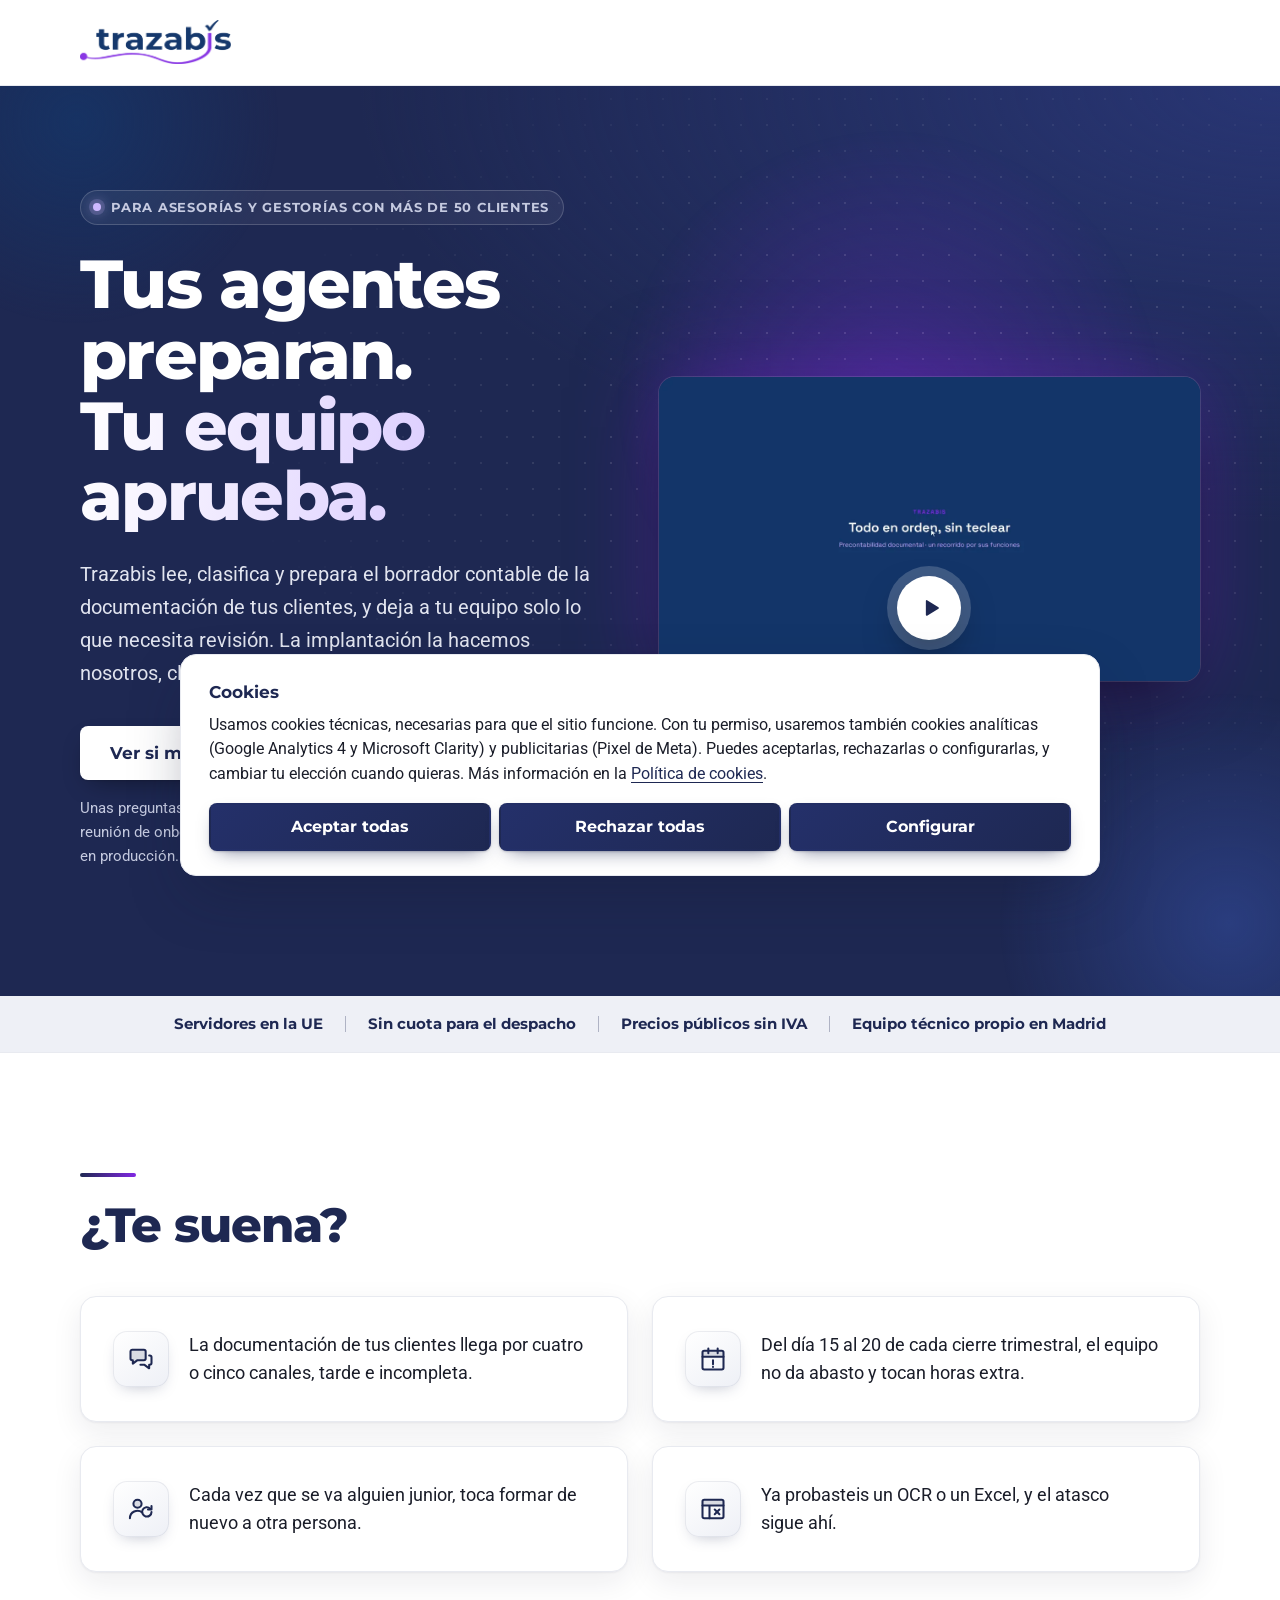
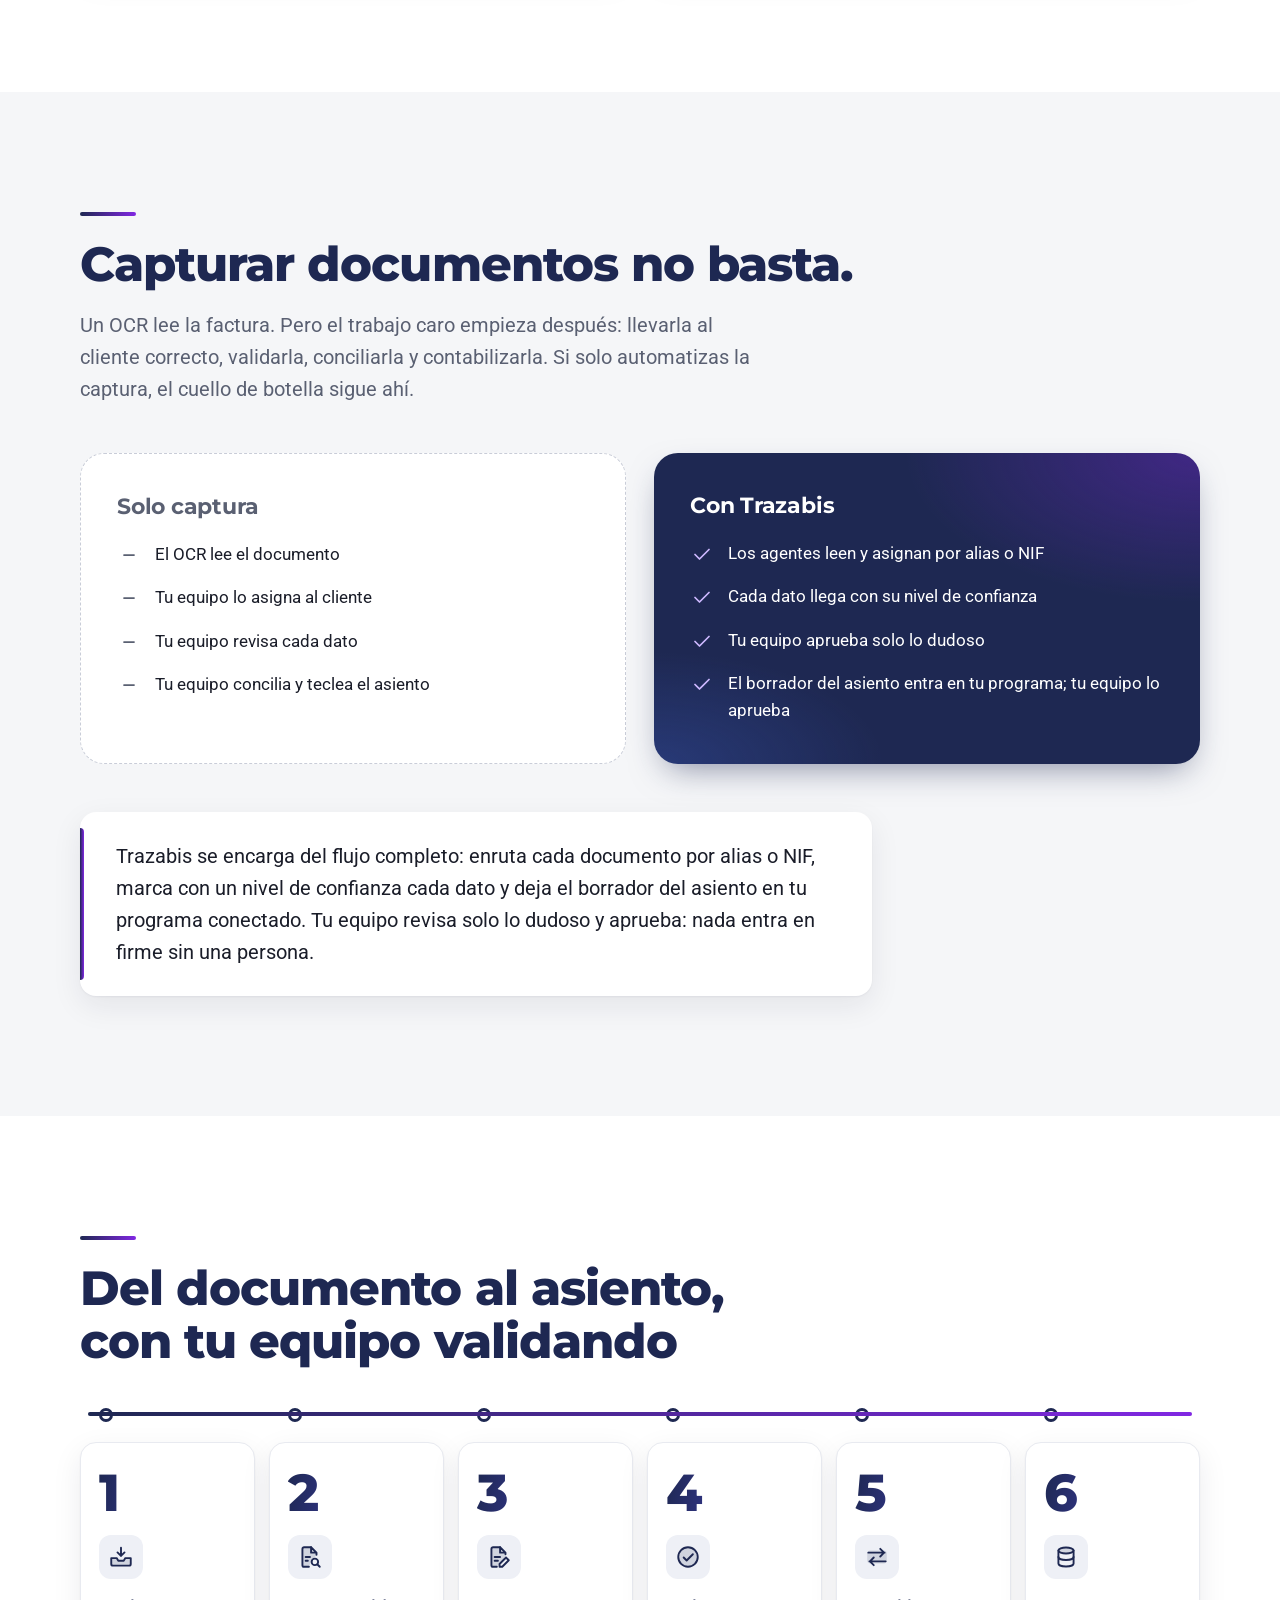
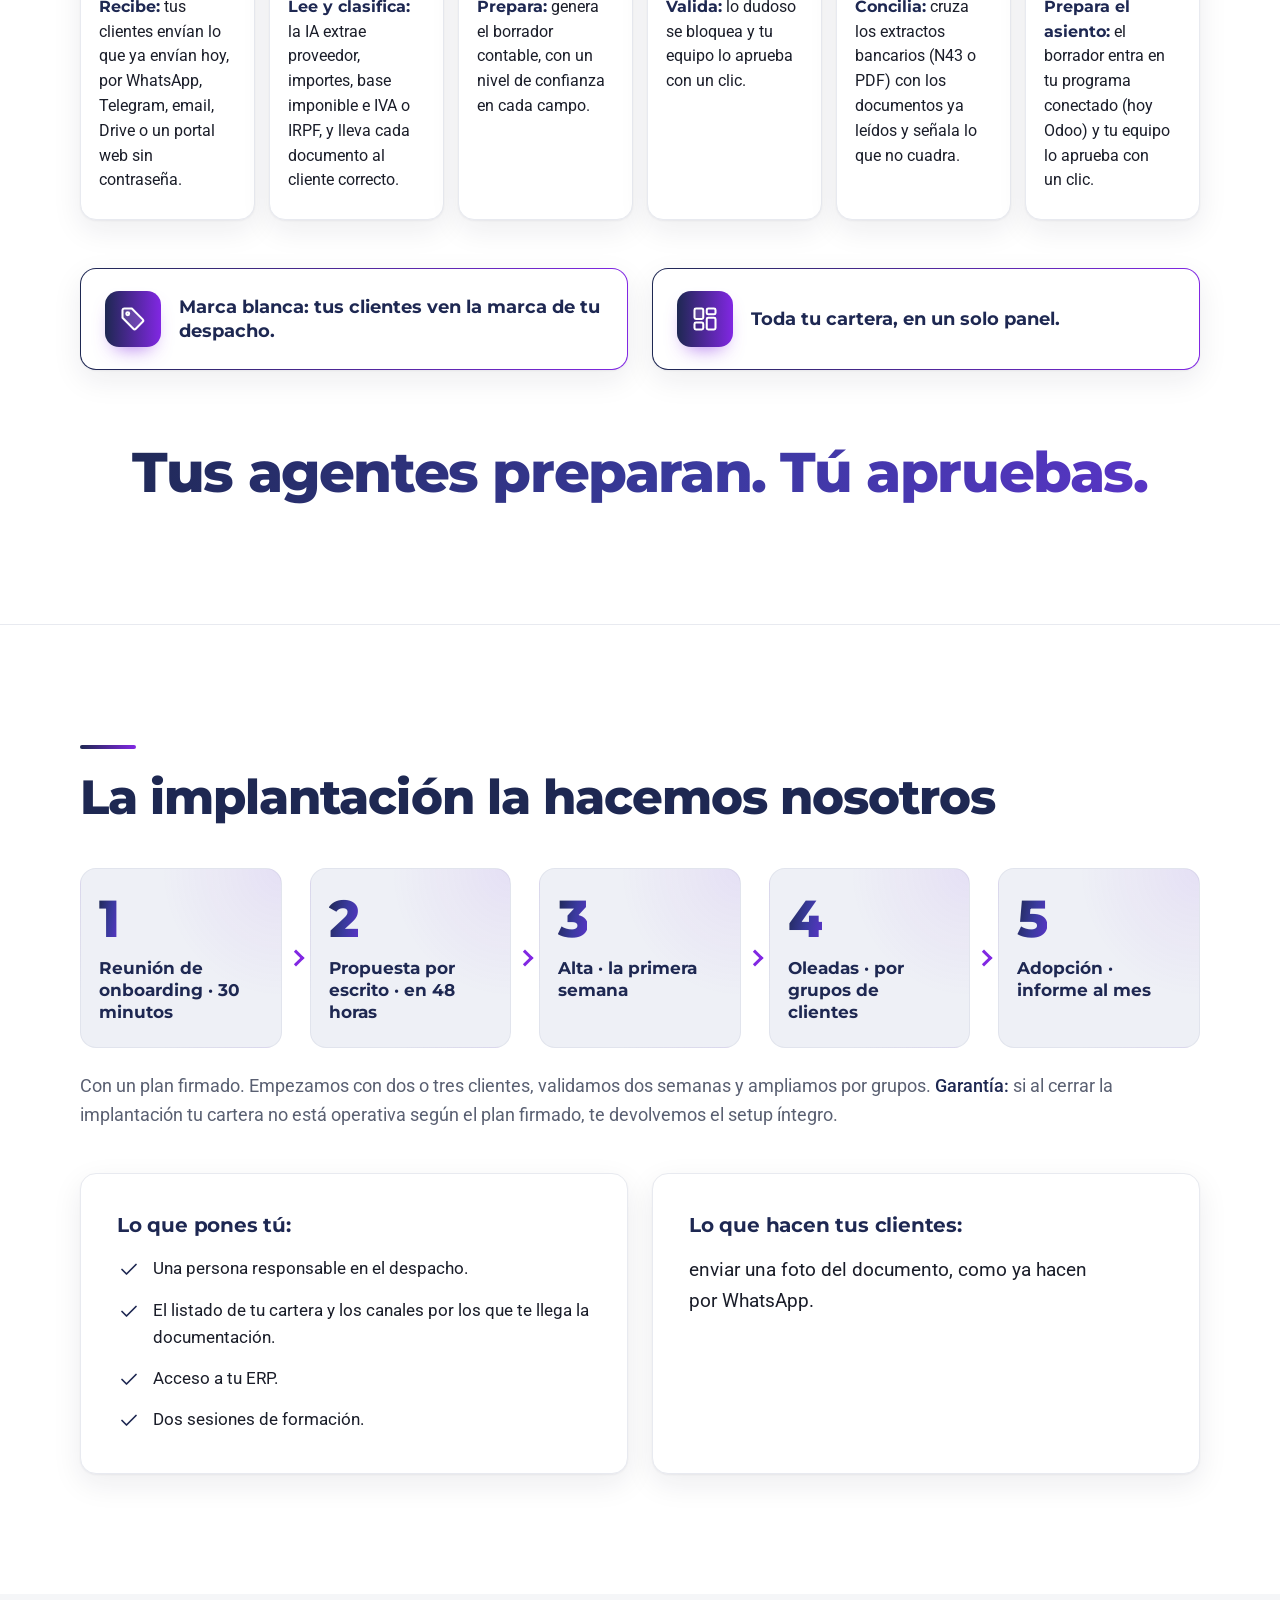
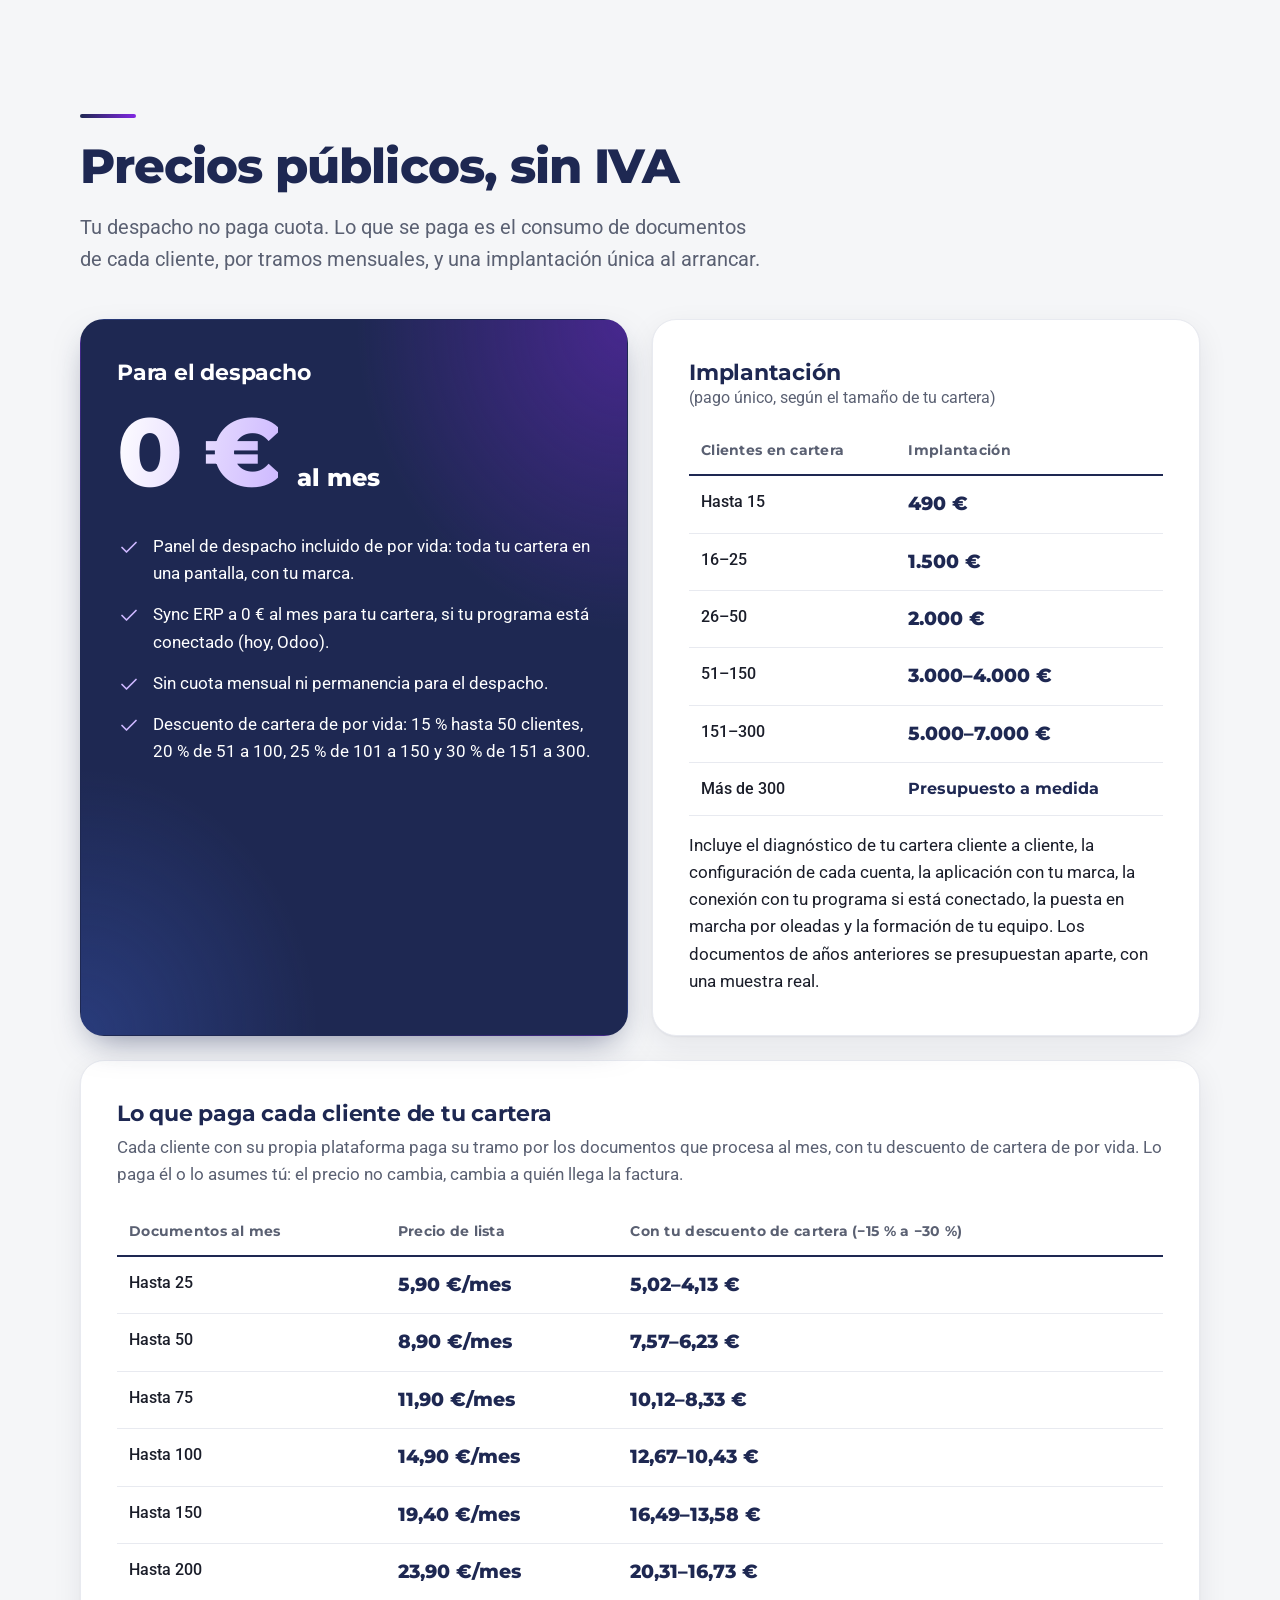
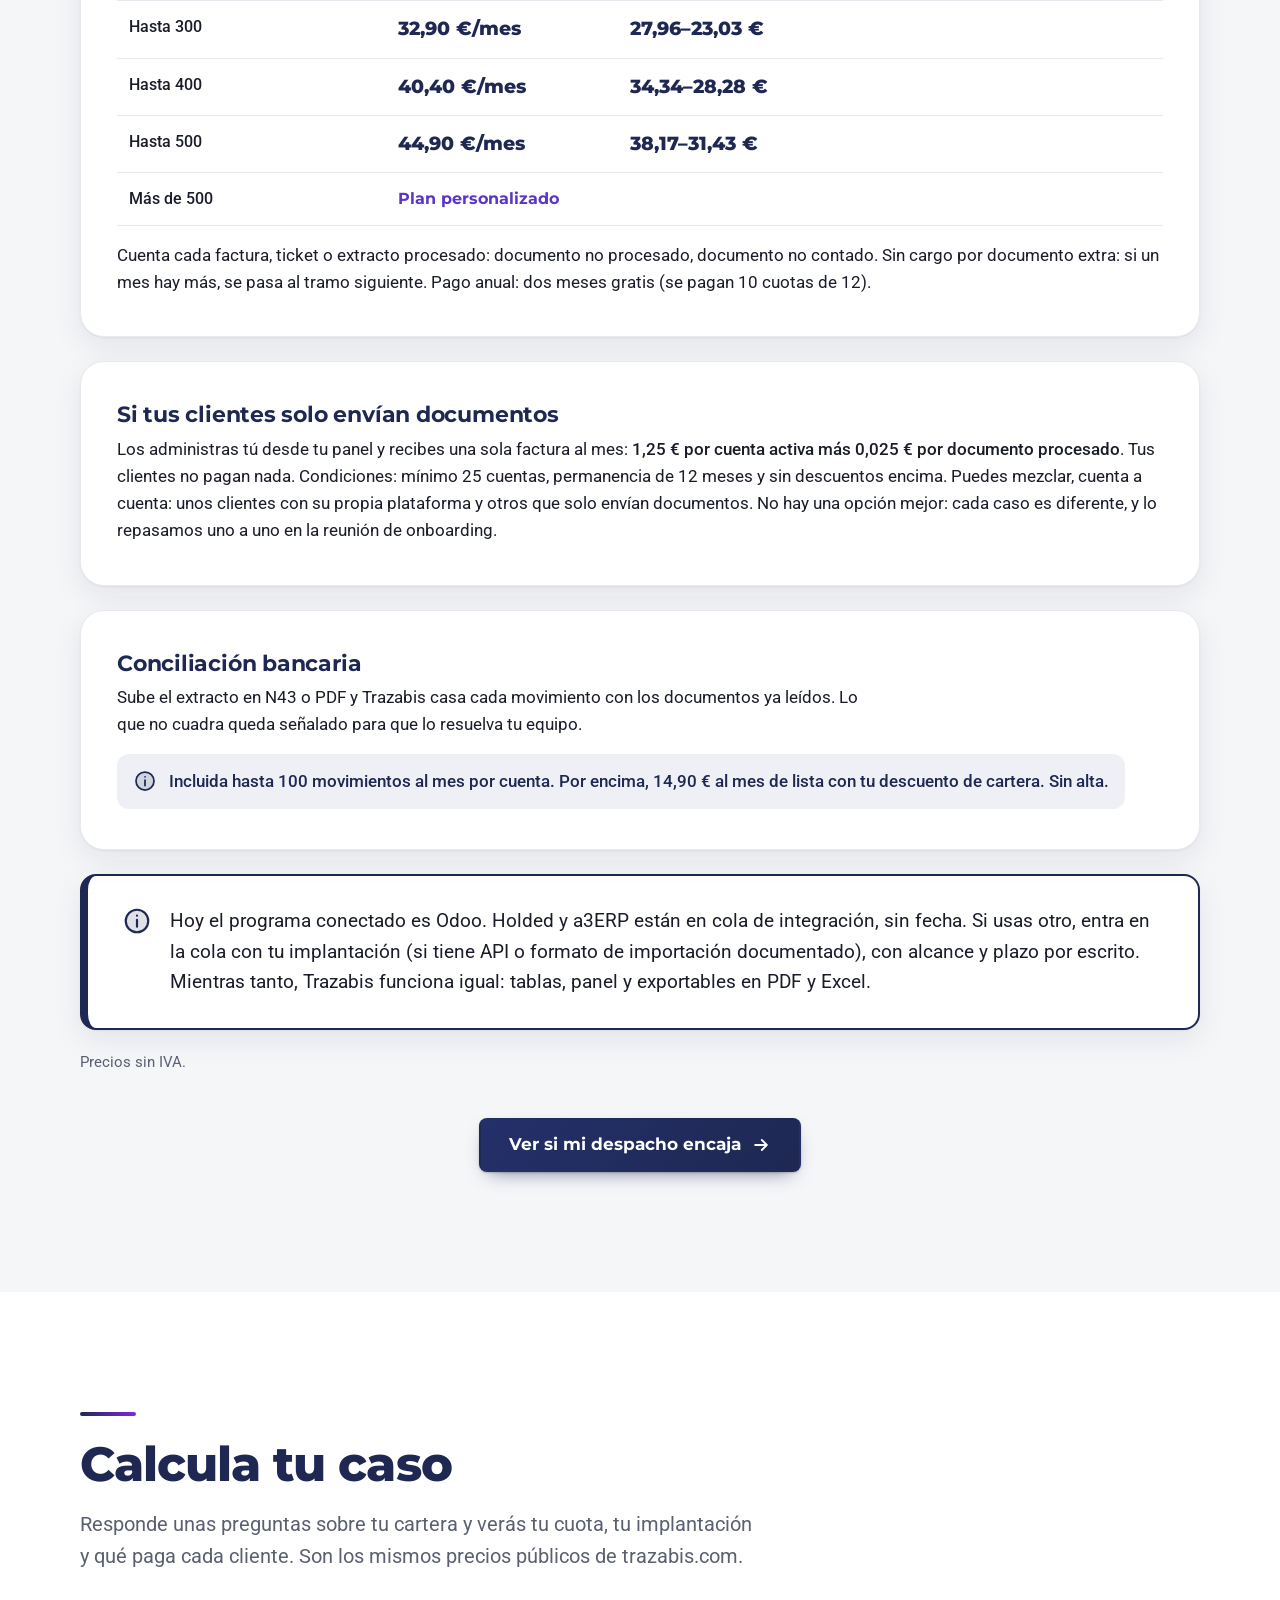
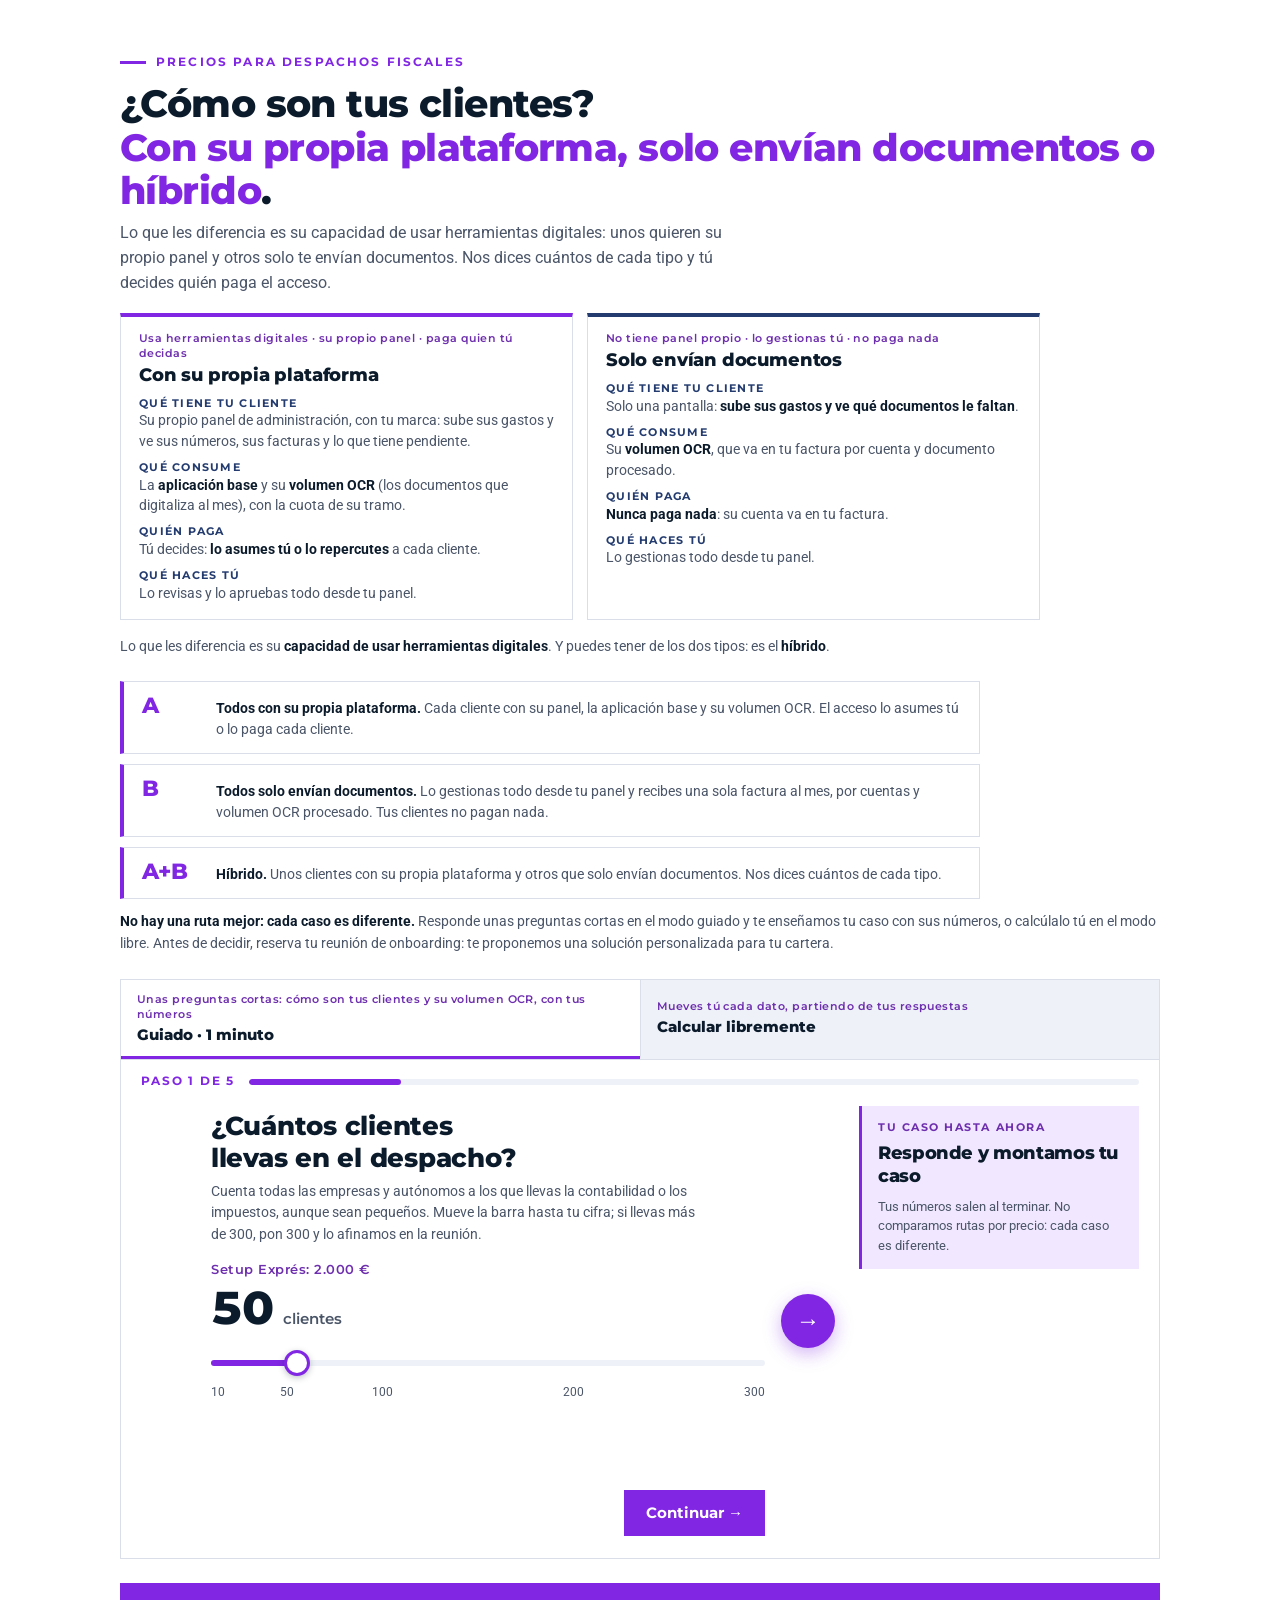
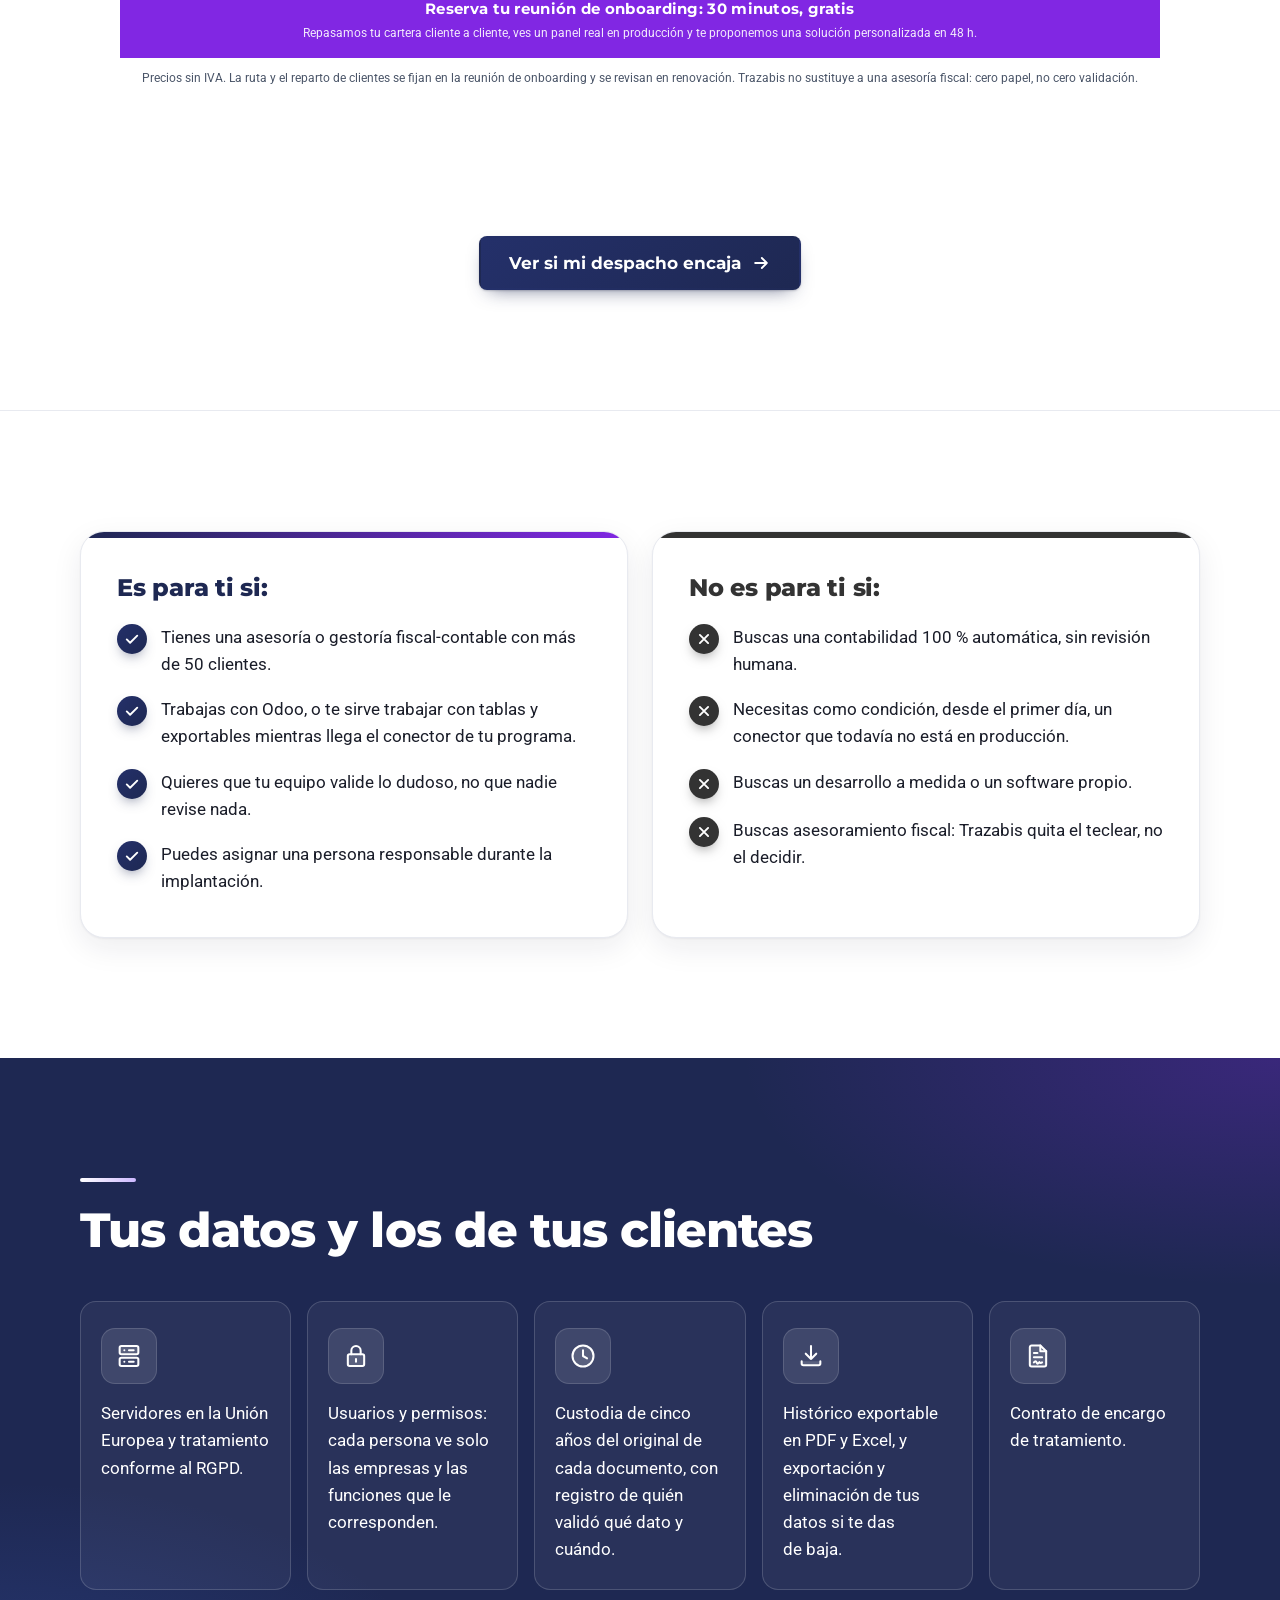
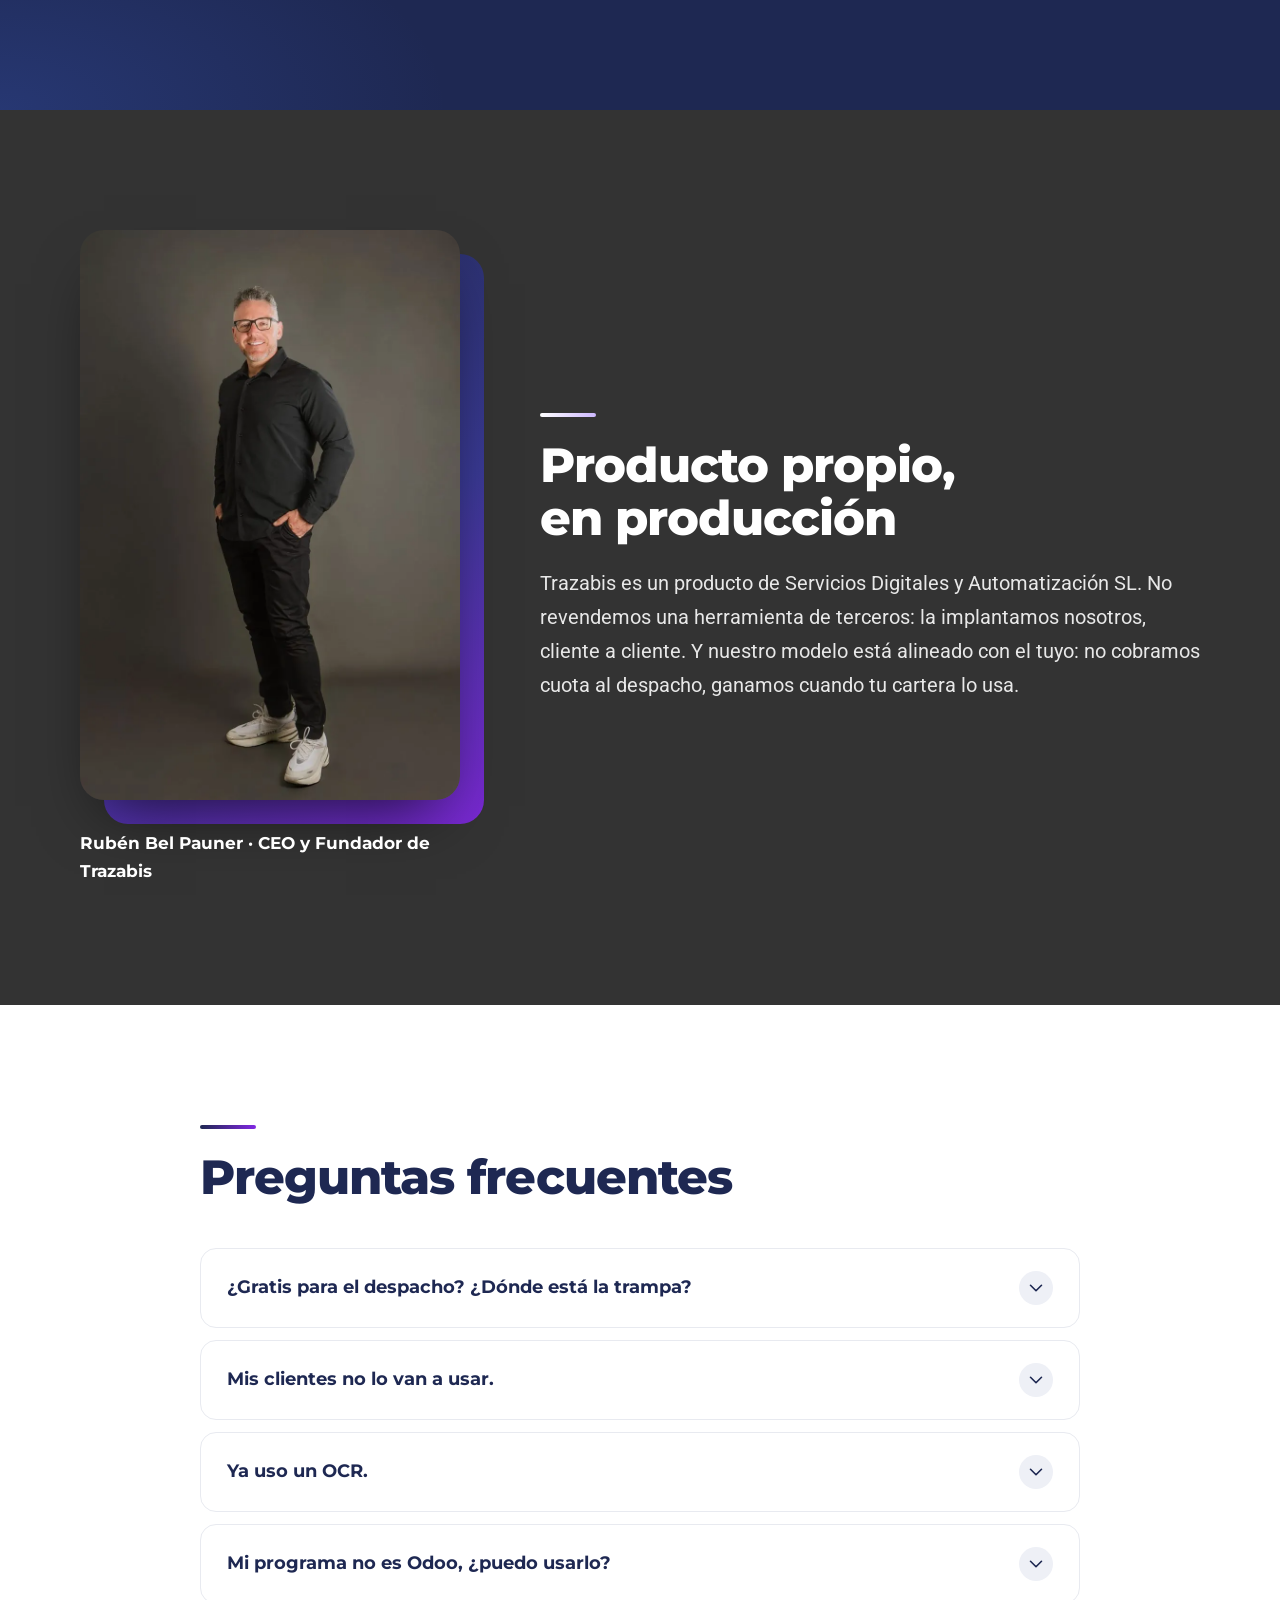
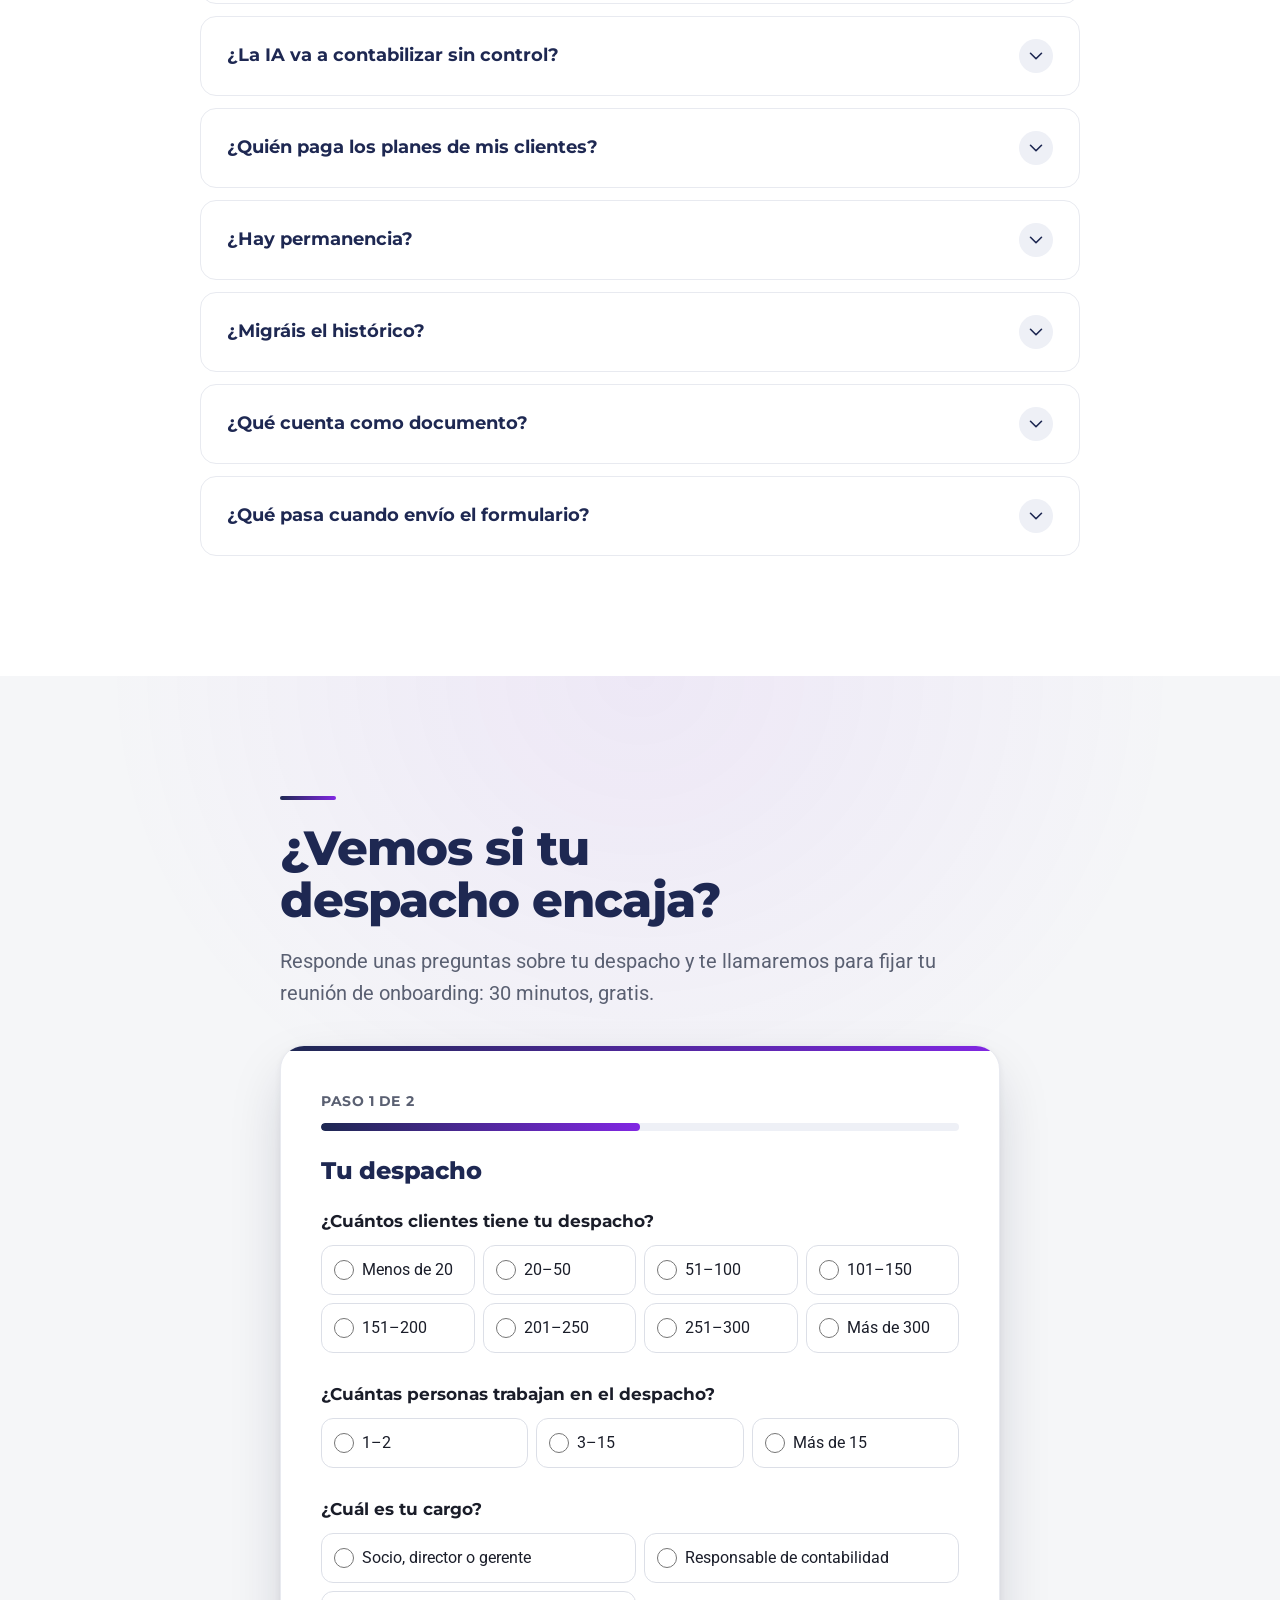
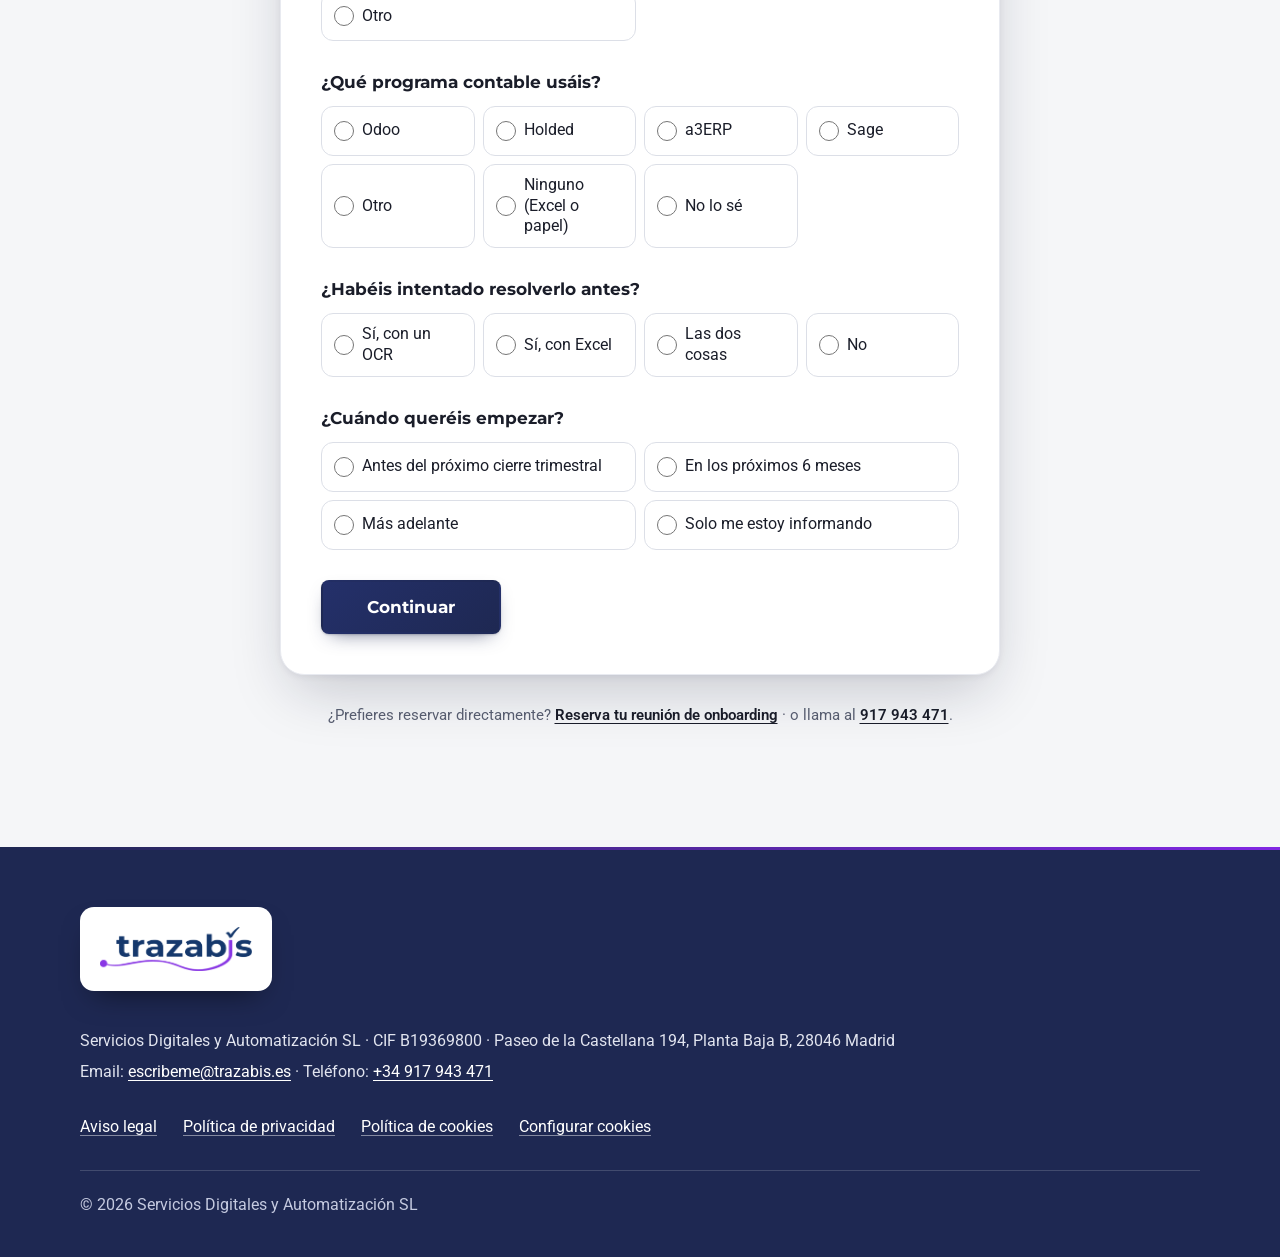
<file: index.html>
<!doctype html>
<html lang="es">
<head>
  <meta charset="utf-8">
  <!-- Redirección a /despachos/ conservando los parámetros de campaña (utm_*, fbclid) -->
  <script>location.replace("despachos/" + location.search + location.hash);</script>
  <meta http-equiv="refresh" content="0; url=despachos/">
  <meta name="viewport" content="width=device-width, initial-scale=1">
  <title>Trazabis para despachos</title>
  <meta name="robots" content="noindex, follow">
  <link rel="icon" href="data:,">
</head>
<body>
  <h1><a href="despachos/">Trazabis para despachos</a></h1>
</body>
</html>
</file>
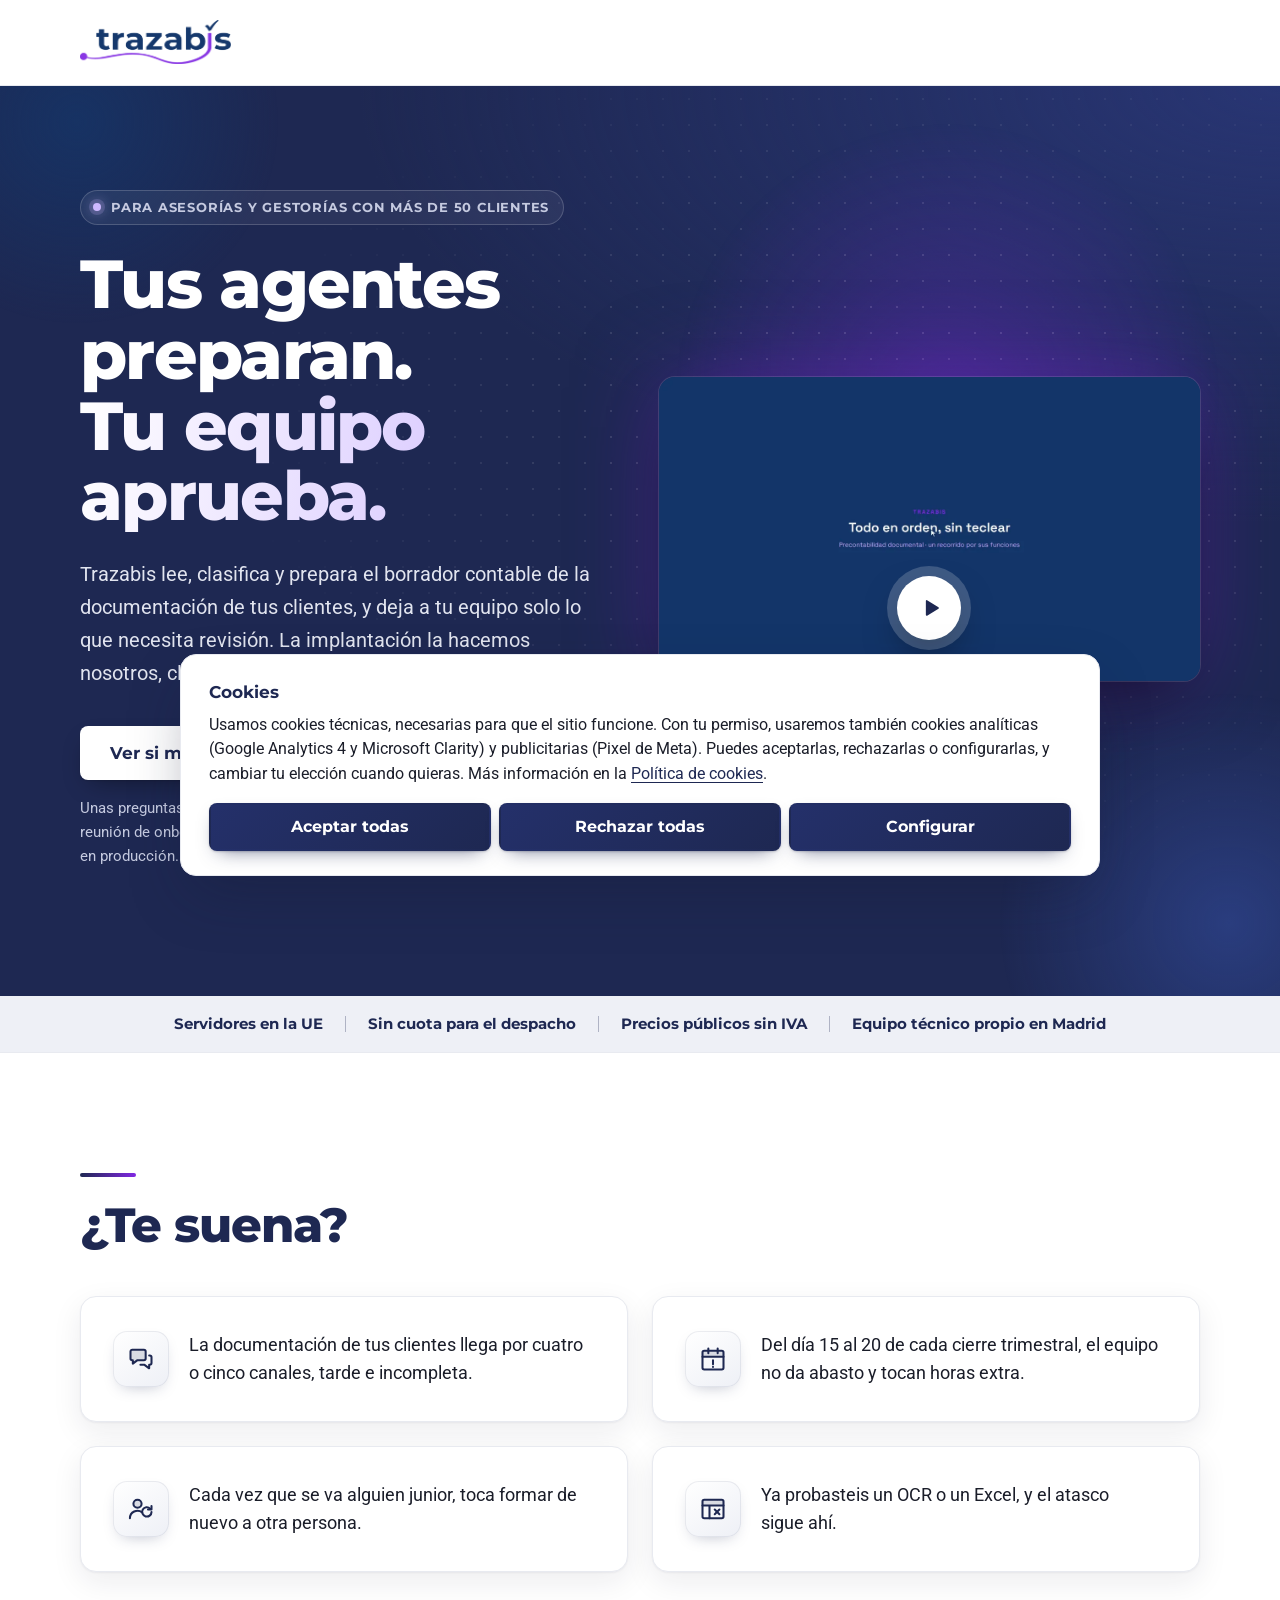
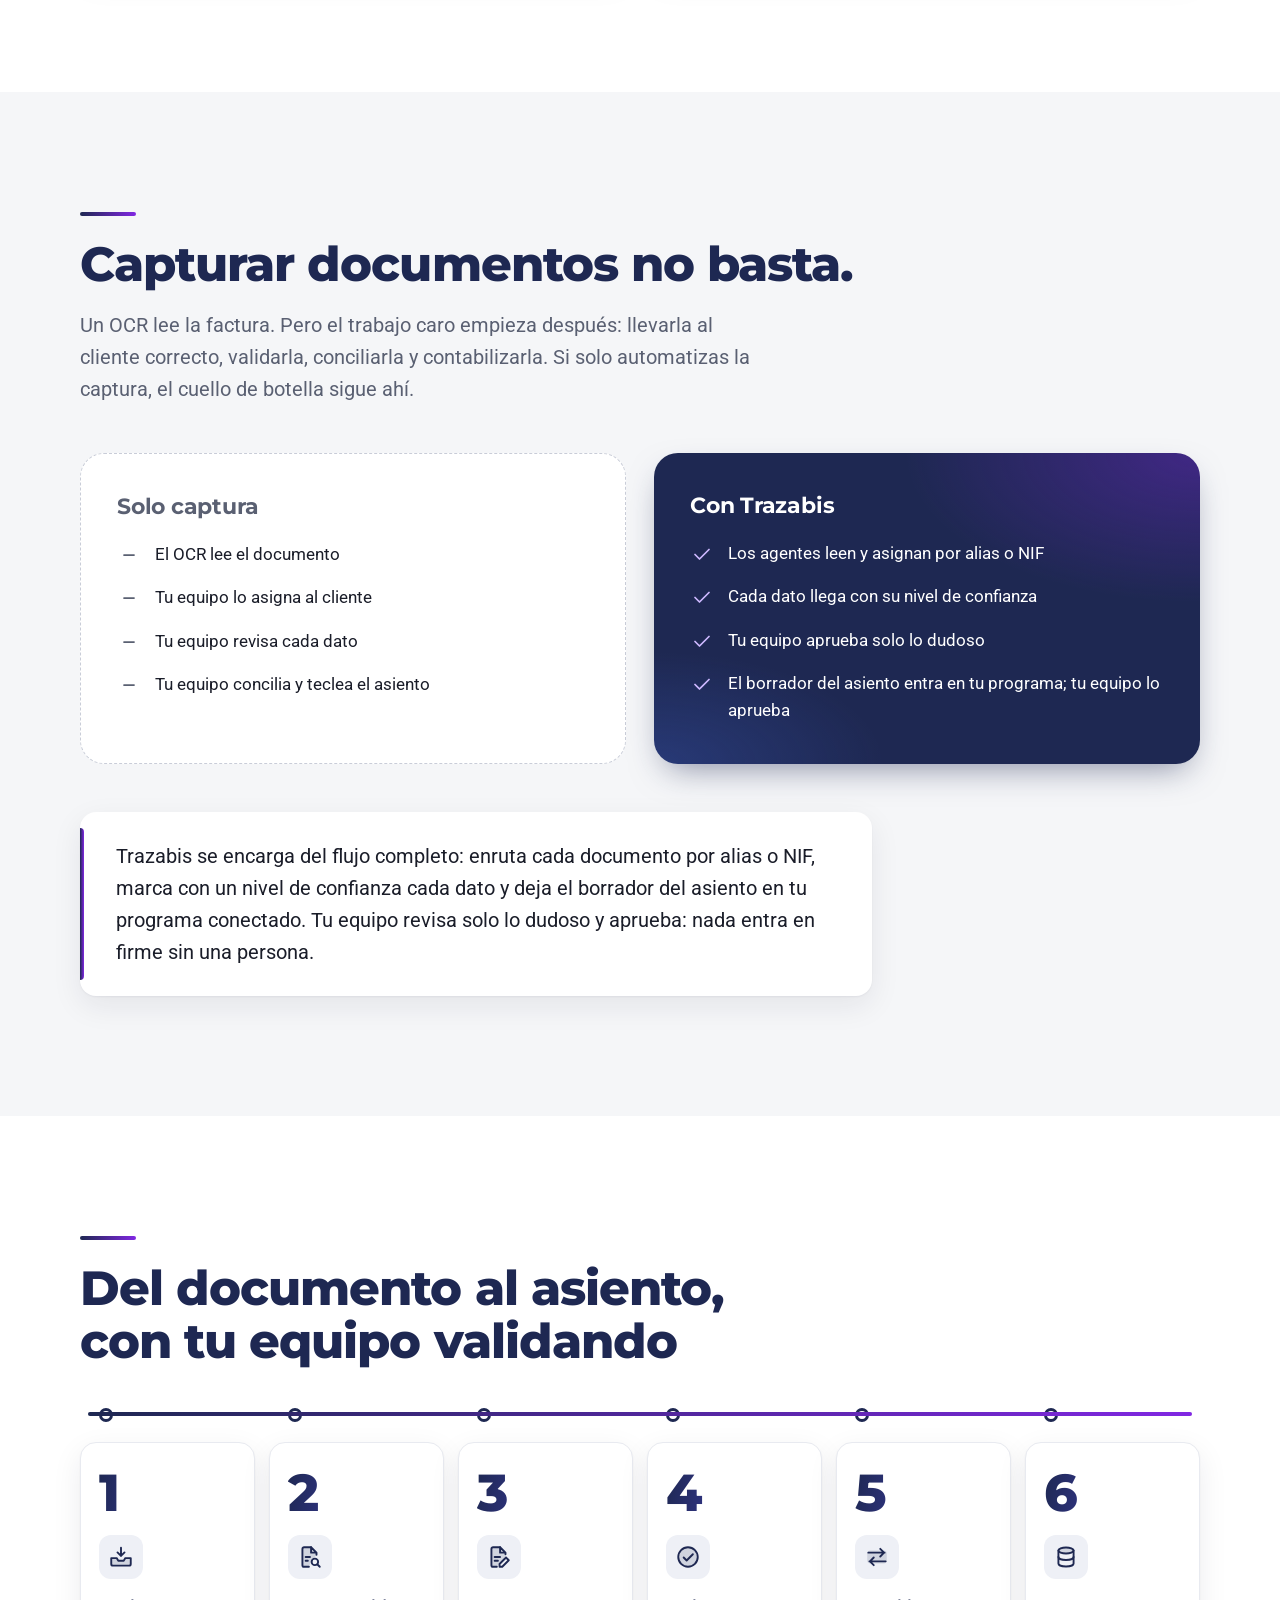
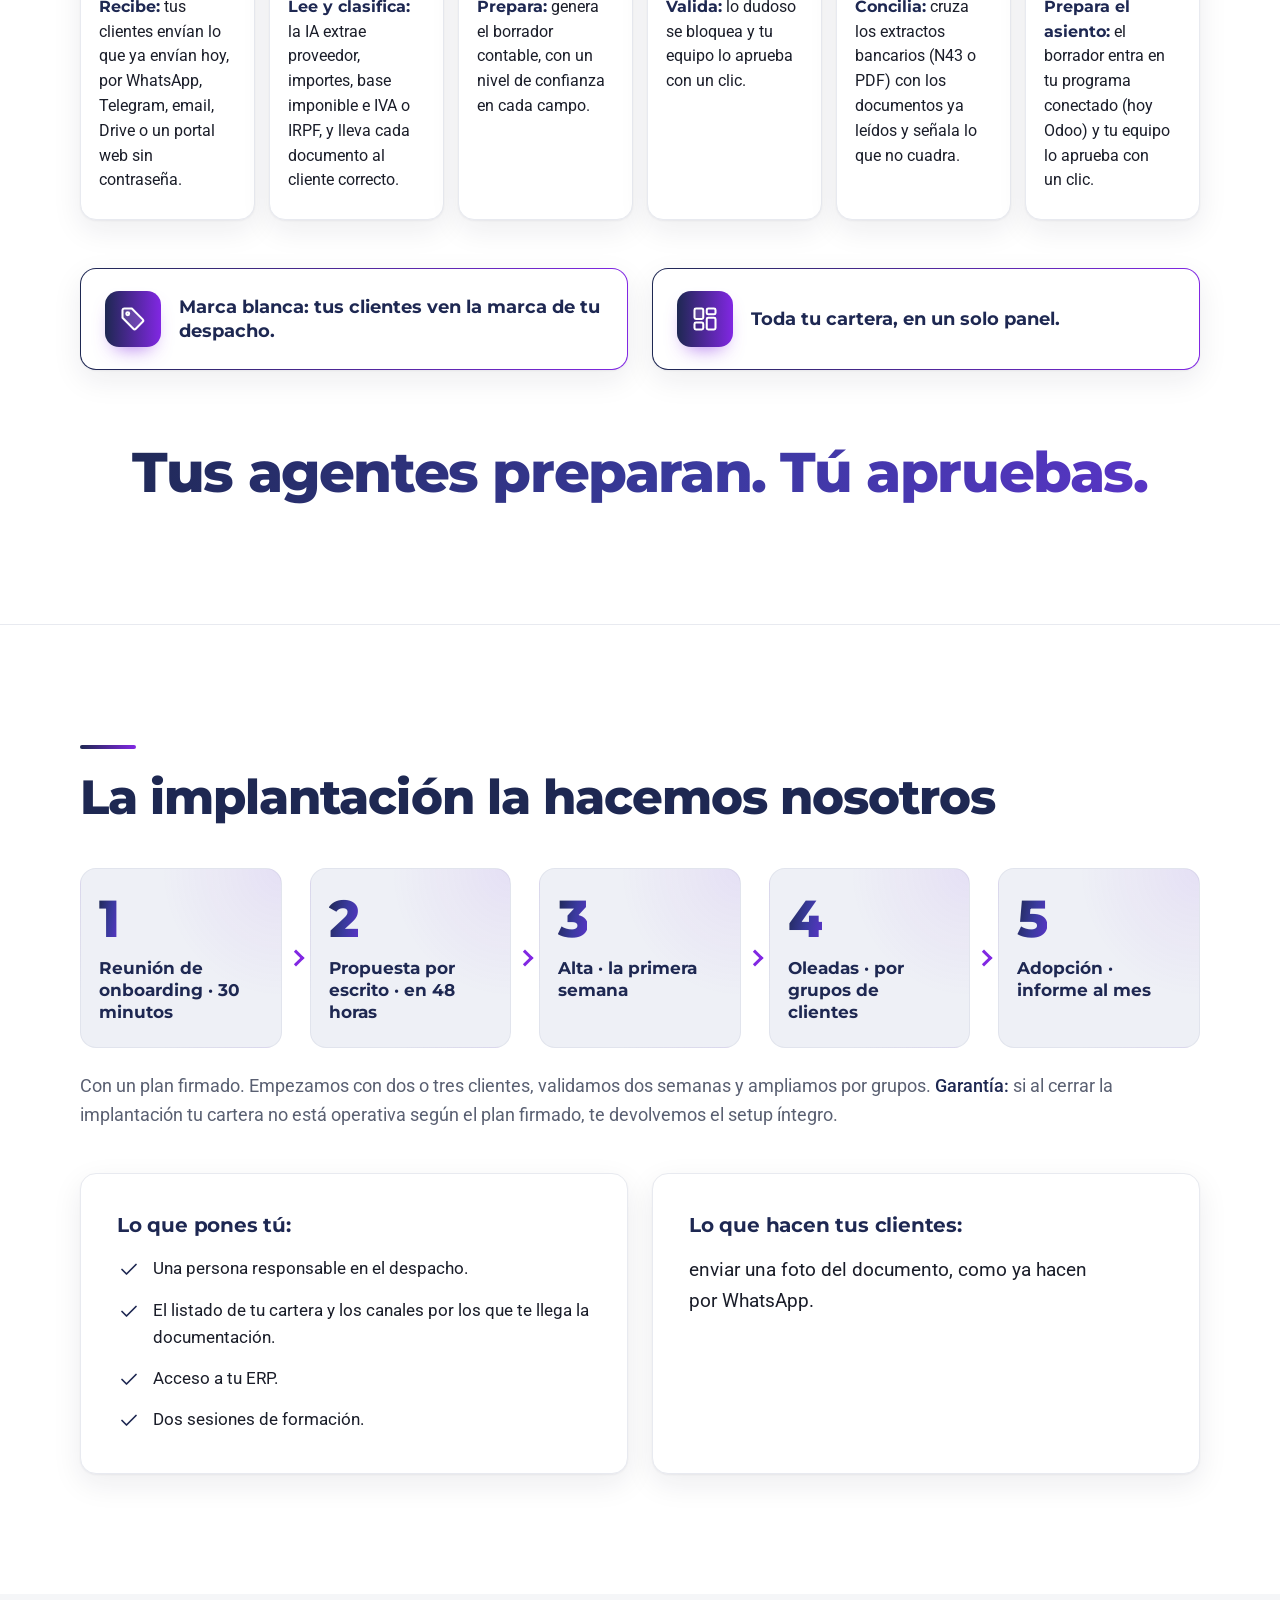
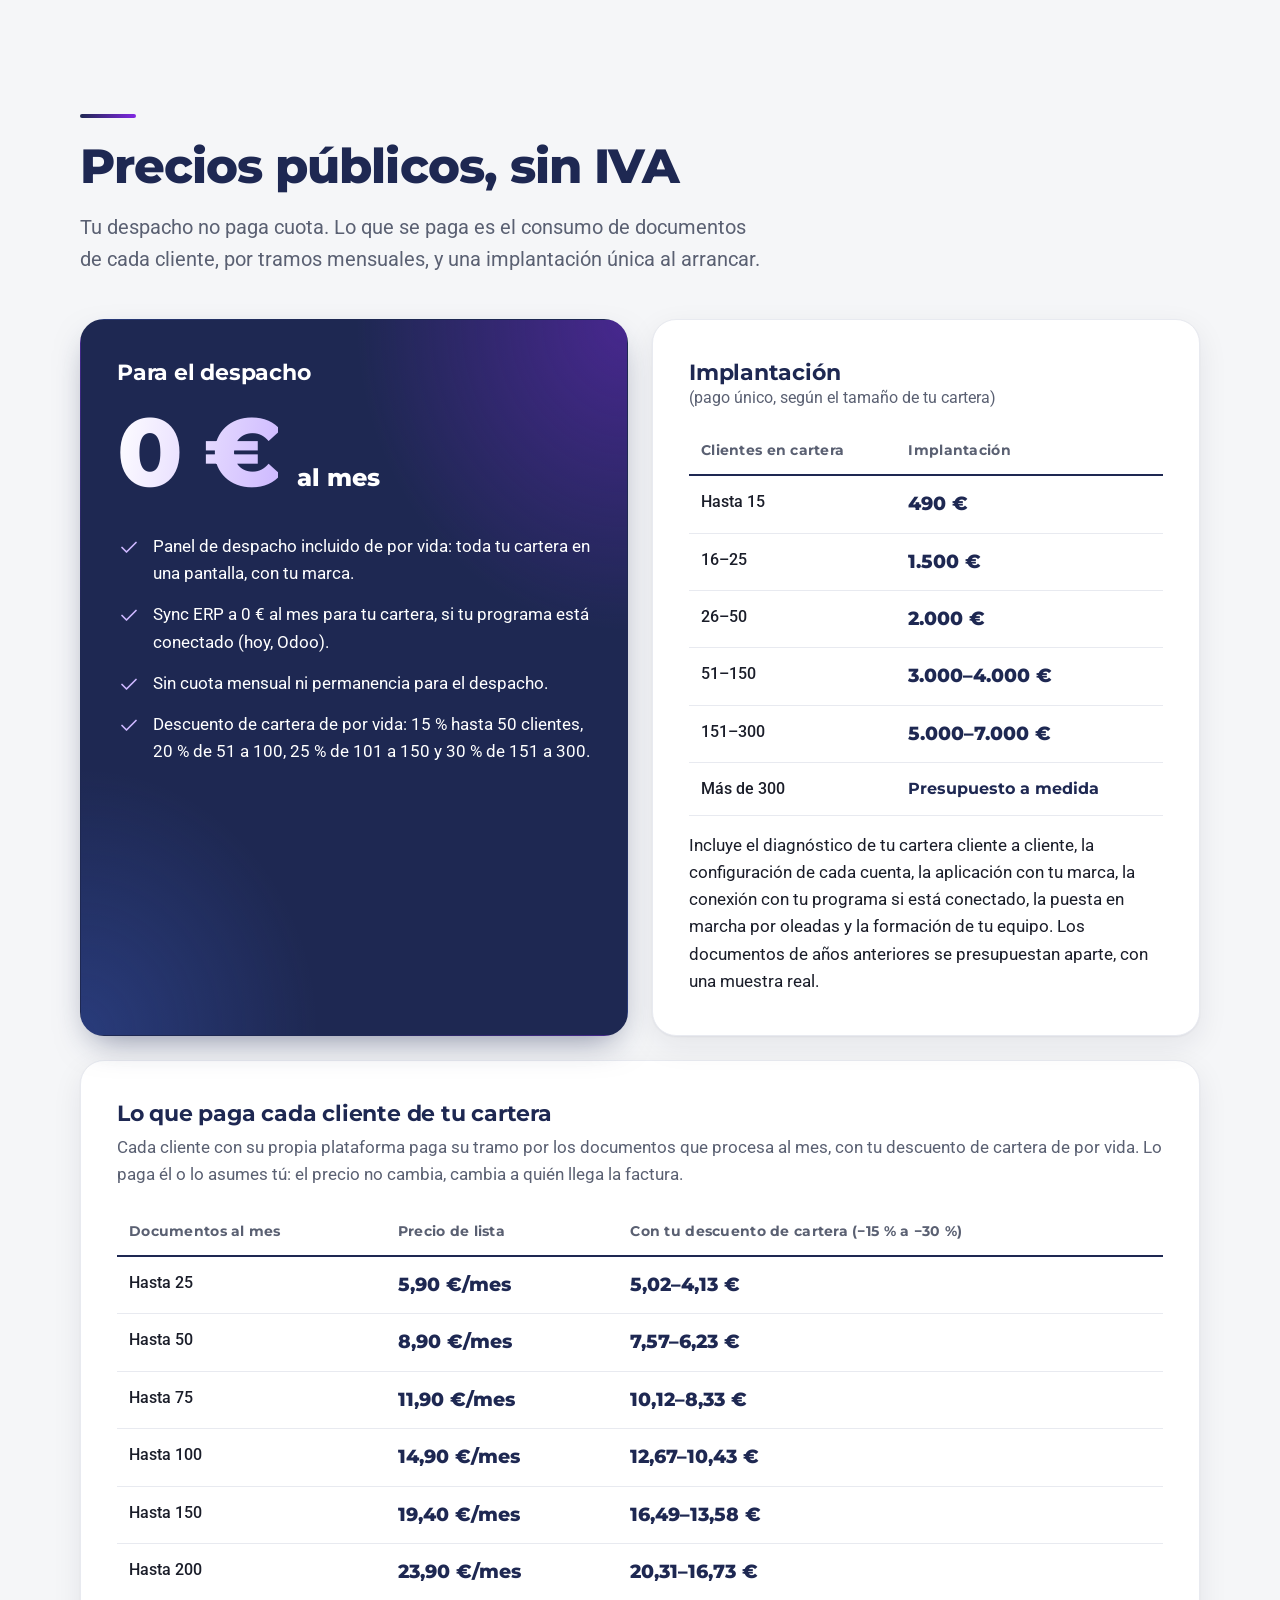
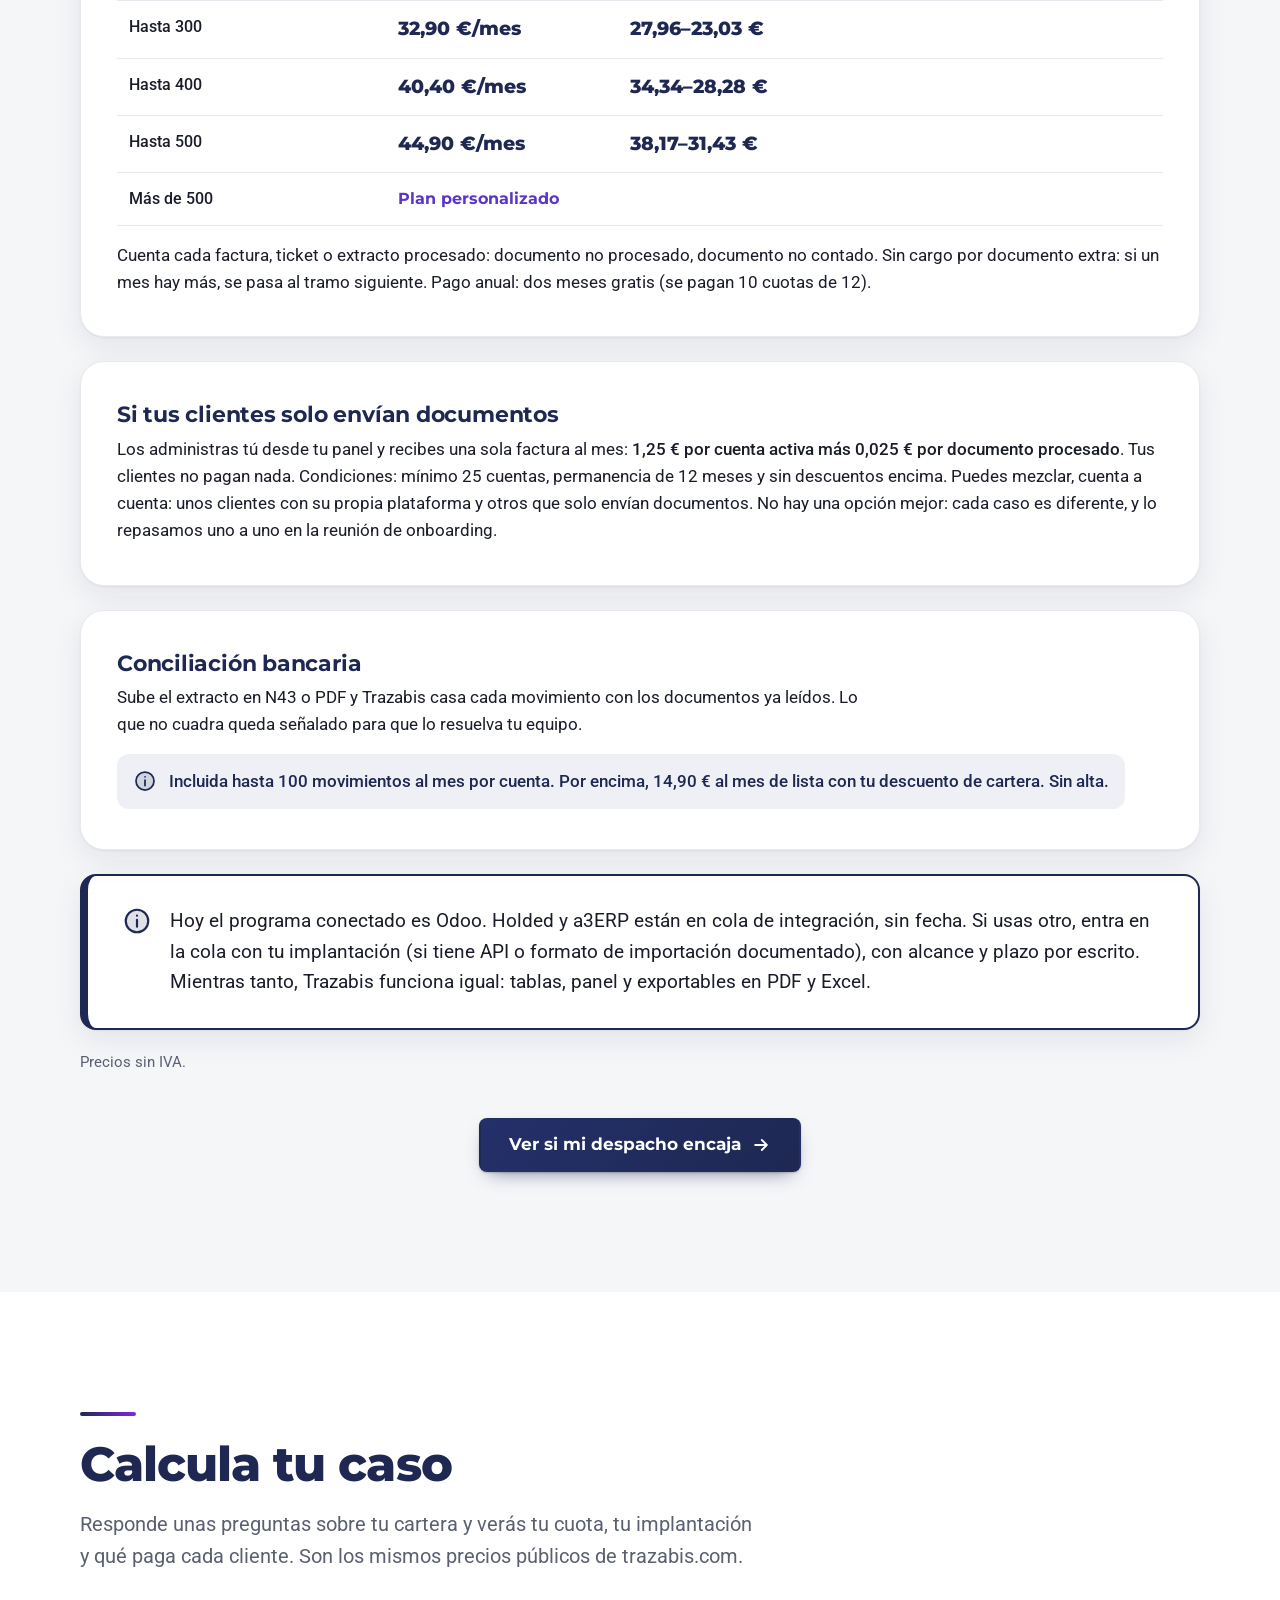
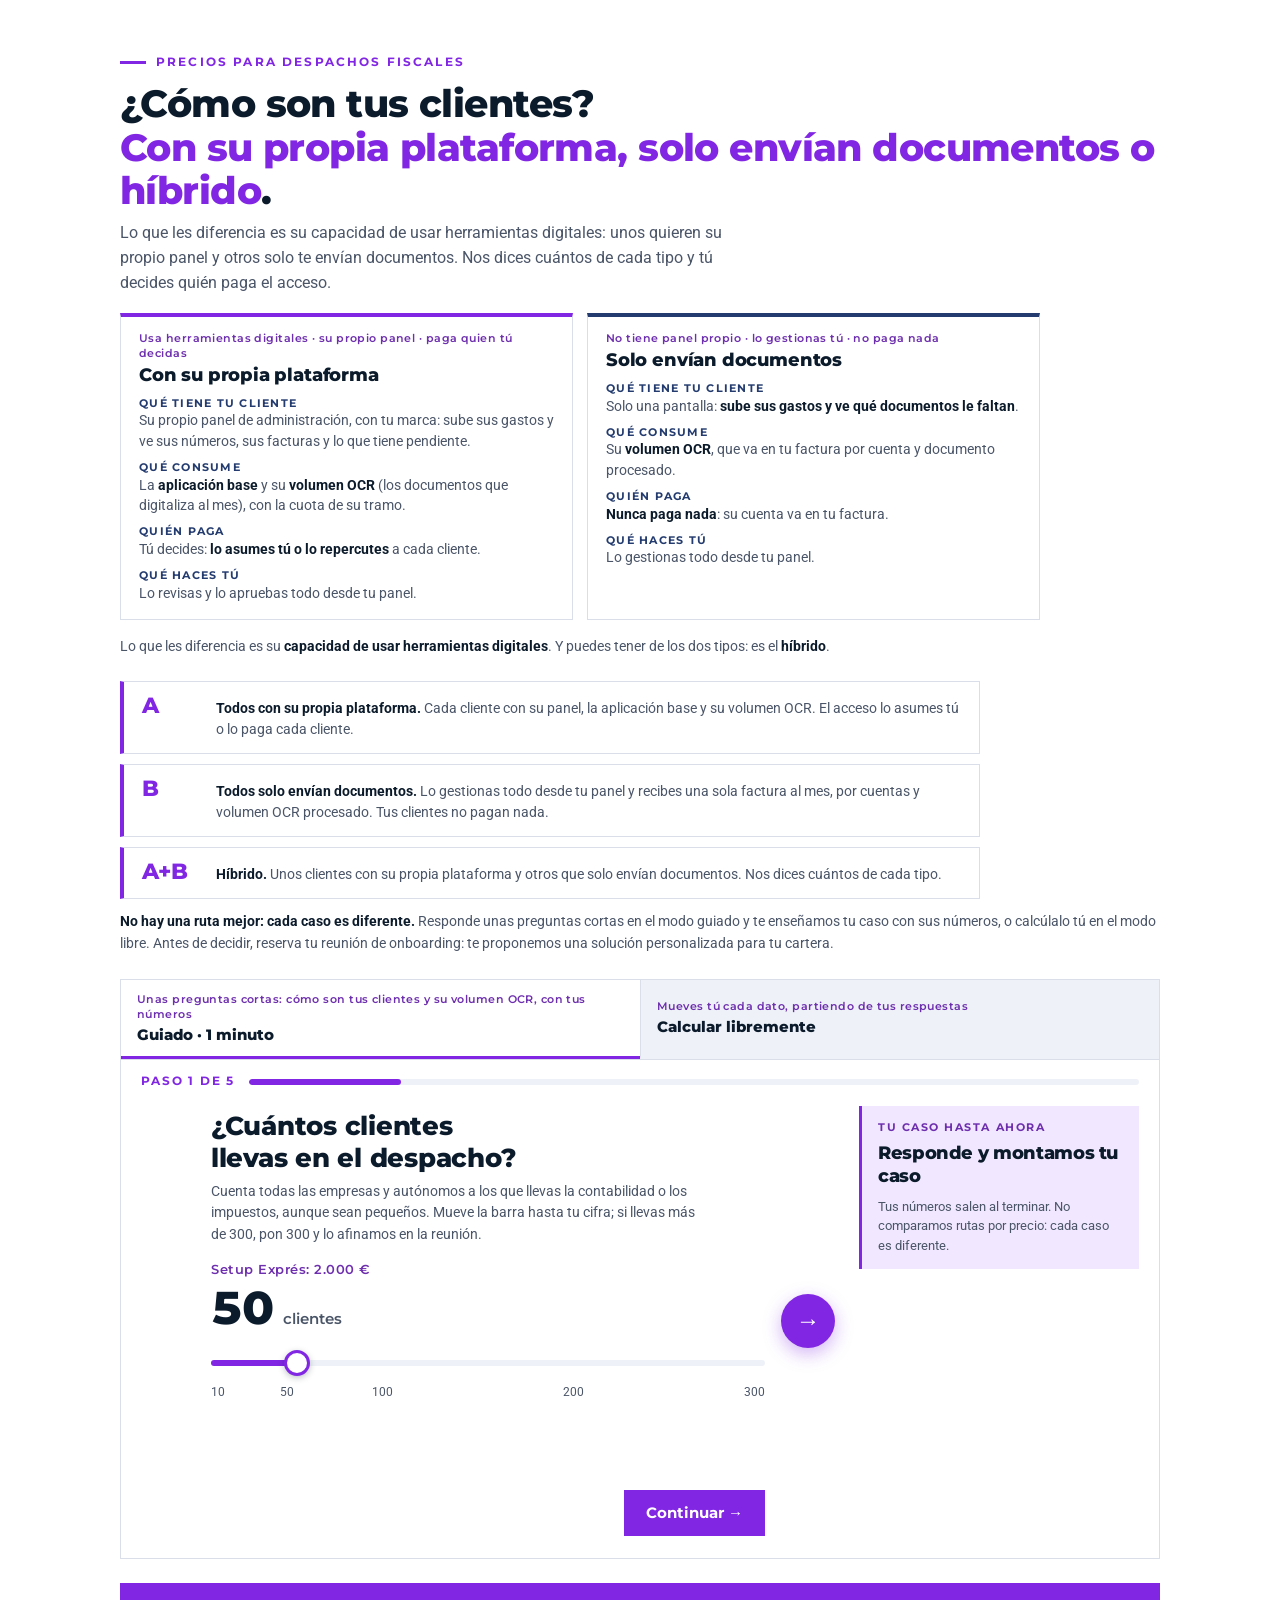
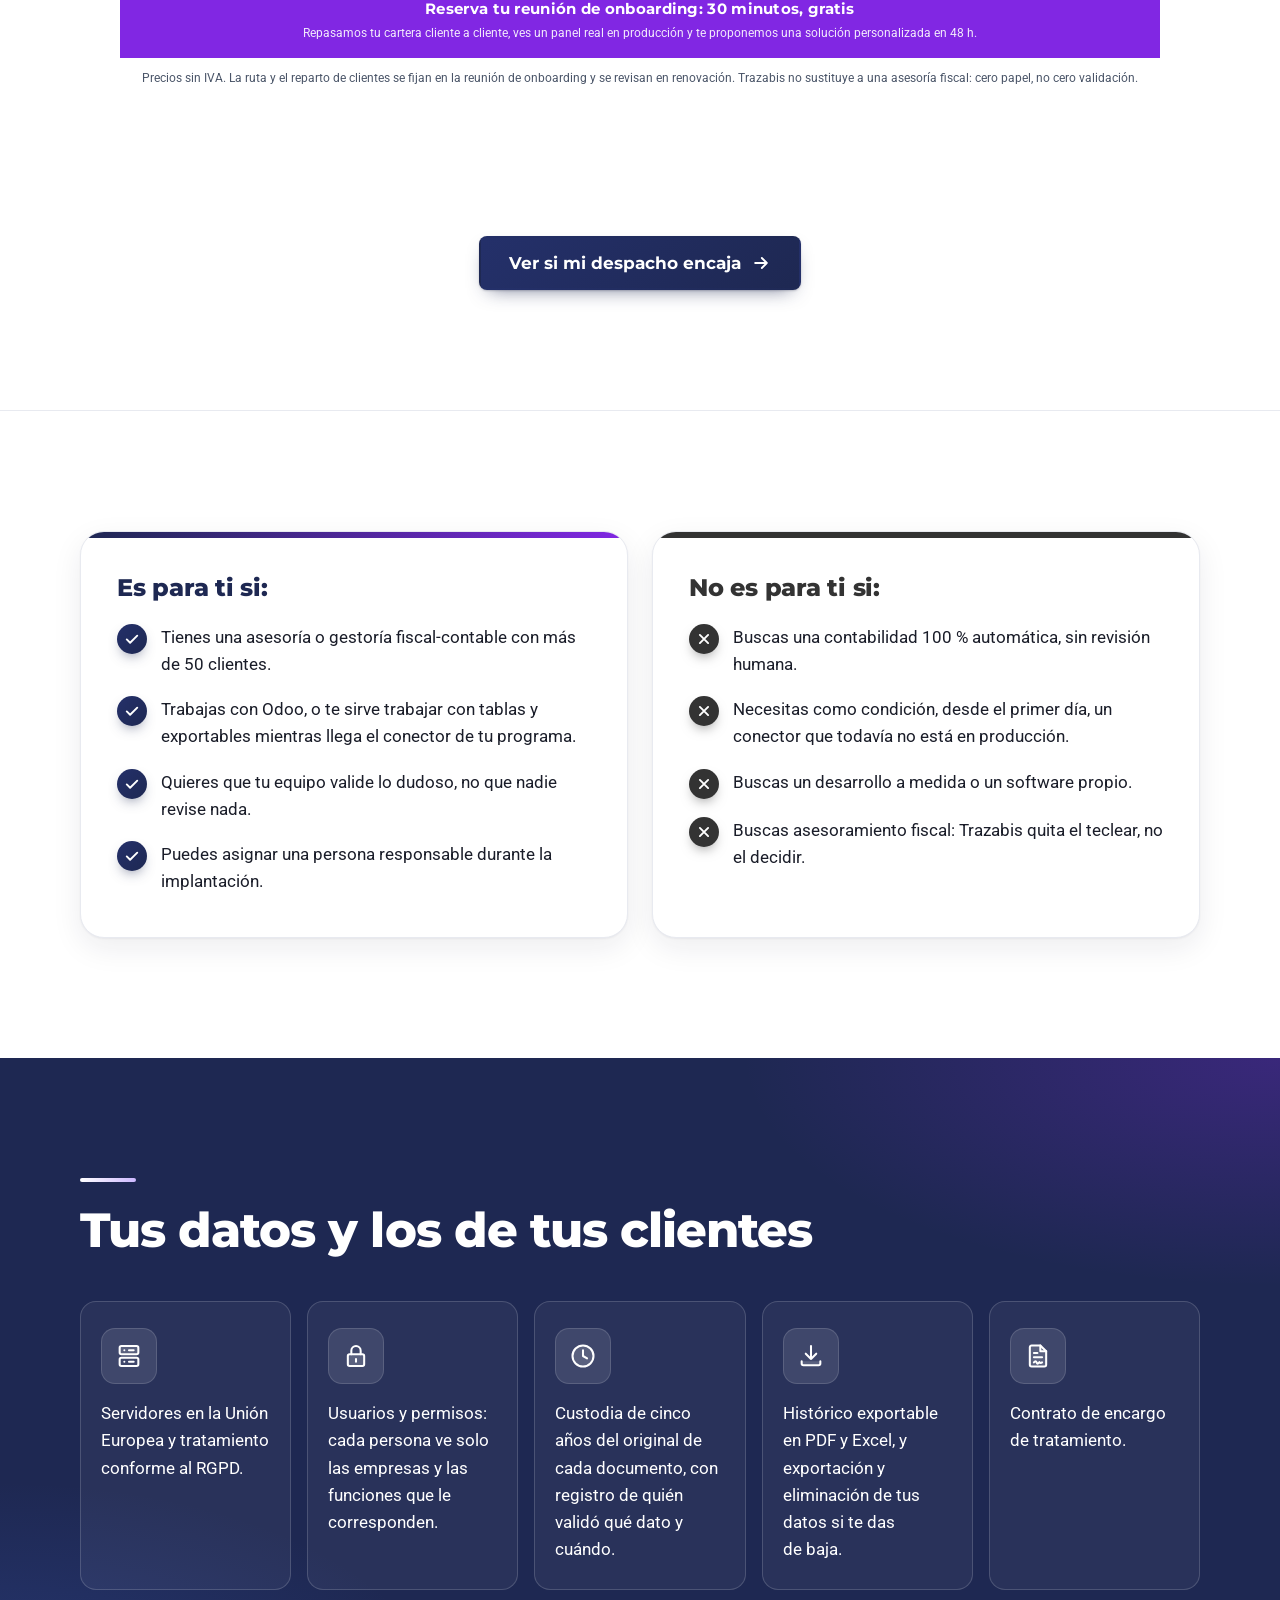
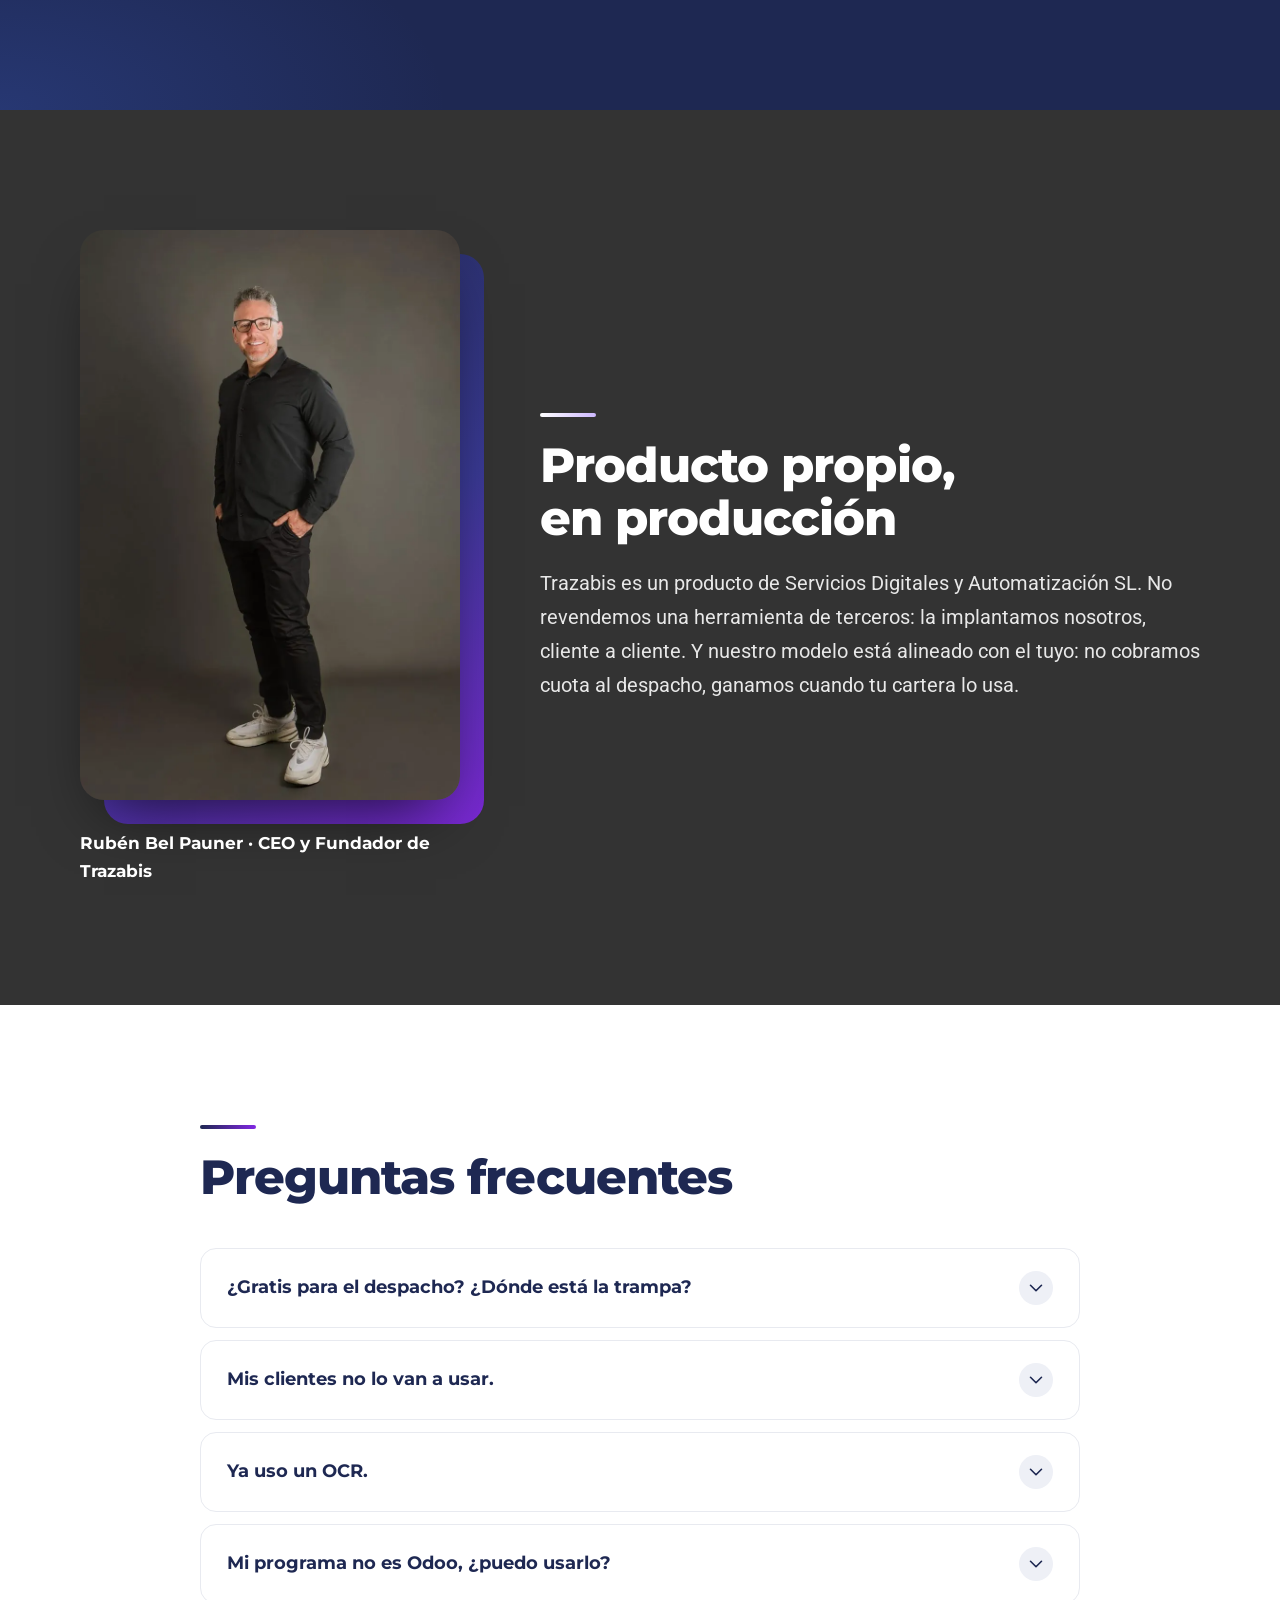
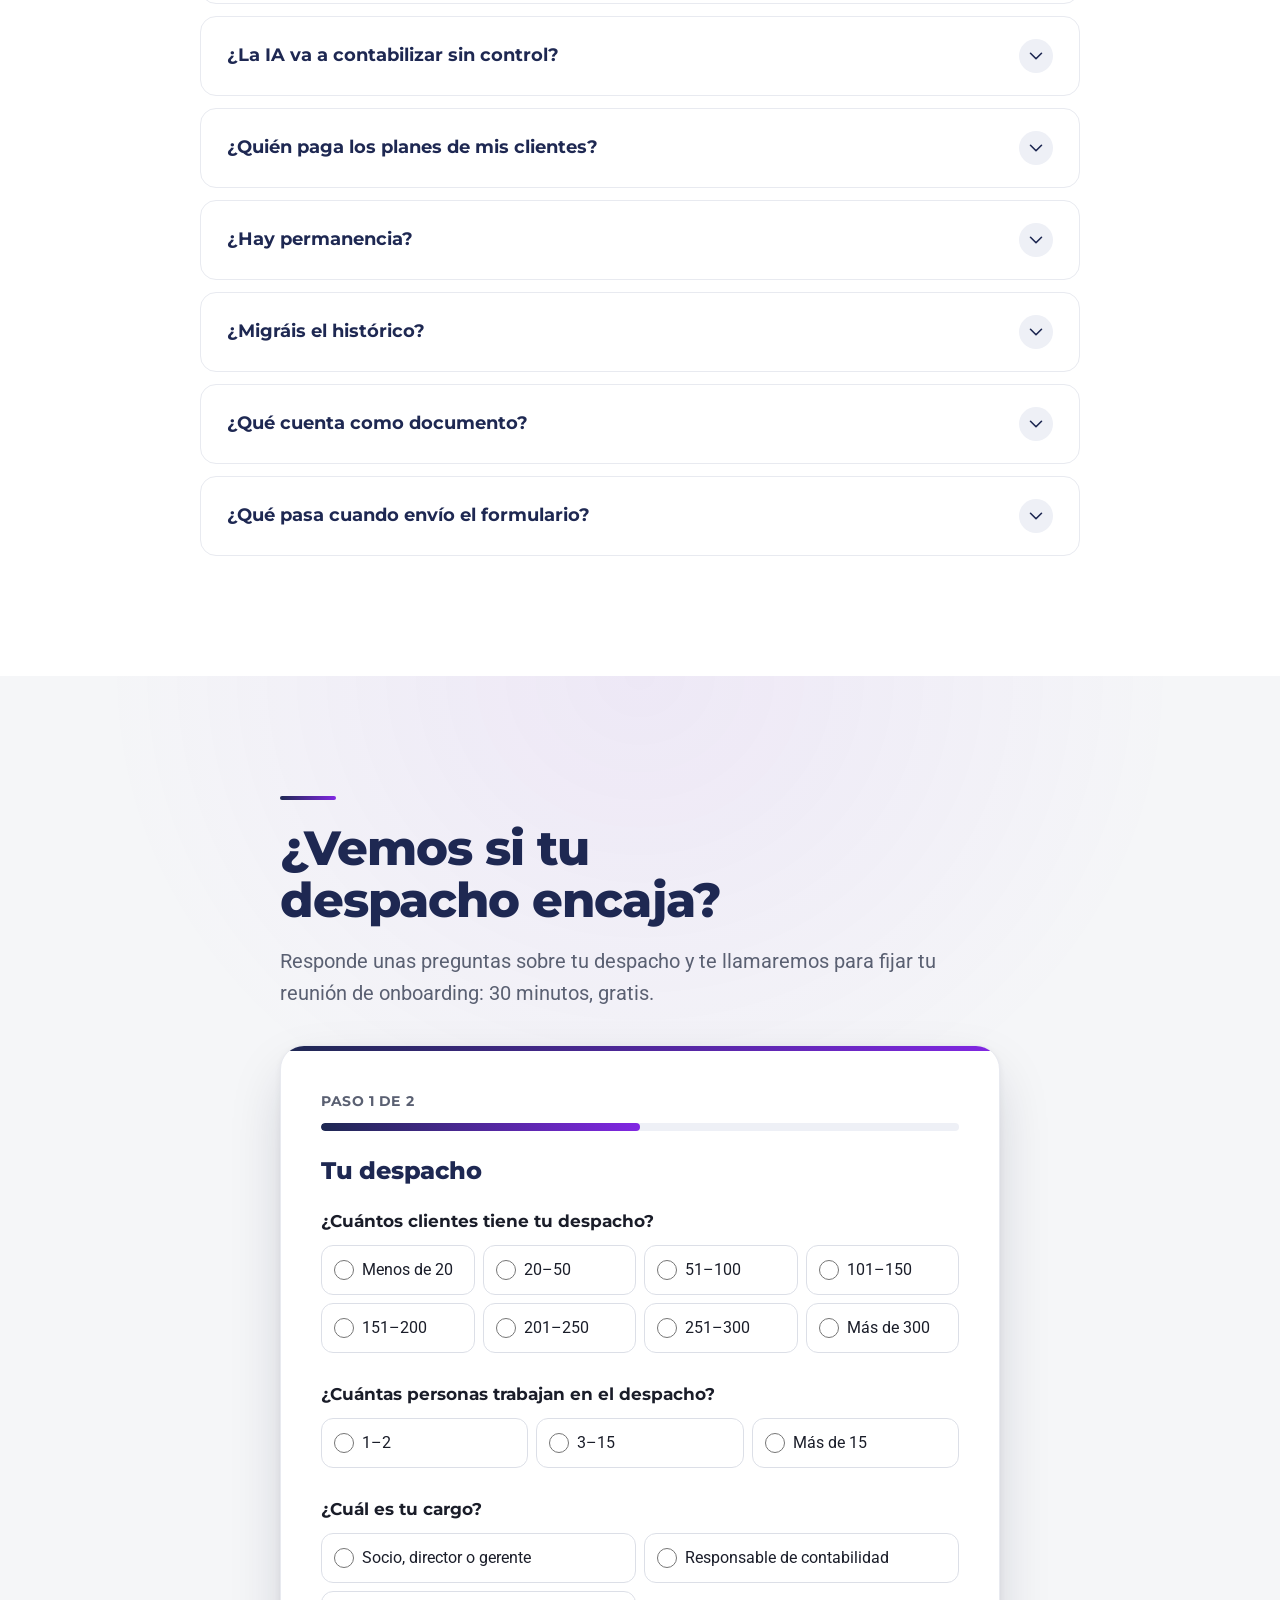
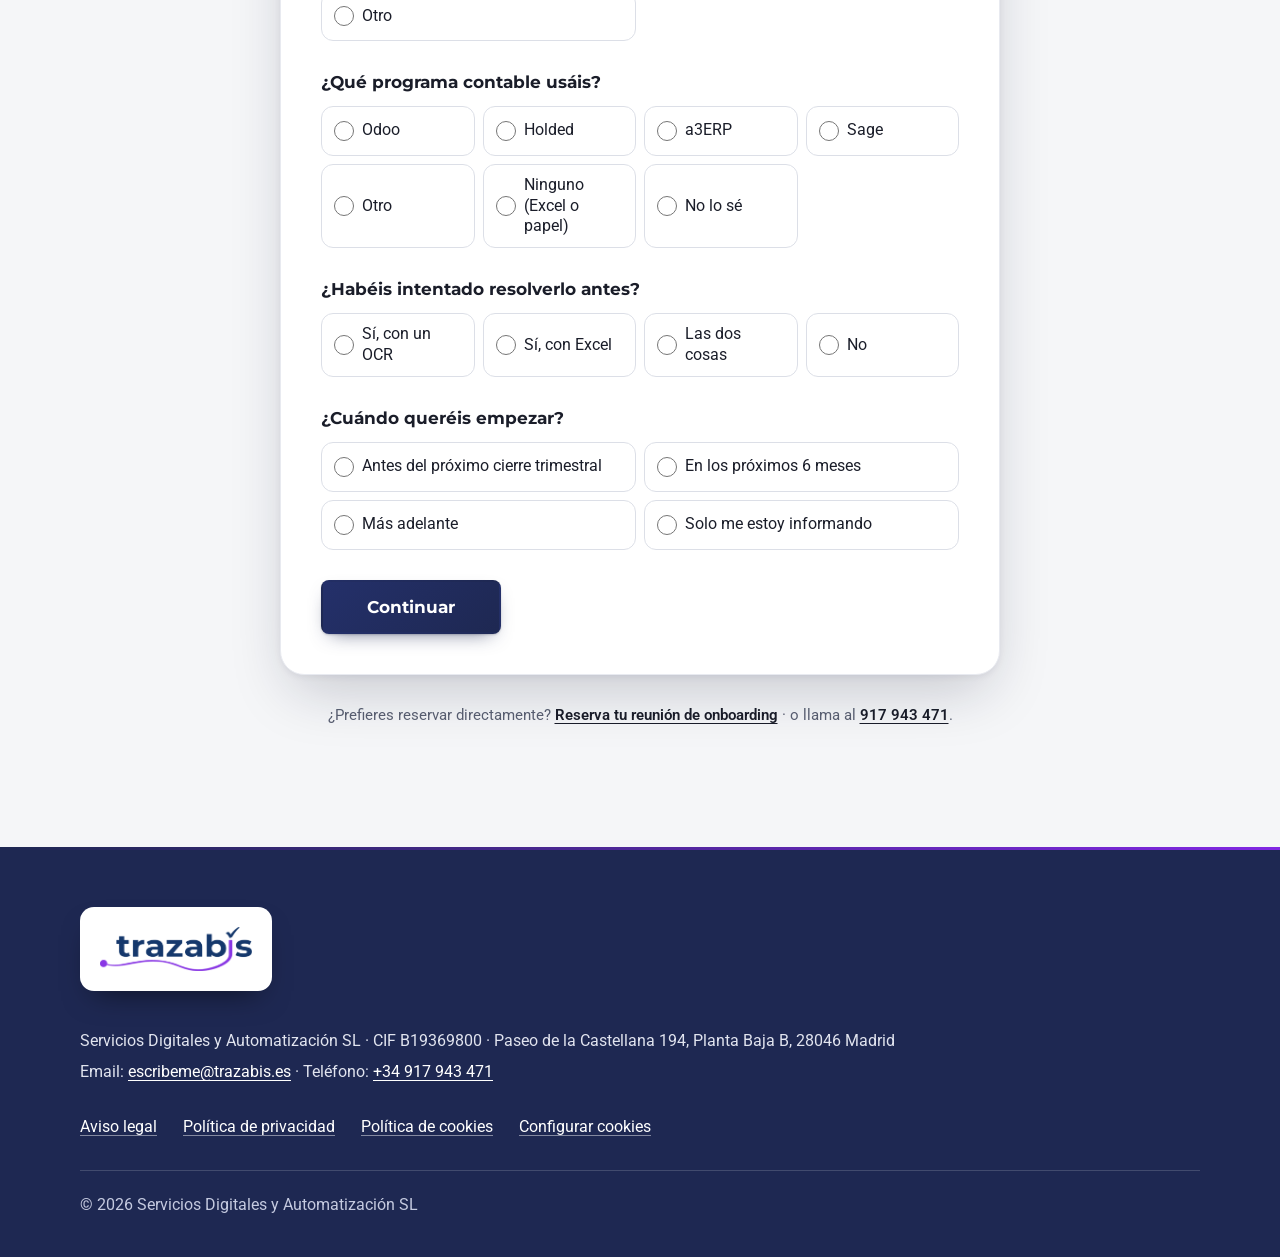
<file: despachos/index.html>
<!doctype html>
<html lang="es" data-raiz="../">
<head>
  <meta charset="utf-8">
  <script>
    // Marca que hay JS (activa las animaciones de entrada) y, si la página se sirve como «/despachos»
    // (sin barra final), añade la barra para que las rutas relativas funcionen.
    (function () { document.documentElement.classList.add("js"); var p = location.pathname; if (/\/despachos$/.test(p)) location.replace(p + "/" + location.search + location.hash); })();
  </script>
  <meta name="viewport" content="width=device-width, initial-scale=1, viewport-fit=cover">
  <title>Trazabis para despachos · Tus agentes preparan. Tu equipo aprueba.</title>
  <meta name="description" content="Trazabis lee, clasifica y prepara el borrador contable de la documentación de tus clientes, y deja a tu equipo solo lo que necesita revisión. La implantación la hacemos nosotros, cliente a cliente.">
  <meta name="robots" content="noindex, follow">
  <meta name="theme-color" content="#1E2852">
  <link rel="icon" href="data:,">
  <link rel="preload" href="../assets/fonts/montserrat-latin.woff2" as="font" type="font/woff2" crossorigin>
  <link rel="preload" href="../assets/fonts/roboto-latin.woff2" as="font" type="font/woff2" crossorigin>
  <link rel="stylesheet" href="../assets/css/styles.css?v=20261015-2">
  <script src="../assets/js/config.js?v=20261015-1" defer></script>
  <script src="../assets/js/datalayer.js?v=20261015-2" defer></script>
  <script src="../assets/js/consent.js?v=20261014-1" defer></script>
  <script src="../assets/js/main.js?v=20261014-1" defer></script>
  <script src="../assets/js/formulario.js?v=20261014-2" defer></script>
  <script src="../assets/js/agenda.js?v=20261015-2" defer></script>
  <script src="../assets/js/calculadora-integracion.js?v=20261015-1" defer></script>
  <script src="../assets/js/efectos.js?v=20261014-1" defer></script>
</head>
<body>
  <!-- Iconos de línea (sprite). Trazos con pathLength="1" para dibujarlos al aparecer; rellenos tenues de dos tonos -->
  <svg width="0" height="0" style="position:absolute;overflow:hidden" aria-hidden="true" focusable="false">
    <symbol id="i-recibe" viewBox="0 0 24 24"><path fill="currentColor" fill-opacity=".14" stroke="none" d="M3 13v5.5A1.5 1.5 0 0 0 4.5 20h15a1.5 1.5 0 0 0 1.5-1.5V13h-5l-1.5 2.5h-5L8 13H3Z"/><path pathLength="1" d="M3 13v5.5A1.5 1.5 0 0 0 4.5 20h15a1.5 1.5 0 0 0 1.5-1.5V13h-5l-1.5 2.5h-5L8 13H3Z"/><path pathLength="1" d="M12 3.5V11M8.75 7.75 12 11l3.25-3.25"/></symbol>
    <symbol id="i-lee" viewBox="0 0 24 24"><path fill="currentColor" fill-opacity=".14" stroke="none" d="M13 3H6.5A1.5 1.5 0 0 0 5 4.5v15A1.5 1.5 0 0 0 6.5 21H11l2-5 5-6V8l-5-5Z"/><path pathLength="1" d="M13 3H6.5A1.5 1.5 0 0 0 5 4.5v15A1.5 1.5 0 0 0 6.5 21H11"/><path pathLength="1" d="M13 3v5h5M13 3l5 5v2"/><path pathLength="1" d="M8 12h4M8 15.5h2"/><circle pathLength="1" cx="16.5" cy="16.5" r="3"/><path pathLength="1" d="m18.7 18.7 2.3 2.3"/></symbol>
    <symbol id="i-prepara" viewBox="0 0 24 24"><path fill="currentColor" fill-opacity=".14" stroke="none" d="M13 3H6.5A1.5 1.5 0 0 0 5 4.5v15A1.5 1.5 0 0 0 6.5 21H10l2.5-2.5 5.5-5.5V8l-5-5Z"/><path pathLength="1" d="M13 3H6.5A1.5 1.5 0 0 0 5 4.5v15A1.5 1.5 0 0 0 6.5 21H10"/><path pathLength="1" d="M13 3v5h5M13 3l5 5v1.5"/><path pathLength="1" d="M8 12h5M8 15.5h3"/><path pathLength="1" d="m18.5 12.5 2.5 2.5-6 6h-2.5v-2.5l6-6Z"/></symbol>
    <symbol id="i-valida" viewBox="0 0 24 24"><circle fill="currentColor" fill-opacity=".14" stroke="none" cx="12" cy="12" r="9"/><circle pathLength="1" cx="12" cy="12" r="9"/><path pathLength="1" d="m8 12.5 2.75 2.75L16.5 9.5"/></symbol>
    <symbol id="i-concilia" viewBox="0 0 24 24"><rect fill="currentColor" fill-opacity=".14" stroke="none" x="3" y="6" width="18" height="12" rx="3"/><path pathLength="1" d="M4 8h15M15 4.5 18.5 8 15 11.5"/><path pathLength="1" d="M20 16H5M9 12.5 5.5 16 9 19.5"/></symbol>
    <symbol id="i-asiento" viewBox="0 0 24 24"><ellipse fill="currentColor" fill-opacity=".14" stroke="none" cx="12" cy="6" rx="7" ry="2.75"/><ellipse pathLength="1" cx="12" cy="6" rx="7" ry="2.75"/><path pathLength="1" d="M5 6v12c0 1.52 3.13 2.75 7 2.75s7-1.23 7-2.75V6"/><path pathLength="1" d="M5 12c0 1.52 3.13 2.75 7 2.75s7-1.23 7-2.75"/></symbol>
    <symbol id="i-canales" viewBox="0 0 24 24"><path fill="currentColor" fill-opacity=".14" stroke="none" d="M4.5 4h10A1.5 1.5 0 0 1 16 5.5v6a1.5 1.5 0 0 1-1.5 1.5H9l-4 3v-3h-.5A1.5 1.5 0 0 1 3 11.5v-6A1.5 1.5 0 0 1 4.5 4Z"/><path pathLength="1" d="M4.5 4h10A1.5 1.5 0 0 1 16 5.5v6a1.5 1.5 0 0 1-1.5 1.5H9l-4 3v-3h-.5A1.5 1.5 0 0 1 3 11.5v-6A1.5 1.5 0 0 1 4.5 4Z"/><path pathLength="1" d="M19 9h.5a1.5 1.5 0 0 1 1.5 1.5v5a1.5 1.5 0 0 1-1.5 1.5H19v3l-4-3h-3.5"/></symbol>
    <symbol id="i-calendario" viewBox="0 0 24 24"><path fill="currentColor" fill-opacity=".14" stroke="none" d="M3 10V6.5A1.5 1.5 0 0 1 4.5 5h15A1.5 1.5 0 0 1 21 6.5V10Z"/><rect pathLength="1" x="3" y="5" width="18" height="16" rx="1.5"/><path pathLength="1" d="M3 10h18M8 3v4M16 3v4"/><path pathLength="1" d="M12 13v3.5M12 18.75v.01"/></symbol>
    <symbol id="i-relevo" viewBox="0 0 24 24"><circle fill="currentColor" fill-opacity=".14" stroke="none" cx="9" cy="7.5" r="3.5"/><circle pathLength="1" cx="9" cy="7.5" r="3.5"/><path pathLength="1" d="M2.5 20a6.5 6.5 0 0 1 10.5-5.1"/><path pathLength="1" d="M21 14.5a4 4 0 1 1-1.17-2.83"/><path pathLength="1" d="M21 9.5v3h-3"/></symbol>
    <symbol id="i-tabla" viewBox="0 0 24 24"><path fill="currentColor" fill-opacity=".14" stroke="none" d="M3 9V5.5A1.5 1.5 0 0 1 4.5 4h15A1.5 1.5 0 0 1 21 5.5V9Z"/><rect pathLength="1" x="3" y="4" width="18" height="16" rx="1.5"/><path pathLength="1" d="M3 9h18M9 9v11"/><path pathLength="1" d="m13.5 12.5 4 4M17.5 12.5l-4 4"/></symbol>
    <symbol id="i-servidor" viewBox="0 0 24 24"><rect fill="currentColor" fill-opacity=".14" stroke="none" x="4" y="3.5" width="16" height="7" rx="1.5"/><rect pathLength="1" x="4" y="3.5" width="16" height="7" rx="1.5"/><rect pathLength="1" x="4" y="13.5" width="16" height="7" rx="1.5"/><path pathLength="1" d="M8 7h.01M8 17h.01M12 7h4M12 17h4"/></symbol>
    <symbol id="i-candado" viewBox="0 0 24 24"><rect fill="currentColor" fill-opacity=".14" stroke="none" x="5" y="10.5" width="14" height="10" rx="1.5"/><rect pathLength="1" x="5" y="10.5" width="14" height="10" rx="1.5"/><path pathLength="1" d="M8 10.5v-3a4 4 0 0 1 8 0v3M12 14.5V17"/></symbol>
    <symbol id="i-reloj" viewBox="0 0 24 24"><circle fill="currentColor" fill-opacity=".14" stroke="none" cx="12" cy="12" r="9"/><circle pathLength="1" cx="12" cy="12" r="9"/><path pathLength="1" d="M12 7v5l3.5 2"/></symbol>
    <symbol id="i-descarga" viewBox="0 0 24 24"><path fill="currentColor" fill-opacity=".14" stroke="none" d="M4 16.5v2A1.5 1.5 0 0 0 5.5 20h13a1.5 1.5 0 0 0 1.5-1.5v-2Z"/><path pathLength="1" d="M12 3.5v11M7.5 10 12 14.5 16.5 10"/><path pathLength="1" d="M4 16.5v2A1.5 1.5 0 0 0 5.5 20h13a1.5 1.5 0 0 0 1.5-1.5v-2"/></symbol>
    <symbol id="i-contrato" viewBox="0 0 24 24"><path fill="currentColor" fill-opacity=".14" stroke="none" d="M14 3H6.5A1.5 1.5 0 0 0 5 4.5v15A1.5 1.5 0 0 0 6.5 21h11a1.5 1.5 0 0 0 1.5-1.5V8l-5-5Z"/><path pathLength="1" d="M14 3H6.5A1.5 1.5 0 0 0 5 4.5v15A1.5 1.5 0 0 0 6.5 21h11a1.5 1.5 0 0 0 1.5-1.5V8l-5-5Z"/><path pathLength="1" d="M14 3v5h5M8.5 9.5h3M8.5 13h7"/><path pathLength="1" d="M8.5 17.5c1-1.4 1.8-1.4 2.3 0 .5 1.4 1.3 1.4 2.4-.2.6.8 1.3 1 2.3.2"/></symbol>
    <symbol id="i-marca" viewBox="0 0 24 24"><path fill="currentColor" fill-opacity=".14" stroke="none" d="M3 4.5V11l9.3 9.3a1.5 1.5 0 0 0 2.12 0l5.88-5.88a1.5 1.5 0 0 0 0-2.12L11 3H4.5A1.5 1.5 0 0 0 3 4.5Z"/><path pathLength="1" d="M3 4.5V11l9.3 9.3a1.5 1.5 0 0 0 2.12 0l5.88-5.88a1.5 1.5 0 0 0 0-2.12L11 3H4.5A1.5 1.5 0 0 0 3 4.5Z"/><circle pathLength="1" cx="7.5" cy="7.5" r="1.25"/></symbol>
    <symbol id="i-panel" viewBox="0 0 24 24"><rect fill="currentColor" fill-opacity=".14" stroke="none" x="3" y="3" width="7.5" height="9" rx="1.25"/><rect pathLength="1" x="3" y="3" width="7.5" height="9" rx="1.25"/><rect pathLength="1" x="13.5" y="3" width="7.5" height="5" rx="1.25"/><rect pathLength="1" x="13.5" y="11" width="7.5" height="10" rx="1.25"/><rect pathLength="1" x="3" y="15" width="7.5" height="6" rx="1.25"/></symbol>
    <symbol id="i-check" viewBox="0 0 24 24"><path pathLength="1" d="m5 12.5 4.5 4.5L19 7.5"/></symbol>
    <symbol id="i-equis" viewBox="0 0 24 24"><path pathLength="1" d="M6.5 6.5l11 11M17.5 6.5l-11 11"/></symbol>
    <symbol id="i-guion" viewBox="0 0 24 24"><path pathLength="1" d="M7 12h10"/></symbol>
    <symbol id="i-info" viewBox="0 0 24 24"><circle fill="currentColor" fill-opacity=".14" stroke="none" cx="12" cy="12" r="9"/><circle pathLength="1" cx="12" cy="12" r="9"/><path pathLength="1" d="M12 11v5.5M12 7.75v.01"/></symbol>
    <symbol id="i-chevron" viewBox="0 0 24 24"><path pathLength="1" d="m6 9 6 6 6-6"/></symbol>
    <symbol id="i-telefono" viewBox="0 0 24 24"><path pathLength="1" d="M5 3.5h3.2l1.6 4.2-2 1.3a11 11 0 0 0 7.2 7.2l1.3-2 4.2 1.6V19a1.5 1.5 0 0 1-1.5 1.5A16.5 16.5 0 0 1 3.5 5 1.5 1.5 0 0 1 5 3.5Z"/></symbol>
    <symbol id="i-flecha" viewBox="0 0 24 24"><path d="M5 12h14M13 6l6 6-6 6"/></symbol>
  </svg>

  <a class="salto" href="#contenido">Saltar al contenido</a>

  <header class="barra-superior" id="inicio">
    <div class="contenedor">
      <a class="logo-enlace" href="#inicio"><img class="logo" src="../assets/img/logo-trazabis.webp" alt="Trazabis" width="643" height="187"></a>
    </div>
  </header>

  <main id="contenido">
    <!-- Sección 1 · Cabecera -->
    <section class="hero seccion--azul" aria-labelledby="titulo-principal" data-luz>
      <div class="hero__fondo" aria-hidden="true">
        <span class="hero__malla"></span>
        <span class="hero__luz hero__luz--profunda"></span>
        <span class="hero__luz hero__luz--azul"></span>
        <span class="hero__luz hero__luz--raton"></span>
      </div>
      <div class="contenedor hero__rejilla">
        <div class="hero__texto">
          <p class="antetitulo"><span class="antetitulo__punto" aria-hidden="true"></span>Para asesorías y gestorías con más de 50 clientes</p>
          <h1 id="titulo-principal"><span class="linea" style="--i:0">Tus agentes preparan.</span> <span class="linea linea--acento" style="--i:1">Tu equipo aprueba.</span></h1>
          <p class="hero__subtitulo">Trazabis lee, clasifica y prepara el borrador contable de la documentación de tus clientes, y deja a tu equipo solo lo que necesita revisión. La implantación la hacemos nosotros, cliente a cliente.</p>
          <div class="hero__accion">
            <a class="boton boton--claro" href="#formulario" data-cta="hero"><span>Ver si mi despacho encaja</span><svg class="icono boton__flecha" aria-hidden="true" focusable="false"><use href="#i-flecha"/></svg></a>
            <p class="hero__nota">Unas preguntas sobre tu despacho y te llamamos para fijar tu reunión de onboarding: 30 minutos, gratis, con un panel real en producción.</p>
          </div>
        </div>
        <div class="hero__visual">
          <div class="hero__video">
            <video class="hero__video-player" controls preload="none" playsinline width="1920" height="1080" poster="../assets/img/trazabis-demo-poster.webp" aria-label="Vídeo: Cómo funciona Trazabis, en 90 segundos">
              <source src="../assets/video/trazabis-demo.webm" type="video/webm">
              <source src="../assets/video/trazabis-demo.mp4" type="video/mp4">
            </video>
            <button type="button" class="hero__video-play" aria-label="Reproducir el vídeo: Cómo funciona Trazabis, en 90 segundos">
              <svg class="icono" viewBox="0 0 24 24" aria-hidden="true" focusable="false"><path d="M8 5.5v13l10.5-6.5L8 5.5Z"/></svg>
            </button>
          </div>
        </div>
      </div>
    </section>

    <!-- Franja de confianza -->
    <div class="franja-confianza">
      <ul class="contenedor franja-confianza__lista" aria-label="Garantías de Trazabis">
        <li>Servidores en la UE</li>
        <li>Sin cuota para el despacho</li>
        <li>Precios públicos sin IVA</li>
        <li>Equipo técnico propio en Madrid</li>
      </ul>
    </div>

    <!-- Sección 2 · El problema -->
    <section class="seccion" aria-labelledby="titulo-problema">
      <div class="contenedor">
        <div class="seccion__cabecera" data-reveal>
          <h2 class="titulo-acento" id="titulo-problema">¿Te suena?</h2>
        </div>
        <ul class="tarjetas-problema" data-stagger>
          <li class="tarjeta-problema" data-reveal data-foco>
            <span class="icono-caja"><svg class="icono" aria-hidden="true" focusable="false"><use href="#i-canales"/></svg></span>
            <p>La documentación de tus clientes llega por cuatro o cinco canales, tarde e incompleta.</p>
          </li>
          <li class="tarjeta-problema" data-reveal data-foco>
            <span class="icono-caja"><svg class="icono" aria-hidden="true" focusable="false"><use href="#i-calendario"/></svg></span>
            <p>Del día 15 al 20 de cada cierre trimestral, el equipo no da abasto y tocan horas extra.</p>
          </li>
          <li class="tarjeta-problema" data-reveal data-foco>
            <span class="icono-caja"><svg class="icono" aria-hidden="true" focusable="false"><use href="#i-relevo"/></svg></span>
            <p>Cada vez que se va alguien junior, toca formar de nuevo a otra persona.</p>
          </li>
          <li class="tarjeta-problema" data-reveal data-foco>
            <span class="icono-caja"><svg class="icono" aria-hidden="true" focusable="false"><use href="#i-tabla"/></svg></span>
            <p>Ya probasteis un OCR o un Excel, y el atasco sigue ahí.</p>
          </li>
        </ul>
      </div>
    </section>

    <!-- Sección 3 · Capturar no basta -->
    <section class="seccion seccion--gris" aria-labelledby="titulo-captura">
      <div class="contenedor">
        <h2 class="titulo-acento" id="titulo-captura" data-reveal>Capturar documentos no basta.</h2>
        <p class="entradilla" data-reveal>Un OCR lee la factura. Pero el trabajo caro empieza después: llevarla al cliente correcto, validarla, conciliarla y contabilizarla. Si solo automatizas la captura, el cuello de botella sigue ahí.</p>
        <div class="comparativa" data-stagger>
          <div class="comparativa__columna comparativa__columna--captura" data-reveal>
            <h3>Solo captura</h3>
            <ol class="comparativa__lista" data-stagger>
              <li data-reveal="fundido"><svg class="icono" aria-hidden="true" focusable="false"><use href="#i-guion"/></svg><span>El OCR lee el documento</span></li>
              <li data-reveal="fundido"><svg class="icono" aria-hidden="true" focusable="false"><use href="#i-guion"/></svg><span>Tu equipo lo asigna al cliente</span></li>
              <li data-reveal="fundido"><svg class="icono" aria-hidden="true" focusable="false"><use href="#i-guion"/></svg><span>Tu equipo revisa cada dato</span></li>
              <li data-reveal="fundido"><svg class="icono" aria-hidden="true" focusable="false"><use href="#i-guion"/></svg><span>Tu equipo concilia y teclea el asiento</span></li>
            </ol>
          </div>
          <div class="comparativa__columna comparativa__columna--trazabis" data-reveal>
            <h3>Con Trazabis</h3>
            <ol class="comparativa__lista" data-stagger>
              <li data-reveal="fundido"><svg class="icono" aria-hidden="true" focusable="false"><use href="#i-check"/></svg><span>Los agentes leen y asignan por alias o NIF</span></li>
              <li data-reveal="fundido"><svg class="icono" aria-hidden="true" focusable="false"><use href="#i-check"/></svg><span>Cada dato llega con su nivel de confianza</span></li>
              <li data-reveal="fundido"><svg class="icono" aria-hidden="true" focusable="false"><use href="#i-check"/></svg><span>Tu equipo aprueba solo lo dudoso</span></li>
              <li data-reveal="fundido"><svg class="icono" aria-hidden="true" focusable="false"><use href="#i-check"/></svg><span>El borrador del asiento entra en tu programa; tu equipo lo aprueba</span></li>
            </ol>
          </div>
        </div>
        <p class="cierre-destacado" data-reveal>Trazabis se encarga del flujo completo: enruta cada documento por alias o NIF, marca con un nivel de confianza cada dato y deja el borrador del asiento en tu programa conectado. Tu equipo revisa solo lo dudoso y aprueba: nada entra en firme sin una persona.</p>
      </div>
    </section>

    <!-- Sección 4 · Cómo funciona -->
    <section class="seccion" aria-labelledby="titulo-como">
      <div class="contenedor">
        <div class="seccion__cabecera" data-reveal>
          <h2 class="titulo-acento" id="titulo-como">Del documento al asiento, con tu equipo validando</h2>
        </div>
        <ol class="pasos" data-reveal="pista" data-stagger>
          <li class="paso-flujo" data-reveal data-foco>
            <span class="paso-flujo__numero" aria-hidden="true">1</span>
            <span class="paso-flujo__icono"><svg class="icono" aria-hidden="true" focusable="false"><use href="#i-recibe"/></svg></span>
            <p class="paso-flujo__texto"><strong>Recibe:</strong> tus clientes envían lo que ya envían hoy, por WhatsApp, Telegram, email, Drive o un portal web sin contraseña.</p>
          </li>
          <li class="paso-flujo" data-reveal data-foco>
            <span class="paso-flujo__numero" aria-hidden="true">2</span>
            <span class="paso-flujo__icono"><svg class="icono" aria-hidden="true" focusable="false"><use href="#i-lee"/></svg></span>
            <p class="paso-flujo__texto"><strong>Lee y clasifica:</strong> la IA extrae proveedor, importes, base imponible e IVA o IRPF, y lleva cada documento al cliente correcto.</p>
          </li>
          <li class="paso-flujo" data-reveal data-foco>
            <span class="paso-flujo__numero" aria-hidden="true">3</span>
            <span class="paso-flujo__icono"><svg class="icono" aria-hidden="true" focusable="false"><use href="#i-prepara"/></svg></span>
            <p class="paso-flujo__texto"><strong>Prepara:</strong> genera el borrador contable, con un nivel de confianza en cada campo.</p>
          </li>
          <li class="paso-flujo" data-reveal data-foco>
            <span class="paso-flujo__numero" aria-hidden="true">4</span>
            <span class="paso-flujo__icono"><svg class="icono" aria-hidden="true" focusable="false"><use href="#i-valida"/></svg></span>
            <p class="paso-flujo__texto"><strong>Valida:</strong> lo dudoso se bloquea y tu equipo lo aprueba con un clic.</p>
          </li>
          <li class="paso-flujo" data-reveal data-foco>
            <span class="paso-flujo__numero" aria-hidden="true">5</span>
            <span class="paso-flujo__icono"><svg class="icono" aria-hidden="true" focusable="false"><use href="#i-concilia"/></svg></span>
            <p class="paso-flujo__texto"><strong>Concilia:</strong> cruza los extractos bancarios (N43 o PDF) con los documentos ya leídos y señala lo que no cuadra.</p>
          </li>
          <li class="paso-flujo" data-reveal data-foco>
            <span class="paso-flujo__numero" aria-hidden="true">6</span>
            <span class="paso-flujo__icono"><svg class="icono" aria-hidden="true" focusable="false"><use href="#i-asiento"/></svg></span>
            <p class="paso-flujo__texto"><strong>Prepara el asiento:</strong> el borrador entra en tu programa conectado (hoy Odoo) y tu equipo lo aprueba con un clic.</p>
          </li>
        </ol>
        <ul class="destacados" data-stagger>
          <li class="destacado" data-reveal>
            <span class="icono-caja"><svg class="icono" aria-hidden="true" focusable="false"><use href="#i-marca"/></svg></span>
            <span>Marca blanca: tus clientes ven la marca de tu despacho.</span>
          </li>
          <li class="destacado" data-reveal>
            <span class="icono-caja"><svg class="icono" aria-hidden="true" focusable="false"><use href="#i-panel"/></svg></span>
            <span>Toda tu cartera, en un solo panel.</span>
          </li>
        </ul>
        <p class="lema texto-degradado" data-reveal>Tus agentes preparan. Tú apruebas.</p>
      </div>
    </section>

    <!-- Sección 5 · Vídeo: solo se inserta en el DOM si VIDEO_URL tiene valor (ver main.js) -->
    <template id="plantilla-video">
      <section class="seccion seccion--azul" id="video" aria-labelledby="titulo-video">
        <div class="contenedor contenedor--estrecho">
          <h2 class="titulo-acento" id="titulo-video" data-reveal>Cómo funciona Trazabis, en 90 segundos</h2>
          <div class="video-marco" data-reveal="escala">
            <video controls preload="metadata" playsinline width="1280" height="720"></video>
          </div>
          <p class="pendiente video-pendiente" data-video-poster-pendiente hidden>[PENDIENTE: imagen de póster del vídeo]</p>
          <div class="cta-bloque">
            <a class="boton boton--claro" href="#formulario" data-cta="video"><span>Ver si mi despacho encaja</span><svg class="icono boton__flecha" aria-hidden="true" focusable="false"><use href="#i-flecha"/></svg></a>
          </div>
        </div>
      </section>
    </template>

    <!-- Sección 6 · Cómo lo implantamos -->
    <section class="seccion seccion--separada" aria-labelledby="titulo-implantacion">
      <div class="contenedor">
        <div class="seccion__cabecera" data-reveal>
          <h2 class="titulo-acento" id="titulo-implantacion">La implantación la hacemos nosotros</h2>
        </div>
        <ol class="fases fases--cinco" data-stagger>
          <li class="fase" data-reveal><span class="fase__numero" aria-hidden="true">1</span><span class="fase__nombre">Reunión de onboarding · 30 minutos</span></li>
          <li class="fase" data-reveal><span class="fase__numero" aria-hidden="true">2</span><span class="fase__nombre">Propuesta por escrito · en 48 horas</span></li>
          <li class="fase" data-reveal><span class="fase__numero" aria-hidden="true">3</span><span class="fase__nombre">Alta · la primera semana</span></li>
          <li class="fase" data-reveal><span class="fase__numero" aria-hidden="true">4</span><span class="fase__nombre">Oleadas · por grupos de clientes</span></li>
          <li class="fase" data-reveal><span class="fase__numero" aria-hidden="true">5</span><span class="fase__nombre">Adopción · informe al mes</span></li>
        </ol>
        <p class="fases-nota" data-reveal>Con un plan firmado. Empezamos con dos o tres clientes, validamos dos semanas y ampliamos por grupos. <strong>Garantía:</strong> si al cerrar la implantación tu cartera no está operativa según el plan firmado, te devolvemos el setup íntegro.</p>
        <div class="implantacion-rejilla" data-stagger>
          <div class="tarjeta" data-reveal data-foco>
            <h3>Lo que pones tú:</h3>
            <ul class="lista-marcas">
              <li><svg class="icono" aria-hidden="true" focusable="false"><use href="#i-check"/></svg><span>Una persona responsable en el despacho.</span></li>
              <li><svg class="icono" aria-hidden="true" focusable="false"><use href="#i-check"/></svg><span>El listado de tu cartera y los canales por los que te llega la documentación.</span></li>
              <li><svg class="icono" aria-hidden="true" focusable="false"><use href="#i-check"/></svg><span>Acceso a tu ERP.</span></li>
              <li><svg class="icono" aria-hidden="true" focusable="false"><use href="#i-check"/></svg><span>Dos sesiones de formación.</span></li>
            </ul>
          </div>
          <div class="tarjeta" data-reveal data-foco>
            <h3>Lo que hacen tus clientes:</h3>
            <p class="tarjeta__texto">enviar una foto del documento, como ya hacen por WhatsApp.</p>
          </div>
        </div>
      </div>
    </section>

    <!-- Sección 7 · Inversión -->
    <section class="seccion seccion--gris" id="inversion" aria-labelledby="titulo-inversion">
      <div class="contenedor">
        <div class="seccion__cabecera" data-reveal>
          <h2 class="titulo-acento" id="titulo-inversion">Precios públicos, sin IVA</h2>
          <p class="entradilla">Tu despacho no paga cuota. Lo que se paga es el consumo de documentos de cada cliente, por tramos mensuales, y una implantación única al arrancar.</p>
        </div>

        <div class="precios-rejilla" data-stagger>

          <div class="bloque-precio bloque-precio--destacado" data-reveal>
            <h3>Para el despacho</h3>
            <p class="precio-grande"><span class="precio-grande__cifra">0&nbsp;€</span> al mes</p>
            <ul class="lista-marcas">
              <li><svg class="icono" aria-hidden="true" focusable="false"><use href="#i-check"/></svg><span>Panel de despacho incluido de por vida: toda tu cartera en una pantalla, con tu marca.</span></li>
              <li><svg class="icono" aria-hidden="true" focusable="false"><use href="#i-check"/></svg><span>Sync ERP a 0&nbsp;€ al mes para tu cartera, si tu programa está conectado (hoy, Odoo).</span></li>
              <li><svg class="icono" aria-hidden="true" focusable="false"><use href="#i-check"/></svg><span>Sin cuota mensual ni permanencia para el despacho.</span></li>
              <li><svg class="icono" aria-hidden="true" focusable="false"><use href="#i-check"/></svg><span>Descuento de cartera de por vida: 15&nbsp;% hasta 50 clientes, 20&nbsp;% de 51 a 100, 25&nbsp;% de 101 a 150 y 30&nbsp;% de 151 a 300.</span></li>
            </ul>
          </div>

          <div class="bloque-precio" data-reveal data-foco>
            <h3>Implantación <span class="bloque-precio__nota-titulo">(pago único, según el tamaño de tu cartera)</span></h3>
            <table class="tabla">
              <thead>
                <tr><th scope="col">Clientes en cartera</th><th scope="col">Implantación</th><th scope="col" data-fundador>Despacho Fundador (−40&nbsp;%)</th></tr>
              </thead>
              <tbody>
                <tr><th scope="row">Hasta 15</th><td><span class="cifra">490&nbsp;€</span></td><td data-fundador><span class="cifra">294&nbsp;€</span></td></tr>
                <tr><th scope="row">16–25</th><td><span class="cifra">1.500&nbsp;€</span></td><td data-fundador><span class="cifra">900&nbsp;€</span></td></tr>
                <tr><th scope="row">26–50</th><td><span class="cifra">2.000&nbsp;€</span></td><td data-fundador><span class="cifra">1.200&nbsp;€</span></td></tr>
                <tr><th scope="row">51–150</th><td><span class="cifra">3.000–4.000&nbsp;€</span></td><td data-fundador><span class="cifra">1.800–2.400&nbsp;€</span></td></tr>
                <tr><th scope="row">151–300</th><td><span class="cifra">5.000–7.000&nbsp;€</span></td><td data-fundador><span class="cifra">3.000–4.200&nbsp;€</span></td></tr>
                <tr><th scope="row">Más de 300</th><td colspan="2" data-colspan-sin-fundador="1"><span class="cifra cifra--texto">Presupuesto a medida</span></td></tr>
              </tbody>
            </table>
            <p>Incluye el diagnóstico de tu cartera cliente a cliente, la configuración de cada cuenta, la aplicación con tu marca, la conexión con tu programa si está conectado, la puesta en marcha por oleadas y la formación de tu equipo. Los documentos de años anteriores se presupuestan aparte, con una muestra real.</p>
          </div>

          <div class="bloque-precio bloque-precio--ancho" data-reveal>
            <h3>Lo que paga cada cliente de tu cartera</h3>
            <p class="planes-intro">Cada cliente con su propia plataforma paga su tramo por los documentos que procesa al mes, con tu descuento de cartera de por vida. Lo paga él o lo asumes tú: el precio no cambia, cambia a quién llega la factura.</p>
            <table class="tabla tabla--apilable" role="table">
              <thead role="rowgroup">
                <tr role="row">
                  <th role="columnheader" scope="col">Documentos al mes</th>
                  <th role="columnheader" scope="col">Precio de lista</th>
                  <th role="columnheader" scope="col">Con tu descuento de cartera (−15&nbsp;% a −30&nbsp;%)</th>
                  <th role="columnheader" scope="col" data-fundador>Despacho Fundador (−30&nbsp;%)</th>
                </tr>
              </thead>
              <tbody role="rowgroup">
                <tr role="row"><th role="rowheader" scope="row">Hasta 25</th><td role="cell" data-etiqueta="Precio de lista"><span class="cifra">5,90&nbsp;€/mes</span></td><td role="cell" data-etiqueta="Con tu descuento de cartera"><span class="cifra">5,02–4,13&nbsp;€</span></td><td role="cell" data-etiqueta="Despacho Fundador" data-fundador><span class="cifra">4,13&nbsp;€</span></td></tr>
                <tr role="row"><th role="rowheader" scope="row">Hasta 50</th><td role="cell" data-etiqueta="Precio de lista"><span class="cifra">8,90&nbsp;€/mes</span></td><td role="cell" data-etiqueta="Con tu descuento de cartera"><span class="cifra">7,57–6,23&nbsp;€</span></td><td role="cell" data-etiqueta="Despacho Fundador" data-fundador><span class="cifra">6,23&nbsp;€</span></td></tr>
                <tr role="row"><th role="rowheader" scope="row">Hasta 75</th><td role="cell" data-etiqueta="Precio de lista"><span class="cifra">11,90&nbsp;€/mes</span></td><td role="cell" data-etiqueta="Con tu descuento de cartera"><span class="cifra">10,12–8,33&nbsp;€</span></td><td role="cell" data-etiqueta="Despacho Fundador" data-fundador><span class="cifra">8,33&nbsp;€</span></td></tr>
                <tr role="row"><th role="rowheader" scope="row">Hasta 100</th><td role="cell" data-etiqueta="Precio de lista"><span class="cifra">14,90&nbsp;€/mes</span></td><td role="cell" data-etiqueta="Con tu descuento de cartera"><span class="cifra">12,67–10,43&nbsp;€</span></td><td role="cell" data-etiqueta="Despacho Fundador" data-fundador><span class="cifra">10,43&nbsp;€</span></td></tr>
                <tr role="row"><th role="rowheader" scope="row">Hasta 150</th><td role="cell" data-etiqueta="Precio de lista"><span class="cifra">19,40&nbsp;€/mes</span></td><td role="cell" data-etiqueta="Con tu descuento de cartera"><span class="cifra">16,49–13,58&nbsp;€</span></td><td role="cell" data-etiqueta="Despacho Fundador" data-fundador><span class="cifra">13,58&nbsp;€</span></td></tr>
                <tr role="row"><th role="rowheader" scope="row">Hasta 200</th><td role="cell" data-etiqueta="Precio de lista"><span class="cifra">23,90&nbsp;€/mes</span></td><td role="cell" data-etiqueta="Con tu descuento de cartera"><span class="cifra">20,31–16,73&nbsp;€</span></td><td role="cell" data-etiqueta="Despacho Fundador" data-fundador><span class="cifra">16,73&nbsp;€</span></td></tr>
                <tr role="row"><th role="rowheader" scope="row">Hasta 300</th><td role="cell" data-etiqueta="Precio de lista"><span class="cifra">32,90&nbsp;€/mes</span></td><td role="cell" data-etiqueta="Con tu descuento de cartera"><span class="cifra">27,96–23,03&nbsp;€</span></td><td role="cell" data-etiqueta="Despacho Fundador" data-fundador><span class="cifra">23,03&nbsp;€</span></td></tr>
                <tr role="row"><th role="rowheader" scope="row">Hasta 400</th><td role="cell" data-etiqueta="Precio de lista"><span class="cifra">40,40&nbsp;€/mes</span></td><td role="cell" data-etiqueta="Con tu descuento de cartera"><span class="cifra">34,34–28,28&nbsp;€</span></td><td role="cell" data-etiqueta="Despacho Fundador" data-fundador><span class="cifra">28,28&nbsp;€</span></td></tr>
                <tr role="row"><th role="rowheader" scope="row">Hasta 500</th><td role="cell" data-etiqueta="Precio de lista"><span class="cifra">44,90&nbsp;€/mes</span></td><td role="cell" data-etiqueta="Con tu descuento de cartera"><span class="cifra">38,17–31,43&nbsp;€</span></td><td role="cell" data-etiqueta="Despacho Fundador" data-fundador><span class="cifra">31,43&nbsp;€</span></td></tr>
                <tr role="row"><th role="rowheader" scope="row">Más de 500</th><td role="cell" colspan="3" data-colspan-sin-fundador="2"><span class="cifra cifra--texto">Plan personalizado</span></td></tr>
              </tbody>
            </table>
            <p>Cuenta cada factura, ticket o extracto procesado: documento no procesado, documento no contado. Sin cargo por documento extra: si un mes hay más, se pasa al tramo siguiente. Pago anual: dos meses gratis (se pagan 10 cuotas de 12).</p>
          </div>

          <div class="bloque-precio bloque-precio--ancho" data-reveal>
            <h3>Si tus clientes solo envían documentos</h3>
            <p>Los administras tú desde tu panel y recibes una sola factura al mes: <strong>1,25&nbsp;€ por cuenta activa más 0,025&nbsp;€ por documento procesado</strong>. Tus clientes no pagan nada. Condiciones: mínimo 25 cuentas, permanencia de 12 meses y sin descuentos encima. Puedes mezclar, cuenta a cuenta: unos clientes con su propia plataforma y otros que solo envían documentos. No hay una opción mejor: cada caso es diferente, y lo repasamos uno a uno en la reunión de onboarding.</p>
          </div>

          <div class="bloque-precio bloque-precio--ancho" data-reveal>
            <h3>Conciliación bancaria</h3>
            <p class="conciliacion__texto">Sube el extracto en N43 o PDF y Trazabis casa cada movimiento con los documentos ya leídos. Lo que no cuadra queda señalado para que lo resuelva tu equipo.</p>
            <p class="conciliacion__aviso"><svg class="icono" aria-hidden="true" focusable="false"><use href="#i-info"/></svg><span>Incluida hasta 100 movimientos al mes por cuenta. Por encima, 14,90&nbsp;€ al mes de lista con tu descuento de cartera. Sin alta.</span></p>
          </div>

        </div>

        <div class="nota-integracion" role="note" data-reveal>
          <svg class="icono" aria-hidden="true" focusable="false"><use href="#i-info"/></svg>
          <p>Hoy el programa conectado es Odoo. Holded y a3ERP están en cola de integración, sin fecha. Si usas otro, entra en la cola con tu implantación (si tiene API o formato de importación documentado), con alcance y plazo por escrito. Mientras tanto, Trazabis funciona igual: tablas, panel y exportables en PDF y Excel.</p>
        </div>

        <p class="nota-precios" data-reveal>Precios sin IVA.<span data-fundador> <strong>Despacho Fundador:</strong> 30&nbsp;% de por vida para toda tu cartera, sea cual sea su tamaño, e implantación a −40&nbsp;%, para las firmas hasta el 31 de octubre de 2026 (10 plazas, por orden de firma).</span></p>

        <div class="cta-bloque" data-reveal>
          <a class="boton boton--primario" href="#formulario" data-cta="inversion"><span>Ver si mi despacho encaja</span><svg class="icono boton__flecha" aria-hidden="true" focusable="false"><use href="#i-flecha"/></svg></a>
        </div>
      </div>
    </section>

    <!-- Sección 7b · Calculadora oficial -->
    <section class="seccion" id="calculadora" aria-labelledby="titulo-calculadora">
      <div class="contenedor">
        <div class="seccion__cabecera" data-reveal>
          <h2 class="titulo-acento" id="titulo-calculadora">Calcula tu caso</h2>
          <p class="entradilla">Responde unas preguntas sobre tu cartera y verás tu cuota, tu implantación y qué paga cada cliente. Son los mismos precios públicos de trazabis.com.</p>
        </div>
        <iframe class="calculadora-oficial" id="calc-trazabis" src="calculadora.html" title="Calculadora de Trazabis para despachos" loading="lazy"></iframe>
        <div class="cta-bloque" data-reveal>
          <a class="boton boton--primario" href="#formulario" data-cta="calculadora"><span>Ver si mi despacho encaja</span><svg class="icono boton__flecha" aria-hidden="true" focusable="false"><use href="#i-flecha"/></svg></a>
        </div>
      </div>
    </section>

    <!-- Sección 8 · Para quién es y para quién no -->
    <section class="seccion seccion--separada" aria-labelledby="titulo-encaje">
      <div class="contenedor">
        <h2 class="visualmente-oculto" id="titulo-encaje">Para quién es y para quién no</h2>
        <div class="encaje" data-stagger>
          <div class="encaje__columna encaje__columna--si" data-reveal data-foco>
            <h3>Es para ti si:</h3>
            <ul class="encaje__lista" data-stagger>
              <li data-reveal="fundido"><span class="marca-circulo marca-circulo--si"><svg class="icono" aria-hidden="true" focusable="false"><use href="#i-check"/></svg></span><span>Tienes una asesoría o gestoría fiscal-contable con más de 50 clientes.</span></li>
              <li data-reveal="fundido"><span class="marca-circulo marca-circulo--si"><svg class="icono" aria-hidden="true" focusable="false"><use href="#i-check"/></svg></span><span>Trabajas con Odoo, o te sirve trabajar con tablas y exportables mientras llega el conector de tu programa.</span></li>
              <li data-reveal="fundido"><span class="marca-circulo marca-circulo--si"><svg class="icono" aria-hidden="true" focusable="false"><use href="#i-check"/></svg></span><span>Quieres que tu equipo valide lo dudoso, no que nadie revise nada.</span></li>
              <li data-reveal="fundido"><span class="marca-circulo marca-circulo--si"><svg class="icono" aria-hidden="true" focusable="false"><use href="#i-check"/></svg></span><span>Puedes asignar una persona responsable durante la implantación.</span></li>
            </ul>
          </div>
          <div class="encaje__columna encaje__columna--no" data-reveal data-foco>
            <h3>No es para ti si:</h3>
            <ul class="encaje__lista" data-stagger>
              <li data-reveal="fundido"><span class="marca-circulo marca-circulo--no"><svg class="icono" aria-hidden="true" focusable="false"><use href="#i-equis"/></svg></span><span>Buscas una contabilidad 100&nbsp;% automática, sin revisión humana.</span></li>
              <li data-reveal="fundido"><span class="marca-circulo marca-circulo--no"><svg class="icono" aria-hidden="true" focusable="false"><use href="#i-equis"/></svg></span><span>Necesitas como condición, desde el primer día, un conector que todavía no está en producción.</span></li>
              <li data-reveal="fundido"><span class="marca-circulo marca-circulo--no"><svg class="icono" aria-hidden="true" focusable="false"><use href="#i-equis"/></svg></span><span>Buscas un desarrollo a medida o un software propio.</span></li>
              <li data-reveal="fundido"><span class="marca-circulo marca-circulo--no"><svg class="icono" aria-hidden="true" focusable="false"><use href="#i-equis"/></svg></span><span>Buscas asesoramiento fiscal: Trazabis quita el teclear, no el decidir.</span></li>
            </ul>
          </div>
        </div>
      </div>
    </section>

    <!-- Sección 9 · Seguridad -->
    <section class="seccion seccion--azul seccion--seguridad" aria-labelledby="titulo-seguridad">
      <div class="contenedor">
        <div class="seccion__cabecera" data-reveal>
          <h2 class="titulo-acento" id="titulo-seguridad">Tus datos y los de tus clientes</h2>
        </div>
        <ul class="seguridad" data-stagger>
          <li data-reveal data-foco><span class="icono-caja"><svg class="icono" aria-hidden="true" focusable="false"><use href="#i-servidor"/></svg></span><p>Servidores en la Unión Europea y tratamiento conforme al RGPD.</p></li>
          <li data-reveal data-foco><span class="icono-caja"><svg class="icono" aria-hidden="true" focusable="false"><use href="#i-candado"/></svg></span><p>Usuarios y permisos: cada persona ve solo las empresas y las funciones que le corresponden.</p></li>
          <li data-reveal data-foco><span class="icono-caja"><svg class="icono" aria-hidden="true" focusable="false"><use href="#i-reloj"/></svg></span><p>Custodia de cinco años del original de cada documento, con registro de quién validó qué dato y cuándo.</p></li>
          <li data-reveal data-foco><span class="icono-caja"><svg class="icono" aria-hidden="true" focusable="false"><use href="#i-descarga"/></svg></span><p>Histórico exportable en PDF y Excel, y exportación y eliminación de tus datos si te das de baja.</p></li>
          <li data-reveal data-foco><span class="icono-caja"><svg class="icono" aria-hidden="true" focusable="false"><use href="#i-contrato"/></svg></span><p>Contrato de encargo de tratamiento.</p></li>
        </ul>
      </div>
    </section>

    <!-- Sección 10 · Quiénes somos -->
    <section class="seccion seccion--antracita" aria-labelledby="titulo-quienes">
      <div class="contenedor quienes">
        <div class="quienes__texto">
          <h2 class="titulo-acento" id="titulo-quienes" data-reveal>Producto propio, en producción</h2>
          <p data-reveal>Trazabis es un producto de Servicios Digitales y Automatización SL. No revendemos una herramienta de terceros: la implantamos nosotros, cliente a cliente. Y nuestro modelo está alineado con el tuyo: no cobramos cuota al despacho, ganamos cuando tu cartera lo usa.</p>
        </div>
        <figure class="retrato" data-reveal="escala">
          <img src="../assets/img/ruben-bel.webp" alt="Rubén Bel Pauner, de Trazabis" width="800" height="1199" loading="lazy" decoding="async">
          <figcaption>Rubén Bel Pauner · CEO y Fundador de Trazabis</figcaption>
        </figure>
      </div>
    </section>

    <!-- Sección 11 · Preguntas frecuentes -->
    <section class="seccion" aria-labelledby="titulo-faq">
      <div class="contenedor contenedor--estrecho">
        <div class="seccion__cabecera" data-reveal>
          <h2 class="titulo-acento" id="titulo-faq">Preguntas frecuentes</h2>
        </div>
        <div class="faq" data-stagger>
          <details data-reveal>
            <summary><span class="faq__pregunta"><span>¿Gratis para el despacho? ¿Dónde está la trampa?</span><svg class="icono" aria-hidden="true" focusable="false"><use href="#i-chevron"/></svg></span></summary>
            <div class="faq__respuesta"><p>No hay trampa: nuestro ingreso son las cuotas por consumo de tu cartera, no una cuota al despacho. El panel es tuyo de por vida y Sync ERP es 0&nbsp;€ para tu cartera si tu programa está conectado.</p></div>
          </details>
          <details data-reveal>
            <summary><span class="faq__pregunta"><span>Mis clientes no lo van a usar.</span><svg class="icono" aria-hidden="true" focusable="false"><use href="#i-chevron"/></svg></span></summary>
            <div class="faq__respuesta"><p>Solo tienen que enviar una foto, como ya hacen por WhatsApp. Quien deja de teclear es tu equipo.</p></div>
          </details>
          <details data-reveal>
            <summary><span class="faq__pregunta"><span>Ya uso un OCR.</span><svg class="icono" aria-hidden="true" focusable="false"><use href="#i-chevron"/></svg></span></summary>
            <div class="faq__respuesta"><p>Capturar no basta. Trazabis enruta cada documento por alias o NIF, lo pasa por una cola de validación con niveles de confianza, concilia con el extracto y deja el borrador del asiento en tu programa conectado. Tu equipo aprueba: nada entra en firme sin una persona.</p></div>
          </details>
          <details data-reveal>
            <summary><span class="faq__pregunta"><span>Mi programa no es Odoo, ¿puedo usarlo?</span><svg class="icono" aria-hidden="true" focusable="false"><use href="#i-chevron"/></svg></span></summary>
            <div class="faq__respuesta"><p>Hoy el programa conectado es Odoo. Holded y a3ERP están en cola de integración, sin fecha. Si usas otro, entra en la cola con tu implantación, con alcance y plazo por escrito. Mientras tanto, Trazabis funciona igual: tablas, panel y exportables en PDF y Excel.</p></div>
          </details>
          <details data-reveal>
            <summary><span class="faq__pregunta"><span>¿La IA va a contabilizar sin control?</span><svg class="icono" aria-hidden="true" focusable="false"><use href="#i-chevron"/></svg></span></summary>
            <div class="faq__respuesta"><p>No. Cada dato lleva un nivel de confianza, y lo dudoso se bloquea hasta que tu equipo lo valida.</p></div>
          </details>
          <details data-reveal>
            <summary><span class="faq__pregunta"><span>¿Quién paga los planes de mis clientes?</span><svg class="icono" aria-hidden="true" focusable="false"><use href="#i-chevron"/></svg></span></summary>
            <div class="faq__respuesta"><p>Hay tres formas, y se deciden cliente a cliente: cada cliente con su propia plataforma paga su cuota con tu descuento de cartera; tú puedes asumir ese acceso en su lugar (el precio no cambia, cambia a quién llega la factura); o, si tus clientes solo envían documentos, los administras tú y pagas una tarifa por cuenta y documento. En la reunión de onboarding lo repasamos uno a uno.</p></div>
          </details>
          <details data-reveal>
            <summary><span class="faq__pregunta"><span>¿Hay permanencia?</span><svg class="icono" aria-hidden="true" focusable="false"><use href="#i-chevron"/></svg></span></summary>
            <div class="faq__respuesta"><p>Para el despacho, no: fee 0&nbsp;€, sin cuota ni permanencia. Las cuentas con su propia plataforma tampoco tienen permanencia. Las cuentas que administras tú porque tus clientes solo envían documentos tienen un mínimo de 25 y 12 meses.</p></div>
          </details>
          <details data-reveal>
            <summary><span class="faq__pregunta"><span>¿Migráis el histórico?</span><svg class="icono" aria-hidden="true" focusable="false"><use href="#i-chevron"/></svg></span></summary>
            <div class="faq__respuesta"><p>Los documentos de años anteriores se presupuestan aparte, con una muestra real. La implantación cubre tu cartera desde el arranque.</p></div>
          </details>
          <details data-reveal>
            <summary><span class="faq__pregunta"><span>¿Qué cuenta como documento?</span><svg class="icono" aria-hidden="true" focusable="false"><use href="#i-chevron"/></svg></span></summary>
            <div class="faq__respuesta"><p>Cada factura, ticket o extracto procesado. Documento no procesado, documento no contado. Si un mes procesas más, pasas al tramo siguiente: no hay cargo por documento extra.</p></div>
          </details>
          <details data-reveal>
            <summary><span class="faq__pregunta"><span>¿Qué pasa cuando envío el formulario?</span><svg class="icono" aria-hidden="true" focusable="false"><use href="#i-chevron"/></svg></span></summary>
            <div class="faq__respuesta"><p>En unos minutos te llamará el asistente de inteligencia artificial de Trazabis para confirmar tu interés y fijar tu reunión de onboarding, gratuita.</p></div>
          </details>
        </div>
      </div>
    </section>

    <!-- Sección 12 · Cierre y formulario -->
    <section class="seccion seccion--gris seccion--formulario" id="formulario" aria-labelledby="formulario-titulo">
      <div class="contenedor contenedor--lectura" id="form-contenedor">
        <h2 class="titulo-acento" id="formulario-titulo" data-reveal>¿Vemos si tu despacho encaja?</h2>
        <p class="entradilla" data-reveal>Responde unas preguntas sobre tu despacho y te llamaremos para fijar tu reunión de onboarding: 30 minutos, gratis.</p>

        <div class="formulario-caja" data-reveal>
          <form id="form-lead" action="#formulario" method="post" novalidate>
            <div class="progreso">
              <p class="progreso__texto" id="progreso-texto">Paso 1 de 2</p>
              <div class="progreso__barra" role="progressbar" aria-labelledby="progreso-texto" aria-valuemin="1" aria-valuemax="2" aria-valuenow="1"><span></span></div>
            </div>

            <!-- Paso 1 · Tu despacho -->
            <div class="form-paso" data-paso="1">
              <h3 class="form-paso__titulo" tabindex="-1">Tu despacho</h3>

              <fieldset class="pregunta" id="grupo-clientes_cartera">
                <legend>¿Cuántos clientes tiene tu despacho?</legend>
                <div class="opciones opciones--cortas">
                  <label class="opcion"><input type="radio" name="clientes_cartera" value="menos_20" required><span>Menos de 20</span></label>
                  <label class="opcion"><input type="radio" name="clientes_cartera" value="20_50" required><span>20–50</span></label>
                  <label class="opcion"><input type="radio" name="clientes_cartera" value="51_100" required><span>51–100</span></label>
                  <label class="opcion"><input type="radio" name="clientes_cartera" value="101_150" required><span>101–150</span></label>
                  <label class="opcion"><input type="radio" name="clientes_cartera" value="151_200" required><span>151–200</span></label>
                  <label class="opcion"><input type="radio" name="clientes_cartera" value="201_250" required><span>201–250</span></label>
                  <label class="opcion"><input type="radio" name="clientes_cartera" value="251_300" required><span>251–300</span></label>
                  <label class="opcion"><input type="radio" name="clientes_cartera" value="mas_300" required><span>Más de 300</span></label>
                </div>
                <p class="error" id="error-clientes_cartera" hidden></p>
              </fieldset>

              <fieldset class="pregunta" id="grupo-tamano_equipo">
                <legend>¿Cuántas personas trabajan en el despacho?</legend>
                <div class="opciones opciones--cortas opciones--tres">
                  <label class="opcion"><input type="radio" name="tamano_equipo" value="1_2" required><span>1–2</span></label>
                  <label class="opcion"><input type="radio" name="tamano_equipo" value="3_15" required><span>3–15</span></label>
                  <label class="opcion"><input type="radio" name="tamano_equipo" value="mas_15" required><span>Más de 15</span></label>
                </div>
                <p class="error" id="error-tamano_equipo" hidden></p>
              </fieldset>

              <fieldset class="pregunta" id="grupo-cargo">
                <legend>¿Cuál es tu cargo?</legend>
                <div class="opciones">
                  <label class="opcion"><input type="radio" name="cargo" value="socio_director_gerente" required><span>Socio, director o gerente</span></label>
                  <label class="opcion"><input type="radio" name="cargo" value="responsable_contabilidad" required><span>Responsable de contabilidad</span></label>
                  <label class="opcion"><input type="radio" name="cargo" value="otro" required><span>Otro</span></label>
                </div>
                <p class="error" id="error-cargo" hidden></p>
              </fieldset>

              <fieldset class="pregunta" id="grupo-programa_contable">
                <legend>¿Qué programa contable usáis?</legend>
                <div class="opciones opciones--cortas">
                  <label class="opcion"><input type="radio" name="programa_contable" value="odoo" required><span>Odoo</span></label>
                  <label class="opcion"><input type="radio" name="programa_contable" value="holded" required><span>Holded</span></label>
                  <label class="opcion"><input type="radio" name="programa_contable" value="a3erp" required><span>a3ERP</span></label>
                  <label class="opcion"><input type="radio" name="programa_contable" value="sage" required><span>Sage</span></label>
                  <label class="opcion"><input type="radio" name="programa_contable" value="otro" required><span>Otro</span></label>
                  <label class="opcion"><input type="radio" name="programa_contable" value="ninguno" required><span>Ninguno (Excel o papel)</span></label>
                  <label class="opcion"><input type="radio" name="programa_contable" value="no_lo_se" required><span>No lo sé</span></label>
                </div>
                <p class="error" id="error-programa_contable" hidden></p>
              </fieldset>

              <fieldset class="pregunta" id="grupo-acepta_sin_conector" hidden>
                <legend>¿Os sirve trabajar con tablas y exportables mientras llega el conector?</legend>
                <div class="opciones">
                  <label class="opcion"><input type="radio" name="acepta_sin_conector" value="si"><span>Sí</span></label>
                  <label class="opcion"><input type="radio" name="acepta_sin_conector" value="no"><span>No, necesito el conector desde el primer día</span></label>
                </div>
                <p class="error" id="error-acepta_sin_conector" hidden></p>
              </fieldset>

              <fieldset class="pregunta" id="grupo-intento_previo">
                <legend>¿Habéis intentado resolverlo antes?</legend>
                <div class="opciones opciones--cortas">
                  <label class="opcion"><input type="radio" name="intento_previo" value="ocr" required><span>Sí, con un OCR</span></label>
                  <label class="opcion"><input type="radio" name="intento_previo" value="excel" required><span>Sí, con Excel</span></label>
                  <label class="opcion"><input type="radio" name="intento_previo" value="ambos" required><span>Las dos cosas</span></label>
                  <label class="opcion"><input type="radio" name="intento_previo" value="no" required><span>No</span></label>
                </div>
                <p class="error" id="error-intento_previo" hidden></p>
              </fieldset>

              <fieldset class="pregunta" id="grupo-plazo_inicio">
                <legend>¿Cuándo queréis empezar?</legend>
                <div class="opciones">
                  <label class="opcion"><input type="radio" name="plazo_inicio" value="antes_cierre_trimestral" required><span>Antes del próximo cierre trimestral</span></label>
                  <label class="opcion"><input type="radio" name="plazo_inicio" value="proximos_6_meses" required><span>En los próximos 6 meses</span></label>
                  <label class="opcion"><input type="radio" name="plazo_inicio" value="mas_adelante" required><span>Más adelante</span></label>
                  <label class="opcion"><input type="radio" name="plazo_inicio" value="solo_informandome" required><span>Solo me estoy informando</span></label>
                </div>
                <p class="error" id="error-plazo_inicio" hidden></p>
              </fieldset>

              <div class="acciones">
                <button type="button" class="boton boton--primario" data-accion="continuar">Continuar</button>
              </div>
            </div>

            <!-- Paso 2 · Contacto -->
            <div class="form-paso" data-paso="2" hidden>
              <h3 class="form-paso__titulo" tabindex="-1">Contacto</h3>

              <div class="campo">
                <label for="nombre">Nombre</label>
                <input type="text" id="nombre" name="nombre" autocomplete="name" maxlength="120" required>
                <p class="error" id="error-nombre" hidden></p>
              </div>

              <div class="campo">
                <label for="despacho">Despacho</label>
                <input type="text" id="despacho" name="despacho" autocomplete="organization" maxlength="160" required>
                <p class="error" id="error-despacho" hidden></p>
              </div>

              <div class="campo">
                <label for="email">Email</label>
                <input type="email" id="email" name="email" autocomplete="email" inputmode="email" maxlength="254" required>
                <p class="error" id="error-email" hidden></p>
              </div>

              <div class="campo">
                <label for="telefono">Teléfono móvil</label>
                <div class="campo-telefono">
                  <select id="telefono_prefijo" name="telefono_prefijo" autocomplete="tel-country-code" aria-label="Prefijo del país">
                    <option value="+34" selected>+34 España</option>
                    <option value="+376">+376 Andorra</option>
                    <option value="+351">+351 Portugal</option>
                    <option value="+33">+33 Francia</option>
                    <option value="+39">+39 Italia</option>
                    <option value="+49">+49 Alemania</option>
                    <option value="+44">+44 Reino Unido</option>
                    <option value="+353">+353 Irlanda</option>
                    <option value="+32">+32 Bélgica</option>
                    <option value="+31">+31 Países Bajos</option>
                    <option value="+41">+41 Suiza</option>
                    <option value="+1">+1 EE. UU. y Canadá</option>
                    <option value="+52">+52 México</option>
                    <option value="+54">+54 Argentina</option>
                    <option value="+56">+56 Chile</option>
                    <option value="+57">+57 Colombia</option>
                    <option value="+51">+51 Perú</option>
                    <option value="+598">+598 Uruguay</option>
                  </select>
                  <input type="tel" id="telefono" name="telefono" autocomplete="tel-national" inputmode="tel" maxlength="20" required>
                </div>
                <p class="error" id="error-telefono" hidden></p>
              </div>

              <div class="campo">
                <label for="que_resolver">¿Qué te gustaría resolver? (opcional)</label>
                <textarea id="que_resolver" name="que_resolver" rows="4" maxlength="500" aria-describedby="contador-que_resolver"></textarea>
                <p class="contador" id="contador-que_resolver">0/500</p>
                <p class="error" id="error-que_resolver" hidden></p>
              </div>

              <div class="casillas" role="group" aria-label="Consentimientos">
                <div class="casilla">
                  <input type="checkbox" id="acepta_privacidad" name="acepta_privacidad" required>
                  <label for="acepta_privacidad">He leído y acepto la <a href="../legal/politica-privacidad.html" target="_blank" rel="noopener">política de privacidad<span class="visualmente-oculto"> (se abre en una pestaña nueva)</span></a>.</label>
                  <p class="error" id="error-acepta_privacidad" hidden></p>
                </div>

                <div class="casilla">
                  <input type="checkbox" id="acepta_llamada_ia" name="acepta_llamada_ia" required>
                  <label for="acepta_llamada_ia">Acepto recibir una llamada de Trazabis, realizada por un asistente de inteligencia artificial, para confirmar mi interés y fijar mi reunión de onboarding.</label>
                  <p class="error" id="error-acepta_llamada_ia" hidden></p>
                </div>

                <div class="casilla">
                  <input type="checkbox" id="acepta_comunicaciones" name="acepta_comunicaciones">
                  <label for="acepta_comunicaciones">Quiero recibir comunicaciones comerciales de Trazabis por email. Puedo darme de baja cuando quiera. <span class="etiqueta-opcional">Opcional</span></label>
                </div>

                <div class="casilla">
                  <input type="checkbox" id="acepta_medicion_publicitaria" name="acepta_medicion_publicitaria">
                  <label for="acepta_medicion_publicitaria">Acepto que mis datos de contacto se compartan cifrados con Meta para medir la eficacia de los anuncios. <span class="etiqueta-opcional">Opcional</span></label>
                </div>
              </div>

              <!-- Campo trampa anti-spam: oculto para las personas -->
              <div class="trampa" aria-hidden="true">
                <label for="website">Web</label>
                <input type="text" id="website" name="website" tabindex="-1" autocomplete="off">
              </div>

              <!-- Campos ocultos (se rellenan al enviar) -->
              <input type="hidden" name="utm_source">
              <input type="hidden" name="utm_medium">
              <input type="hidden" name="utm_campaign">
              <input type="hidden" name="utm_content">
              <input type="hidden" name="utm_term">
              <input type="hidden" name="fbclid">
              <input type="hidden" name="event_id">
              <input type="hidden" name="prioridad">
              <input type="hidden" name="landing_url">
              <input type="hidden" name="timestamp">
              <input type="hidden" name="version" value="despachos">

              <p class="aviso-ia" id="aviso-ia"><svg class="icono" aria-hidden="true" focusable="false"><use href="#i-telefono"/></svg><span>Al enviar, te llamará un asistente de inteligencia artificial, no una persona.</span></p>
              <div class="acciones">
                <button type="button" class="boton boton--secundario" data-accion="volver"><span aria-hidden="true">←</span> Volver</button>
                <button type="submit" class="boton boton--primario" aria-describedby="aviso-ia">Enviar</button>
              </div>
              <p class="error-envio" role="alert"></p>
            </div>
          </form>
        </div>
      </div>
      <!-- Fuera de #form-contenedor para que siga visible tras la página de gracias -->
      <div class="contenedor contenedor--lectura">
        <p class="nota-reserva" data-reveal>¿Prefieres reservar directamente? <a href="https://cal.com/ruben-bel/demo-trazabis" target="_blank" rel="noopener" data-cta="reserva_directa" data-agenda="reserva_directa">Reserva tu reunión de onboarding</a> · o llama al <a href="tel:+34917943471">917&nbsp;943&nbsp;471</a>.</p>
      </div>
    </section>

    <!-- Barra fija inferior en móvil -->
    <div class="cta-fija" id="cta-fija" data-oculta="false">
      <a class="boton boton--primario" href="#formulario" data-cta="sticky"><span>Ver si mi despacho encaja</span><svg class="icono boton__flecha" aria-hidden="true" focusable="false"><use href="#i-flecha"/></svg></a>
    </div>
  </main>

  <footer class="pie">
    <div class="contenedor">
      <span class="pie__logo"><img class="logo" src="../assets/img/logo-trazabis.webp" alt="Trazabis" width="643" height="187" loading="lazy" decoding="async"></span>
      <div class="pie__datos">
        <p>Servicios Digitales y Automatización SL · CIF B19369800 · Paseo de la Castellana 194, Planta Baja B, 28046 Madrid</p>
        <p>Email: <span data-config="EMAIL_CONTACTO"><a href="mailto:escribeme@trazabis.es">escribeme@trazabis.es</a></span> · Teléfono: <span data-config="TELEFONO_CONTACTO"><a href="tel:+34917943471">+34&nbsp;917&nbsp;943&nbsp;471</a></span></p>
      </div>
      <ul class="pie__enlaces">
        <li><a href="../legal/aviso-legal.html">Aviso legal</a></li>
        <li><a href="../legal/politica-privacidad.html">Política de privacidad</a></li>
        <li><a href="../legal/politica-cookies.html">Política de cookies</a></li>
        <li><button type="button" class="enlace-boton" data-abrir-cookies>Configurar cookies</button></li>
      </ul>
      <p class="pie__copy">© <span data-anio>2026</span> Servicios Digitales y Automatización SL</p>
    </div>
  </footer>

  <!-- Aviso antes de abrir la agenda: agenda.js lo muestra al pulsar cualquier enlace a la agenda.
       Sin JavaScript no se abre y los enlaces llevan directamente a la agenda. -->
  <dialog class="aviso-agenda" id="aviso-agenda" aria-labelledby="reserva-modal-titulo" aria-describedby="reserva-modal-aviso reserva-modal-texto">
    <div class="aviso-agenda__contenido">
      <button type="button" class="aviso-agenda__cerrar" data-agenda-cerrar aria-label="Cerrar"><svg class="icono" viewBox="0 0 24 24" aria-hidden="true" focusable="false"><path d="M6.5 6.5l11 11M17.5 6.5l-11 11"/></svg></button>
      <h2 id="reserva-modal-titulo">Antes de reservar tu reunión de onboarding</h2>
      <p class="reserva-modal__aviso" id="reserva-modal-aviso">
        <svg class="icono" aria-hidden="true" focusable="false"><use href="#i-info"/></svg>
        <span>Al reservar, confirmas que <strong>ya has entendido cómo funciona Trazabis</strong> y que quieres ver cómo se aplica en tu despacho antes de pagar la implantación.</span>
      </p>
      <p class="aviso-agenda__texto" id="reserva-modal-texto">La agenda se abre en una pestaña nueva. Elige día y hora para tu reunión de onboarding con nuestro equipo: repasaremos tu cartera cliente a cliente y veremos cómo se aplicaría Trazabis en tu despacho. Recibirás la confirmación por email.</p>
      <div class="aviso-agenda__botones">
        <a class="boton boton--primario" href="https://cal.com/ruben-bel/demo-trazabis" target="_blank" rel="noopener" data-agenda-aceptar>Sí, quiero reservar<span class="visualmente-oculto"> (se abre en una pestaña nueva)</span></a>
        <button type="button" class="boton boton--secundario" data-agenda-formulario>Todavía no: ver si mi despacho encaja</button>
      </div>
    </div>
  </dialog>
</body>
</html>
</file>
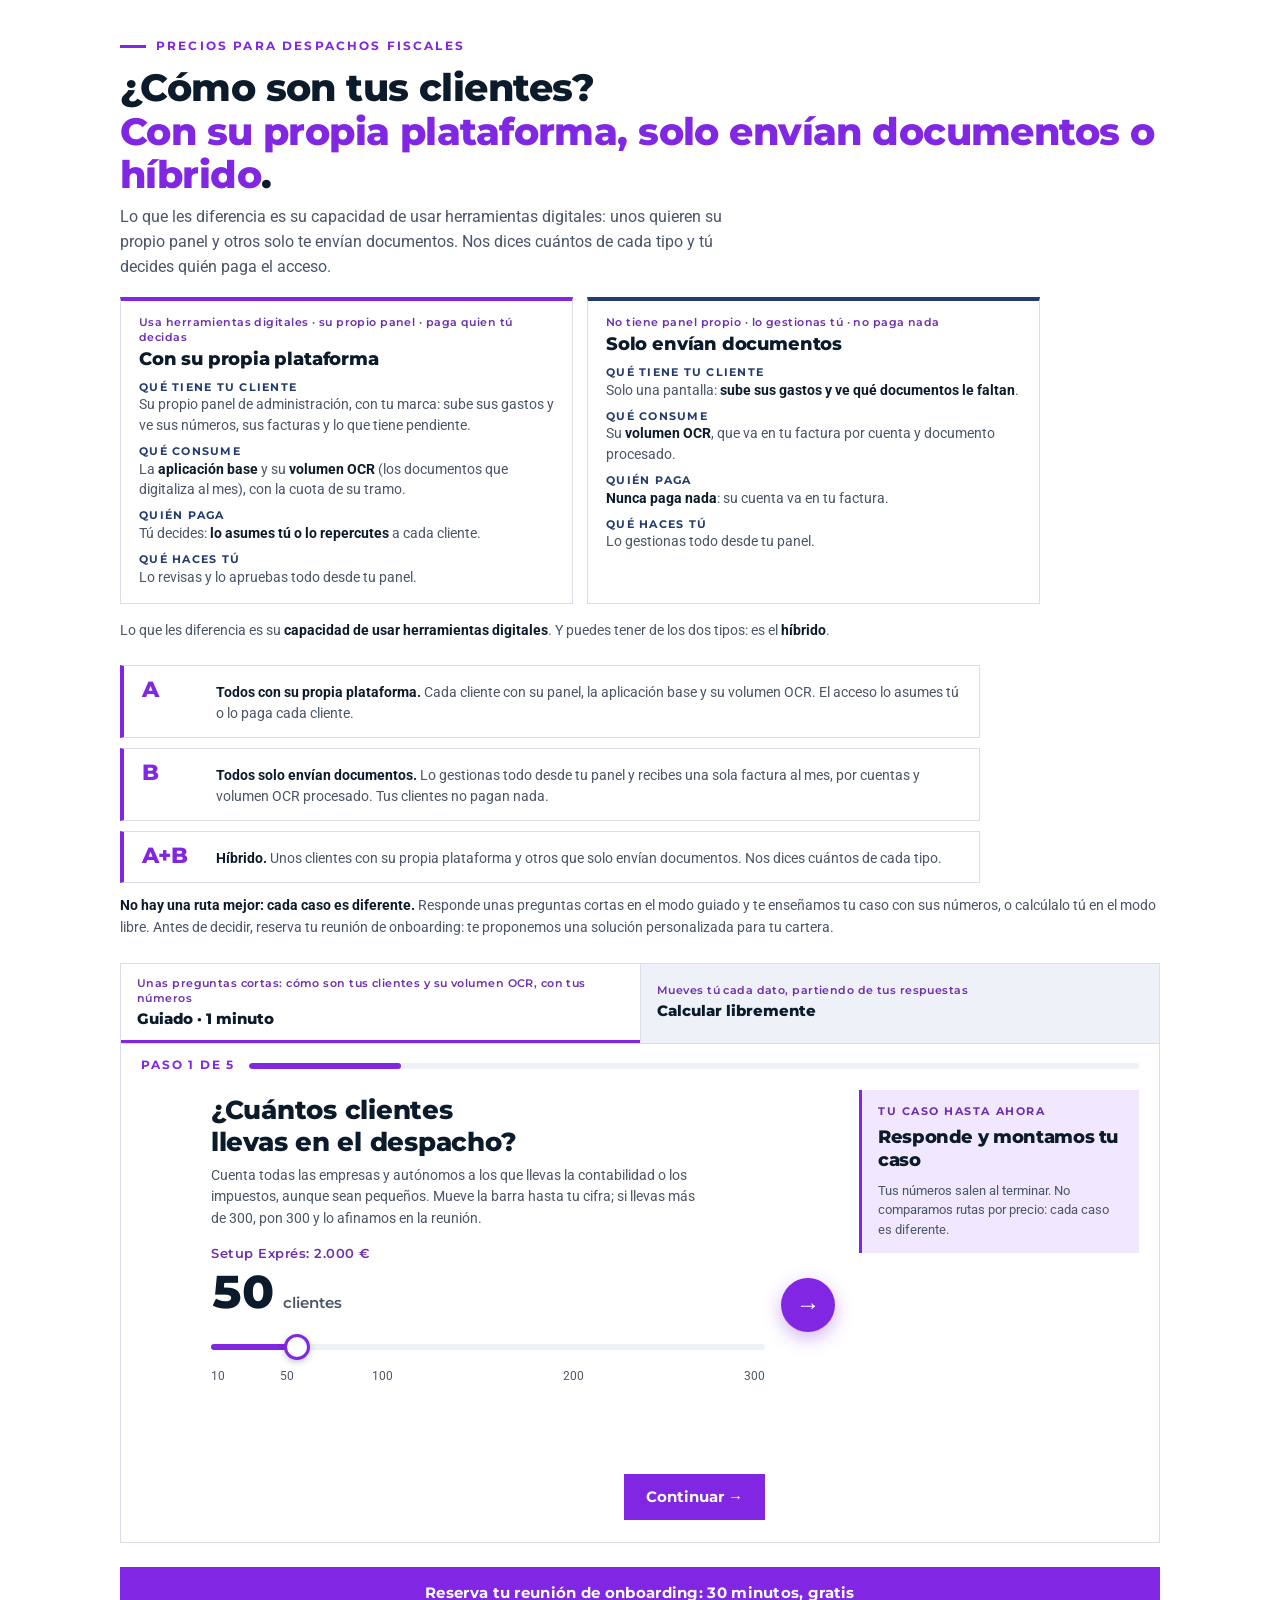
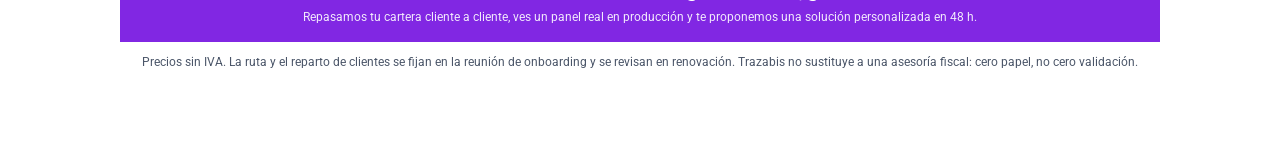
<file: despachos/calculadora.html>
<!DOCTYPE html>
<!-- PARCHE LANDING (14-10-2026): fuentes servidas desde ../assets/fonts en lugar de Google Fonts. Reaplicar si el cliente envía una versión nueva de este archivo. -->
<!-- Calculadora de Trazabis para despachos · tarifa v9 · versión aislada para landings externas (generada por calc/herrero.js el 2026-10-14). No editar a mano: los precios viven en calc/src/despachos.tpl.html. -->
<html lang="es">
<head>
<meta charset="utf-8">
<meta name="viewport" content="width=device-width, initial-scale=1">
<meta name="color-scheme" content="light only">
<meta name="robots" content="noindex">
<title>Calculadora de Trazabis para despachos</title>
<style>
@font-face{font-family:"Montserrat";font-style:normal;font-weight:100 900;font-display:swap;src:url("../assets/fonts/montserrat-latin.woff2") format("woff2");unicode-range:U+0000-00FF, U+0131, U+0152-0153, U+02BB-02BC, U+02C6, U+02DA, U+02DC, U+0304, U+0308, U+0329, U+2000-206F, U+20AC, U+2122, U+2191, U+2193, U+2212, U+2215, U+FEFF, U+FFFD}
@font-face{font-family:"Roboto";font-style:normal;font-weight:100 900;font-display:swap;src:url("../assets/fonts/roboto-latin.woff2") format("woff2");unicode-range:U+0000-00FF, U+0131, U+0152-0153, U+02BB-02BC, U+02C6, U+02DA, U+02DC, U+0304, U+0308, U+0329, U+2000-206F, U+20AC, U+2122, U+2191, U+2193, U+2212, U+2215, U+FEFF, U+FFFD}
</style>
<style>
/* Calculadora Trazabis · despachos fiscales · tarifa v9 · v5 (28-09-2026): clientes con su propia plataforma (Ruta A), que solo envían documentos (Ruta B)
   o híbrido (A+B); aplicación base + volumen OCR de consumo, sin módulos; quién paga el acceso · modo guiado + modo libre + solicitud a Odoo y correo.
   Generado por scratchpad/calc/build.js a partir de src/despachos.tpl.html + src/despachos-guiado.js + src/shared.* — no editar a mano. */
:root{
  --navy:#0C1B2B; --blue:#233B6E; --violet:#8127E3; --violet-deep:#6E2FAE;
  --lav:#F1E8FF; --soft:#EEF2F8; --line:#D9DEE8; --red:#E3322E; --red-text:#C21725; --ink:#4A5568; --white:#FFF; --green:#047E39;
}
*{box-sizing:border-box;margin:0;padding:0}
[hidden]{display:none!important}
/* notas del setup, botones grandes y texto legal: recuperados de la v2.1 */
.setup .note{margin-top:14px;font-size:12.5px;color:var(--ink);border-top:1px dashed var(--line);padding-top:12px}
.setup .note a{color:var(--violet-deep);font-weight:700}
.legal{font-size:11.5px;color:var(--ink);margin-top:12px;text-align:center}
.cta{display:block;text-align:center;background:var(--violet);color:var(--white);font:700 15px/1.25 Montserrat,sans-serif;padding:17px 20px;margin-top:20px;text-decoration:none;letter-spacing:.02em;transition:background .15s}
.cta:hover{background:var(--violet-deep)}
.cta:focus-visible{outline:3px solid var(--violet-deep);outline-offset:2px}
.cta small{display:block;font:400 11.5px/1.4 Roboto,sans-serif;margin-top:6px;opacity:.9;letter-spacing:0}
body{background:var(--white);color:var(--navy);font:16px/1.55 Roboto,system-ui,Segoe UI,Arial,sans-serif;-webkit-font-smoothing:antialiased}
.wrap{max-width:1080px;margin:0 auto;padding:40px 20px 80px}
.eyebrow{font:700 12px/1 Montserrat,sans-serif;letter-spacing:.18em;text-transform:uppercase;color:var(--violet);display:flex;align-items:center;gap:10px}
.eyebrow::before{content:"";width:26px;height:3px;background:var(--violet)}
h1{font:800 clamp(26px,4vw,38px)/1.15 Montserrat,sans-serif;letter-spacing:-.015em;margin:14px 0 8px;text-wrap:balance}
h1 em{font-style:normal;color:var(--violet)}
/* definiciones A / B / A+B bajo el H1 */
.defs{display:grid;gap:10px;margin:20px 0 12px;max-width:860px}
.def{display:flex;gap:16px;align-items:baseline;border:1px solid var(--line);border-left:4px solid var(--violet);padding:13px 18px;background:var(--white)}
.def .dl{font:800 22px/1 Montserrat,sans-serif;letter-spacing:-.01em;color:var(--violet);min-width:58px;white-space:nowrap}
.def .dt{font-size:14px;color:var(--ink);line-height:1.5}
.def .dt b{color:var(--navy)}
.defs-close{color:var(--ink);font-size:14px;margin-bottom:24px}
.defs-close b{color:var(--navy)}
.card{border:1px solid var(--line);background:var(--white)}
.card .hd{padding:13px 20px;border-bottom:1px solid var(--line);display:flex;justify-content:space-between;align-items:baseline;gap:6px 10px;flex-wrap:wrap}
.card .hd .t{font:700 13px/1.2 Montserrat,sans-serif;letter-spacing:.12em;text-transform:uppercase;color:var(--blue)}
.card .hd .s{font-size:12.5px;color:var(--ink)}
.card .bd{padding:20px}
/* controles */
.controls{display:grid;grid-template-columns:minmax(0,1fr) minmax(0,1fr);gap:16px}
.vol-big{display:flex;align-items:baseline;gap:10px;margin-bottom:8px;flex-wrap:wrap}
.vol-big b{font:800 40px/1 Montserrat,sans-serif;letter-spacing:-.02em;font-variant-numeric:tabular-nums}
.vol-big span{color:var(--ink);font-size:14px}
.vol-big input[type=number]{font:800 34px/1 Montserrat,sans-serif;letter-spacing:-.02em;width:160px;max-width:100%;border:1px solid var(--line);padding:5px 8px;color:var(--navy);font-variant-numeric:tabular-nums;-moz-appearance:textfield}
input[type=number]::-webkit-inner-spin-button,input[type=number]::-webkit-outer-spin-button{-webkit-appearance:none}
input[type=number]:focus-visible{outline:3px solid var(--violet-deep);outline-offset:2px;border-color:var(--violet)}
input[type=range]{width:100%;appearance:none;height:6px;border-radius:3px;background:linear-gradient(to right,var(--violet) 0%,var(--violet) var(--pct,0%),var(--soft) var(--pct,0%));outline:none;cursor:pointer}
input[type=range]::-webkit-slider-thumb{appearance:none;width:26px;height:26px;border-radius:50%;background:var(--white);border:3px solid var(--violet);box-shadow:0 2px 6px rgba(12,27,43,.25)}
input[type=range]:focus-visible::-webkit-slider-thumb{outline:3px solid var(--violet-deep);outline-offset:2px}
input[type=range]::-moz-range-thumb{width:22px;height:22px;border-radius:50%;background:var(--white);border:3px solid var(--violet)}
.vol-marks{position:relative;height:16px;font-size:11px;color:var(--ink);margin-top:8px;font-variant-numeric:tabular-nums}
.vol-marks span{position:absolute;top:0;transform:translateX(-50%);white-space:nowrap}
.vol-marks span:first-child{transform:none}
.vol-marks span:last-child{transform:translateX(-100%)}
.vol-marks.eq{display:flex;justify-content:space-between;position:static;height:auto}
.vol-marks.eq span{position:static;transform:none}
.seg{display:inline-flex;border:1px solid var(--line);margin-bottom:10px}
.seg button{font:600 12px/1 Montserrat,sans-serif;padding:8px 12px;border:none;background:var(--white);color:var(--ink);cursor:pointer}
.seg button[aria-pressed=true]{background:var(--navy);color:var(--white)}
.seg button:focus-visible{outline:3px solid var(--violet-deep);outline-offset:2px}
.derived{font-size:13px;color:var(--violet-deep);font-weight:500;margin-top:10px;min-height:20px}
.derived.alert{color:var(--red-text)}
.toggles{grid-column:span 2;display:grid;grid-template-columns:minmax(0,1fr);gap:16px}
.tg{border:1px solid var(--line);padding:14px 16px;display:flex;gap:14px;align-items:center}
.tg.on{border-color:var(--violet);background:linear-gradient(0deg,rgba(129,39,227,.05),rgba(129,39,227,.05)),var(--white)}
.tg .tx{font-size:13px}
.tg .tx b{font-family:Montserrat,sans-serif}
.tg .tx .v{color:var(--violet-deep)}
.sw{width:46px;height:26px;border-radius:13px;background:var(--line);border:none;position:relative;cursor:pointer;transition:background .15s;flex:none}
.sw::after{content:"";position:absolute;top:3px;left:3px;width:20px;height:20px;border-radius:50%;background:var(--white);transition:left .15s;box-shadow:0 1px 3px rgba(12,27,43,.3)}
.sw[aria-pressed=true]{background:var(--violet)}
.sw[aria-pressed=true]::after{left:23px}
.sw:focus-visible{outline:3px solid var(--violet-deep);outline-offset:2px}
.globals{grid-column:span 2;display:flex;gap:8px 26px;flex-wrap:wrap;padding:12px 16px;background:var(--soft);font-size:13px;color:var(--ink)}
.globals b{color:var(--navy);font-variant-numeric:tabular-nums}
/* selector de ruta */
.modes{display:grid;grid-template-columns:1fr 1fr 1fr;gap:16px;margin-top:20px}
.mode{border:1px solid var(--line);background:var(--white);text-align:left;padding:16px 18px;cursor:pointer;font:inherit;color:inherit;transition:border-color .15s}
.mode .mk{font:700 10.5px/1 Montserrat,sans-serif;letter-spacing:.16em;text-transform:uppercase;color:var(--blue);display:block}
.mode .mt{font:800 15.5px/1.3 Montserrat,sans-serif;margin:6px 0 4px;letter-spacing:-.01em;display:block}
.mode .mp{font-size:12.5px;color:var(--ink);line-height:1.5;display:block}
.mode[aria-pressed=true]{border-color:var(--violet);border-width:2px;padding:15px 17px;background:linear-gradient(0deg,rgba(129,39,227,.05),rgba(129,39,227,.05)),var(--white)}
.mode[aria-pressed=true] .mk{color:var(--violet)}
.mode:focus-visible{outline:3px solid var(--violet-deep);outline-offset:2px}
/* panel de resultado */
.res{margin-top:20px}
.res .top{padding:18px 22px;color:var(--white);background:var(--navy)}
.res .rk{font:700 11px/1 Montserrat,sans-serif;letter-spacing:.16em;text-transform:uppercase;opacity:.75}
.res .rt{font:800 19px/1.25 Montserrat,sans-serif;margin-top:6px;letter-spacing:-.01em;text-wrap:balance}
.res .rx{padding:14px 22px;font-size:13.5px;color:var(--ink);border-bottom:1px solid var(--soft)}
.res .inner{border:1px solid var(--line);border-top:none}
.badge{margin:14px 22px 0;display:inline-flex;background:var(--lav);color:var(--violet-deep);font:700 11.5px/1.3 Montserrat,sans-serif;letter-spacing:.06em;padding:7px 10px;text-transform:uppercase}
.figs{padding:8px 22px 4px}
.fig{display:flex;justify-content:space-between;align-items:baseline;gap:12px;padding:9px 0;border-bottom:1px dashed var(--soft);font-size:14px}
.fig:last-child{border-bottom:none}
.fig .l{color:var(--ink)}
.fig .l small{display:block;font-size:11.5px;color:var(--ink)}
.fig .r{font:700 17px/1 Montserrat,sans-serif;font-variant-numeric:tabular-nums;white-space:nowrap}
.fig .r s{font:400 12.5px Roboto,sans-serif;color:var(--ink);margin-right:6px}
.fig.big .r{font-size:26px;color:var(--violet-deep)}
.fig .r.zero{color:var(--green)}
.grp{margin:10px 22px 0;padding:10px 14px 8px;background:var(--soft)}
.grp .gt{font:700 11px/1.35 Montserrat,sans-serif;letter-spacing:.12em;text-transform:uppercase;color:var(--blue);margin-bottom:8px}
.grp .fig{border-bottom-color:#E2E9F3}
.grp .gvol{display:grid;grid-template-columns:auto minmax(0,1fr) auto;align-items:center;gap:6px 12px;padding:6px 0 8px;border-bottom:1px dashed #E2E9F3;font-size:12.5px;color:var(--ink)}
.grp .gvol b{font:800 15px/1 Montserrat,sans-serif;color:var(--navy);font-variant-numeric:tabular-nums;text-align:right;white-space:nowrap}
.grp .gvol input[type=range]{height:5px;background:linear-gradient(to right,var(--violet) 0%,var(--violet) var(--pct,0%),var(--white) var(--pct,0%))}
.grp .gvol input[type=number]{font:800 16px/1 Montserrat,sans-serif;width:120px;max-width:100%;border:1px solid var(--line);padding:6px 8px;color:var(--navy);background:var(--white);font-variant-numeric:tabular-nums;-moz-appearance:textfield;justify-self:start}
.grp .gmarks{grid-column:2;margin-top:0}
.grp .seg{margin:0}
.grp .gd{font-size:12px;color:var(--violet-deep);padding:6px 0 2px}
.grp .gd.alert{color:var(--red-text)}
.conds{margin:14px 22px 18px;padding:12px 14px;background:var(--soft);font-size:12px;color:var(--ink);line-height:1.7}
.conds b{color:var(--navy)}
.noB{margin:16px 22px 20px;border-left:3px solid var(--red);background:#FDECEC;padding:14px 16px;font-size:13.5px}
.noB b{color:var(--red-text)}
.custom{margin:16px 22px 20px;border-left:3px solid var(--violet);background:var(--lav);padding:14px 16px;font-size:13.5px}
/* split A+B */
.split{margin:16px 22px 4px;padding:16px 16px 12px;border:1px solid var(--line)}
.split .st{display:flex;justify-content:space-between;align-items:baseline;gap:10px;margin-bottom:10px;font-size:13px;color:var(--ink)}
.split .st b{font:800 18px/1 Montserrat,sans-serif;color:var(--navy);font-variant-numeric:tabular-nums}
.split .legend{display:flex;justify-content:space-between;gap:10px;font-size:11.5px;color:var(--ink);margin-top:8px}
.split .legend .lb b{color:var(--blue)}
.split .legend .rb{text-align:right}
.split .legend .rb b{color:var(--violet-deep)}
/* nota neutral + setup */
.neutral{margin-top:20px;border-left:3px solid var(--violet);background:var(--lav);padding:16px 20px;font-size:14px}
.neutral a{color:var(--violet-deep);font-weight:700}
.setup{margin-top:20px}
.setup table{width:100%;border-collapse:collapse;font-size:14px}
.setup th{background:var(--navy);color:var(--white);font:600 11px/1.3 Montserrat,sans-serif;letter-spacing:.08em;text-transform:uppercase;text-align:left;padding:10px 12px;vertical-align:bottom}
.setup td{padding:14px 12px;border-bottom:1px solid var(--line);vertical-align:top}
.setup td .big{font:800 22px/1.1 Montserrat,sans-serif;font-variant-numeric:tabular-nums;display:block}
.setup td .per{display:block;font-size:12.5px;color:var(--ink);margin-top:3px;font-variant-numeric:tabular-nums}
.setup td.of .big{color:var(--violet-deep)}
.setup td.of{background:var(--lav)}
.setup td s{color:var(--ink)}
@media (max-width:900px){
  .controls,.toggles,.modes{grid-template-columns:minmax(0,1fr)}
  .toggles,.globals{grid-column:span 1}
  /* móvil: etiqueta y valor en la primera fila; deslizador y marcas a todo el ancho debajo */
  .grp .gvol{grid-template-columns:minmax(0,1fr) auto}
  .grp .gvol>span{grid-column:1;grid-row:1}
  .grp .gvol b{grid-column:2;grid-row:1}
  .grp .gvol input[type=range]{grid-column:1/-1;grid-row:2}
  .grp .gvol input[type=number]{grid-column:1/-1;grid-row:2}
  .grp .gmarks{grid-column:1/-1;grid-row:3}
  .wrap{padding-bottom:120px}
  .bar{position:fixed;left:0;right:0;bottom:0;background:var(--navy);color:var(--white);display:flex;align-items:center;gap:12px;padding:10px 14px;z-index:9;box-shadow:0 -4px 16px rgba(12,27,43,.25)}
  .bar .t{font:600 12px/1.3 Montserrat,sans-serif;color:#C6D2E2;min-width:0}
  .bar a{margin-left:auto;flex:none;max-width:160px;background:var(--violet);color:var(--white);text-decoration:none;font:700 12.5px/1.2 Montserrat,sans-serif;padding:10px 12px;text-align:center}
  /* tabla del setup apilada en móvil */
  .setup table,.setup tbody,.setup tr,.setup td{display:block;width:100%}
  .setup thead{display:none}
  .setup td{border:none;padding:8px 0}
  .setup tr{border-bottom:1px solid var(--line);padding-bottom:6px}
  .setup td::before{content:attr(data-th);display:block;font:600 11px/1.3 Montserrat,sans-serif;letter-spacing:.08em;text-transform:uppercase;color:var(--blue);margin-bottom:4px}
  .setup td.of{padding:10px 12px}
  .setup td .big{font-size:20px}
  .sol-grid{grid-template-columns:minmax(0,1fr)}
}
@media (min-width:901px){.bar{display:none}}
/* ===== v4 · con plataforma / sin plataforma ===== */
.lead{font-size:16px;color:var(--ink);max-width:70ch;margin:2px 0 18px}
.plataformas{display:grid;grid-template-columns:minmax(0,1fr) minmax(0,1fr);gap:14px;margin:0 0 16px;max-width:920px}
.pl{border:1px solid var(--line);background:var(--white);padding:14px 18px 16px}
.pl.con{border-top:4px solid var(--violet)}
.pl.sin{border-top:4px solid var(--blue)}
.pl-h b{display:block;font:800 18px/1.2 Montserrat,sans-serif;letter-spacing:-.01em;color:var(--navy)}
.pl dl{margin-top:4px}
.pl dt{font:700 10.5px/1.3 Montserrat,sans-serif;letter-spacing:.12em;text-transform:uppercase;color:var(--blue);margin-top:10px}
.pl dd{font-size:13.5px;color:var(--ink);line-height:1.5}
.pl dd b{color:var(--navy)}
.mode .impl{margin-bottom:6px}
.ruta{margin-top:20px}
.ruta .modes{margin-top:0}
.split .st b.con{color:var(--violet-deep)}
.split .st b.sin{color:var(--blue)}
.ocr-t{font-size:13px;color:var(--ink);margin:0 0 8px;max-width:48ch}
.ocr-t b{color:var(--navy);font-family:Montserrat,sans-serif}
.vhint{font-size:12.5px;color:var(--ink);margin:0 0 10px;max-width:46ch}
.gtitle{margin:16px 22px 0;padding-top:14px;border-top:1px solid var(--line);font:800 15.5px/1.3 Montserrat,sans-serif;color:var(--navy)}
.gtitle:first-child{border-top:none;padding-top:0}
.gtitle small{display:block;font:400 12.5px/1.45 Roboto,sans-serif;color:var(--ink);margin-top:2px}
.incl{margin:6px 22px 0;font-size:12.5px;color:var(--ink);border-left:3px solid var(--green);padding:6px 10px;background:#F1FAF4}
.incl b{color:var(--navy)}
.subcard{margin:14px 22px 0;border:1px solid var(--line);background:var(--white)}
.subcard .sh{padding:10px 14px;border-bottom:1px solid var(--line);font:700 11.5px/1.3 Montserrat,sans-serif;letter-spacing:.1em;text-transform:uppercase;color:var(--violet-deep)}
.subcard .si{padding:10px 14px 6px;font-size:13px;color:var(--ink)}
.mod-row{display:grid;grid-template-columns:auto minmax(0,1fr);gap:4px 14px;padding:12px 14px;border-top:1px dashed var(--line);align-items:start}
.mod-row .sw{margin-top:2px}
.mod-row .mn{font:700 14px/1.3 Montserrat,sans-serif;color:var(--navy)}
.mod-row .beta{font:700 10px/1 Montserrat,sans-serif;letter-spacing:.08em;text-transform:uppercase;color:var(--violet-deep);background:var(--lav);padding:2px 6px;margin-left:6px;vertical-align:middle}
.mod-row .md{display:block;font-size:12.5px;color:var(--ink);margin-top:2px}
.mod-row .mp{display:block;font-size:13px;color:var(--violet-deep);font-weight:600;margin-top:4px;font-variant-numeric:tabular-nums}
.mod-row .mp s{color:var(--ink);font-weight:400;margin-left:6px}
.mod-row .mc{grid-column:2;display:grid;grid-template-columns:minmax(0,1fr) minmax(0,1fr);gap:10px 16px;margin-top:8px;align-items:end}
.mod-row .mc label{display:flex;flex-direction:column;gap:5px;font-size:12px;color:var(--ink)}
.mod-row select{font:500 13px/1.2 Roboto,sans-serif;border:1px solid #7A8599;padding:7px 8px;max-width:100%;width:100%}
.mod-row .kv{font:700 13px/1.2 Montserrat,sans-serif;color:var(--navy);font-variant-numeric:tabular-nums}
.mod-row .mc input[type=range]{margin-top:12px}
.mod-row .msub{grid-column:1/-1;font-size:12.5px;color:var(--navy);font-variant-numeric:tabular-nums}
.subcard .pie{padding:10px 14px 12px;border-top:1px solid var(--line);background:var(--soft);font-size:13px;color:var(--ink)}
.subcard .pie b{color:var(--navy)}
.paga,.qp{margin-top:20px}
.pg-ayuda{font-size:13.5px;color:var(--ink);max-width:80ch}
.pg-opts{display:grid;grid-template-columns:minmax(0,1fr) minmax(0,1fr);gap:12px;margin:12px 0 14px}
.pg{text-align:left;border:1px solid var(--line);background:var(--white);padding:14px 16px;cursor:pointer;font:inherit;color:inherit;transition:border-color .15s}
.pg:hover{border-color:var(--violet)}
.pg:focus-visible{outline:3px solid var(--violet-deep);outline-offset:2px}
.pg b{display:block;font:800 15px/1.3 Montserrat,sans-serif;color:var(--navy);margin-top:2px}
.pg .ps{display:block;font-size:12.5px;color:var(--ink);margin-top:2px}
.pg[aria-pressed=true]{border:2px solid var(--violet);padding:13px 15px;background:linear-gradient(0deg,rgba(129,39,227,.05),rgba(129,39,227,.05)),var(--white)}
.qp .bd.figs{padding:6px 20px 8px}
@media (max-width:600px){
  .plataformas,.pg-opts{grid-template-columns:minmax(0,1fr)}
  .mod-row .mc{grid-template-columns:minmax(0,1fr);grid-column:1/-1}
}
/* ===== COMÚN · segmento, modo, embudo guiado y solicitud ===== */
/* página de un solo aspecto (claro): los campos llevan fondo y texto explícitos para que se lean aunque el visor esté en tema oscuro */
:root{color-scheme:light only}
/* Rubén (28-09): la celda de la cifra, en blanco y los números en negro, pase lo que pase con el tema del visor */
input[type=number]{background:#FFFFFF!important;background-color:#FFFFFF!important;color:#000000!important;-webkit-text-fill-color:#000000!important;caret-color:#000000;color-scheme:light;opacity:1}
input[type=number],input[type=text],input[type=email],input[type=tel],input:not([type]),select,textarea{background-color:var(--white);color:var(--navy);-webkit-text-fill-color:var(--navy);caret-color:var(--violet)}
.impl{display:block;font:600 11px/1.35 Montserrat,sans-serif;letter-spacing:.04em;color:var(--violet-deep);margin-bottom:4px}
/* selector de segmento: qué implica cada opción, encima de su nombre */
.seg-bar{display:grid;grid-template-columns:repeat(3,minmax(0,1fr));gap:10px;margin:0 0 22px}
.seg-card{display:block;border:1px solid var(--line);background:var(--white);padding:12px 14px;text-decoration:none;color:var(--navy);transition:border-color .15s,background .15s}
.seg-card:hover{border-color:var(--violet)}
.seg-card:focus-visible{outline:3px solid var(--violet-deep);outline-offset:2px}
.seg-card b{display:block;font:800 15px/1.25 Montserrat,sans-serif}
.seg-card .ds{display:block;font-size:12.5px;color:var(--ink);margin-top:3px;line-height:1.4}
.seg-card[aria-current=page]{border:2px solid var(--violet);padding:11px 13px;background:linear-gradient(0deg,rgba(129,39,227,.05),rgba(129,39,227,.05)),var(--white)}
.seg-card[aria-current=page] b::after{content:" · estás aquí";font:600 11px Roboto,sans-serif;color:var(--violet-deep)}
/* pestañas de modo */
.modos{display:grid;grid-template-columns:repeat(2,minmax(0,1fr));gap:0;border:1px solid var(--line);margin-bottom:0}
.modo-tab{text-align:left;background:var(--soft);border:none;border-bottom:3px solid transparent;padding:12px 16px;cursor:pointer;font:inherit;color:var(--ink)}
.modo-tab + .modo-tab{border-left:1px solid var(--line)}
.modo-tab b{display:block;font:800 15px/1.25 Montserrat,sans-serif;color:var(--navy)}
.modo-tab[aria-selected=true]{background:var(--white);border-bottom-color:var(--violet)}
.modo-tab:focus-visible{outline:3px solid var(--violet-deep);outline-offset:-3px}
.panel-modo{margin-bottom:24px}
/* embudo guiado: una pantalla por paso, con la flecha para continuar a la derecha */
.emb{border:1px solid var(--line);border-top:none;background:var(--white);scroll-margin-top:8px}
.emb-cab{display:flex;align-items:center;gap:14px;padding:16px 20px 0}
.emb-paso{flex:none;font:700 11.5px/1 Montserrat,sans-serif;letter-spacing:.16em;text-transform:uppercase;color:var(--violet)}
.emb-prog{flex:1;height:6px;background:var(--soft);border-radius:3px;overflow:hidden}
.emb-prog i{display:block;height:100%;width:var(--p,0%);background:var(--violet);border-radius:3px;transition:width .3s}
.emb-body{display:grid;grid-template-columns:minmax(0,1fr) 280px;gap:24px;padding:18px 20px 22px}
.emb-body.fin{grid-template-columns:minmax(0,1fr)}
.emb-preg{position:relative;display:flex;flex-direction:column;min-height:430px;padding:0 70px}
.emb-q{font:800 clamp(20px,2.6vw,26px)/1.25 Montserrat,sans-serif;letter-spacing:-.01em;margin:4px 0 6px;text-wrap:balance}
.emb-q:focus{outline:none}
.emb-ayuda{font-size:14px;color:var(--ink);margin-bottom:14px;max-width:62ch}
.emb-impl-grupo{margin-bottom:8px}
.emb-opts{display:grid;grid-template-columns:repeat(auto-fill,minmax(230px,1fr));gap:10px}
.emb-opts.fichas{grid-template-columns:repeat(auto-fill,minmax(160px,1fr))}
.emb-opt{display:flex;gap:10px;align-items:flex-start;text-align:left;border:1px solid var(--line);background:var(--white);padding:12px 14px;font:500 14.5px/1.35 Roboto,sans-serif;color:var(--navy);cursor:pointer;transition:border-color .15s,background .15s}
.emb-opt:hover{border-color:var(--violet)}
.emb-opt:focus-visible{outline:3px solid var(--violet-deep);outline-offset:2px}
.emb-opt[aria-pressed=true]{border-color:var(--violet);background:var(--lav)}
.emb-opt[aria-pressed=true] .lb{color:var(--violet-deep);font-weight:700}
.emb-opt .mk{flex:none;width:16px;height:16px;margin-top:3px;border:2px solid #7A8599;border-radius:50%}
.emb-opt.multi .mk{border-radius:3px}
.emb-opt[aria-pressed=true] .mk{border-color:var(--violet);background:var(--violet);box-shadow:inset 0 0 0 2px var(--white)}
.emb-opt .tx{display:block;min-width:0}
.emb-opt .lb{display:block}
.emb-opt .emb-opt-ds{display:block;font-size:12.5px;color:var(--ink);font-weight:400;margin-top:2px;line-height:1.4}
.emb-opt .emb-opt-nota{display:block;font-size:12px;color:var(--ink);font-weight:400;margin-top:4px;line-height:1.4}
.emb-opt .emb-opt-corto{display:none;font-size:12px;color:var(--ink);font-weight:400;margin-top:1px;line-height:1.3}
.emb-nota{font-size:13px;color:var(--ink);margin-top:12px;max-width:66ch;line-height:1.5}
.emb-fld-sug{font-size:12.5px;color:var(--violet-deep)}
.emb-fld-sug:empty{display:none}
.emb-fld-sug .lnk{font:600 12.5px Roboto,sans-serif;color:var(--violet-deep);background:none;border:none;padding:0;cursor:pointer;text-decoration:underline}
.emb-fld-ayuda.aviso{color:var(--violet-deep)}
.emb-fld-ayuda:empty{display:none}
.emb-rgpd .lnk{font:400 11.5px Roboto,sans-serif;color:var(--violet-deep);background:none;border:none;padding:0;cursor:pointer;text-decoration:underline}
.emb-capa2{border:1px solid var(--line);background:var(--soft);padding:14px 16px;font-size:12.5px;line-height:1.55;color:var(--ink);max-width:70ch}
.emb-capa2 h5{font:700 13px/1.3 Montserrat,sans-serif;color:var(--navy);margin:10px 0 4px}
.emb-capa2 h5:first-child,.emb-capa2 .cerrar+h5{margin-top:0}
.emb-capa2 p{margin:0 0 4px}
.emb-capa2 .cerrar{float:right;margin:0 0 6px 12px;font:600 12.5px Roboto,sans-serif;color:var(--violet-deep);background:none;border:none;padding:0;cursor:pointer;text-decoration:underline}
.emb-capa2 .cerrar:focus-visible{outline:3px solid var(--violet-deep);outline-offset:2px}
.emb-resumen{display:none}
.emb-resumen summary{cursor:pointer;font:700 12px/1.3 Montserrat,sans-serif;letter-spacing:.08em;text-transform:uppercase;color:var(--violet-deep);padding:8px 0}
.emb-resumen[open] summary{margin-bottom:6px}
/* el plegable del móvil lleva el mismo contenido que el lateral de escritorio: mismos estilos */
.emb-aside-in h4{font:700 11px/1.3 Montserrat,sans-serif;letter-spacing:.14em;text-transform:uppercase;color:var(--violet-deep);margin-bottom:8px}
.emb-aside-in .tot{font:800 24px/1.1 Montserrat,sans-serif;letter-spacing:-.02em;font-variant-numeric:tabular-nums;color:var(--navy)}
.emb-aside-in .tot.txt{font-size:16px;line-height:1.3}
.emb-aside-in ul{list-style:none;margin-top:6px;display:grid;gap:4px;padding:0}
.emb-aside-in li{display:flex;gap:8px;color:var(--ink)}
.emb-aside-in li::before{content:"✓";color:var(--violet-deep);font-weight:700;flex:none}
.emb-aside-in .nota{display:block;margin-top:8px;font-size:12.5px;color:var(--ink)}
.emb-resumen .emb-aside-in.recortado .emb-quien,.emb-resumen .emb-aside-in.recortado h4,.emb-resumen .emb-aside-in.recortado .nota,.emb-resumen .emb-aside-in.recortado li:nth-child(n+4){display:none}
.emb-resumen .emb-aside-in.recortado ul{margin-top:0}
.emb-resumen .emb-aside-in.recortado li{white-space:nowrap;overflow:hidden;text-overflow:ellipsis}
.emb-resumen .emb-vertodo{display:block;min-height:44px;margin-top:2px;padding:10px 0;font:600 13px Roboto,sans-serif;color:var(--violet-deep);background:none;border:none;cursor:pointer;text-decoration:underline}
.emb-resumen .emb-aside-in{border-left:3px solid var(--violet);background:var(--lav);padding:12px 14px;font-size:13px}
.emb-confirm{border:1px solid var(--violet);background:var(--lav);padding:10px 14px;font-size:13.5px;margin:12px 20px 0;display:flex;gap:8px 14px;flex-wrap:wrap;align-items:center}
.emb-confirm .emb-next{padding:9px 14px;font-size:13px;margin-left:0}
.emb-confirm .lnk{font:500 13.5px Roboto,sans-serif;color:var(--violet-deep);background:none;border:none;padding:0;cursor:pointer;text-decoration:underline}
/* deslizador de cantidad: lo que implica, el número grande y la barra con las paradas acordadas */
.emb-desl{margin-top:2px;max-width:620px}
.emb-desl .impl{font-size:12.5px}
.emb-valor{display:flex;align-items:baseline;gap:4px 10px;flex-wrap:wrap;margin:6px 0 18px}
.emb-valor b{font:800 clamp(34px,5vw,46px)/1 Montserrat,sans-serif;letter-spacing:-.02em;color:var(--navy);font-variant-numeric:tabular-nums}
.emb-valor span{font:600 15px/1.3 Montserrat,sans-serif;color:var(--ink)}
.emb-marcas{position:relative;height:18px;margin-top:10px;font-size:11.5px;color:var(--ink);font-variant-numeric:tabular-nums}
.emb-marcas span{position:absolute;top:0;transform:translateX(-50%);white-space:nowrap}
.emb-marcas span.ini{transform:none}
.emb-marcas span.fin{transform:translateX(-100%)}
.emb-num{display:flex;gap:8px 10px;align-items:center;flex-wrap:wrap;margin-top:22px;font-size:13.5px;color:var(--ink)}
.emb-num input{font:800 20px/1 Montserrat,sans-serif;width:150px;max-width:100%;border:1px solid #7A8599;padding:9px 12px;background:var(--white);color:var(--navy);-webkit-text-fill-color:var(--navy);font-variant-numeric:tabular-nums;-moz-appearance:textfield}
.emb-num input::-webkit-inner-spin-button,.emb-num input::-webkit-outer-spin-button{-webkit-appearance:none}
.emb-num input:focus-visible{outline:3px solid var(--violet-deep);outline-offset:2px;border-color:var(--violet)}
.emb-num-ok{font:600 13px/1.3 Montserrat,sans-serif;color:var(--violet-deep)}
/* pasos de campo (nombre, correo, teléfono): un campo grande por línea, la casilla y la capa RGPD debajo */
.emb-campo{display:grid;gap:14px;max-width:560px}
.emb-fld{display:flex;flex-direction:column;gap:6px}
.emb-fld > span{font:600 12.5px/1.2 Montserrat,sans-serif;color:var(--navy)}
.emb-fld > span em{font:400 12px Roboto,sans-serif;color:var(--ink)}
.emb-fld input{font:500 18px/1.3 Roboto,sans-serif;color:var(--navy);border:1px solid #7A8599;padding:12px 14px;background:var(--white);width:100%;border-radius:0;-webkit-text-fill-color:var(--navy)}
.emb-fld input:focus-visible{outline:3px solid var(--violet-deep);outline-offset:2px;border-color:var(--violet)}
.emb-fld input[aria-invalid=true]{border-color:var(--red-text)}
.emb-fld-err{font-size:12.5px;color:var(--red-text);min-height:0}
.emb-fld-err:empty{display:none}
.emb-campo-err{font-weight:500}
.emb-fld-ayuda{font-size:12.5px;color:var(--ink)}
.emb-campo .chk{margin:2px 0 0}
.emb-campo .chk span em{font-style:normal;color:var(--ink)}
.emb-rgpd{margin:0}
/* navegación: «Continuar» abajo a la derecha y flechas grandes a los lados */
.emb-nav{display:flex;gap:10px 16px;align-items:center;flex-wrap:wrap;margin-top:auto;padding-top:22px}
.emb-back{background:none;border:none;padding:0;cursor:pointer;font:500 14px/1.3 Roboto,sans-serif;color:var(--ink);text-decoration:underline}
.emb-pista{font-size:13px;color:var(--ink)}
.emb-back:focus-visible,.emb-next:focus-visible{outline:3px solid var(--violet-deep);outline-offset:2px}
.emb-next{margin-left:auto;background:var(--violet);color:var(--white);border:none;cursor:pointer;font:700 15px/1.2 Montserrat,sans-serif;padding:14px 22px}
.emb-next:hover:not(:disabled):not([aria-disabled="true"]){background:var(--violet-deep)}
.emb-next:disabled,.emb-next[aria-disabled="true"]{opacity:.45;cursor:not-allowed}
.emb-motivo{width:100%;margin:0;font-size:12.5px;font-weight:500;color:var(--red-text)}
.emb-motivo:empty{display:none}
.emb-flecha{position:absolute;top:50%;width:54px;height:54px;margin-top:-27px;border-radius:50%;display:flex;align-items:center;justify-content:center;cursor:pointer;font:700 24px/1 Montserrat,sans-serif;transition:background .15s,transform .15s}
.emb-flecha.der{right:0;border:none;background:var(--violet);color:var(--white);box-shadow:0 6px 18px rgba(129,39,227,.35)}
.emb-flecha.der:hover:not(:disabled):not([aria-disabled="true"]){background:var(--violet-deep);transform:translateX(3px)}
.emb-flecha.izq{left:0;border:1px solid var(--line);background:var(--white);color:var(--violet-deep)}
.emb-flecha.izq:hover{border-color:var(--violet)}
.emb-flecha:disabled,.emb-flecha[aria-disabled="true"]{background:var(--soft);color:#9AA5B8;box-shadow:none;cursor:not-allowed}
.emb-flecha:focus-visible{outline:3px solid var(--violet-deep);outline-offset:2px}
.emb-aside{align-self:start;border-left:3px solid var(--violet);background:var(--lav);padding:14px 16px;font-size:13.5px}
.emb-aside h4{font:700 11px/1.3 Montserrat,sans-serif;letter-spacing:.14em;text-transform:uppercase;color:var(--violet-deep);margin-bottom:8px}
.emb-aside .tot{font:800 28px/1.1 Montserrat,sans-serif;letter-spacing:-.02em;font-variant-numeric:tabular-nums;color:var(--navy)}
.emb-aside .tot small{font:700 13px Montserrat,sans-serif;color:var(--ink)}
.emb-aside .tot.txt{font-size:18px;line-height:1.3}
.emb-aside ul{list-style:none;margin-top:8px;display:grid;gap:4px}
.emb-aside li{display:flex;gap:8px;color:var(--ink)}
.emb-aside li::before{content:"✓";color:var(--violet-deep);font-weight:700;flex:none}
.emb-aside .nota{display:block;margin-top:8px;font-size:12.5px;color:var(--ink)}
/* oferta configurada */
.of-cab{display:flex;justify-content:space-between;align-items:flex-end;gap:12px 24px;flex-wrap:wrap;background:var(--navy);color:var(--white);padding:20px 22px}
.of-cab .k{font:700 11px/1 Montserrat,sans-serif;letter-spacing:.16em;text-transform:uppercase;color:#CCABFE}
.of-cab .tt{font:800 clamp(19px,2.4vw,24px)/1.25 Montserrat,sans-serif;margin-top:6px;text-wrap:balance}
.of-cab .pr{font:800 38px/1 Montserrat,sans-serif;letter-spacing:-.02em;font-variant-numeric:tabular-nums;white-space:nowrap}
.of-cab .pr small{font:700 15px Montserrat,sans-serif;color:#AAB8CC}
.of-cab .pr.txt{font-size:22px;white-space:normal}
.of-cab .sub{font-size:13px;color:#C6D2E2;margin-top:4px}
.of-in{border:1px solid var(--line);border-top:none;padding:16px 22px 20px}
.of-txt{font-size:14px;color:var(--ink);margin-bottom:12px;max-width:72ch}
.of-txt b{color:var(--navy)}
.of-fila{display:flex;justify-content:space-between;gap:14px;padding:8px 0;border-bottom:1px dashed var(--line);font-size:14px}
.of-fila span{color:var(--ink)}
.of-fila b{font-variant-numeric:tabular-nums;text-align:right;font-weight:500}
/* el importe nunca se parte: si no cabe junto al concepto, baja entero a la línea siguiente */
.of-fila{flex-wrap:wrap;align-items:baseline;row-gap:2px}
.of-fila b{margin-left:auto;white-space:normal;max-width:100%}
.of-fila.dest b{white-space:normal}
.of-fila s{color:var(--ink);margin-right:6px;font-size:12.5px}
.of-fila.dest b{color:var(--violet-deep);font:700 16px Montserrat,sans-serif}
.of-conds{margin-top:12px;font-size:12.5px;color:var(--ink);line-height:1.6}
.of-urg{margin-top:12px;border-left:3px solid var(--violet);background:var(--lav);padding:10px 12px;font-size:13px}
.of-acts{display:flex;gap:10px 18px;align-items:center;flex-wrap:wrap;margin-top:18px}
.of-acts .emb-next{padding:14px 20px;font-size:15px}
.of-acts a,.of-acts .lnk{font:500 14px/1.3 Roboto,sans-serif;color:var(--violet-deep);background:none;border:none;padding:0;cursor:pointer;text-decoration:underline}
.of-acts a:focus-visible,.of-acts .lnk:focus-visible{outline:3px solid var(--violet-deep);outline-offset:2px}
.libre-cab{display:flex;justify-content:space-between;align-items:baseline;gap:8px 16px;flex-wrap:wrap;border:1px solid var(--line);border-top:none;padding:12px 16px;margin-bottom:16px;background:var(--white);font-size:13.5px;color:var(--ink)}
.libre-cab .lnk{font:500 13.5px Roboto,sans-serif;color:var(--violet-deep);background:none;border:none;padding:0;cursor:pointer;text-decoration:underline}
/* solicitud de información */
.rgpd{font-size:11.5px;color:var(--ink);line-height:1.5;margin:-4px 0 12px;max-width:80ch}
button.cta{width:100%;border:none;cursor:pointer}
.solicitud{margin-top:0;margin-bottom:24px;border-top:4px solid var(--violet);scroll-margin-top:16px}
.sol-intro{font-size:14px;color:var(--ink);margin-bottom:14px;max-width:70ch}
.sol-grid{display:grid;grid-template-columns:minmax(0,1fr) minmax(0,1fr);gap:12px 16px}
.fld{display:flex;flex-direction:column;gap:5px}
.fld.full{grid-column:1/-1}
.fld > span{font:600 12px/1.2 Montserrat,sans-serif;color:var(--navy)}
.fld input,.fld select,.fld textarea{font:400 16px/1.35 Roboto,sans-serif;color:var(--navy);border:1px solid #7A8599;padding:10px 12px;min-height:48px;background:var(--white);width:100%;border-radius:0}
.fld textarea{resize:vertical;min-height:72px}
.fld input:focus-visible,.fld select:focus-visible,.fld textarea:focus-visible{outline:3px solid var(--violet-deep);outline-offset:2px;border-color:var(--violet)}
.fld [aria-invalid=true]{border-color:var(--red-text)}
.trampa{position:absolute!important;left:-9999px;width:1px;height:1px;opacity:0}
.chk{display:flex;gap:10px;align-items:flex-start;font-size:13px;color:var(--ink);margin:14px 0 10px}
.chk input{margin-top:3px;width:18px;height:18px;accent-color:var(--violet);flex:none}
.chk a{color:var(--violet-deep)}
.chk.bad{color:var(--red-text)}
.sol-envio{margin:4px 0 12px;font-size:13px;color:var(--ink)}
.sol-envio summary{cursor:pointer;font-weight:500;color:var(--blue)}
.rs{margin-top:12px}
.rs h4{font:700 11px/1.3 Montserrat,sans-serif;letter-spacing:.12em;text-transform:uppercase;color:var(--blue);margin-bottom:4px}
.rs-row{display:flex;justify-content:space-between;gap:14px;padding:4px 0;border-bottom:1px dashed var(--line);font-size:12.5px}
.rs-row span{color:var(--ink)}
.rs-row b{color:var(--navy);font-weight:500;text-align:right;font-variant-numeric:tabular-nums}
.sol-err{color:var(--red-text);font-size:13px;min-height:18px;margin-bottom:8px}
.sol-btn{background:var(--violet);color:var(--white);border:none;cursor:pointer;font:700 15px/1.25 Montserrat,sans-serif;padding:15px 22px}
.sol-btn:hover{background:var(--violet-deep)}
.sol-btn:focus-visible{outline:3px solid var(--violet-deep);outline-offset:2px}
.sol-btn:disabled{opacity:.6;cursor:wait}
.sol-ok{border-left:4px solid var(--violet);background:var(--lav);padding:16px 18px;font-size:14px}
.sol-ok .tt{font:800 17px/1.3 Montserrat,sans-serif;margin-bottom:6px}
.sol-ok .prev{margin-top:12px;background:var(--white);padding:4px 14px 12px;border:1px solid var(--line)}
.sol-ok a,.sol-ok .lnk{color:var(--violet-deep);font-weight:700;background:none;border:none;padding:0;cursor:pointer;text-decoration:underline;font-size:14px}
@media (max-width:900px){
  .seg-bar{grid-template-columns:minmax(0,1fr)}
  .emb-body{grid-template-columns:minmax(0,1fr)}
  .emb-aside{display:none}
  .emb-resumen{display:block;margin:10px 20px 0}
  .sol-grid{grid-template-columns:minmax(0,1fr)}
}
@media (max-width:640px){
  .emb-cab{padding:14px 16px 0}
  .emb-resumen{margin:8px 16px 0}
  .emb-confirm{margin:10px 16px 0}
  .emb-body{padding:14px 16px 18px}
  .emb-preg{min-height:0;padding:0}
  .emb-flecha{display:none}
  .emb-q{font-size:20px}
  .emb-ayuda{font-size:13px;margin-bottom:10px}
  .emb-opts{grid-template-columns:minmax(0,1fr);gap:8px}
  .emb-opts.fichas{grid-template-columns:repeat(2,minmax(0,1fr))}
  .emb-opt{padding:9px 12px;font-size:14px;line-height:1.3}
  .emb-pista{order:-1;width:100%}
  /* «Atrás / Continuar» siempre a mano: fijos encima de la barra inferior mientras el paso no cabe */
  .emb-nav{position:sticky;bottom:var(--barra,0px);z-index:2;background:var(--white);margin:0 -16px -18px;padding:12px 16px 14px;border-top:1px solid var(--line)}
  .emb-pista:empty{display:none}
  .emb-next{padding:13px 18px}
  .emb-nav{padding-top:16px}
}
@media (prefers-reduced-motion:reduce){.emb-prog i,.emb-flecha{transition:none}}

/* 30-09: debajo del texto de cada opción, lo que implica en costes, breve y entre paréntesis */
.emb-opt .impl-bajo{display:block;font:500 12.5px/1.35 Roboto,sans-serif;color:var(--violet-deep);margin-top:3px}
.emb-impl-grupo{font:500 12.5px/1.35 Roboto,sans-serif;color:var(--violet-deep)}
.emb-body.sin-lateral{grid-template-columns:minmax(0,1fr)}
.emb-modos{display:flex;gap:8px;flex-wrap:wrap;margin:2px 0 10px}
.emb-modos .emb-chip{border:1px solid var(--line);background:var(--white);color:var(--navy);font:500 13.5px/1.2 Roboto,sans-serif;padding:9px 14px;cursor:pointer;min-height:40px}
.emb-modos .emb-chip[aria-pressed=true]{border-color:var(--violet);background:var(--lav);color:var(--violet-deep);font-weight:700}
.emb-modos .emb-chip:focus-visible{outline:3px solid var(--violet-deep);outline-offset:2px}

</style>
</head>
<body>

<div class="wrap">
  <!-- barra de segmentos retirada: calculadora solo de despachos -->
  <p class="eyebrow">Precios para despachos fiscales</p>
  <h1>¿Cómo son tus clientes?<br><em>Con su propia plataforma, solo envían documentos o híbrido</em>.</h1>
  <!--INTRO-->
  <p class="lead">Lo que les diferencia es su capacidad de usar herramientas digitales: unos quieren su propio panel y otros solo te envían documentos. Nos dices cuántos de cada tipo y tú decides quién paga el acceso.</p>
  <div class="plataformas">
    <div class="pl con">
      <div class="pl-h"><span class="impl">Usa herramientas digitales · su propio panel · paga quien tú decidas</span><b>Con su propia plataforma</b></div>
      <dl>
        <dt>Qué tiene tu cliente</dt><dd>Su propio panel de administración, con tu marca: sube sus gastos y ve sus números, sus facturas y lo que tiene pendiente.</dd>
        <dt>Qué consume</dt><dd>La <b>aplicación base</b> y su <b>volumen OCR</b> (los documentos que digitaliza al mes), con la cuota de su tramo.</dd>
        <dt>Quién paga</dt><dd>Tú decides: <b>lo asumes tú o lo repercutes</b> a cada cliente.</dd>
        <dt>Qué haces tú</dt><dd>Lo revisas y lo apruebas todo desde tu panel.</dd>
      </dl>
    </div>
    <div class="pl sin">
      <div class="pl-h"><span class="impl">No tiene panel propio · lo gestionas tú · no paga nada</span><b>Solo envían documentos</b></div>
      <dl>
        <dt>Qué tiene tu cliente</dt><dd>Solo una pantalla: <b>sube sus gastos y ve qué documentos le faltan</b>.</dd>
        <dt>Qué consume</dt><dd>Su <b>volumen OCR</b>, que va en tu factura por cuenta y documento procesado.</dd>
        <dt>Quién paga</dt><dd><b>Nunca paga nada</b>: su cuenta va en tu factura.</dd>
        <dt>Qué haces tú</dt><dd>Lo gestionas todo desde tu panel.</dd>
      </dl>
    </div>
  </div>
  <p class="defs-close">Lo que les diferencia es su <b>capacidad de usar herramientas digitales</b>. Y puedes tener de los dos tipos: es el <b>híbrido</b>.</p>
  <div class="defs">
    <div class="def"><span class="dl">A</span><span class="dt"><b>Todos con su propia plataforma.</b> Cada cliente con su panel, la aplicación base y su volumen OCR. El acceso lo asumes tú o lo paga cada cliente.</span></div>
    <div class="def"><span class="dl">B</span><span class="dt"><b>Todos solo envían documentos.</b> Lo gestionas todo desde tu panel y recibes una sola factura al mes, por cuentas y volumen OCR procesado. Tus clientes no pagan nada.</span></div>
    <div class="def"><span class="dl">A+B</span><span class="dt"><b>Híbrido.</b> Unos clientes con su propia plataforma y otros que solo envían documentos. Nos dices cuántos de cada tipo.</span></div>
  </div>
  <p class="defs-close"><b>No hay una ruta mejor: cada caso es diferente.</b> Responde unas preguntas cortas en el modo guiado y te enseñamos tu caso con sus números, o calcúlalo tú en el modo libre. Antes de decidir, reserva tu reunión de onboarding: te proponemos una solución personalizada para tu cartera.</p>
  <!--/INTRO-->

  <div class="modos" id="modos" role="tablist" aria-label="Cómo quieres calcularlo">
    <button type="button" class="modo-tab" id="tabGuiado" role="tab" aria-selected="true" aria-controls="panelGuiado"><span class="impl">Unas preguntas cortas: cómo son tus clientes y su volumen OCR, con tus números</span><b>Guiado · 1 minuto</b></button>
    <button type="button" class="modo-tab" id="tabLibre" role="tab" aria-selected="false" aria-controls="panelLibre" tabindex="-1"><span class="impl">Mueves tú cada dato, partiendo de tus respuestas</span><b>Calcular libremente</b></button>
  </div>
  <section class="panel-modo emb" id="panelGuiado" role="tabpanel" aria-labelledby="tabGuiado">
    <div class="emb-cab"><span class="emb-paso" id="embPaso">Paso 1</span><div class="emb-prog" aria-hidden="true"><i id="embProg"></i></div></div>
    <div id="embConfirmVivo" role="status"><div class="emb-confirm" id="embConfirm" tabindex="-1" hidden></div></div>
    <div class="emb-body" id="embBody">
      <div class="emb-etapa">
        <div class="emb-preg" id="embPreg">
          <button type="button" class="emb-flecha izq" id="embPrev" aria-label="Paso anterior" title="Paso anterior" hidden>←</button>
          <h2 class="emb-q" id="embQ" tabindex="-1"></h2>
          <p class="emb-ayuda" id="embAyuda"></p>
          <span class="impl emb-impl-grupo" id="embImplGrupo" hidden></span>
          <div class="emb-opts" id="embOpts" role="group"></div>
          <p class="emb-nota" id="embNota" hidden></p>
          <div class="emb-desl" id="embDesl" hidden>
            <div class="emb-modos" id="embModos" role="group" hidden></div>
            <span class="impl" id="embDeslImpl" aria-live="polite"></span>
            <div class="emb-valor"><b id="embValor"></b><span id="embUnidad"></span></div>
            <input type="range" id="embRange" min="0" max="1" step="1" value="0">
            <div class="emb-marcas" id="embMarcas" aria-hidden="true"></div>
            <div class="emb-num" id="embNum" hidden><label for="embNumIn" id="embNumLbl"></label><input type="number" id="embNumIn" min="1" max="99999" step="1" inputmode="numeric"><span class="emb-num-ok" id="embNumOk" aria-live="polite"></span></div>
          </div>
          <div class="emb-campo" id="embCampo" hidden></div>
          <div class="emb-nav"><button type="button" class="emb-back" id="embBack" hidden>← Atrás</button><span class="emb-pista" id="embPista"></span><button type="button" class="emb-next" id="embNext">Continuar →</button><p class="emb-motivo" id="embMotivo" role="alert"></p></div>
          <button type="button" class="emb-flecha der" id="embFlecha" aria-label="Continuar" title="Continuar">→</button>
        </div>
        <div id="embOferta" tabindex="-1" hidden></div>
        <p class="vh" id="embVivo" role="status" aria-live="polite" aria-atomic="true"></p>
      </div>
      <aside class="emb-aside" id="embAside" aria-live="polite"></aside>
    </div>
  </section>

  <section class="panel-modo" id="panelLibre" role="tabpanel" aria-labelledby="tabLibre" hidden>
  <div class="libre-cab"><span id="libreCab">Mueves tú cada dato.</span><button type="button" class="lnk" data-acc="guiado">Volver al modo guiado</button></div>
  <!-- ===== TU DESPACHO: clientes y documentos ===== -->
  <div class="card" id="calc">
    <div class="hd"><span class="t">Tu despacho</span><span class="s">tus clientes y tu volumen OCR</span></div>
    <div class="bd controls">
      <div>
        <div class="vol-big"><b id="vCli">150</b><span>clientes en cartera</span></div>
        <input type="range" id="rCli" min="10" max="300" step="5" value="150" aria-label="Clientes en cartera">
        <div class="vol-marks eq" aria-hidden="true"><span>10</span><span>100</span><span>200</span><span>300</span></div>
      </div>
      <div id="cDocs">
        <p class="ocr-t"><b>Volumen OCR</b> · documentos que entran al mes para digitalizar. Es un solo dato: dalo como te sea más fácil.</p>
        <div class="seg" role="group" aria-label="Cómo indicar el volumen OCR">
          <button id="vmMedia" aria-pressed="true">Media por cliente</button>
          <button id="vmTotal" aria-pressed="false">Total de la cartera</button>
        </div>
        <p class="vhint" id="vHint"></p>
        <div id="vMediaBox">
          <div class="vol-big"><b id="vDocs">50</b><span>documentos al mes de media por cliente</span></div>
          <input type="range" id="rDocs" min="0" max="29" step="1" value="8" aria-label="Documentos de media por cliente y mes">
          <div class="vol-marks" id="mDocs" aria-hidden="true"></div>
        </div>
        <div id="vTotalBox" hidden>
          <div class="vol-big"><input type="number" id="nTot" min="1" max="999999" step="1" value="7500" inputmode="numeric" aria-label="Documentos al mes entre todos tus clientes"><span>documentos al mes en toda tu cartera</span></div>
        </div>
        <div class="derived" id="vDer" aria-live="polite"></div>
      </div>
      <div class="toggles">
        <div class="tg on" id="tgFund">
          <button class="sw" id="swFund" aria-pressed="true" aria-label="Aplicar condición Despacho Fundador"></button>
          <span class="tx"><b>Despacho Fundador</b> · hasta el 31-10-2026 · 10 plazas<br><span class="v">−30 % de por vida en la plataforma de tus clientes y setup a −40 %</span></span>
        </div>
      </div>
      <div class="globals">
        <span>Volumen OCR: <b id="gDocs">7.500</b> documentos al mes</span>
        <span>Al año: <b id="gYear">90.000</b> documentos</span>
        <span>Horas que recupera tu equipo: <b id="gHrs">~563</b> h/mes · estimación prudente</span>
      </div>
    </div>
  </div>

  <!-- ===== ¿CÓMO SON TUS CLIENTES? ===== -->
  <div class="card ruta" id="rutaCard">
    <div class="hd"><span class="t">¿Cómo son tus clientes?</span><span class="s">según su capacidad de usar herramientas digitales</span></div>
    <div class="bd">
      <div class="modes" role="group" aria-label="Elige tu ruta">
        <button class="mode" id="mA" aria-pressed="false">
          <span class="impl">Usan herramientas digitales · cada uno con su panel</span>
          <span class="mk">Ruta A · Con plataforma</span>
          <span class="mt">Todos con su propia plataforma</span>
          <span class="mp">Cada cliente tiene su propio panel con la aplicación base. Tú decides quién paga el acceso.</span>
        </button>
        <button class="mode" id="mB" aria-pressed="false">
          <span class="impl">Una sola factura al despacho · tus clientes pagan 0 €</span>
          <span class="mk">Ruta B · Solo envían documentos</span>
          <span class="mt">Todos solo envían documentos</span>
          <span class="mp">No tienen panel propio: suben sus gastos y ven qué les falta. Lo gestionas tú todo desde tu panel, con una sola factura al mes por cuentas y volumen OCR. No pagan nada.</span>
        </button>
        <button class="mode" id="mM" aria-pressed="true">
          <span class="impl">Unos con panel propio y otros que solo envían documentos</span>
          <span class="mk">Ruta A+B · Híbrido</span>
          <span class="mt">Híbrido: de los dos tipos</span>
          <span class="mp">Unos clientes con su propia plataforma y otros que solo envían documentos. Con la barra indicas cuántos de cada tipo.</span>
        </button>
      </div>
      <div id="mixBox">
        <div class="split" style="margin-left:0;margin-right:0">
          <div class="st"><span><b class="con" id="vApp">100</b> con su propia plataforma</span><span><b class="sin" id="vAdm">50</b> solo envían documentos</span></div>
          <input type="range" id="rAdm" min="5" max="145" step="5" value="50" aria-label="Clientes que solo envían documentos">
          <div class="gd" id="admFijo" hidden>Con 10 clientes, el híbrido es 5 y 5: el reparto exacto lo fijamos en la reunión de onboarding.</div>
          <div class="legend" id="admLegend"><span class="lb"><b>← más con plataforma propia</b></span><span class="rb"><b>más que solo envían documentos →</b></span></div>
        </div>
        <div class="tg" id="tgVolSep" style="margin-top:12px">
          <button class="sw" id="swVolSep" aria-pressed="false" aria-label="Volumen distinto para cada grupo"></button>
          <span class="tx"><b>Volumen distinto para cada grupo</b><br><span class="v" id="volSepTx"></span></span>
        </div>
        <div id="volSepBox" hidden>
          <div class="grp" id="gAppVol" style="margin-left:0;margin-right:0">
            <div class="gt">Documentos de tus <span id="gAppN">100</span> clientes con su propia plataforma</div>
            <div class="seg" role="group" aria-label="Volumen de los clientes con plataforma"><button id="amMedia" aria-pressed="true">Media por cliente</button><button id="amTotal" aria-pressed="false">Total del mes del grupo</button></div>
            <div class="gvol" id="gAppMedia"><span>Media del grupo</span><input type="range" id="rDocsApp" min="0" max="29" step="1" value="8" aria-label="Documentos de media por cliente con plataforma"><b id="vDocsApp">50 documentos</b><div class="vol-marks gmarks" id="mApp" aria-hidden="true"></div></div>
            <div class="gvol" id="gAppTotal" hidden><span>Documentos al mes del grupo</span><input type="number" id="nApp" min="0" max="999999" step="1" value="5000" inputmode="numeric" aria-label="Documentos al mes de los clientes con plataforma"><b></b></div>
            <div class="gd" id="gAppDer"></div>
          </div>
          <div class="grp" id="gAdmVol" style="margin-left:0;margin-right:0">
            <div class="gt">Documentos de tus <span id="gAdmN">50</span> clientes que solo envían documentos</div>
            <div class="seg" role="group" aria-label="Volumen de los clientes que solo envían documentos"><button id="bmMedia" aria-pressed="true">Media por cliente</button><button id="bmTotal" aria-pressed="false">Total del mes del grupo</button></div>
            <div class="gvol" id="gAdmMedia"><span>Media del grupo</span><input type="range" id="rDocsAdm" min="0" max="29" step="1" value="8" aria-label="Documentos de media por cliente que solo envía documentos"><b id="vDocsAdm">50 documentos</b><div class="vol-marks gmarks" id="mAdm" aria-hidden="true"></div></div>
            <div class="gvol" id="gAdmTotal" hidden><span>Documentos al mes del grupo</span><input type="number" id="nAdm" min="0" max="999999" step="1" value="2500" inputmode="numeric" aria-label="Documentos al mes de los clientes que solo envían documentos"><b></b></div>
            <div class="gd" id="gAdmDer"></div>
          </div>
        </div>
      </div>
    </div>
  </div>

  <!-- ===== RESULTADO ===== -->
  <div class="res">
    <div class="top"><div class="rk" id="rEyebrow"></div><div class="rt" id="rTitle"></div></div>
    <div class="inner" aria-live="polite">
      <div class="rx" id="rIntro"></div>

      <div id="gApp">
        <div class="gtitle"><span id="gAppT">100 clientes con su propia plataforma · aplicación base</span><small>Cada uno con su panel y el volumen OCR de su tramo, con el descuento de tu cartera de por vida. La paga quien tú decidas: tú o cada cliente.</small></div>
        <span class="badge" id="aBadge"></span>
        <div class="custom" id="aCustom" hidden>Más de 500 documentos de media por cliente: <b>plan personalizado</b>. Te damos la cifra en la reunión de onboarding.</div>
        <div class="figs" id="aFigs">
          <div class="fig"><span class="l">Aplicación base, por cliente<small id="aSm"></small></span><span class="r" id="aCuota"></span></div>
          <div class="fig"><span class="l">Entre tus clientes con plataforma</span><span class="r" id="aTotal"></span></div>
        </div>
        <div class="conds"><b>Con plataforma:</b> sin mínimos y sin permanencia. El descuento de la cuota crece con tus clientes en Trazabis y es de por vida: −15 % hasta 50, −20 % hasta 100, −25 % hasta 150 y −30 % a partir de 151<span class="fund-only"> (Despacho Fundador: −30 % directo)</span>. Cada cliente paga el tramo de su propio volumen: con la media te damos una cifra orientativa.</div>
      </div>

      <div id="gAdm">
        <div class="gtitle"><span id="gAdmT">50 clientes que solo envían documentos</span><small>Sin panel propio: una pantalla para subir sus gastos y ver qué documentos les faltan; tú lo gestionas todo desde tu panel.</small></div>
        <div class="noB" id="bNo" hidden><b>La Ruta B (todos solo envían documentos) empieza en 25 clientes.</b> Con tu cartera de hoy, mira «Con plataforma» o «Híbrido»: el tamaño del grupo que solo envía documentos lo confirmamos en la reunión de onboarding.</div>
        <div id="admOk">
          <div class="figs">
            <div class="fig big"><span class="l">Tu factura mensual por estos clientes<small id="bSm"></small></span><span class="r" id="bFee"></span></div>
            <div class="fig"><span class="l">Por cuenta</span><span class="r" id="bPer"></span></div>
            <div class="fig"><span class="l">Pagan estos clientes</span><span class="r zero">0 €, siempre</span></div>
          </div>
          <div class="custom" id="admPeq" hidden>Tu grupo que solo envía documentos tiene menos de 25 clientes: su tamaño lo confirmamos en la reunión de onboarding.</div>
          <div class="conds"><b>Solo envían documentos:</b> mínimo 25 cuentas · permanencia de 12 meses · las dudas de esos clientes las atiende primero tu despacho · sin descuentos encima<span class="fund-only">, tampoco el de fundador</span> · la cuenta sin actividad en el mes no se factura · lo que llega en Excel no cuenta como documento procesado.</div>
        </div>
      </div>
    </div>
  </div>

  <!-- ===== ¿A QUIÉN REPERCUTES EL ACCESO? ===== -->
  <div class="card paga" id="cardPaga">
    <div class="hd"><span class="t">¿Asumes tú el acceso a la plataforma o lo repercutes?</span><span class="s" id="pgSub"></span></div>
    <div class="bd">
      <p class="pg-ayuda" id="pgAyuda"></p>
      <div class="pg-opts" role="group" aria-label="Quién paga el acceso a la plataforma">
        <button type="button" class="pg" id="pgDesp" aria-pressed="false"><span class="impl" id="pgDespImpl"></span><b>Lo asumo yo</b><span class="ps">La factura me llega a mí.</span></button>
        <button type="button" class="pg" id="pgCli" aria-pressed="true"><span class="impl" id="pgCliImpl"></span><b>Lo repercuto a cada cliente</b><span class="ps">Cada cliente con plataforma paga su acceso.</span></button>
      </div>
      <div class="tg" id="tgAnual">
        <button class="sw" id="swAnual" aria-pressed="false" aria-label="Pago anual de la plataforma"></button>
        <span class="tx" id="anualTx"></span>
      </div>
    </div>
  </div>

  <!-- ===== QUIÉN PAGA QUÉ ===== -->
  <div class="card qp" id="quienPaga">
    <div class="hd"><span class="t">Quién paga qué</span><span class="s">precios sin IVA</span></div>
    <div class="bd figs">
      <div class="fig big"><span class="l">Tu factura mensual como despacho<small id="qpDespSm"></small></span><span class="r" id="qpDesp"></span></div>
      <div class="fig" id="qpCliRow"><span class="l">Paga cada cliente con plataforma<small id="qpCliSm"></small></span><span class="r" id="qpCli"></span></div>
      <div class="fig" id="qpSinRow"><span class="l">Pagan tus clientes que solo envían documentos</span><span class="r zero">0 €</span></div>
    </div>
  </div>

  <div class="neutral">¿Con su propia plataforma, solo envían documentos o híbrido? <b>No hay una ruta mejor: cada caso es diferente.</b> Depende de cómo trabajas tú y de cómo trabaja cada cliente. <a href="https://cal.com/ruben-bel/demo-trazabis" target="_blank" rel="noopener">Reserva tu reunión de onboarding</a>: en 30 minutos repasamos tus clientes uno a uno y te proponemos una solución personalizada, con tu reparto y tu cifra exacta.</div>

  <div class="card setup">
    <div class="hd"><span class="t">Tu setup de implantación · pago único, común a las tres rutas</span><span class="s">llave en mano: tu cartera la configuramos nosotros</span></div>
    <div class="bd">
      <table>
        <thead><tr><th>Plan de implantación</th><th>Clientes</th><th>Tarifa</th><th id="thOf">Precio ofertado · Despacho Fundador (−40 %)</th></tr></thead>
        <tbody><tr>
          <td data-th="Plan de implantación"><span class="big" id="sPlan"></span><span class="per">para tu cartera</span></td>
          <td data-th="Clientes"><span class="big" id="sN"></span><span class="per">clientes</span></td>
          <td data-th="Tarifa"><span class="big" id="sTar"></span><span class="per" id="sTarCli"></span></td>
          <td class="of" id="tdOf" data-th="Precio ofertado · Despacho Fundador (−40 %)"><span class="big" id="sOf"></span><span class="per" id="sOfCli"></span></td>
        </tr></tbody>
      </table>
      <div class="note"><b>Incluye:</b> diagnóstico de tu cartera cliente a cliente, configuración de cada cuenta, la aplicación con tu marca, conexión con tu programa de contabilidad si está conectado (hoy: Odoo; Holded y a3ERP en cola, sin fecha), puesta en marcha por grupos de clientes y formación de tu equipo. <b>Garantía de implantación:</b> si al cerrar la implantación tu cartera no está operativa según el plan firmado, te devolvemos el setup íntegro. Pasar los documentos de años anteriores se presupuesta aparte, con una muestra real. <a href="https://cal.com/ruben-bel/demo-trazabis" target="_blank" rel="noopener">Reserva tu reunión de onboarding</a> y te lo proponemos por escrito en 48 h.</div>
    </div>
  </div>

  <button type="button" class="cta" data-acc="solicitar">Solicitar información con este cálculo<small>Te escribimos en menos de un día laborable con una propuesta para tu cartera.</small></button>
  </section>

  <div class="card solicitud" id="solCard" hidden>
    <div class="hd"><span class="t" id="solTitulo">Solicita información sobre tu oferta</span><span class="s">te respondemos en menos de un día laborable</span></div>
    <div class="bd">
      <p class="sol-intro">Déjanos tus datos y te escribimos con una propuesta para tu cartera. Tus respuestas del test y tu cálculo viajan con la solicitud: no tendrás que repetir nada.</p>
      <form id="solForm" method="post" novalidate>
        <div class="sol-grid">
          <label class="fld"><span>Nombre y apellidos *</span><input id="fNombre" name="nombre" autocomplete="name" maxlength="120" required></label>
          <label class="fld"><span>Despacho *</span><input id="fEmpresa" name="empresa" autocomplete="organization" maxlength="120" required></label>
          <label class="fld"><span>Correo electrónico *</span><input id="fEmail" type="email" name="email" autocomplete="email" maxlength="160" required></label>
          <label class="fld"><span>Teléfono</span><input id="fTel" type="tel" name="telefono" autocomplete="tel" maxlength="30"></label>
          <label class="fld"><span>Programa de contabilidad</span><select id="fPrograma" name="programa">
            <option value="">Selecciona (opcional)</option><option>Contasol</option><option>A3</option><option>Sage</option><option>Holded</option><option>Odoo</option><option>a3ERP</option><option>Otro programa</option><option>Sin programa / no lo sé</option>
          </select></label>
          <label class="fld full"><span>¿Algo que debamos saber?</span><textarea id="fMensaje" name="mensaje" maxlength="1000" rows="3"></textarea></label>
        </div>
        <input class="trampa" id="fWeb" name="web" tabindex="-1" autocomplete="off" aria-hidden="true">
        <label class="chk" id="fOkLbl"><input type="checkbox" id="fOk" required><span>He leído la <a href="https://trazabis.com/privacidad" target="_blank" rel="noopener">política de privacidad</a> y acepto que Servicios Digitales y Automatización SL (Trazabis) use estos datos para responder a mi solicitud.</span></label>
        <p class="rgpd">Responsable: Servicios Digitales y Automatización SL. Finalidad: responder a tu solicitud y enviarte la propuesta. Legitimación: tu consentimiento. Tus datos se guardan en nuestro CRM y no se ceden a terceros salvo obligación legal. Puedes ejercer tus derechos de acceso, rectificación, supresión y los demás que te reconoce la ley escribiendo a escribeme@trazabis.es. Más información en la política de privacidad.</p>
        <details class="sol-envio" id="solEnvio"><summary>Qué nos envías con la solicitud</summary><div id="solResumen"></div></details>
        <p class="sol-err" id="solErr" role="alert"></p>
        <button class="sol-btn" type="submit" id="solBtn">Solicitar información</button>
      </form>
      <div class="sol-ok" id="solOk" tabindex="-1" hidden aria-live="polite"></div>
    </div>
  </div>

  <a class="cta" href="https://cal.com/ruben-bel/demo-trazabis" target="_blank" rel="noopener">Reserva tu reunión de onboarding: 30 minutos, gratis<small>Repasamos tu cartera cliente a cliente, ves un panel real en producción y te proponemos una solución personalizada en 48 h.</small></a>
  <p class="legal">Precios sin IVA. La ruta y el reparto de clientes se fijan en la reunión de onboarding y se revisan en renovación. Trazabis no sustituye a una asesoría fiscal: cero papel, no cero validación.</p>
</div>

<div class="bar"><span class="t">Solución personalizada para tu cartera · 30 min, gratis</span><a href="https://cal.com/ruben-bel/demo-trazabis" target="_blank" rel="noopener">Reserva tu reunión de onboarding</a></div>

<script>
'use strict';
/* ===== Tarifa v9 · canal despachos · clientes con plataforma (Ruta A), sin plataforma (Ruta B) o híbrido (A+B) ===== */
var ESC=[[25,5.90],[50,8.90],[75,11.90],[100,14.90],[150,19.40],[200,23.90],[300,32.90],[400,40.40],[500,44.90]];
var CUENTA_B=1.25, DOC_B=0.025;
/* horas que recupera el equipo: modelo prudente publicado (~3 h por cliente con 40 documentos) = 0,075 h por documento */
var H_DOC=0.075;
/* paradas de volumen medio: de 5 en 5 hasta 50, de 10 en 10 hasta 100, de 25 en 25 hasta 500 (30 paradas) */
var STOPS=[];
(function(){var v;for(v=10;v<=50;v+=5)STOPS.push(v);for(v=60;v<=100;v+=10)STOPS.push(v);for(v=125;v<=500;v+=25)STOPS.push(v);})();
var I50=STOPS.indexOf(50);
/* condición Despacho Fundador: solo hasta el 31-10-2026 (prorrogada el 29-09 desde el 30-09); después el toggle, las frases de fundador y la columna de precio ofertado desaparecen solos */
var FUND_HASTA=new Date('2026-10-31T23:59:59'); var FUND_OK=(new Date())<=FUND_HASTA;
var CAL='https://cal.com/ruben-bel/demo-trazabis';
/* Módulos para clientes con plataforma · PRECIO ESPECIAL DE DISTRIBUCIÓN = tarifa v9 con el descuento de la cartera
   («al descuento de tu tramo»: −15/−20/−25/−30 %, Despacho Fundador −30 %), techo −30 %; IA agéntica, techo −20 %.
   Es precio final: sin pack ni pago anual encima. Sync ERP y la Conciliación hasta 100 movimientos van incluidos (0 €). */
/* los clientes del despacho tienen la aplicación base y un volumen OCR de consumo: sin módulos */
var MODS_DESP=[];

/* Estado. mode: 'a' = todos con plataforma · 'b' = todos sin plataforma · 'm' = híbrido. adm = clientes SIN plataforma en el híbrido.
   Volumen global (vm 'media' | 'total', vi parada, vt total) en las tres rutas; volSep = volumen distinto por grupo en el híbrido.
   paga: quién paga el acceso a la plataforma ('cliente' | 'despacho'). mods: módulos por cliente con plataforma (on, tramo t, n clientes). */
var S={cli:150, mode:'m', adm:50, vm:'media', vi:I50, vt:7500, volSep:false,
       app:{vm:'media',vi:I50,vt:5000}, admb:{vm:'media',vi:I50,vt:2500},
       fund:FUND_OK, anual:false, paga:'cliente',
       mods:{},
       test:{}, orientado:null, propuesta:null};

var $=function(id){return document.getElementById(id)};
/* de-DE da el mismo formato que es-ES (1.234,56) pero sí agrupa los miles de 4 cifras */
var eur=function(n){return n.toLocaleString('de-DE',{minimumFractionDigits:2,maximumFractionDigits:2})+' €'};
var num=function(n){return Math.round(n).toLocaleString('de-DE')};
var num1=function(n){return n.toLocaleString('de-DE',{minimumFractionDigits:0,maximumFractionDigits:1})};
var eurNum=function(n){return n.toLocaleString('de-DE',{minimumFractionDigits:2,maximumFractionDigits:2})};
var r2=function(v){return Math.round(v*100)/100};

function bloques(n){ if(n<=50)return .15; if(n<=100)return .20; if(n<=150)return .25; return .30; }
function setup(n){
  if(n<=15) return {nm:'Autoguiado',t:[490],f:[294]};
  if(n<=25) return {nm:'Exprés 25',t:[1500],f:[900]};
  if(n<=50) return {nm:'Exprés',t:[2000],f:[1200]};
  if(n<=150) return {nm:'Cartera',t:[3000,4000],f:[1800,2400]};
  return {nm:'Despacho Escala',t:[5000,7000],f:[3000,4200]};
}
var rango=function(a,fmt){return a.length>1?fmt(a[0])+' – '+fmt(a[1]):fmt(a[0])};
/* volumen de un grupo: media por cliente y documentos reales; un grupo sin clientes no tiene documentos */
function volumen(b,n){
  if(!n) return {media:0, docs:0};
  if(b.vm==='media') return {media:STOPS[b.vi], docs:n*STOPS[b.vi]};
  return {media:b.vt/n, docs:b.vt};
}
/* tramo del cliente con plataforma: el primer tramo que cubre la media (redondeada hacia arriba); −1 = personalizado */
function tramo(media){ var m=Math.ceil(media); for(var k=0;k<ESC.length;k++){ if(ESC[k][0]>=m) return k; } return -1; }
function dtoCartera(st){ return (st.fund&&FUND_OK)?.30:bloques(st.cli); }
/* precio de un módulo por cliente y mes (v5: sin módulos; se conserva para el motor) */
function pd(m,t,dto){ return r2(m.tiers[t][1]*(1-Math.min(dto,m.techo))); }
/* en el híbrido siempre hay al menos 5 con plataforma y 5 sin */
function repartoAdm(n,adm){ return Math.max(5,Math.min(n-5,adm)); }
/* UNA sola fuente de cálculo para el modo libre, la oferta del guiado, la solicitud y los textos de «lo que implica» */
function calcDesp(st){
  st=st||S;
  var n=st.cli, M=st.mode==='a'?0:(st.mode==='b'?n:repartoAdm(n,st.adm)), N=n-M;
  var dto=dtoCartera(st), fA=st.anual?10/12:1;
  var o={n:n,N:N,M:M,dto:dto,fA:fA};
  var docsA, docsS, mediaA, mediaS;
  if(st.mode==='m'&&st.volSep){ var VA=volumen(st.app,N), VS=volumen(st.admb,M); docsA=VA.docs; mediaA=VA.media; docsS=VS.docs; mediaS=VS.media; }
  else if(st.vm==='media'){ var m=STOPS[st.vi]; docsA=N*m; docsS=M*m; mediaA=N?m:0; mediaS=M?m:0; }
  else { docsA=Math.ceil(st.vt*N/n); docsS=st.vt-docsA; mediaA=N?docsA/N:0; mediaS=M?docsS/M:0; }
  o.docsA=docsA; o.docsS=docsS; o.mediaA=mediaA; o.mediaS=mediaS; o.gd=docsA+docsS;
  /* plataforma: cuota por cliente, redondeada a céntimos; entre todos = cuota × clientes */
  o.ti=-2; o.cuotaCli=0; o.cuotaRef=0; o.cuotas=0; o.custom=false;
  if(N>0){ o.ti=tramo(mediaA); if(o.ti>=0){ o.cuotaRef=r2(ESC[o.ti][1]*fA); o.cuotaCli=r2(ESC[o.ti][1]*(1-dto)*fA); o.cuotas=r2(o.cuotaCli*N); } else o.custom=true; }
  /* módulos: solo para clientes con plataforma */
  o.filasMod=[]; var mods=0, altas=0;
  if(N>0) MODS_DESP.forEach(function(md){ var x=st.mods[md.id]; if(!x||!x.on) return; var k=Math.max(1,Math.min(x.n,N)), p=pd(md,x.t,dto), sub=r2(p*k);
    mods+=sub; altas+=md.alta*k; o.filasMod.push({m:md,t:x.t,k:k,p:p,sub:sub,lista:md.tiers[x.t][1]}); });
  o.modsMes=r2(mods); o.altas=altas;
  /* sin plataforma: 1,25 € por cuenta + 0,025 € por documento real, sin descuentos */
  o.feeSin=M>0?r2(M*CUENTA_B+docsS*DOC_B):0; o.porCta=M>0?r2(o.feeSin/M):0;
  o.bNo=st.mode==='b'&&n<25; o.avisoPeq=st.mode==='m'&&M>0&&M<25;
  /* pago anual de la plataforma: 10 cuotas en un pago al año (cuotaCli es su equivalente mensual) */
  o.anual=!!st.anual&&N>0&&o.ti>=0;
  if(o.anual){ o.anualCli=r2(ESC[o.ti][1]*(1-dto)*10); o.anualPlat=r2(o.anualCli*N); o.anualRef=r2(ESC[o.ti][1]*10); }
  /* quién paga: el precio no cambia, cambia a quién le llega la factura; los clientes sin plataforma nunca pagan */
  o.conApp=r2(o.cuotas+o.modsMes);
  o.asume=st.paga==='despacho'&&N>0;
  o.despachoMes=r2(o.feeSin+(o.asume?o.conApp:0));
  o.clientesMes=(N>0&&!o.asume)?o.conApp:0;
  o.mesReal=r2(o.feeSin+(o.asume?o.modsMes:0)); /* lo que llega al despacho cada mes cuando la plataforma va en pago anual */
  return o;
}
/* «lo que implica» cada opción de quién paga: la usan el modo libre y el paso «paga» del guiado */
function implPaga(o,quien){
  if(quien==='despacho') return o.custom?'Tu factura: '+eur(o.feeSin)+'/mes + la plataforma de tus clientes, a medida':
    (o.anual?(o.mesReal>0?'Tu factura: '+eur(o.mesReal)+'/mes + un pago al año de ':'Tu factura: un pago al año de ')+eur(o.anualPlat)+' · tus clientes pagan 0 €':'Tu factura mensual: '+eur(o.despachoMes)+' · tus clientes pagan 0 €');
  return (o.custom?'Cada cliente paga la cuota de su tramo, a medida':'Cada cliente paga '+(o.anual?eur(o.anualCli)+' al año':eur(o.cuotaCli)+'/mes'))+(o.M>0?' · a ti te llegan '+eur(o.feeSin)+'/mes':' · a ti no te llega factura');
}
/* el mismo volumen OCR, dado de la otra forma: total ↔ media por cliente (a la parada más cercana) */
function volAMedia(b,k){ if(b.vm!=='media'&&k>0) b.vi=STOPS.indexOf(paradaCercana(b.vt/k)); b.vm='media'; }
function volATotal(b,k){ if(b.vm!=='total') b.vt=k*STOPS[b.vi]; b.vm='total'; }
function pct(el,v,min,max){ el.style.setProperty('--pct',((v-min)/((max-min)||1)*100)+'%'); }
/* marcas del deslizador colocadas en su parada real */
function marcas(el,vals){ el.innerHTML=''; vals.forEach(function(v){ var s=document.createElement('span'); s.textContent=num(v); s.style.left=(STOPS.indexOf(v)/(STOPS.length-1)*100)+'%'; el.appendChild(s); }); }
marcas($('mDocs'),[10,50,100,250,500]); marcas($('mApp'),[10,50,100,250,500]); marcas($('mAdm'),[10,50,100,250,500]);


/* ---- eventos ---- */
$('rCli').addEventListener('input',function(e){S.cli=+e.target.value; render()});
$('vmMedia').addEventListener('click',function(){ volAMedia(S,S.cli); render(); });
$('vmTotal').addEventListener('click',function(){ volATotal(S,S.cli); render(); });
$('rDocs').addEventListener('input',function(e){S.vi=+e.target.value;render()});
$('nTot').addEventListener('input',function(e){var v=parseInt(e.target.value,10); if(isFinite(v)&&v>=0){S.vt=v;render(true)}});
$('swFund').addEventListener('click',function(){S.fund=!S.fund;render()});
$('swAnual').addEventListener('click',function(){S.anual=!S.anual;render()});
$('mA').addEventListener('click',function(){S.mode='a';render()});
$('mB').addEventListener('click',function(){S.mode='b';render()});
$('mM').addEventListener('click',function(){ if(S.mode!=='m'&&(S.adm<5||S.adm>S.cli-5)) S.adm=repartoAdm(S.cli,Math.round(S.cli/2/5)*5); S.mode='m'; render(); });
$('rAdm').addEventListener('input',function(e){S.adm=+e.target.value;render()});
$('swVolSep').addEventListener('click',function(){
  if(!S.volSep){ var o=calcDesp(); S.app={vm:S.vm,vi:S.vi,vt:o.docsA}; S.admb={vm:S.vm,vi:S.vi,vt:o.docsS}; }
  S.volSep=!S.volSep; render();
});
$('amMedia').addEventListener('click',function(){ volAMedia(S.app,calcDesp().N); render(); });
$('amTotal').addEventListener('click',function(){ volATotal(S.app,calcDesp().N); render(); });
$('bmMedia').addEventListener('click',function(){ volAMedia(S.admb,calcDesp().M); render(); });
$('bmTotal').addEventListener('click',function(){ volATotal(S.admb,calcDesp().M); render(); });
$('rDocsApp').addEventListener('input',function(e){S.app.vi=+e.target.value;render()});
$('rDocsAdm').addEventListener('input',function(e){S.admb.vi=+e.target.value;render()});
$('nApp').addEventListener('input',function(e){var v=parseInt(e.target.value,10); if(isFinite(v)&&v>=0){S.app.vt=v;render(true)}});
$('nAdm').addEventListener('input',function(e){var v=parseInt(e.target.value,10); if(isFinite(v)&&v>=0){S.admb.vt=v;render(true)}});
$('pgDesp').addEventListener('click',function(){S.paga='despacho';render()});
$('pgCli').addEventListener('click',function(){S.paga='cliente';render()});
/* al salir de un campo vacío se repone el último valor válido */
['nTot','nApp','nAdm'].forEach(function(id){ $(id).addEventListener('blur',function(){render()}); });
if(!FUND_OK){ $('tgFund').hidden=true; Array.prototype.forEach.call(document.querySelectorAll('.fund-only'),function(e){e.hidden=true}); }

function render(typing){ pintar(typing); if($('solEnvio').open) actualizarResumen(); refrescarGuiado(); }
function pintar(typing){
  var n=S.cli, mix=S.mode==='m', of=S.fund&&FUND_OK;
  if(mix) S.adm=repartoAdm(n,S.adm);
  var o=calcDesp(), N=o.N, M=o.M;
  $('libreCab').textContent='Mueves tú cada dato.'+(S.orientado?' Lo que respondiste en el modo guiado ya está aplicado.':'');
  /* tu despacho: clientes y volumen global (vale en las tres rutas) */
  $('rCli').value=n; pct($('rCli'),n,10,300); $('vCli').textContent=num(n);
  $('vmMedia').setAttribute('aria-pressed',S.vm==='media'?'true':'false');
  $('vmTotal').setAttribute('aria-pressed',S.vm==='total'?'true':'false');
  $('vMediaBox').hidden=S.vm!=='media'; $('vTotalBox').hidden=S.vm!=='total';
  $('vHint').textContent=S.vm==='media'?'Como media al mes por cliente de tu cartera: el total del mes dividido entre tus clientes, no el de un cliente normal ni el del más grande.':'Como total del mes: todos los documentos que entran en un mes normal de todos tus clientes.';
  $('rDocs').value=S.vi; pct($('rDocs'),S.vi,0,STOPS.length-1); $('vDocs').textContent=num(STOPS[S.vi]);
  if(!typing) $('nTot').value=S.vt;
  var mediaG=o.gd/n, tG=N>0?o.ti:tramo(mediaG), der=$('vDer'), media1=S.vm==='media'?('= '+num(o.gd)+' documentos al mes en toda tu cartera'):('≈ '+num1(mediaG)+' documentos al mes de media por cliente');
  der.classList.toggle('alert',tG<0&&N>0);
  if(mix&&S.volSep) der.textContent='En el híbrido has puesto un volumen distinto para cada grupo: lo ves abajo.';
  else if(tG<0&&N>0) der.textContent=media1+': más de 500, plan personalizado. Te damos la cifra en la reunión de onboarding.';
  else if(S.mode==='a') der.textContent=media1+' · cada cliente con plataforma paga el tramo de hasta '+num(ESC[tG][0])+' documentos.';
  else if(S.mode==='b') der.textContent=media1+(o.bNo?' · la Ruta B empieza en 25 clientes.':' · se factura por los '+num(o.docsS)+' documentos procesados al mes.');
  else der.textContent=media1+' · repartimos según cuántos son: '+num(o.docsA)+' documentos de tus clientes con su propia plataforma y '+num(o.docsS)+' de los que solo envían documentos.';
  $('tgFund').classList.toggle('on',S.fund); $('swFund').setAttribute('aria-pressed',S.fund?'true':'false');
  $('gDocs').textContent=num(o.gd); $('gYear').textContent=num(o.gd*12); $('gHrs').textContent='~'+num(o.gd*H_DOC);
  /* ¿con o sin plataforma? */
  $('mA').setAttribute('aria-pressed',S.mode==='a'?'true':'false');
  $('mB').setAttribute('aria-pressed',S.mode==='b'?'true':'false');
  $('mM').setAttribute('aria-pressed',mix?'true':'false');
  $('mixBox').hidden=!mix;
  if(mix){
    $('rAdm').min=5; $('rAdm').max=Math.max(5,n-5); $('rAdm').value=S.adm; pct($('rAdm'),S.adm,5,Math.max(6,n-5));
    $('rAdm').setAttribute('aria-valuetext',num(M)+' que solo envían documentos y '+num(N)+' con su propia plataforma');
    var fijo=n<=10; $('rAdm').hidden=fijo; $('admLegend').hidden=fijo; $('admFijo').hidden=!fijo;
    $('vApp').textContent=num(N); $('vAdm').textContent=num(M);
    $('tgVolSep').classList.toggle('on',S.volSep); $('swVolSep').setAttribute('aria-pressed',S.volSep?'true':'false');
    $('volSepTx').textContent=S.volSep?'Cada grupo con su propio volumen: no envía lo mismo el cliente con su panel que el que solo sube fotos.':'Apagado: repartimos tu volumen según cuántos son: '+num(o.docsA)+' y '+num(o.docsS)+' documentos al mes.';
    $('volSepBox').hidden=!S.volSep;
    if(S.volSep){
      $('gAppN').textContent=num(N); $('gAdmN').textContent=num(M);
      [['am','gApp','rDocsApp','vDocsApp','nApp','gAppDer',S.app,N,'con su propia plataforma'],['bm','gAdm','rDocsAdm','vDocsAdm','nAdm','gAdmDer',S.admb,M,'que solo envían documentos']].forEach(function(g){
        var b=g[6], V=volumen(b,g[7]);
        $(g[0]+'Media').setAttribute('aria-pressed',b.vm==='media'?'true':'false'); $(g[0]+'Total').setAttribute('aria-pressed',b.vm==='total'?'true':'false');
        $(g[1]+'Media').hidden=b.vm!=='media'; $(g[1]+'Total').hidden=b.vm!=='total';
        $(g[2]).value=b.vi; pct($(g[2]),b.vi,0,STOPS.length-1); $(g[3]).textContent=num(STOPS[b.vi])+' documentos';
        if(!typing) $(g[4]).value=b.vt;
        $(g[5]).textContent=(b.vm==='media'?'La media de tus clientes '+g[8]+'. ':'Todos los documentos de un mes de tus clientes '+g[8]+'. ')+'≈ '+num1(V.media)+' de media · '+num(V.docs)+' documentos al mes.';
      });
    }
  }
  /* resultado */
  var cab={
    a:['Ruta A · Con plataforma','Todos tus clientes con su propia plataforma.','Cada cliente tiene su propio panel con la aplicación base y paga la cuota del tramo de su volumen OCR, con el descuento de tu cartera de por vida. El acceso lo asumes tú o lo paga cada cliente: lo decides abajo.'],
    b:['Ruta B · Solo envían documentos','Solo envían documentos: lo gestionas todo desde tu panel.','Tus clientes no tienen panel propio: una pantalla para subir sus gastos y ver qué documentos les faltan. No pagan nada: tú recibes una sola factura al mes, por cuentas activas y volumen OCR procesado de verdad, no por tramos.'],
    m:['Ruta A+B · Híbrido','Tu cartera, repartida cliente a cliente.','Los clientes con su propia plataforma tienen su panel con la aplicación base; el acceso lo asumes tú o lo paga cada uno. Los que solo envían documentos suben sus gastos, no pagan nada y van en tu factura, por cuentas y volumen OCR.']
  }[S.mode];
  $('rEyebrow').textContent=cab[0]; $('rTitle').textContent=cab[1]; $('rIntro').textContent=cab[2];
  /* clientes con plataforma */
  $('gApp').hidden=N===0;
  if(N>0){
    $('gAppT').textContent=num(N)+' clientes con su propia plataforma · aplicación base';
    $('aBadge').textContent=of?'Descuento de tu cartera: −30 % de por vida · Fundador':('Descuento de tu cartera: −'+Math.round(o.dto*100)+' % de por vida · por clientes en Trazabis');
    $('aCustom').hidden=!o.custom; $('aFigs').hidden=o.custom;
    if(!o.custom){
      $('aSm').textContent='volumen OCR de hasta '+num(ESC[o.ti][0])+' documentos al mes'+(S.vm==='total'||S.volSep?' (media de '+num1(o.mediaA)+')':'')+(o.anual?' · pago anual (≈ '+eur(o.cuotaCli)+'/mes)':'');
      $('aCuota').innerHTML=o.anual?'<s>'+eur(o.anualRef)+'</s>'+eur(o.anualCli)+'/año':'<s>'+eur(o.cuotaRef)+'</s>'+eur(o.cuotaCli)+'/mes';
      $('aTotal').textContent=o.anual?eur(o.anualPlat)+'/año':eur(o.cuotas)+'/mes';
    }
  }
  /* clientes sin plataforma */
  $('gAdm').hidden=M===0;
  if(M>0){
    $('gAdmT').textContent=num(M)+' clientes que solo envían documentos';
    $('bNo').hidden=!o.bNo; $('admOk').hidden=o.bNo;
    if(!o.bNo){
      $('bSm').textContent=num(M)+' cuentas × 1,25 € + '+num(o.docsS)+' documentos × 0,025 €';
      $('bFee').textContent=eur(o.feeSin)+'/mes'; $('bPer').textContent=eur(o.porCta)+'/mes';
      $('admPeq').hidden=!o.avisoPeq;
    }
  }
  /* ¿a quién repercutes el acceso? (solo si hay clientes con plataforma) */
  $('cardPaga').hidden=N===0;
  if(N>0){
    $('pgSub').textContent='solo para tus '+num(N)+' clientes con su propia plataforma';
    $('pgAyuda').textContent='El precio es el mismo; solo cambia a quién le llega la factura. Incluye la cuota de la aplicación base con su volumen OCR.'+(M>0?' Tus '+num(M)+' clientes que solo envían documentos no pueden pagar nada: sus cuentas van siempre en tu factura.':'');
    $('pgDespImpl').textContent=implPaga(calcDesp(Object.assign({},S,{paga:'despacho'})),'despacho');
    $('pgCliImpl').textContent=implPaga(calcDesp(Object.assign({},S,{paga:'cliente'})),'cliente');
    $('pgDesp').setAttribute('aria-pressed',o.asume?'true':'false'); $('pgCli').setAttribute('aria-pressed',o.asume?'false':'true');
    $('tgAnual').hidden=o.custom; $('tgAnual').classList.toggle('on',S.anual); $('swAnual').setAttribute('aria-pressed',S.anual?'true':'false');
    $('anualTx').innerHTML=(o.asume?'<b>Pagas anual la plataforma de tus clientes</b>':'<b>Tus clientes con plataforma pagan anual</b>')+'<br><span class="v">2 meses gratis de 12 en la cuota; se suma al descuento de tu cartera.</span>';
  }
  /* quién paga qué */
  var cli1=function(k){ return num(k)+(k===1?' cliente':' clientes'); };
  var partes=[];
  if(o.bNo){ $('qpDesp').textContent='Desde 25 cuentas'; }
  else if(o.custom&&N>0){
    /* plan personalizado: la plataforma va a medida; lo demás se sigue viendo con su cifra */
    $('qpDesp').textContent=o.asume?'A medida':(M>0?eur(o.feeSin)+'/mes':'0 €');
    if(M>0) partes.push(cli1(M)+' que solo envían documentos: '+eur(o.feeSin));
    if(o.asume) partes.push('plataforma de '+cli1(N)+': a medida');
  } else if(o.anual&&o.asume){
    $('qpDesp').textContent=eur(o.mesReal)+'/mes';
    if(M>0) partes.push(cli1(M)+' que solo envían documentos: '+eur(o.feeSin));
    partes.push('más un pago al año de '+eur(o.anualPlat)+' por la plataforma de '+cli1(N));
  } else {
    $('qpDesp').textContent=eur(o.despachoMes)+'/mes';
    if(M>0) partes.push(cli1(M)+' que solo envían documentos: '+eur(o.feeSin)); if(o.asume) partes.push('plataforma de '+cli1(N)+': '+eur(o.conApp));
  }
  $('qpDespSm').textContent=partes.length?partes.join(' + ').replace(' + más ',' · más '):(N>0?'lo pagan tus clientes con plataforma: a ti no te llega factura':'');
  $('qpCliRow').hidden=N===0;
  if(N>0){
    if(o.asume){ $('qpCli').textContent='0 €'; $('qpCliSm').textContent='lo asumes tú'; }
    else if(o.custom){ $('qpCli').textContent='A medida'; $('qpCliSm').textContent='la cuota de su tramo'; }
    else if(o.anual){ $('qpCli').textContent=eur(o.anualCli)+'/año'; $('qpCliSm').textContent='en un pago al año'; }
    else { $('qpCli').textContent=eur(o.cuotaCli)+'/mes'; $('qpCliSm').textContent='entre todos, '+eur(o.conApp)+'/mes'; }
  }
  $('qpSinRow').hidden=M===0;

  /* Setup: tarifa y precio ofertado, los dos con su precio por cliente */
  var st=setup(n), showOf=S.fund&&FUND_OK;
  $('sPlan').textContent=st.nm; $('sN').textContent=num(n);
  $('sTar').innerHTML=showOf?('<s>'+rango(st.t,function(x){return num(x)+' €'})+'</s>'):rango(st.t,function(x){return num(x)+' €'});
  $('sTarCli').textContent=rango(st.t,function(x){return eur(x/n)})+' por cliente';
  $('thOf').hidden=!showOf; $('tdOf').hidden=!showOf;
  if(showOf){ $('sOf').textContent=rango(st.f,function(x){return num(x)+' €'}); $('sOfCli').textContent=rango(st.f,function(x){return eur(x/n)})+' por cliente'; }
}

/* ===== MODO GUIADO · despachos v5 (28-09-2026): clientes con su propia plataforma, que solo envían documentos, o híbrido =====
   1 clientes · 2 volumen OCR (media al mes por cliente o total del mes de toda la cartera: es un solo dato) ·
   3 ¿cómo son tus clientes? (lo que les diferencia: su capacidad de usar herramientas digitales) ·
   4 ¿cuántos de cada tipo? (solo en el híbrido) · 5 ¿asumes tú el acceso o lo repercutes? (si hay clientes con plataforma).
   Los clientes del despacho tienen la aplicación base y un volumen OCR de consumo: aquí no hay módulos.
   Nunca se comparan rutas por precio. Encima de cada opción, lo que implica. */
var QUIZ=[
 {id:'clientes',texto:'¿Cuántos clientes llevas en el despacho?',ayuda:'Cuenta todas las empresas y autónomos a los que llevas la contabilidad o los impuestos, aunque sean pequeños. Mueve la barra hasta tu cifra; si llevas más de 300, pon 300 y lo afinamos en la reunión.'},
 {id:'docs',texto:'¿Cuál es tu volumen OCR al mes?',ayuda:'Las facturas y tickets de tus clientes que entran al mes para digitalizar. Dínoslo como prefieras: la media por cliente o el total de toda tu cartera.'},
 {id:'tipo',texto:'¿Cómo son tus clientes?',ayuda:'Lo que les diferencia es su capacidad de usar herramientas digitales: unos quieren su propio panel y otros solo te envían documentos.',
  opciones:[{texto:'Todos tienen su propia plataforma: usan herramientas digitales y quieren su panel.',ruta:'A'},
            {texto:'Solo envían documentos: no tienen un panel propio.',ruta:'B'},
            {texto:'Híbrido: unos tienen su propio panel y otros solo envían documentos.',ruta:'AB'}]}
];
var TEXTOS={
 aviso:'Es una orientación, no una decisión. No hay una ruta mejor: cada caso es diferente. En la reunión de onboarding repasamos tus clientes uno a uno y te proponemos la solución personalizada para tu despacho.',
 A:{titulo:'Ruta A: todos tus clientes con su propia plataforma.',texto:'Tus clientes usan herramientas digitales y quieren ver sus números. Cada uno tiene su propio panel de administración, con la aplicación base y el volumen OCR de su tramo, y tú lo revisas y apruebas todo desde el tuyo. {paga}. En la reunión de onboarding repasamos tu cartera cliente a cliente y te proponemos la solución personalizada para tu despacho.'},
 B:{titulo:'Ruta B: todos solo envían documentos, gestionados desde tu panel.',texto:'Tus clientes solo te envían documentos: no tienen panel propio. Tienen una pantalla para subir sus gastos y ver qué documentos les faltan, y tú lo gestionas todo desde tu panel, con una sola factura al mes por cuentas y volumen OCR (≈ {totalDocsAdm} documentos al mes entre todos). Ellos no pagan nada. Condiciones: mínimo 25 cuentas, permanencia de 12 meses y las dudas de esos clientes las atiende primero tu despacho. En la reunión de onboarding repasamos tus clientes uno a uno y te proponemos la solución personalizada para tu despacho.'},
 AB:{titulo:'Ruta A+B: híbrido, cliente a cliente.',texto:'Tu cartera va a dos velocidades según su capacidad de usar herramientas digitales: <b>{clientesApp} clientes con su propia plataforma</b> y <b>{cuentasAdm} que solo envían documentos</b>, que gestionas tú desde tu panel (≈ {totalDocsAdm} documentos al mes entre esos). {paga}; los que solo envían documentos no pagan nada. Puedes mover el reparto en el modo libre; en la reunión de onboarding lo fijamos cliente a cliente y te proponemos la solución personalizada para tu despacho.'},
 pequenaB:'La Ruta B (todos tus clientes solo envían documentos) empieza en 25 clientes: con tu cartera de hoy, lo vemos contigo en la reunión de onboarding.',
 afinar:'Con volúmenes tan distintos, el tramo real se fija cliente a cliente en la reunión.',
 bloquePeq:'El tamaño del grupo que solo envía documentos lo confirmamos en la reunión.',
 etiqueta:{A:'Ruta A',B:'Ruta B',AB:'Ruta A+B',pequena:'Ruta A (cartera de menos de 25 clientes)'}
};
var VCLI=[]; (function(){ for(var v=10;v<=300;v+=5) VCLI.push(v); })();
function paradaCercana(m){ var k=0; for(var j=1;j<STOPS.length;j++){ if(Math.abs(STOPS[j]-m)<Math.abs(STOPS[k]-m)) k=j; } return STOPS[k]; }
function quizPorId(id){ return QUIZ.filter(function(q){return q.id===id})[0]; }
function pasoPorId(id){ return PASOS.filter(function(p){return p.id===id})[0]; }
function nCli(n){ return num(n)+(n===1?' cliente':' clientes'); }
/* en el híbrido siempre hay al menos 5 de cada tipo */
function repartoTest(cli,v){ return Math.max(5,Math.min(cli-5,v)); }
function conPlatInicial(cli){ return repartoTest(cli,Math.round(cli/2/5)*5); }
/* Respuestas → ruta, reparto y textos. Devuelve null hasta tener clientes, volumen y tipo de clientes. */
function evaluarTest(){
  var cli=S.test.clientes, docs=S.test.docs, tipo=S.test.tipo;
  if(cli==null||docs==null||tipo==null) return null;
  var ruta=quizPorId('tipo').opciones[tipo].ruta, x=S.test.docsTotal, N, M;
  if(ruta==='A'){ N=cli; M=0; }
  else if(ruta==='B'){ N=0; M=cli; }
  else { N=repartoTest(cli,S.test.conPlat!=null?S.test.conPlat:conPlatInicial(cli)); M=cli-N; }
  var media=(x!=null)?x/cli:docs;
  var totalDocsAdm=(x!=null)?(x-Math.ceil(x*N/cli)):M*docs;
  var mode=ruta==='B'?'b':(ruta==='AB'?'m':'a');
  return {resultado:ruta,mode:mode,cli:cli,N:N,M:M,app:N,adm:M,docs:docs,docsTotal:(x!=null?x:null),media:media,titulo:TEXTOS[ruta].titulo};
}
function Nt(){ var r=evaluarTest(); return r?r.N:0; }
/* en la página única (OCULTA_PRECIO) las cifras de la factura no se enseñan hasta la oferta */
function sinCifras(){ return typeof OCULTA_PRECIO!=='undefined'&&OCULTA_PRECIO&&EMB.fase!=='oferta'; }
/* estado de la calculadora que sale de las respuestas (sin tocar S): lo usan el paso «quién paga» y aplicarOrientacion */
function estadoDesdeTest(pagaForzada){
  var r=evaluarTest(); if(!r) return null;
  var st=JSON.parse(JSON.stringify(S));
  st.cli=r.cli; st.mode=r.mode; st.adm=r.mode==='m'?r.M:(r.mode==='b'?r.cli:st.adm); st.volSep=false;
  var x=r.docsTotal, vi;
  if(x!=null){ vi=STOPS.indexOf(paradaCercana(x/r.cli)); var xa=Math.ceil(x*r.N/r.cli); st.vm='total'; st.vt=x; st.vi=vi; st.app={vm:'total',vi:vi,vt:xa}; st.admb={vm:'total',vi:vi,vt:x-xa}; }
  else { vi=STOPS.indexOf(r.docs); if(vi<0) vi=I50; st.vm='media'; st.vi=vi; st.vt=r.cli*r.docs; st.app={vm:'media',vi:vi,vt:r.N*r.docs}; st.admb={vm:'media',vi:vi,vt:r.M*r.docs}; }
  var pp=pasoPorId('paga');
  st.paga=pagaForzada||((r.N>0&&pp&&visible(pp)&&S.test.paga!=null)?['despacho','cliente'][S.test.paga]:'cliente');
  st.orientado=r.mode; st.propuesta={N:r.N,M:r.M};
  return st;
}
/* prerrelleno de la calculadora con las respuestas: cartera, ruta, reparto, volumen OCR (el total escrito se conserva) y quién paga */
function aplicarOrientacion(){
  var st=estadoDesdeTest(); if(!st) return null;
  ['cli','mode','adm','volSep','vm','vt','vi','app','admb','paga','orientado','propuesta'].forEach(function(k){ S[k]=st[k]; });
  render();
  return evaluarTest();
}
function implClientes(v){ var st=setup(v), of=S.fund&&FUND_OK; return (v<25?'La Ruta B (todos solo envían documentos) empieza en 25 clientes · ':'')+'Setup '+st.nm+': '+rango(of?st.f:st.t,function(x){return num(x)+' €'})+(of?' con condición fundador':''); }
function implDocs(v,r){
  var cli=S.test.clientes||50, x=(r&&r.x!=null)?r.x:null, media=(x!=null)?x/cli:v, total=(x!=null)?x:v*cli, ti=tramo(media);
  var t='Volumen OCR: '+num(total)+' documentos al mes en toda tu cartera'+(x!=null?' (≈ '+num1(media)+' de media por cliente)':'');
  t+=ti<0?' · con plataforma, más de 500 de media: plan personalizado':' · con plataforma, tramo de hasta '+num(ESC[ti][0])+' por cliente';
  if(media>200&&ti>=0) t+=' · se afina cliente a cliente';
  return t;
}
/* paso «¿Cómo son tus clientes?»: qué elige (arriba) y, debajo, lo que implica en costes, breve (precios de lista) */
var TIPO_CLARO={
  A:{t:'Todos usan su propio panel',ds:'Usan herramientas digitales y quieren ver sus números. Ruta A.'},
  B:{t:'Todos solo te envían documentos',ds:'No quieren panel: suben sus gastos y tú lo gestionas todo desde el tuyo. Ruta B.'},
  AB:{t:'Unos con panel y otros solo envían documentos',ds:'Tu cartera va a dos velocidades. Ruta A+B, híbrido.'}};
function costeTipo(o){
  var cli=S.test.clientes||50;
  if(o.ruta==='A') return 'cada cliente, su cuota por volumen desde 5,90 €/mes, con el descuento de tu cartera';
  if(o.ruta==='B') return cli<25?'desde 25 clientes: con menos, lo vemos en la reunión':'1,25 € por cliente + 0,025 € por documento, en tu factura';
  return 'cada grupo con su precio; el reparto, en el paso siguiente';
}
function implTipo(o){
  var cli=S.test.clientes||50;
  if(o.ruta==='A') return 'Ruta A · con plataforma: cada cliente con su propio panel de administración';
  if(o.ruta==='B') return cli<25?'Ruta B · empieza en 25 clientes: con menos, lo vemos en la reunión':'Ruta B · solo envían documentos: lo gestionas tú todo desde tu panel, con una sola factura';
  return cli<=10?'Ruta A+B · híbrido: con '+nCli(cli)+', 5 con su propio panel y 5 que solo envían documentos; el reparto exacto lo fijamos en la reunión':'Ruta A+B · híbrido: en el paso siguiente nos dices cuántos de cada tipo';
}
function modoDocs(){ return S.test.docsModo||(S.test.docsTotal!=null?'total':'media'); }
function reacotarReparto(){
  var cli=S.test.clientes; if(cli==null||S.test.conPlat==null) return;
  var v=repartoTest(cli,S.test.conPlat); S.test.conPlat=v; if(EMB.resp.reparto) EMB.resp.reparto={n:v};
}
var PASOS=[
  {id:'clientes', q:quizPorId('clientes').texto, ayuda:quizPorId('clientes').ayuda,
    deslizador:{valores:VCLI, inicial:50, unidad:'clientes', texto:function(v){ return num(v); },
      marcas:[[10,'10'],[50,'50'],[100,'100'],[200,'200'],[300,'300']],
      impl:function(v){ return implClientes(v); },
      aplicar:function(v){ S.test.clientes=v;
        if(S.test.docsTotal!=null){ var md=paradaCercana(S.test.docsTotal/v); S.test.docs=md; if(EMB.resp.docs) EMB.resp.docs={n:md,x:S.test.docsTotal}; }
        reacotarReparto(); },
      resumen:function(r){ return nCli(r.n); }}},
  {id:'docs', q:quizPorId('docs').texto, ayuda:quizPorId('docs').ayuda,
    deslizador:{valores:STOPS, inicial:50, unidad:function(){ return modoDocs()==='total'?'documentos al mes en toda la cartera':'documentos al mes de media por cliente'; }, texto:function(v){ return num(v); },
      textoResp:function(v,r){ if(modoDocs()==='total') return (r&&r.x!=null)?num(r.x):'—'; return (r&&r.x!=null)?'≈ '+num1(r.x/(S.test.clientes||50)):num(v); },
      /* media por cliente (barra) o total de la cartera (número): la persona elige cómo nos lo dice */
      modos:[{id:'media',t:'Media por cliente'},{id:'total',t:'Total de la cartera'}], modosEtiqueta:'Cómo nos das el volumen', modo:function(){ return modoDocs(); }, modoExacto:'total',
      faltaExacto:function(){ return 'Escribe el total de documentos al mes de tus '+nCli(S.test.clientes||50)+'.'; },
      cambiarModo:function(m){ S.test.docsModo=m; if(m==='media'&&S.test.docsTotal!=null){ S.test.docsTotal=null; if(EMB.resp.docs) EMB.resp.docs={n:EMB.resp.docs.n}; } },
      marcas:[[10,'10'],[50,'50'],[100,'100'],[250,'250'],[500,'500']],
      impl:implDocs,
      /* mover la barra borra el total escrito; escribir el total lo conserva tal cual (no se convierte en la parada) */
      aplicar:function(v,r){ S.test.docs=v; S.test.docsTotal=(r&&r.x!=null)?r.x:null; },
      resumen:function(r){ var cli=S.test.clientes||50; return r.x!=null?(num(r.x)+' al mes en toda la cartera (≈ '+num1(r.x/cli)+' de media por cliente)'):(num(r.n)+' de media por cliente ('+num(r.n*cli)+' al mes en toda la cartera)'); },
      exacto:{etiqueta:function(){ return 'Total de documentos al mes de tus '+nCli(S.test.clientes||50)+':'; }, max:999999,
        aResp:function(x){ return {n:paradaCercana(x/(S.test.clientes||50))}; },
        ok:function(r){ return '✓ Aplicado: '+num(r.x)+' documentos al mes en toda la cartera (≈ '+num1(r.x/(S.test.clientes||50))+' de media por cliente)'; }}}},
  {id:'tipo', q:quizPorId('tipo').texto, ayuda:quizPorId('tipo').ayuda,
    opciones:quizPorId('tipo').opciones.map(function(o){ var x=TIPO_CLARO[o.ruta]; return {t:x.t, ds:x.ds, impl:function(){ return costeTipo(o); }}; }),
    aplicar:function(o,j){ S.test.tipo=j; }},
  {id:'reparto', q:function(){ return '¿Cuántos de tus '+nCli(S.test.clientes||50)+' tienen su propia plataforma?'; },
    ayuda:'Los demás solo te envían documentos. Es orientativo: lo ajustas en el modo libre y lo fijamos cliente a cliente en la reunión.',
    mostrar:function(){ var t=S.test.tipo; return t==null||(quizPorId('tipo').opciones[t].ruta==='AB'&&(S.test.clientes||50)>10); },
    deslizador:{valores:function(){ var cli=S.test.clientes||50, a=[]; for(var v=5;v<=Math.max(5,cli-5);v+=5) a.push(v); return a; },
      inicial:function(){ return conPlatInicial(S.test.clientes||50); }, unidad:'con su propia plataforma', texto:function(v){ return num(v); },
      marcas:function(){ var cli=S.test.clientes||50, u=Math.max(5,cli-5); return u>5?[[5,'5'],[u,num(u)]]:[[5,'5']]; },
      impl:function(v){ var cli=S.test.clientes||50, m=cli-v; return nCli(v)+' con su propio panel · '+num(m)+' solo envían documentos'+(m<25?' · el grupo que solo envía documentos, por debajo de 25, lo confirmamos en la reunión':''); },
      aplicar:function(v){ S.test.conPlat=v; },
      resumen:function(r){ var cli=S.test.clientes||50, v=repartoTest(cli,r.n); return nCli(v)+' con su propia plataforma y '+num(cli-v)+' que solo envían documentos'; }}},
  {id:'paga', q:'Por último: ¿asumes tú el acceso a la plataforma o lo repercutes a cada cliente?',
    ayuda:function(){ var r=evaluarTest(); return 'El precio es el mismo; solo cambia a quién le llega la factura. Incluye la cuota de la aplicación base con su volumen OCR.'+(r&&r.M>0?' Tus '+num(r.M)+' clientes que solo envían documentos no pueden pagar nada: sus cuentas van siempre en tu factura.':''); },
    mostrar:function(){ var r=evaluarTest(); return !r||r.N>0; },
    opciones:[
      {t:'Lo asumo yo', ds:'La factura me llega a mí.', impl:function(){ if(sinCifras()) return 'una sola factura a tu despacho · tus clientes pagan 0 €'; var st=estadoDesdeTest('despacho'); return st?implPaga(calcDesp(st),'despacho'):''; }},
      {t:'Lo repercuto a cada cliente', ds:'Cada cliente con plataforma paga su acceso.', impl:function(){ if(sinCifras()) return 'cada cliente paga su cuota · a ti, solo lo de los que envían documentos'; var st=estadoDesdeTest('cliente'); return st?implPaga(calcDesp(st),'cliente'):''; }}],
    aplicar:function(o,j){ S.test.paga=j===0?0:1; }}
];
/* al terminar se aplica lo respondido; si las respuestas no cambiaron, no se pisa lo tocado en el modo libre */
function alTerminarEmbudo(){ var k=JSON.stringify(S.test); if(k!==EMB.aplicado){ aplicarOrientacion(); EMB.aplicado=k; } }
function alPasarALibre(){
  if(EMB.fase==='oferta') return;
  var k=JSON.stringify(S.test); if(k===EMB.aplicado) return;
  if(evaluarTest()){ alTerminarEmbudo(); return; }
  if(S.test.clientes!=null) S.cli=S.test.clientes;
  if(S.test.docsTotal!=null){ S.vm='total'; S.vt=S.test.docsTotal; S.vi=STOPS.indexOf(paradaCercana(S.test.docsTotal/S.cli)); }
  else if(S.test.docs!=null){ S.vm='media'; S.vi=STOPS.indexOf(S.test.docs); S.vt=S.cli*S.test.docs; }
  EMB.aplicado=k; render();
}
/* «Volver a empezar» borra también las respuestas del test */
function alReiniciarEmbudo(){ S.cli=150; S.mode='m'; S.adm=50; S.vm='media'; S.vi=I50; S.vt=7500; S.volSep=false; S.app={vm:'media',vi:I50,vt:5000}; S.admb={vm:'media',vi:I50,vt:2500}; S.anual=false; S.paga='cliente'; S.mods={}; S.test={}; S.orientado=null; S.propuesta=null; render(); }
/* ¿el cálculo actual es el que salió del test? (si no, la oferta y la solicitud lo dicen) */
function ajustadoEnLibre(){
  var st=estadoDesdeTest(); if(!st) return false;
  if(st.mode!==S.mode||st.cli!==S.cli) return true;
  if(S.mode==='m'&&(st.adm!==S.adm||S.volSep)) return true;
  if(st.vm!==S.vm||(S.vm==='total'?st.vt!==S.vt:st.vi!==S.vi)) return true;
  var o=calcDesp(); return o.N>0&&st.paga!==S.paga;
}
/* el texto de la orientación, con las cifras del cálculo actual cuando la ruta es la del test */
function textoOrientacion(r,o){
  var mismo=S.mode===r.mode, N=mismo?o.N:r.N, M=mismo?o.M:r.M;
  var docsAdm=mismo?o.docsS:((r.docsTotal!=null)?(r.docsTotal-Math.ceil(r.docsTotal*r.N/r.cli)):r.M*r.docs);
  var asume=mismo?o.asume:(S.test.paga===0);
  var pagaTxt=N>0?(asume?'El acceso a la plataforma lo asumes tú':'Cada cliente paga su acceso a la plataforma'):'';
  var txt=TEXTOS[r.resultado].texto.split('{clientesApp}').join(num(N)).split('{cuentasAdm}').join(num(M)).split('{totalDocsAdm}').join(num(docsAdm)).split('{paga}').join(pagaTxt);
  if(r.resultado==='B'&&(mismo?o.bNo:r.cli<25)) txt+='<br><br>'+TEXTOS.pequenaB;
  if(r.resultado==='AB'&&(mismo?o.n:r.cli)<=10) txt=txt.split('Puedes mover el reparto en el modo libre; en').join('Con '+num(mismo?o.n:r.cli)+' clientes el híbrido es 5 y 5; en');
  var media=mismo?(o.n?o.gd/o.n:0):r.media;
  if(media>200) txt+='<br><br>'+TEXTOS.afinar;
  return txt;
}
function asideHTML(){
  var li=[], r=evaluarTest(), cli=S.test.clientes;
  if(cli!=null) li.push('Cartera: '+nCli(cli));
  if(S.test.docs!=null){ var c=cli||50; li.push('Volumen OCR: '+(S.test.docsTotal!=null?(num(S.test.docsTotal)+' al mes en toda la cartera (≈ '+num1(S.test.docsTotal/c)+' de media por cliente)'):(num(S.test.docs*c)+' al mes en toda la cartera ('+num(S.test.docs)+' de media por cliente)'))); }
  if(S.test.tipo!=null) li.push('Tus clientes: '+['todos con su propia plataforma','todos solo envían documentos','híbrido'][S.test.tipo]);
  if(r&&r.mode==='m') li.push('Reparto: '+num(r.N)+' con su propia plataforma · '+num(r.M)+' solo envían documentos');
  if(r&&r.N>0&&S.test.paga!=null) li.push('Acceso a la plataforma: '+(S.test.paga===0?'lo asumes tú':'lo paga cada cliente'));
  return '<h4>Tu caso hasta ahora</h4>'+(li.length?'<ul>'+li.map(function(t){return '<li>'+esc(t)+'</li>'}).join('')+'</ul>':'<div class="tot txt">Responde y montamos tu caso</div>')+
    '<span class="nota">Tus números salen al terminar. No comparamos rutas por precio: cada caso es diferente.</span>';
}
function rutaNombre(mode){ return mode==='a'?'Ruta A · Con plataforma':(mode==='b'?'Ruta B · Solo envían documentos':'Ruta A+B · Híbrido'); }
function textoClientes(o){ return num(o.n)+(o.M===0?', todos con su propia plataforma':(o.N===0?', todos solo envían documentos':' · '+num(o.N)+' con su propia plataforma y '+num(o.M)+' que solo envían documentos')); }
function textoVolumen(o){
  if(S.mode==='m'&&S.volSep) return num(o.docsA)+' de tus clientes con plataforma y '+num(o.docsS)+' de los que solo envían documentos ('+num(o.gd)+' al mes en toda la cartera)';
  if(S.vm==='total') return num(S.vt)+' al mes en toda la cartera (≈ '+num1(o.gd/o.n)+' de media por cliente)';
  return num(STOPS[S.vi])+' de media por cliente ('+num(o.gd)+' al mes en toda la cartera)';
}
function ofertaHTML(){
  var r=evaluarTest();
  if(!r) return '<div class="of-in"><p class="of-txt">Te faltan preguntas por responder para ver tu caso.</p><div class="of-acts"><button type="button" class="emb-next" data-acc="reiniciar">Volver a las preguntas</button><button type="button" class="lnk" data-acc="libre">Calcular libremente</button></div></div>';
  var o=calcDesp(), n=o.n, st=setup(n), of=S.fund&&FUND_OK;
  var pr, prTxt=false, sub, unidad='/mes';
  if(o.bNo){ pr='Desde 25 cuentas'; prTxt=true; sub='la Ruta B (todos solo envían documentos) empieza en 25 clientes'; }
  else if(o.custom&&o.N>0){ pr='Plan personalizado'; prTxt=true; sub='más de 500 documentos de media por cliente: te damos la cifra en la reunión'; }
  else if(o.anual&&o.asume&&o.mesReal===0){ pr=eurNum(o.anualPlat); unidad='/año'; sub='tu despacho, en un pago al año por la plataforma de tus '+nCli(o.N)+' · tus clientes no pagan nada'; }
  else if(o.despachoMes>0){ pr=eurNum(o.anual&&o.asume?o.mesReal:o.despachoMes); sub='tu factura mensual como despacho'+(o.anual&&o.asume?' + un pago al año de '+eur(o.anualPlat)+' por la plataforma':'')+' · '+(o.N>0&&!o.asume?'cada cliente con plataforma paga '+(o.anual?eur(o.anualCli)+' al año':eur(o.cuotaCli)+'/mes'):'tus clientes no pagan nada'); }
  else { pr=o.anual?eurNum(o.anualCli):eurNum(o.cuotaCli); unidad=o.anual?'/año':'/mes'; sub='paga cada cliente con plataforma'+(o.anual?' en un pago al año':'')+' · tu despacho, 0 €'; }
  var cab='<div class="of-cab"><div><div class="k">Tu caso · '+esc(TEXTOS.etiqueta[r.resultado])+' · '+esc(S.mode==='a'?'Con plataforma':(S.mode==='b'?'Solo envían documentos':'Híbrido'))+'</div><div class="tt">'+esc(r.titulo)+'</div></div><div>'+
    '<div class="pr'+(prTxt?' txt':'')+'">'+esc(pr)+(prTxt?'':' €<small>'+unidad+'</small>')+'</div><div class="sub">'+esc(sub)+'</div><div class="sub unico">'+esc('+ setup '+rango(of?st.f:st.t,function(x){return num(x)+' €'})+' (pago único)')+'</div></div></div>';
  var F=[];
  F.push(['Tus clientes', textoClientes(o)]);
  F.push(['Volumen OCR', textoVolumen(o)]);
  if(o.N>0&&!o.bNo){
    if(o.custom) F.push(['Aplicación base, por cliente','Plan personalizado: más de 500 documentos de media']);
    else F.push(['Aplicación base, por cliente', (o.anual?eur(o.anualCli)+'/año':eur(o.cuotaCli)+'/mes')+' · volumen OCR de hasta '+num(ESC[o.ti][0])+' documentos · <s>'+eur(o.anual?o.anualRef:o.cuotaRef)+'</s> −'+Math.round(o.dto*100)+' % '+(of?'Despacho Fundador':'de tu cartera')+(o.anual?' · pago anual (≈ '+eur(o.cuotaCli)+'/mes)':''), true]);
    if(!o.custom) F.push(['Acceso a la plataforma', o.anual?(o.asume?('Lo asumes tú: un pago al año de '+eur(o.anualPlat)):('Lo paga cada cliente: '+eur(o.anualCli)+' al año cada uno')):(o.asume?('Lo asumes tú: '+eur(o.conApp)+'/mes en tu factura'):('Lo paga cada cliente: entre todos, '+eur(o.conApp)+'/mes'))]);
  }
  if(o.M>0&&!o.bNo) F.push(['Clientes que solo envían documentos', num(o.M)+' cuentas × 1,25 € + '+num(o.docsS)+' documentos × 0,025 € = '+eur(o.feeSin)+'/mes · ellos no pagan nada'+(o.avisoPeq?' · '+TEXTOS.bloquePeq:'')]);
  if(!o.bNo&&!(o.custom&&o.N>0)){
    F.push(['Tu factura mensual como despacho', o.anual&&o.asume?(eur(o.mesReal)+'/mes + un pago al año de '+eur(o.anualPlat)+' por la plataforma'):(eur(o.despachoMes)+'/mes')]);
    if(o.N>0) F.push(['Paga cada cliente con plataforma', o.asume?'0 € · lo asumes tú':(o.anual?eur(o.anualCli)+' al año':eur(o.cuotaCli)+'/mes')]);
  }
  F.push(['Setup de implantación · '+st.nm+' (pago único)', (of?'<s>'+rango(st.t,function(x){return num(x)+' €'})+'</s> ':'')+rango(of?st.f:st.t,function(x){return num(x)+' €'})+' · '+rango(of?st.f:st.t,function(x){return eur(x/n)})+' por cliente', true]);
  var filas=F.map(function(f){ return '<div class="of-fila"><span>'+esc(f[0])+'</span><b>'+(f[2]?f[1]:esc(f[1]))+'</b></div>'; }).join('');
  var urg=of?'<div class="of-urg"><b>Condición Despacho Fundador, hasta el 31 de octubre de 2026 (10 plazas):</b> '+(o.N>0?'−30 % de por vida en la plataforma de tus clientes y setup a −40 %'+(o.M>0?'; los clientes que solo envían documentos van sin descuentos':''):'setup a −40 %; la gestión de clientes que solo envían documentos va sin descuentos')+'.</div>':'';
  var aviso='';
  if(S.orientado&&S.mode!==S.orientado) aviso='<p class="of-txt"><b>Respondiste '+esc(rutaNombre(S.orientado))+'; ahora ves la '+esc(rutaNombre(S.mode))+'</b>, que elegiste en el modo libre.</p>';
  else if(S.propuesta&&S.mode==='m'&&(S.propuesta.N!==o.N||S.propuesta.M!==o.M)) aviso='<p class="of-txt"><b>Respondiste '+num(S.propuesta.N)+' con su propia plataforma y '+num(S.propuesta.M)+' que solo envían documentos; ahora ves '+num(o.N)+' y '+num(o.M)+'</b>, que elegiste en el modo libre.</p>';
  else if(ajustadoEnLibre()) aviso='<p class="of-txt"><b>Has ajustado el cálculo en el modo libre:</b> las cifras son las de tu cálculo actual.</p>';
  var acts='<div class="of-acts"><button type="button" class="emb-next" data-acc="solicitar">Solicitar información</button><a href="'+CAL+'" target="_blank" rel="noopener">Reserva tu reunión de onboarding · 30 min, gratis</a>'+
    '<button type="button" class="lnk" data-acc="libre">Ajustar mi cálculo libremente</button><button type="button" class="lnk" data-acc="reiniciar">Volver a empezar</button></div>';
  return cab+'<div class="of-in">'+aviso+'<p class="of-txt">'+textoOrientacion(r,o)+'</p>'+filas+urg+'<div class="of-conds">'+esc(TEXTOS.aviso)+'<br>Precios sin IVA.</div>'+acts+'</div>';
}

/* ===== SOLICITUD · lo que viaja con los datos de contacto ===== */
var FORM={origen:'calculadora-despachos', empresaObligatoria:true, delaEmpresa:'del despacho',
  exitoHTML:function(p){ return 'Te escribimos a <b>'+esc(p.contacto.email)+'</b> en menos de un día laborable con una propuesta para tu cartera. ¿Quieres adelantarte? <a href="'+CAL+'" target="_blank" rel="noopener">Reserva tu reunión de onboarding</a>: 30 minutos, gratis.'; },
  contactoFilas:function(p){ return [['Nombre',p.contacto.nombre],['Despacho',p.contacto.empresa],['Correo',p.contacto.email],['Teléfono',p.contacto.telefono||'—'],['Programa de contabilidad',p.contacto.programa||'—'],['Mensaje',p.contacto.mensaje||'—']]; }};
function rutaCorta(){ return S.mode==='a'?'A':(S.mode==='b'?'B':'A+B'); }
/* mismos cálculos que pinta la página, en texto, para la solicitud */
function secciones(){
  var sec=[], o=calcDesp(), n=o.n, of=S.fund&&FUND_OK;
  var resp=respuestasEmbudo();
  if(resp.length) sec.push({titulo:'Tus respuestas'+(visibles().some(function(p){return EMB.resp[p.id]==null})?' (sin terminar)':(ajustadoEnLibre()?' (luego ajustaste el cálculo en el modo libre)':'')), filas:resp});
  var c=[['Ruta', rutaNombre(S.mode)],['Clientes', num(n)],['Con su propia plataforma', num(o.N)],['Solo envían documentos', num(o.M)],['Volumen OCR', textoVolumen(o)],['Despacho Fundador', of?'Sí':'No']];
  sec.push({titulo:'Tu cartera', filas:c});
  if(o.N>0){
    var a=[];
    if(o.custom) a.push(['Aplicación base por cliente','Plan personalizado (más de 500 documentos de media)']);
    else { a.push(['Aplicación base por cliente', (o.anual?eur(o.anualCli)+'/año':eur(o.cuotaCli)+'/mes')+' (volumen OCR de hasta '+num(ESC[o.ti][0])+' documentos, −'+Math.round(o.dto*100)+' %)']); a.push(['Entre todos', o.anual?eur(o.anualPlat)+'/año':eur(o.cuotas)+'/mes']); }
    if(!o.custom) a.push(['Pago anual', o.anual?'Sí, 2 meses gratis (≈ '+eur(o.cuotaCli)+'/mes por cliente)':'No']);
    sec.push({titulo:'Clientes con su propia plataforma', filas:a});
  }
  if(o.M>0){
    var b=[];
    if(o.bNo) b.push(['Ruta B','No disponible: empieza en 25 clientes']);
    else { b.push(['Cuentas', num(o.M)]); b.push(['Documentos procesados', num(o.docsS)+' al mes']); b.push(['Factura', eur(o.feeSin)+'/mes']); b.push(['Por cuenta', eur(o.porCta)+'/mes']); }
    b.push(['Pagan ellos','0 €']);
    if(o.avisoPeq) b.push(['Aviso','Menos de 25 clientes que solo envían documentos: el tamaño de este grupo lo confirmamos en la reunión de onboarding']);
    sec.push({titulo:'Clientes que solo envían documentos', filas:b});
  }
  var q=[];
  if(o.N>0) q.push(['Acceso a la plataforma', o.asume?'Lo asume el despacho':'Lo paga cada cliente']);
  if(!o.bNo&&!(o.custom&&o.N>0)){ q.push(['Tu factura mensual como despacho', o.anual&&o.asume?(eur(o.mesReal)+'/mes + un pago al año de '+eur(o.anualPlat)):(eur(o.despachoMes)+'/mes')]); if(o.N>0) q.push(['Paga cada cliente con plataforma', o.asume?'0 €':(o.anual?eur(o.anualCli)+' al año':eur(o.cuotaCli)+'/mes')]); }
  if(o.custom&&o.N>0) q.push(['Plataforma de los clientes con plataforma','A medida (más de 500 documentos de media)'+(o.asume?' · la asumes tú':' · la paga cada cliente')]);
  if(o.M>0) q.push(['Pagan los clientes que solo envían documentos','0 €']);
  sec.push({titulo:'Quién paga qué', filas:q});
  var st=setup(n);
  var sf=[['Plan', st.nm], ['Tarifa', rango(st.t,function(x){return num(x)+' €'})+' ('+rango(st.t,function(x){return eur(x/n)})+' por cliente)']];
  if(of) sf.push(['Precio ofertado · Despacho Fundador (−40 %)', rango(st.f,function(x){return num(x)+' €'})+' ('+rango(st.f,function(x){return eur(x/n)})+' por cliente)']);
  sec.push({titulo:'Setup de implantación', filas:sf});
  return sec;
}
function resumenCorto(){
  var o=calcDesp(), r=evaluarTest();
  var t=num(o.n)+' clientes ('+(o.N>0?num(o.N)+' con plataforma':'')+(o.N>0&&o.M>0?', ':'')+(o.M>0?num(o.M)+' solo documentos':'')+') · Ruta '+rutaCorta();
  if(r) t+=' · respondió: '+TEXTOS.etiqueta[r.resultado];
  t+=' · volumen OCR '+num(o.gd)+'/mes';
  if(o.N>0) t+=' · plataforma: '+(o.asume?'la asume el despacho':'la paga cada cliente');
  if(t.length>200){ t=t.slice(0,199); var c=Math.max(t.lastIndexOf(' · '),t.lastIndexOf(', ')); t=(c>80?t.slice(0,c):t.replace(/\s+\S*$/,''))+'…'; }
  return t;
}
function payload(){
  var r=evaluarTest(), o=calcDesp();
  return {
    version:1, origen:FORM.origen, fecha:new Date().toISOString(),
    pagina:String((location.origin||'')+(location.pathname||'')).slice(0,300), referrer:String(document.referrer||'').slice(0,300), utm:utmDeLaUrl(),
    contacto:{ nombre:val('fNombre'), empresa:val('fEmpresa'), email:val('fEmail'), telefono:val('fTel'), programa:val('fPrograma'), mensaje:val('fMensaje'), consentimiento:!!$('fOk').checked, textoConsentimiento:TXT_CONSENT },
    etiquetas:{ tipo:'despachos', ruta:rutaCorta(), orientacion:r?TEXTOS.etiqueta[r.resultado]:'', programa:val('fPrograma'), fundador:!!(S.fund&&FUND_OK), clientes:S.cli, modo:MODO,
      conPlataforma:o.N, sinPlataforma:o.M, pagaPlataforma:o.N>0?(o.asume?'despacho':'cliente'):'', pago:o.N>0?(o.custom?'a medida':(o.anual?'anual':'mensual')):'' },
    resumen:resumenCorto(), secciones:secciones(), trampa:val('fWeb'), tiempo:Date.now()-T0
  };
}

/* ===== COMÚN · modo guiado (embudo), modo libre y solicitud de información =====
   Cada página define antes: $, num, eur, render(), PASOS, ofertaHTML(), asideHTML(), FORM, payload(), secciones(), resumenCorto()
   y opcionalmente alTerminarEmbudo(). Los dos modos comparten el mismo estado S de la calculadora:
   lo que se responde en el guiado aparece en el libre, y lo que se mueve en el libre cambia la oferta. */
var T0=Date.now(); /* para descartar robots que envían el formulario en menos de 2,5 s */
function esc(s){ return String(s==null?'':s).replace(/[&<>"']/g,function(c){return {'&':'&amp;','<':'&lt;','>':'&gt;','"':'&quot;',"'":'&#39;'}[c]}); }
function val(id){ var e=$(id); return e&&e.value!=null?String(e.value).trim():''; }
function utmDeLaUrl(){ var o={}; try{ var q=new URLSearchParams(location.search||''); ['utm_source','utm_medium','utm_campaign','utm_term','utm_content'].forEach(function(k){ var v=q.get(k); if(v) o[k.slice(4)]=v.slice(0,120); }); }catch(e){} return o; }
function subirHasta(el,attr,tope){ while(el&&el!==tope){ if(el.getAttribute&&el.getAttribute(attr)!=null) return el; el=el.parentNode; } return null; }
function verArriba(el){ try{ var r=el.getBoundingClientRect(); if(r.top<0||r.top>window.innerHeight*0.6) el.scrollIntoView({behavior:'smooth',block:'start'}); }catch(e){} }

/* ---------- modos ---------- */
var MODO='guiado';
function conPestanas(){ return !!document.getElementById('tabGuiado'); }
function ponerModo(m,conScroll){
  MODO=m;
  if(conPestanas()){
    $('tabGuiado').setAttribute('aria-selected',m==='guiado'?'true':'false'); $('tabGuiado').tabIndex=m==='guiado'?0:-1;
    $('tabLibre').setAttribute('aria-selected',m==='libre'?'true':'false'); $('tabLibre').tabIndex=m==='libre'?0:-1;
    $('panelGuiado').hidden=m!=='guiado'; $('panelLibre').hidden=m!=='libre';
  }
  solVisible();
  if(typeof pintarBarra==='function') pintarBarra();
  if(m==='guiado'){ EMB.pintado=-1; embRender(); }
  if(conScroll) verArriba($('modos'));
  /* cada página puede llevar al modo libre lo ya respondido en el guiado (despachos guarda sus respuestas aparte) */
  if(m==='libre'&&typeof alPasarALibre==='function') alPasarALibre();
}
function solVisible(){
  var ver=MODO==='libre'||EMB.fase==='oferta';
  $('solCard').hidden=!ver;
  $('solTitulo').textContent=MODO==='libre'?'Solicita información con este cálculo':'Solicita información sobre tu oferta';
}

/* ---------- embudo guiado: una pantalla por paso ----------
   Cada paso es una lista de opciones (una o varias) o un deslizador con las paradas de volumen.
   Elegir no avanza solo: se pasa con «Continuar» o con la flecha de la derecha (o la tecla →). */
var EMB={i:0,fase:'preguntas',resp:{},pintado:-1};
function fv(x){ return typeof x==='function'?x():x; }
function textoImpl(o){ var t=fv(o.impl); return t||''; }
/* pasos condicionales: si mostrar() da false, el paso se salta, no cuenta en «Paso X de n» y no viaja en la solicitud */
function visible(p){ return !p.mostrar||!!p.mostrar(); }
function visibles(){ return PASOS.filter(visible); }
function sigVisible(i){ for(var j=i+1;j<PASOS.length;j++){ if(visible(PASOS[j])) return j; } return -1; }
function antVisible(i){ for(var j=i-1;j>=0;j--){ if(visible(PASOS[j])) return j; } return -1; }
function deslVals(d){ return fv(d.valores); }
function deslIdx(d,v){ var vs=deslVals(d), k=0; for(var j=0;j<vs.length;j++){ if(vs[j]<=v) k=j; } return k; }
function deslValor(p){ var r=EMB.resp[p.id], d=p.deslizador; if(r&&typeof r==='object'&&!Array.isArray(r)) return r.n; return fv(d.inicial); }
function pasoListo(p){ if(p.campo) return campoValido(p); return !!(p.multi||p.deslizador||EMB.resp[p.id]!=null); }
/* §1.0: el principal inactivo se atenúa con aria-disabled, sigue en el orden de tabulación y recibe el clic (nunca disabled real);
   al pulsarlo, el motivo se anuncia en #embMotivo (role=alert) y se retira al responder o cambiar de paso */
function embInactivar(b,si){ if(!b) return; b.disabled=false; b.setAttribute('aria-disabled',si?'true':'false'); }
function embInactivo(b){ return !!(b&&b.getAttribute('aria-disabled')==='true'); }
function embMotivo(t){ var e=$('embMotivo'); if(!e) return; t=t||''; if(e.textContent!==t) e.textContent=t; }
/* ---------- pasos de campo: nombre, correo, teléfono… con su capa RGPD ----------
   p.campo=true; p.campos=[{id,etiqueta,tipo,autocomplete,max,obligatorio,mostrar,valida,ayuda}]; p.consents=[{id,texto,obligatorio}];
   p.rgpd (HTML de la capa informativa); p.boton; p.privado (no viaja en «Tus respuestas»). Respuesta: {v:{id:valor}, ok:{id:true}} */
var RE_CORREO=/^[^@\s]+@[^@\s]+\.(?:[a-zÀ-ÖØ-öø-￿]{2,}|xn--[a-z0-9-]*[a-z0-9])$/i;
function emailOk(v){ return RE_CORREO.test(String(v||'').trim()); }
function telOk(v){ var s=String(v||'').trim().replace(/^00/,'+'), d=s.replace(/[^\d]/g,''); if(s.charAt(0)==='+') return d.length>=8&&d.length<=15; return d.length===9&&/^[6789]/.test(d); }
/* erratas frecuentes de dominio: se sugiere, nunca se corrige sola */
var DOMINIOS_MAL={'gmial.com':'gmail.com','gmal.com':'gmail.com','gamil.com':'gmail.com','gmai.com':'gmail.com','gmail.co':'gmail.com','gmail.con':'gmail.com','gmail.es':'gmail.com','hotmial.com':'hotmail.com','hotmal.com':'hotmail.com','hotmail.con':'hotmail.com','hotmail.co':'hotmail.com','outlok.com':'outlook.com','outlook.con':'outlook.com','yaho.es':'yahoo.es','yaho.com':'yahoo.com','yahoo.con':'yahoo.com','icloud.con':'icloud.com'};
function sugerenciaCorreo(v){ var m=String(v||'').trim().toLowerCase().match(/^([^@\s]+)@([^@\s]+)$/); if(!m) return ''; var d=DOMINIOS_MAL[m[2]]; return d?m[1]+'@'+d:''; }
function camposDe(p){ return (p.campos||[]).filter(function(c){ return !c.mostrar||!!c.mostrar(); }); }
function campoTexto(c){ var el=$('cmp_'+c.id), x=el?String(el.value||'').trim().replace(/\s+/g,' '):''; return c.limpia?c.limpia(x):x; }
function campoError(c,x){
  if(c.obligatorio&&!x) return fv(c.vacio)||'Falta este dato.';
  if(x&&c.tipo==='email'&&!emailOk(x)) return fv(c.invalido)||'Ese correo no parece completo. Revisa que tenga una @ y un punto (nombre@empresa.es).';
  if(x&&c.tipo==='tel'&&!telOk(x)) return fv(c.invalido)||'Ese número no parece completo. Escribe 9 cifras (6xx xxx xxx) o el número con prefijo internacional (+33…).';
  if(x&&c.valida) return c.valida(x)||'';
  return '';
}
function campoValido(p){ return camposDe(p).every(function(c){ return !campoError(c,campoTexto(c)); })&&(fv(p.consents)||[]).every(function(c){ var el=$('cmpOk_'+c.id); return !c.obligatorio||!!(el&&el.checked); }); }
/* al salir de un campo se valida ese campo (si tiene algo escrito; el vacío se avisa al pulsar) */
function campoMarcar(c){ var x=campoTexto(c), e=x?campoError(c,x):'', el=$('cmp_'+c.id); if($('cmpErr_'+c.id)) $('cmpErr_'+c.id).textContent=e; if(el&&el.setAttribute) el.setAttribute('aria-invalid',e?'true':'false'); }
function campoBoton(p){ var l=pasoListo(p); embInactivar($('embNext'),!l); embInactivar($('embFlecha'),!l); (fv(p.consents)||[]).forEach(function(c){ var el=$('cmpOk_'+c.id), lb=$('cmpOkLbl_'+c.id); if(el&&el.checked&&lb&&lb.classList) lb.classList.remove('bad'); }); if(l){ embMotivo(''); if($('cmpErrGlobal')) $('cmpErrGlobal').textContent=''; } }
function campoValor(p,id){ var r=EMB.resp[p.id]; return (r&&r.v&&r.v[id]!=null)?r.v[id]:''; }
function pintarCampo(p,entra){
  var box=$('embCampo'), r=EMB.resp[p.id]||{v:{},ok:{}};
  if(entra){
    box.innerHTML=(p.encabezadoCampos?fv(p.encabezadoCampos):'')+camposDe(p).map(function(c){
      var tipo=c.tipo||'text', v=r.v&&r.v[c.id]!=null?r.v[c.id]:(c.inicial?fv(c.inicial):'');
      return '<label class="emb-fld" for="cmp_'+c.id+'"><span>'+esc(fv(c.etiqueta))+(c.obligatorio||c.marcaOpcional===false?'':' <em>(opcional)</em>')+'</span>'+
        '<input id="cmp_'+c.id+'" name="'+c.id+'" type="'+tipo+'" value="'+esc(v)+'"'+(c.autocomplete?' autocomplete="'+c.autocomplete+'"':'')+(tipo==='tel'?' inputmode="tel"':'')+(tipo==='email'?' inputmode="email" autocapitalize="off" autocorrect="off" spellcheck="false"':'')+(tipo==='text'?' autocapitalize="words"':'')+' maxlength="'+(c.max||120)+'"'+(c.placeholder?' placeholder="'+esc(c.placeholder)+'"':'')+' aria-describedby="cmpErr_'+c.id+' cmpAyu_'+c.id+'"><span class="emb-fld-err" id="cmpErr_'+c.id+'" role="alert"></span><span class="emb-fld-sug" id="cmpSug_'+c.id+'"></span>'+
        '<span class="emb-fld-ayuda" id="cmpAyu_'+c.id+'">'+esc(fv(c.ayuda)||'')+'</span></label>';
    }).join('')+
    (fv(p.consents)||[]).map(function(c){ return '<label class="chk" id="cmpOkLbl_'+c.id+'"><input type="checkbox" id="cmpOk_'+c.id+'"'+(r.ok&&r.ok[c.id]?' checked':'')+'><span>'+fv(c.texto)+(c.obligatorio?'':' <em>(opcional)</em>')+'</span></label>'; }).join('')+
    (p.rgpd?'<p class="rgpd emb-rgpd">'+fv(p.rgpd)+'</p>':'')+
    (p.capa2?'<div class="emb-capa2" id="cmpCapa2" hidden>'+fv(p.capa2)+'</div>':'')+
    '<p class="emb-fld-err emb-campo-err" id="cmpErrGlobal" role="alert"></p>';
    camposDe(p).forEach(function(c){ var el=$('cmp_'+c.id); if(el) el.value=(r.v&&r.v[c.id]!=null)?r.v[c.id]:(c.inicial?fv(c.inicial):''); if($('cmpErr_'+c.id)) $('cmpErr_'+c.id).textContent=''; if($('cmpSug_'+c.id)) $('cmpSug_'+c.id).innerHTML=''; });
    (fv(p.consents)||[]).forEach(function(c){ var el=$('cmpOk_'+c.id); if(el) el.checked=!!(r.ok&&r.ok[c.id]); });
    if($('cmpErrGlobal')) $('cmpErrGlobal').textContent='';
  }
}
/* aviso (no error) y sugerencia de dominio mientras se escribe */
function campoAviso(p,c){
  var el=$('cmp_'+c.id), x=el?String(el.value||''):'';
  if(c.aviso&&$('cmpAyu_'+c.id)){ var a=c.aviso(x)||''; $('cmpAyu_'+c.id).textContent=a||fv(c.ayuda)||''; if($('cmpAyu_'+c.id).classList) $('cmpAyu_'+c.id).classList.toggle('aviso',!!a); }
  if(c.tipo==='email'&&$('cmpSug_'+c.id)){ var s=sugerenciaCorreo(x); $('cmpSug_'+c.id).innerHTML=s?'¿Querías decir <b>'+esc(s)+'</b>? <button type="button" class="lnk" data-acc="sugerir:'+c.id+':'+esc(s)+'">Sí, corregir</button>':''; }
}
/* lee los campos del paso; si algo falta o no vale, lo marca y devuelve false */
function campoLeer(p){
  var v={}, ok={}, err=[], cortos=[], primero=null, enCampo=0;
  camposDe(p).forEach(function(c){
    var el=$('cmp_'+c.id), x=el?String(el.value||'').trim().replace(/\s+/g,' '):'';
    if(c.limpia) x=c.limpia(x); v[c.id]=x;
    var e=campoError(c,x);
    if($('cmpErr_'+c.id)) $('cmpErr_'+c.id).textContent=e;
    if(el&&el.setAttribute) el.setAttribute('aria-invalid',e?'true':'false');
    campoAviso(p,c);
    if(e){ err.push(e); cortos.push(fv(c.corto)||''); if($('cmpErr_'+c.id)) enCampo++; if(!primero) primero=el; }
  });
  (fv(p.consents)||[]).forEach(function(c){
    var el=$('cmpOk_'+c.id), on=!!(el&&el.checked); ok[c.id]=on;
    var lbl=$('cmpOkLbl_'+c.id); if(lbl&&lbl.classList) lbl.classList.toggle('bad',!!(c.obligatorio&&!on));
    if(c.obligatorio&&!on){ err.push(fv(c.falta)||'Para seguir necesitamos que marques esta casilla.'); cortos.push(fv(c.corto)||''); if(!primero) primero=el; }
  });
  /* varias cosas a la vez: un solo mensaje resumen; una sola: su mensaje */
  var resumenErr=err.length>1&&cortos.every(Boolean)?('Para enviarla falta '+cortos.join(', ').replace(/, ([^,]*)$/,' y $1')+'.'):(err.length===1&&enCampo?'':(err[0]||''));
  if($('cmpErrGlobal')) $('cmpErrGlobal').textContent=resumenErr;
  if(err.length){ try{ if(primero&&primero.focus) primero.focus({preventScroll:false}); }catch(e){} return false; }
  EMB.resp[p.id]={v:v,ok:ok};
  if(p.aplicar) p.aplicar(EMB.resp[p.id]);
  return true;
}
function pintarDeslizador(p,entra){
  var d=p.deslizador, vs=deslVals(d), r=EMB.resp[p.id], v=deslValor(p), k=deslIdx(d,v), ult=vs.length-1, mx=Math.max(1,ult), rg=$('embRange'), un=fv(d.unidad);
  var mo=d.modos?fv(d.modos):null, modo=mo?fv(d.modo):null, soloNum=!!(mo&&d.modoExacto&&modo===d.modoExacto);
  if($('embModos')){ $('embModos').hidden=!mo; if(mo){ $('embModos').setAttribute('aria-label',fv(d.modosEtiqueta)||'Cómo nos lo dices'); $('embModos').innerHTML=mo.map(function(x){ return '<button type="button" class="emb-chip" data-modo="'+x.id+'" aria-pressed="'+(x.id===modo?'true':'false')+'">'+esc(x.t)+'</button>'; }).join(''); } }
  rg.hidden=soloNum; if($('embMarcas')) $('embMarcas').hidden=soloNum;
  rg.max=String(ult); rg.value=String(k); rg.setAttribute('aria-label',fv(p.q));
  rg.setAttribute('aria-valuetext',d.texto(v)+' '+un);
  rg.style.setProperty('--pct',(k/mx*100)+'%');
  $('embValor').textContent=d.textoResp?d.textoResp(v,r):d.texto(v); $('embUnidad').textContent=un;
  $('embDeslImpl').textContent=d.impl(v,r)||'';
  if(entra) $('embMarcas').innerHTML=fv(d.marcas).map(function(m){ var i=vs.indexOf(m[0]); if(i<0) return ''; return '<span class="'+(i===0?'ini':(i===ult?'fin':''))+'" style="left:'+(i/mx*100)+'%">'+esc(m[1])+'</span>'; }).join('');
  var ex=d.exacto; $('embNum').hidden=!ex||(!!mo&&!soloNum);
  if(ex){ $('embNumLbl').textContent=fv(ex.etiqueta); $('embNumIn').max=String(ex.max||99999); if(entra) $('embNumIn').value=(r&&r.x!=null)?String(r.x):''; }
  $('embNumOk').textContent=(ex&&r&&r.x!=null)?(ex.ok?ex.ok(r):'✓ Aplicado: '+num(r.x)):'';
}
function embRender(){
  var fin=EMB.fase==='oferta';
  /* si el paso actual ha dejado de aplicar (por una respuesta anterior), se pasa al siguiente que aplique */
  if(!fin&&PASOS[EMB.i]&&!visible(PASOS[EMB.i])){ var s=sigVisible(EMB.i); if(s>=0) EMB.i=s; else { var a0=antVisible(EMB.i); EMB.i=a0<0?0:a0; } }
  var vis=visibles(), cont=vis.filter(function(x){return !x.noCuenta}), n=cont.length, pos=cont.indexOf(PASOS[EMB.i]);
  if(typeof pintarBarra==='function') pintarBarra();
  $('embProg').style.setProperty('--p',(fin?100:(pos<0?0:Math.round((pos+1)/(n+1)*100)))+'%');
  var lat=fin&&typeof asideOferta==='function'; /* embudo: la oferta conserva el lateral «Tu caso» (espec. §5.1) */
  $('embPreg').hidden=fin; $('embOferta').hidden=!fin; $('embAside').hidden=fin&&!lat;
  $('embBody').classList.toggle('fin',fin);
  var pAct=PASOS[EMB.i], suf=pAct?fv(pAct.sufijoPaso):'';
  $('embPaso').textContent=fin?'Tu oferta':(pos<0?(fv(pAct.etiquetaPaso)||'Para empezar'):'Paso '+(pos+1)+' de '+n+(suf?' · '+suf:''));
  if($('embResumen')) $('embResumen').hidden=fin&&!lat;
  if(fin){ EMB.pintado=-1; $('embOferta').innerHTML=ofertaCompleta(); if(lat){ $('embAside').innerHTML=asideOferta(); pintarResumen(null,false); } solVisible(); return; }
  var p=PASOS[EMB.i], r=EMB.resp[p.id], entra=EMB.pintado!==EMB.i, d=p.deslizador, q=fv(p.q), ay=fv(p.ayuda);
  $('embQ').textContent=q;
  $('embAyuda').textContent=ay||''; $('embAyuda').hidden=!ay;
  $('embDesl').hidden=!d; $('embOpts').hidden=!!(d||p.campo); $('embImplGrupo').hidden=true;
  if($('embCampo')) $('embCampo').hidden=!p.campo;
  if(d) pintarDeslizador(p,entra);
  else if(p.campo) pintarCampo(p,entra);
  else {
    /* si todas las opciones (o todas menos una) implican lo mismo, se dice una vez encima del grupo y las opciones van en fichas */
    var ims=p.opciones.map(textoImpl), cuenta={}, comun='', maxc=0;
    ims.forEach(function(x){ if(x){ cuenta[x]=(cuenta[x]||0)+1; if(cuenta[x]>maxc){ maxc=cuenta[x]; comun=x; } } });
    var todas=maxc===ims.length, igual=ims.length>2&&maxc>=Math.max(2,ims.length-(ims.length>=6?2:1));
    var fichas=igual&&p.opciones.every(function(o,j){ return String(o.t).length<=34&&(ims[j]===comun||String(ims[j]).length<=32); });
    $('embImplGrupo').hidden=!igual; $('embImplGrupo').textContent=igual?'('+(todas?comun:'con cualquiera de estas: '+comun).replace(/^\(|\)$/g,'')+')':'';
    $('embOpts').className='emb-opts'+(fichas?' fichas':'')+(p.claseOpts?' '+p.claseOpts:'');
    $('embOpts').setAttribute('aria-label',q);
    $('embOpts').innerHTML=p.opciones.map(function(o,j){
      var on=p.multi?((r||[]).indexOf(j)>=0):(r===j), im=(igual&&ims[j]===comun)?'':ims[j];
      /* o.corto: línea breve que sustituye a la descripción en pantallas pequeñas (solo donde la página lo pida por CSS) */
      return '<button type="button" class="emb-opt'+(p.multi?' multi':'')+'" data-j="'+j+'" aria-pressed="'+(on?'true':'false')+'"><span class="mk" aria-hidden="true"></span><span class="tx"><span class="lb">'+esc(fv(o.t))+'</span>'+(o.ds?'<span class="emb-opt-ds">'+esc(fv(o.ds))+'</span>':'')+(o.corto?'<span class="emb-opt-corto">'+esc(fv(o.corto))+'</span>':'')+(im?'<span class="impl-bajo">'+esc(/^\(/.test(im)?im:'('+im+')')+'</span>':'')+(o.nota?'<span class="emb-opt-nota">'+esc(fv(o.nota))+'</span>':'')+'</span></button>';
    }).join('');
  }
  if($('embNota')){ var ntx=fv(p.nota)||''; $('embNota').innerHTML=ntx; $('embNota').hidden=!ntx; }
  EMB.pintado=EMB.i;
  var listo=pasoListo(p), ult=sigVisible(EMB.i)<0, primero=antVisible(EMB.i)<0;
  $('embBack').hidden=primero; $('embPrev').hidden=primero;
  if(primero&&p.secundario){ $('embBack').hidden=false; $('embBack').textContent=fv(p.secundario.t); $('embBack').setAttribute('data-sec','1'); }
  else { $('embBack').textContent='← Atrás'; $('embBack').setAttribute('data-sec','0'); }
  embInactivar($('embNext'),!listo); embInactivar($('embFlecha'),!listo); if(listo||entra) embMotivo('');
  var txtNext=(EMB.volver&&!p.campo&&todoRespondido())?'Volver a mi oferta →':(fv(p.boton)||(ult?'Ver mi oferta →':'Continuar →'));
  $('embNext').textContent=txtNext;
  $('embFlecha').setAttribute('aria-label',txtNext.replace(/\s*→$/,''));
  $('embFlecha').title=txtNext.replace(/\s*→$/,'');
  $('embPista').textContent=(listo||p.campo)?(p.multi?(p.pista||'Marca las que quieras y continúa'):(fv(p.pista)||(typeof pistaPaso==='function'?(pistaPaso(p)||''):''))):'Elige una opción para continuar';
  $('embAside').innerHTML=asideHTML();
  var sinLat=!$('embAside').innerHTML; $('embAside').hidden=sinLat; $('embBody').classList.toggle('sin-lateral',sinLat); if($('embResumen')) $('embResumen').hidden=sinLat;
  pintarResumen(p,entra);
  if(typeof trasEmbRender==='function') trasEmbRender();
}
function ofertaCompleta(){ return ofertaHTML()+(typeof trasOferta==='function'?trasOferta():''); }
/* en móvil el lateral es una línea plegable dentro de la tarjeta (mismo contenido) */
var RESUMEN_AUTO=false;
function pintarResumen(p,entra){
  if(!$('embResumenB')) return;
  var b=$('embResumenB'), recorta=!!(p&&p.abrirResumen!=null&&fv(p.abrirResumen));
  if(entra) EMB.resumenTodo=false;
  b.innerHTML=$('embAside').innerHTML+(recorta?'<button type="button" class="emb-vertodo" data-acc="verTodo" aria-expanded="'+(EMB.resumenTodo?'true':'false')+'" aria-controls="embResumenB">'+(EMB.resumenTodo?'Ver menos ▴':'Ver todo ▾')+'</button>':'');
  b.className='emb-aside-in'+((recorta&&!EMB.resumenTodo)?' recortado':'');
  if($('embResumenT')) $('embResumenT').textContent=(typeof tituloResumen==='function'?tituloResumen(p):'Tu caso hasta ahora');
  if(entra&&p&&$('embResumen')){
    if(p.abrirResumen!=null){ var ab=!!fv(p.abrirResumen); $('embResumen').open=ab; RESUMEN_AUTO=ab; }
    else if(RESUMEN_AUTO){ $('embResumen').open=false; RESUMEN_AUTO=false; }
  }
}
function verTodoResumen(){ EMB.resumenTodo=!EMB.resumenTodo; pintarResumen(PASOS[EMB.i],false); var v=document.querySelector?document.querySelector('#embResumenB .emb-vertodo'):null; try{ if(v&&v.focus) v.focus({preventScroll:true}); }catch(e){} }
function todoRespondido(){ return visibles().every(function(x){ return EMB.resp[x.id]!=null; }); }
function refrescarGuiado(){ if(MODO!=='guiado') return; if(EMB.fase==='oferta'){ $('embOferta').innerHTML=ofertaCompleta(); if(typeof asideOferta==='function'){ $('embAside').innerHTML=asideOferta(); pintarResumen(null,false); } } else { $('embAside').innerHTML=asideHTML(); pintarResumen(PASOS[EMB.i],false); } }
function embElegir(j){
  var p=PASOS[EMB.i]; if(!p||!p.opciones||!p.opciones[j]) return;
  if(p.multi){
    /* una opción excluyente («Ninguno») deja solo esa; cualquier otra quita la excluyente */
    var a=(EMB.resp[p.id]||[]).slice(), k=a.indexOf(j);
    if(k>=0) a.splice(k,1);
    else if(p.opciones[j].excluyente) a=[j];
    else { a=a.filter(function(x){ return !p.opciones[x].excluyente; }); a.push(j); }
    a.sort(function(x,y){return x-y});
    EMB.resp[p.id]=a; if(p.aplicar) p.aplicar(a);
  } else { EMB.resp[p.id]=j; if(p.aplicar) p.aplicar(p.opciones[j],j); }
  render(); embRender();
  var b=document.querySelector?document.querySelector('#embOpts [data-j="'+j+'"]'):null;
  try{ if(b&&b.focus) b.focus({preventScroll:true}); }catch(e){}
}
/* deslizador: parada k; número exacto: lo tecleado (con conversión propia si el paso la define) */
function embDeslizar(k){
  var p=PASOS[EMB.i], d=p&&p.deslizador; if(!d) return;
  var vs=deslVals(d), v=vs[Math.max(0,Math.min(vs.length-1,k))];
  EMB.resp[p.id]={n:v}; $('embNumIn').value=''; d.aplicar(v,EMB.resp[p.id]); render(); embRender();
}
function embExacto(){
  var p=PASOS[EMB.i], d=p&&p.deslizador, ex=d&&d.exacto; if(!ex) return false;
  var x=parseInt($('embNumIn').value,10); if(!isFinite(x)||x<1) return false;
  x=Math.min(x,ex.max||99999);
  var rr=ex.aResp?ex.aResp(x):{n:x}; rr.x=x;
  EMB.resp[p.id]=rr; d.aplicar(rr.n,rr); render(); embRender(); return true;
}
function embSiguiente(){
  if(EMB.fase==='oferta'||(typeof embOcupado==='function'&&embOcupado())) return;
  var p=PASOS[EMB.i]; if(!p) return;
  if(!p.campo&&!pasoListo(p)){ $('embPista').textContent=''; embMotivo(fv(p.motivo)||'Elige una opción para continuar'); return; }
  if(p.deslizador){
    var r=EMB.resp[p.id], x=parseInt($('embNumIn').value,10);
    if(p.deslizador.exacto&&isFinite(x)&&x>0&&!(r&&r.x===x)) embExacto();
    var dd=p.deslizador; if(dd.modos&&dd.modoExacto&&fv(dd.modo)===dd.modoExacto&&!(EMB.resp[p.id]&&EMB.resp[p.id].x!=null)){ embMotivo(fv(dd.faltaExacto)||'Escribe el número para continuar.'); try{ $('embNumIn').focus(); }catch(e){} return; }
    if(EMB.resp[p.id]==null){ var v=deslValor(p); EMB.resp[p.id]={n:v}; p.deslizador.aplicar(v,EMB.resp[p.id]); render(); }
  }
  if(p.multi&&EMB.resp[p.id]==null){ EMB.resp[p.id]=[]; if(p.aplicar) p.aplicar([]); }
  if(p.campo&&!campoLeer(p)) return;
  if(EMB.resp[p.id]==null) return;
  /* «Cambiar una respuesta» desde la oferta: al responder se vuelve a la oferta, recalculada, si no queda ningún paso sin responder (§10) */
  if(EMB.volver&&todoRespondido()){ EMB.volver=false; EMB.fase='oferta'; if(typeof alTerminarEmbudo==='function') alTerminarEmbudo(); embRender(); solVisible(); enfocarEmbudo(); return; }
  var s=sigVisible(EMB.i);
  /* un paso puede decidir a dónde se continúa (volver a un segmento ya respondido): índice de PASOS, o -1 para seguir en orden */
  if(s>=0&&p.salto){ var k=p.salto(s); if(k>=0&&k<PASOS.length) s=k; }
  if(s>=0) EMB.i=s;
  else { EMB.fase='oferta'; if(typeof alTerminarEmbudo==='function') alTerminarEmbudo(); }
  embRender(); enfocarEmbudo();
}
function embAtras(){
  if(typeof embOcupado==='function'&&embOcupado()) return;
  if(EMB.fase==='oferta'){ EMB.fase='preguntas'; var u=antVisible(PASOS.length); EMB.i=u<0?0:u; }
  else { var a=antVisible(EMB.i); if(a>=0) EMB.i=a; }
  embRender(); solVisible(); enfocarEmbudo();
}
function embReiniciar(){ EMB={i:0,fase:'preguntas',resp:{},pintado:-1}; if(typeof alReiniciarEmbudo==='function') alReiniciarEmbudo(); embRender(); solVisible(); enfocarEmbudo(); }
/* cada paso se ve entero en pantalla: si no cabe donde está, se sube el panel arriba */
function verEtapa(){
  try{
    var el=$('panelGuiado'), r=el.getBoundingClientRect(), h=window.innerHeight||800, bajo=(window.innerWidth||1200)<=900?72:0;
    if(r.top<-2||r.bottom>h-bajo) el.scrollIntoView({behavior:'smooth',block:'start'});
  }catch(e){}
}
function enfocarEmbudo(){
  var p=PASOS[EMB.i], t=EMB.fase==='oferta'?$('embOferta'):$('embQ');
  if(EMB.fase!=='oferta'&&p&&p.campo&&p.autofoco){ var c=camposDe(p)[0]; if(c&&$('cmp_'+c.id)) t=$('cmp_'+c.id); }
  try{ if(t.focus) t.focus({preventScroll:true}); }catch(e){}
  verEtapa();
}
/* respuestas del guiado, en texto, para la solicitud */
function respuestasEmbudo(){
  var lista=(typeof pasosDeRespuestas==='function')?pasosDeRespuestas():PASOS;
  return lista.filter(function(p){ return visible(p)&&!p.privado&&EMB.resp[p.id]!=null; }).map(function(p){
    var r=EMB.resp[p.id], t;
    if(Array.isArray(r)) t=r.length?r.map(function(j){return p.opciones[j].t}).join(' · '):(p.vacio||'Ninguna');
    else if(p.campo) t=p.resumen?p.resumen(r):Object.keys(r.v||{}).map(function(k){return r.v[k]}).filter(Boolean).join(' · ');
    else if(typeof r==='object') t=p.deslizador&&p.deslizador.resumen?p.deslizador.resumen(r):num(r.n);
    else t=p.opciones[r].t;
    return [fv(p.q),t];
  });
}

/* ---------- solicitud de información ---------- */
var TXT_CONSENT='He leído la política de privacidad y acepto que Servicios Digitales y Automatización SL (Trazabis) use estos datos para responder a mi solicitud.';
var TXT_FALTA_CASILLA='que aceptes la política de privacidad', TXT_SOLO_CASILLA='';
function resumenHTML(secs){ return secs.map(function(s){ return '<div class="rs"><h4>'+esc(s.titulo)+'</h4>'+s.filas.map(function(f){ return '<div class="rs-row"><span>'+esc(f[0])+'</span><b>'+esc(f[1])+'</b></div>'; }).join('')+'</div>'; }).join(''); }
function actualizarResumen(){ $('solResumen').innerHTML=resumenHTML(secciones()); }
function validarSolicitud(){
  var ids={fNombre:val('fNombre').length>=2, fEmail:RE_CORREO.test(val('fEmail'))};
  if(FORM.empresaObligatoria) ids.fEmpresa=val('fEmpresa').length>=2;
  Object.keys(ids).forEach(function(id){ $(id).setAttribute('aria-invalid',ids[id]?'false':'true'); });
  var err=[];
  if(!ids.fNombre) err.push('tu nombre');
  if(FORM.empresaObligatoria&&!ids.fEmpresa) err.push('el nombre '+FORM.delaEmpresa);
  if(!ids.fEmail) err.push('un correo válido');
  var ok=!!$('fOk').checked; $('fOkLbl').classList.toggle('bad',!ok); if(!ok) err.push(TXT_FALTA_CASILLA);
  $('solErr').textContent=!err.length?'':(err.length===1&&!ok&&TXT_SOLO_CASILLA)?TXT_SOLO_CASILLA:('Para enviarla falta '+err.join(', ').replace(/, ([^,]*)$/,' y $1')+'.');
  if(err.length){ var primero=['fNombre','fEmpresa','fEmail'].filter(function(id){return ids[id]===false})[0]||'fOk'; try{ $(primero).focus(); }catch(e){} }
  return !err.length;
}
function irASolicitud(){ var c=$('solCard'); c.hidden=false; try{ c.scrollIntoView({behavior:'smooth',block:'start'}); }catch(e){} var f=$('fNombre'); try{ f.focus({preventScroll:true}); }catch(e){} }
function mostrarHecho(p,modo){
  $('solForm').hidden=true; var ok=$('solOk'); ok.hidden=false;
  var otra='<p style="margin-top:10px"><button type="button" class="lnk" data-acc="libre">Ajustar el cálculo libremente</button> · <button type="button" class="lnk" data-acc="otra">Enviar otra solicitud</button></p>';
  if(modo==='enviado'){ ok.innerHTML='<div class="tt">Solicitud enviada.</div>'+FORM.exitoHTML(p)+otra; }
  else {
    ok.innerHTML='<div class="tt">Vista previa: no se ha enviado nada.</div>En trazabis.com, este botón manda tu solicitud a Trazabis (correo y CRM) con estos datos:<div class="prev">'+
      resumenHTML([{titulo:'Contacto',filas:FORM.contactoFilas(p)}].concat(p.secciones))+'</div>'+otra;
  }
  try{ ok.focus&&ok.focus(); }catch(e){}
}
var SOL_ENVIANDO=false;
var ERR_ENVIO='No hemos podido enviar la solicitud. Inténtalo de nuevo o escríbenos a escribeme@trazabis.es.';
function enviarSolicitud(e){
  if(e&&e.preventDefault) e.preventDefault();
  if(SOL_ENVIANDO) return;
  if(!validarSolicitud()) return;
  var p=payload();
  if(typeof window.enviarSolicitudTrazabis!=='function'){ mostrarHecho(p,'vista-previa'); return; }
  SOL_ENVIANDO=true; $('solBtn').disabled=true; $('solBtn').textContent='Enviando…'; $('solErr').textContent='';
  Promise.resolve().then(function(){ return window.enviarSolicitudTrazabis(p); }).then(function(res){
    if(res&&res.ok){ mostrarHecho(p,'enviado'); } else { $('solErr').textContent=ERR_ENVIO; }
  }).catch(function(){ $('solErr').textContent=ERR_ENVIO; })
  .then(function(){ SOL_ENVIANDO=false; $('solBtn').disabled=false; if(typeof actualizarSolicitud==='function') actualizarSolicitud(); else $('solBtn').textContent='Solicitar información'; });
}
function otraSolicitud(){ $('solOk').hidden=true; $('solOk').innerHTML=''; $('solForm').hidden=false; if(typeof actualizarSolicitud==='function') actualizarSolicitud(); }

/* ---------- eventos comunes ---------- */
function accion(a){
  if(a==='solicitar') irASolicitud();
  else if(a==='libre') ponerModo('libre',true);
  else if(a==='guiado') ponerModo('guiado',true);
  else if(a==='reiniciar'){ ponerModo('guiado'); embReiniciar(); }
  else if(a==='oferta'){ if(EMB.fase!=='oferta'){ EMB.fase='oferta'; if(typeof alTerminarEmbudo==='function'&&visibles().every(function(p){return EMB.resp[p.id]!=null})) alTerminarEmbudo(); } ponerModo('guiado',true); }
  else if(a==='otra') otraSolicitud();
}
/* alto de la barra fija del móvil, para que «Continuar» quede justo encima */
function medirBarra(){
  try{ var b=document.querySelector('.bar'), h=(b&&window.getComputedStyle(b).display!=='none')?b.offsetHeight:0; document.documentElement.style.setProperty('--barra',h+'px'); }catch(e){}
}
function iniciarComun(){
  medirBarra(); try{ window.addEventListener('resize',medirBarra); if(document.fonts&&document.fonts.ready) document.fonts.ready.then(medirBarra); }catch(e){}
  if(conPestanas()){
    $('tabGuiado').addEventListener('click',function(){ ponerModo('guiado'); });
    $('tabLibre').addEventListener('click',function(){ ponerModo('libre'); });
    $('modos').addEventListener('keydown',function(e){ if(e.key==='ArrowRight'||e.key==='ArrowLeft'){ var m=MODO==='guiado'?'libre':'guiado'; ponerModo(m); $(m==='guiado'?'tabGuiado':'tabLibre').focus(); e.preventDefault(); } });
  }
  if($('embCampo')){
    $('embCampo').addEventListener('keydown',function(e){ if(e.key==='Enter'&&e.target&&e.target.tagName==='INPUT'&&e.target.type!=='checkbox'){ e.preventDefault(); embSiguiente(); } });
    $('embCampo').addEventListener('input',function(e){ var p=PASOS[EMB.i]; if(!p||!p.campo||!e.target||!e.target.id) return; var id=String(e.target.id).replace(/^cmp_/,''); camposDe(p).forEach(function(c){ if(c.id===id) campoAviso(p,c); }); campoBoton(p); });
    $('embCampo').addEventListener('change',function(){ var p=PASOS[EMB.i]; if(p&&p.campo) campoBoton(p); });
    $('embCampo').addEventListener('focusout',function(e){ var p=PASOS[EMB.i]; if(!p||!p.campo||!e.target||!e.target.id) return; var id=String(e.target.id).replace(/^cmp_/,''); camposDe(p).forEach(function(c){ if(c.id===id) campoMarcar(c); }); });
  }
  $('embOpts').addEventListener('click',function(e){ var b=subirHasta(e.target,'data-j',this); if(b) embElegir(+b.getAttribute('data-j')); });
  $('embNext').addEventListener('click',embSiguiente);
  $('embFlecha').addEventListener('click',embSiguiente);
  $('embBack').addEventListener('click',function(){ var p=PASOS[EMB.i]; if(p&&p.secundario&&$('embBack').getAttribute('data-sec')==='1') p.secundario.accion(); else embAtras(); });
  $('embPrev').addEventListener('click',embAtras);
  $('embRange').addEventListener('input',function(e){ embDeslizar(+e.target.value); });
  if($('embModos')) $('embModos').addEventListener('click',function(e){ var b=subirHasta(e.target,'data-modo',this), p=PASOS[EMB.i]; if(!b||!p||!p.deslizador||!p.deslizador.cambiarModo) return; p.deslizador.cambiarModo(b.getAttribute('data-modo')); embMotivo(''); EMB.pintado=-1; render(); embRender(); });
  $('embNumIn').addEventListener('input',function(){ if($('embNumIn').value!=='') embExacto(); });
  $('embNumIn').addEventListener('keydown',function(e){ if(e.key==='Enter'){ e.preventDefault(); embSiguiente(); } });
  /* flechas del teclado: → continúa y ← vuelve, salvo dentro de un campo o del deslizador */
  $('panelGuiado').addEventListener('keydown',function(e){
    var tg=e.target&&e.target.tagName; if(tg==='INPUT'||tg==='TEXTAREA'||tg==='SELECT'||EMB.fase==='oferta') return;
    if(e.key==='ArrowRight'&&!embInactivo($('embNext'))){ e.preventDefault(); embSiguiente(); }
    else if(e.key==='ArrowLeft'&&EMB.i>0){ e.preventDefault(); embAtras(); }
  });
  document.addEventListener('click',function(e){ var b=subirHasta(e.target,'data-acc',document); if(b){ e.preventDefault&&e.preventDefault(); accion(b.getAttribute('data-acc')); } });
  $('solForm').addEventListener('submit',enviarSolicitud);
  $('solEnvio').addEventListener('toggle',function(){ if($('solEnvio').open) actualizarResumen(); });
  ponerModo('guiado'); embRender();
}

/* ===== Integración en una landing externa =====
   TRAZABIS_LEAD_ENDPOINT: URL (webhook) que recibe la solicitud en JSON (POST). Vacía = vista previa, no se envía nada.
   El cuerpo es el mismo que recibe trazabis.com: { nombre, correo, empresa, telefono, tipo:'despachos', resumen, secciones[], … }
   más pagina, referrer y origen. */
var TRAZABIS_LEAD_ENDPOINT='';
if(TRAZABIS_LEAD_ENDPOINT){
  window.enviarSolicitudTrazabis=function(p){
    var datos=JSON.parse(JSON.stringify(p)); datos.pagina=location.href; datos.referrer=document.referrer; datos.origen='landing-despachos-ads';
    return fetch(TRAZABIS_LEAD_ENDPOINT,{method:'POST',headers:{'Content-Type':'application/json'},body:JSON.stringify(datos)})
      .then(function(r){ return {ok:r.ok}; }).catch(function(){ return {ok:false}; });
  };
}
/* avisa al documento padre de la altura, para que el iframe crezca solo (ver LEEME) */
(function(){
  if(window.parent===window) return;
  var ultimo=0;
  /* se mide el cuerpo (no el documento, que crece con el propio iframe) más la barra fija del móvil si está visible */
  function avisar(){
    var b=document.querySelector('.bar'), hb=(b&&getComputedStyle(b).display!=='none')?b.offsetHeight:0;
    var a=Math.ceil(document.body.getBoundingClientRect().height)+hb;
    if(Math.abs(a-ultimo)>2){ ultimo=a; try{ window.parent.postMessage({trazabisCalculadora:'alto',alto:a},'*'); }catch(e){} }
  }
  try{ new ResizeObserver(avisar).observe(document.body); }catch(e){ setInterval(avisar,500); }
  window.addEventListener('load',avisar);
  /* por si el padre registra su oyente después de la primera medida (iframe con loading="lazy") */
  [600,1500,3000].forEach(function(ms){ setTimeout(function(){ ultimo=0; avisar(); },ms); });
})();

iniciarComun();
render();
</script>
</body>
</html>
</file>
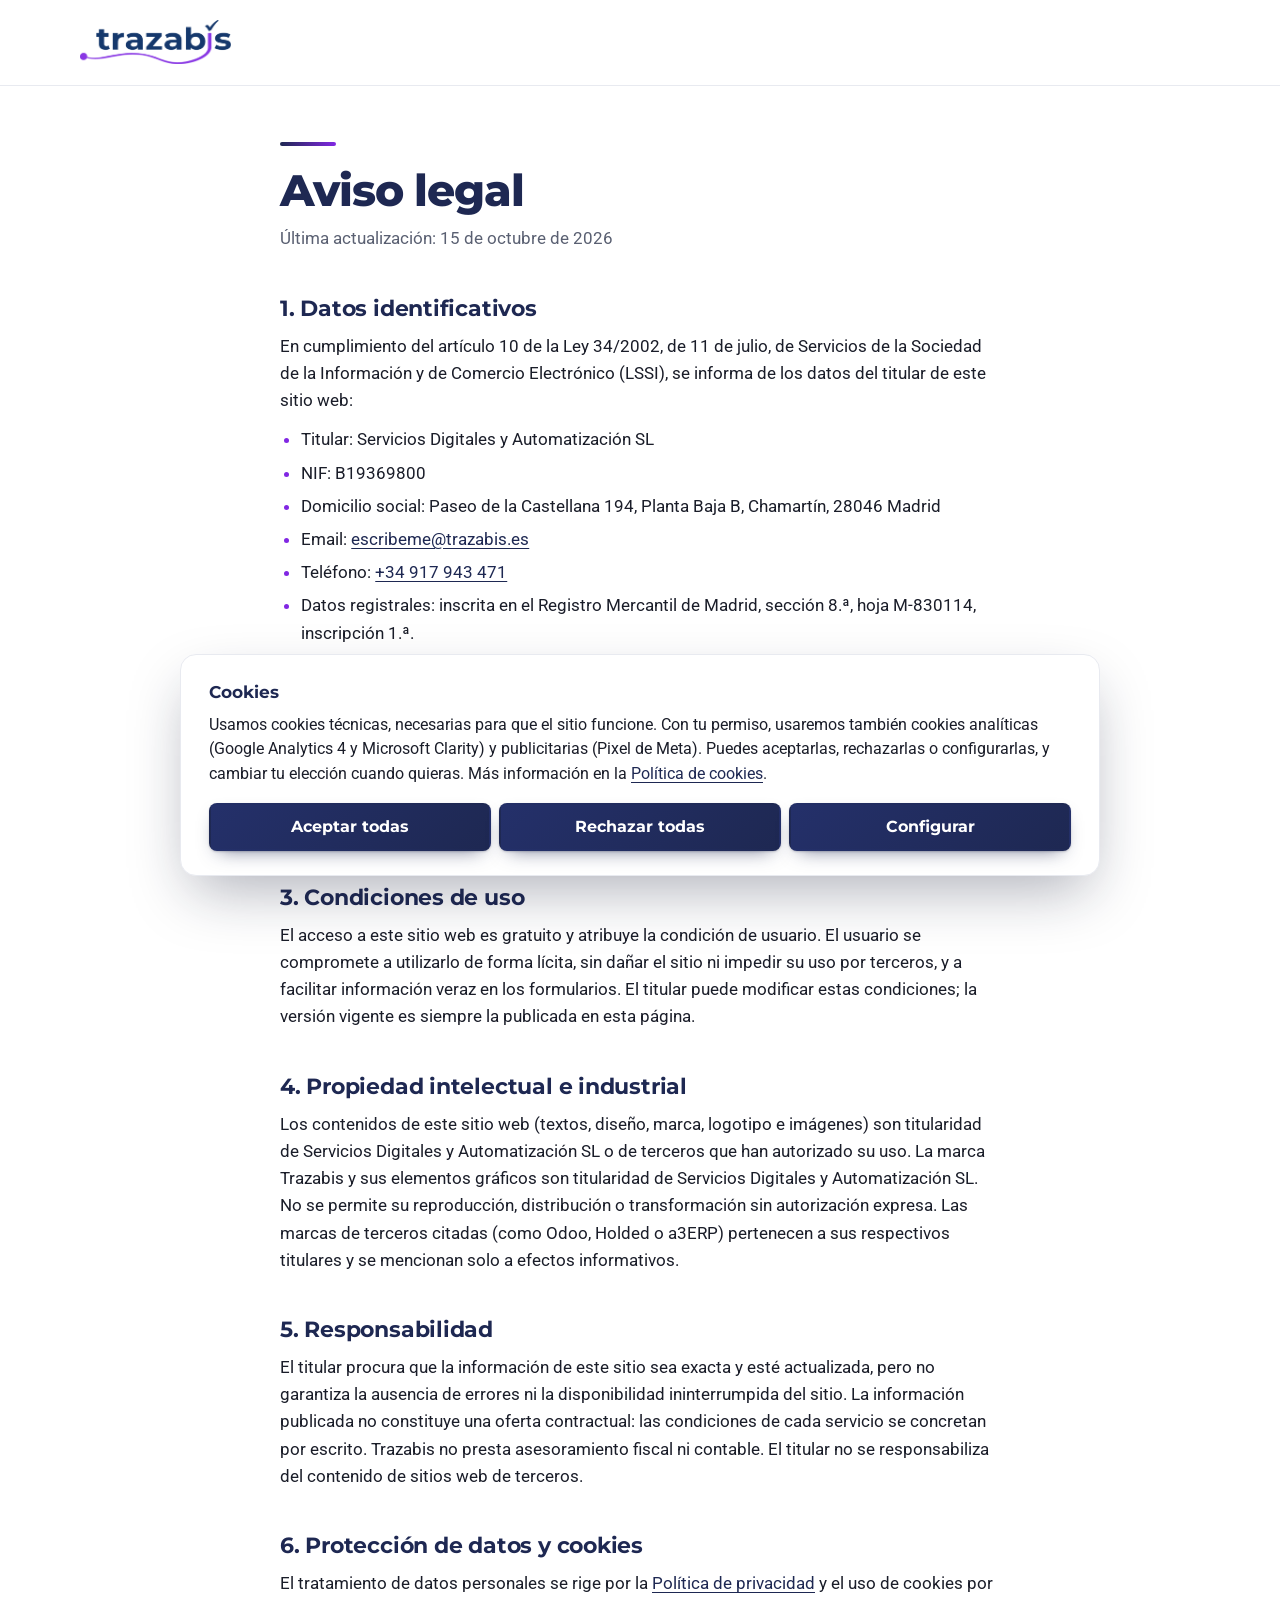
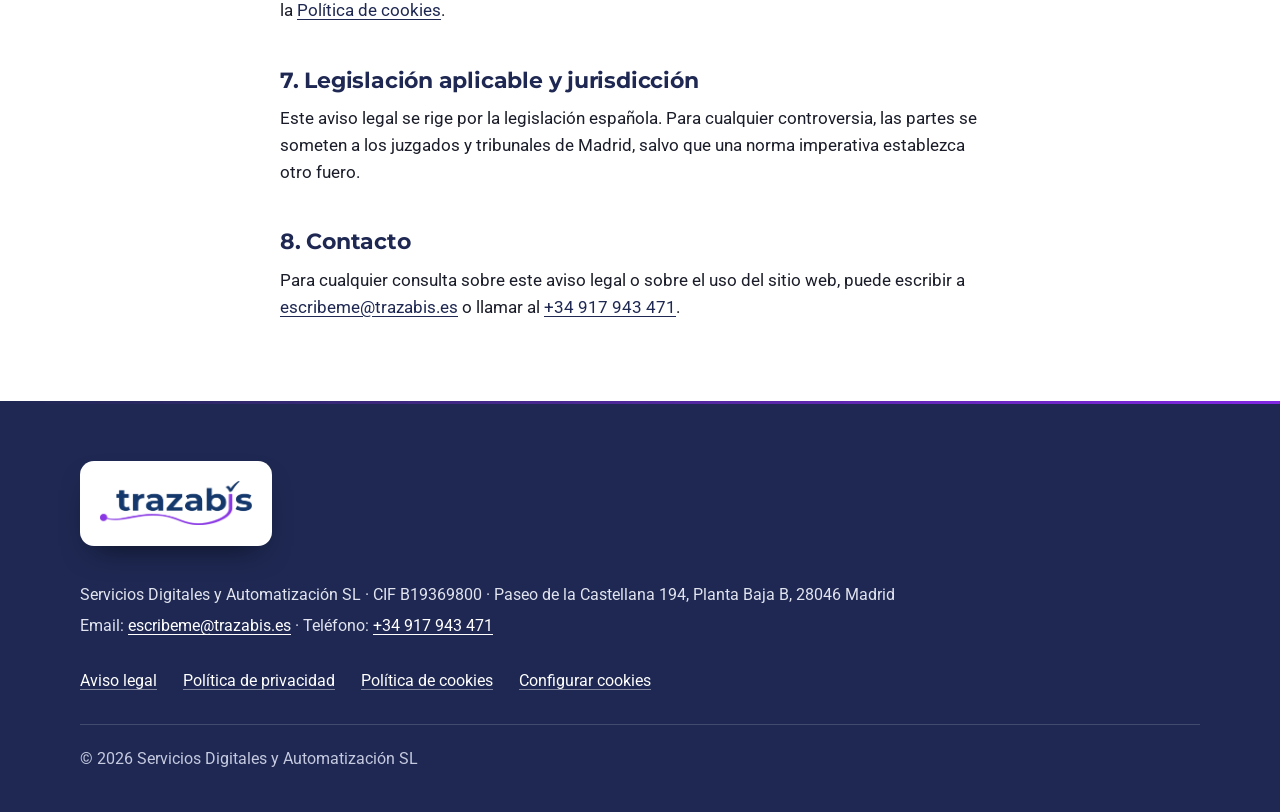
<file: legal/aviso-legal.html>
<!doctype html>
<html lang="es" data-raiz="../">
<head>
  <meta charset="utf-8">
  <meta name="viewport" content="width=device-width, initial-scale=1, viewport-fit=cover">
  <title>Aviso legal · Trazabis</title>
  <meta name="description" content="Aviso legal del sitio web de Trazabis, producto de Servicios Digitales y Automatización SL.">
  <meta name="theme-color" content="#1E2852">
  <link rel="icon" href="data:,">
  <link rel="preload" href="../assets/fonts/montserrat-latin.woff2" as="font" type="font/woff2" crossorigin>
  <link rel="preload" href="../assets/fonts/roboto-latin.woff2" as="font" type="font/woff2" crossorigin>
  <link rel="stylesheet" href="../assets/css/styles.css?v=20261015-2">
  <script src="../assets/js/config.js?v=20261015-1" defer></script>
  <script src="../assets/js/datalayer.js?v=20261015-2" defer></script>
  <script src="../assets/js/consent.js?v=20261014-1" defer></script>
  <script src="../assets/js/main.js?v=20261014-1" defer></script>
</head>
<body>
  <a class="salto" href="#contenido">Saltar al contenido</a>

  <header class="barra-superior">
    <div class="contenedor">
      <a class="logo-enlace" href="../despachos/"><img class="logo" src="../assets/img/logo-trazabis.webp" alt="Trazabis" width="643" height="187"></a>
    </div>
  </header>

  <main class="legal" id="contenido">
    <div class="contenedor contenedor--lectura">
      <h1>Aviso legal</h1>
      <p class="legal__fecha">Última actualización: 15 de octubre de 2026</p>

      <h2>1. Datos identificativos</h2>
      <p>En cumplimiento del artículo 10 de la Ley 34/2002, de 11 de julio, de Servicios de la Sociedad de la Información y de Comercio Electrónico (LSSI), se informa de los datos del titular de este sitio web:</p>
      <ul>
        <li>Titular: Servicios Digitales y Automatización SL</li>
        <li>NIF: B19369800</li>
        <li>Domicilio social: Paseo de la Castellana 194, Planta Baja B, Chamartín, 28046 Madrid</li>
        <li>Email: <span data-config="EMAIL_CONTACTO"><a href="mailto:escribeme@trazabis.es">escribeme@trazabis.es</a></span></li>
        <li>Teléfono: <span data-config="TELEFONO_CONTACTO"><a href="tel:+34917943471">+34&nbsp;917&nbsp;943&nbsp;471</a></span></li>
        <li>Datos registrales: inscrita en el Registro Mercantil de Madrid, sección 8.ª, hoja M-830114, inscripción 1.ª.</li>
        <li>Trazabis es una marca y un producto de Servicios Digitales y Automatización SL.</li>
      </ul>

      <h2>2. Objeto</h2>
      <p>Este sitio web informa sobre Trazabis, el producto de precontabilidad documental de Servicios Digitales y Automatización SL para despachos de asesoría fiscal-contable, y permite a los interesados solicitar una reunión de onboarding.</p>

      <h2>3. Condiciones de uso</h2>
      <p>El acceso a este sitio web es gratuito y atribuye la condición de usuario. El usuario se compromete a utilizarlo de forma lícita, sin dañar el sitio ni impedir su uso por terceros, y a facilitar información veraz en los formularios. El titular puede modificar estas condiciones; la versión vigente es siempre la publicada en esta página.</p>

      <h2>4. Propiedad intelectual e industrial</h2>
      <p>Los contenidos de este sitio web (textos, diseño, marca, logotipo e imágenes) son titularidad de Servicios Digitales y Automatización SL o de terceros que han autorizado su uso. La marca Trazabis y sus elementos gráficos son titularidad de Servicios Digitales y Automatización SL. No se permite su reproducción, distribución o transformación sin autorización expresa. Las marcas de terceros citadas (como Odoo, Holded o a3ERP) pertenecen a sus respectivos titulares y se mencionan solo a efectos informativos.</p>

      <h2>5. Responsabilidad</h2>
      <p>El titular procura que la información de este sitio sea exacta y esté actualizada, pero no garantiza la ausencia de errores ni la disponibilidad ininterrumpida del sitio. La información publicada no constituye una oferta contractual: las condiciones de cada servicio se concretan por escrito. Trazabis no presta asesoramiento fiscal ni contable. El titular no se responsabiliza del contenido de sitios web de terceros.</p>

      <h2>6. Protección de datos y cookies</h2>
      <p>El tratamiento de datos personales se rige por la <a href="politica-privacidad.html">Política de privacidad</a> y el uso de cookies por la <a href="politica-cookies.html">Política de cookies</a>.</p>

      <h2>7. Legislación aplicable y jurisdicción</h2>
      <p>Este aviso legal se rige por la legislación española. Para cualquier controversia, las partes se someten a los juzgados y tribunales de Madrid, salvo que una norma imperativa establezca otro fuero.</p>

      <h2>8. Contacto</h2>
      <p>Para cualquier consulta sobre este aviso legal o sobre el uso del sitio web, puede escribir a <a href="mailto:escribeme@trazabis.es">escribeme@trazabis.es</a> o llamar al <a href="tel:+34917943471">+34&nbsp;917&nbsp;943&nbsp;471</a>.</p>
    </div>
  </main>

  <footer class="pie">
    <div class="contenedor">
      <span class="pie__logo"><img class="logo" src="../assets/img/logo-trazabis.webp" alt="Trazabis" width="643" height="187" loading="lazy" decoding="async"></span>
      <div class="pie__datos">
        <p>Servicios Digitales y Automatización SL · CIF B19369800 · Paseo de la Castellana 194, Planta Baja B, 28046 Madrid</p>
        <p>Email: <span data-config="EMAIL_CONTACTO"><a href="mailto:escribeme@trazabis.es">escribeme@trazabis.es</a></span> · Teléfono: <span data-config="TELEFONO_CONTACTO"><a href="tel:+34917943471">+34&nbsp;917&nbsp;943&nbsp;471</a></span></p>
      </div>
      <ul class="pie__enlaces">
        <li><a href="aviso-legal.html" aria-current="page">Aviso legal</a></li>
        <li><a href="politica-privacidad.html">Política de privacidad</a></li>
        <li><a href="politica-cookies.html">Política de cookies</a></li>
        <li><button type="button" class="enlace-boton" data-abrir-cookies>Configurar cookies</button></li>
      </ul>
      <p class="pie__copy">© <span data-anio>2026</span> Servicios Digitales y Automatización SL</p>
    </div>
  </footer>
</body>
</html>
</file>
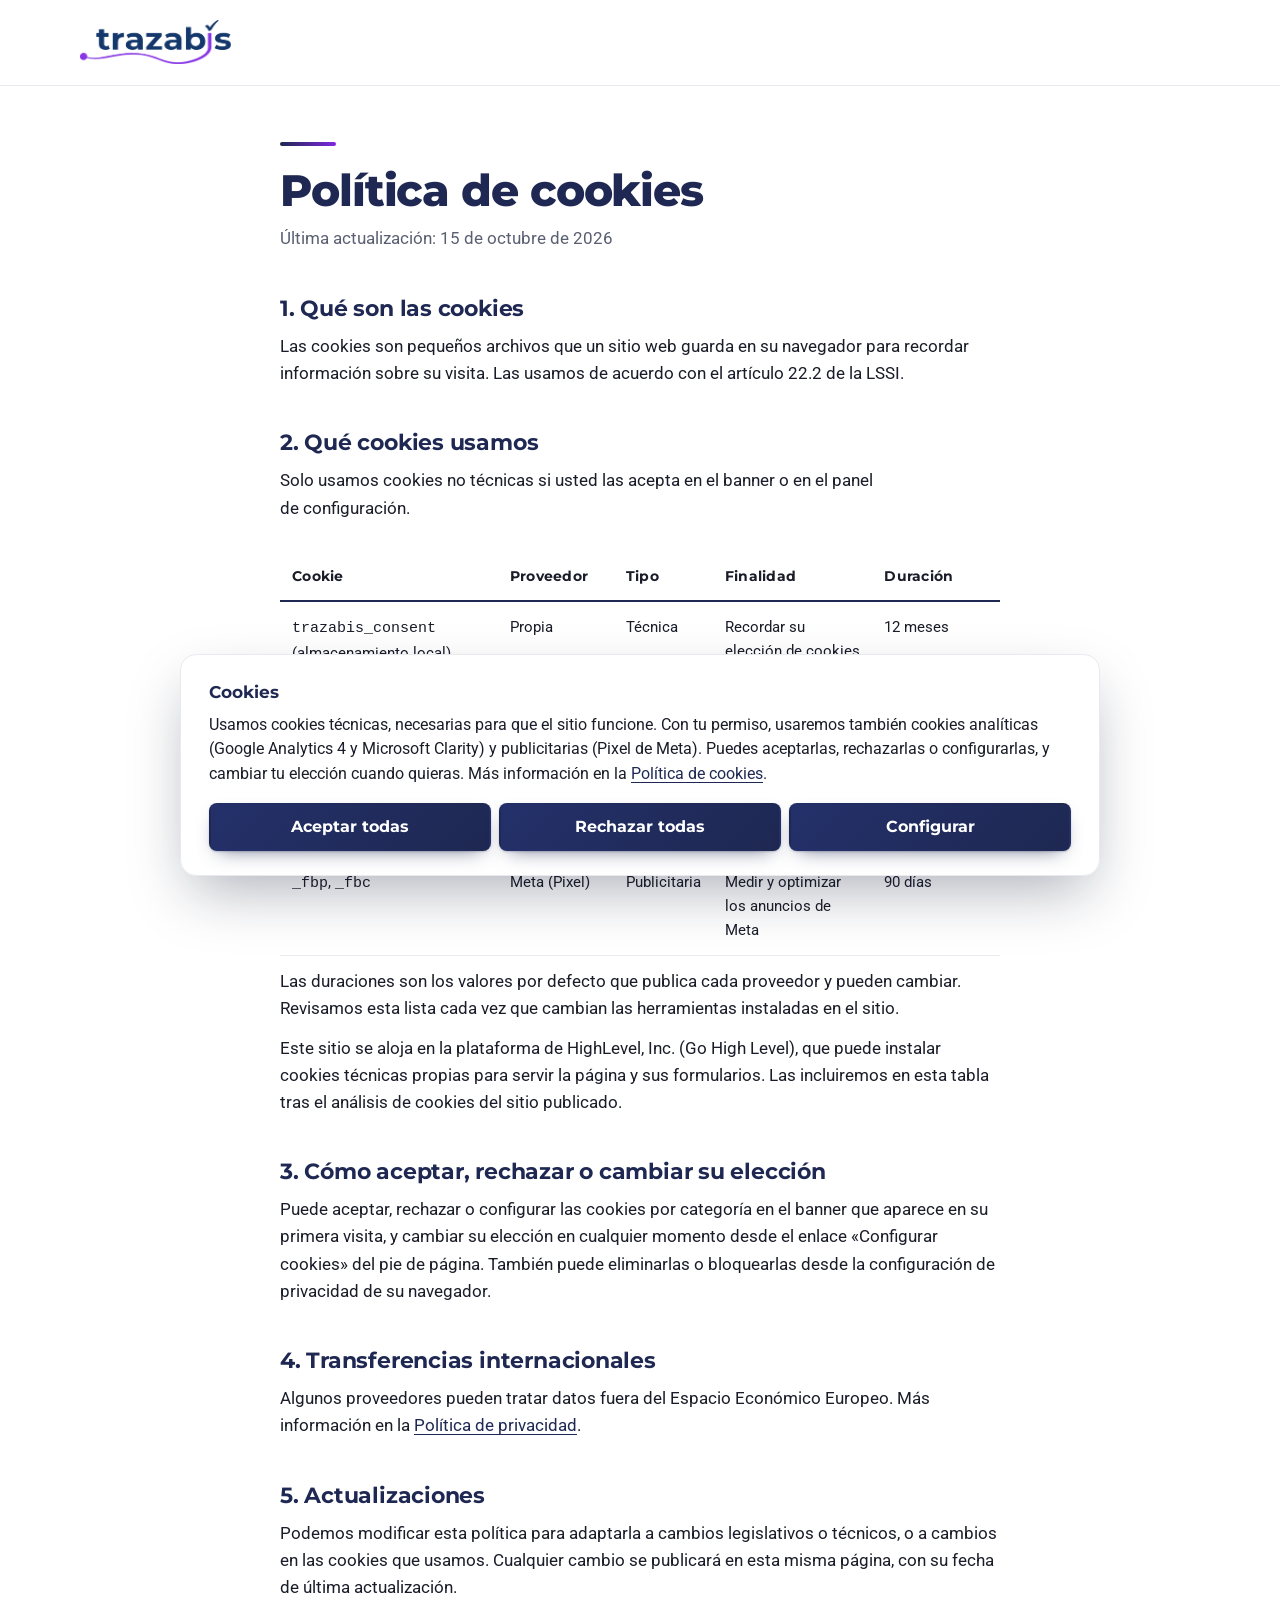
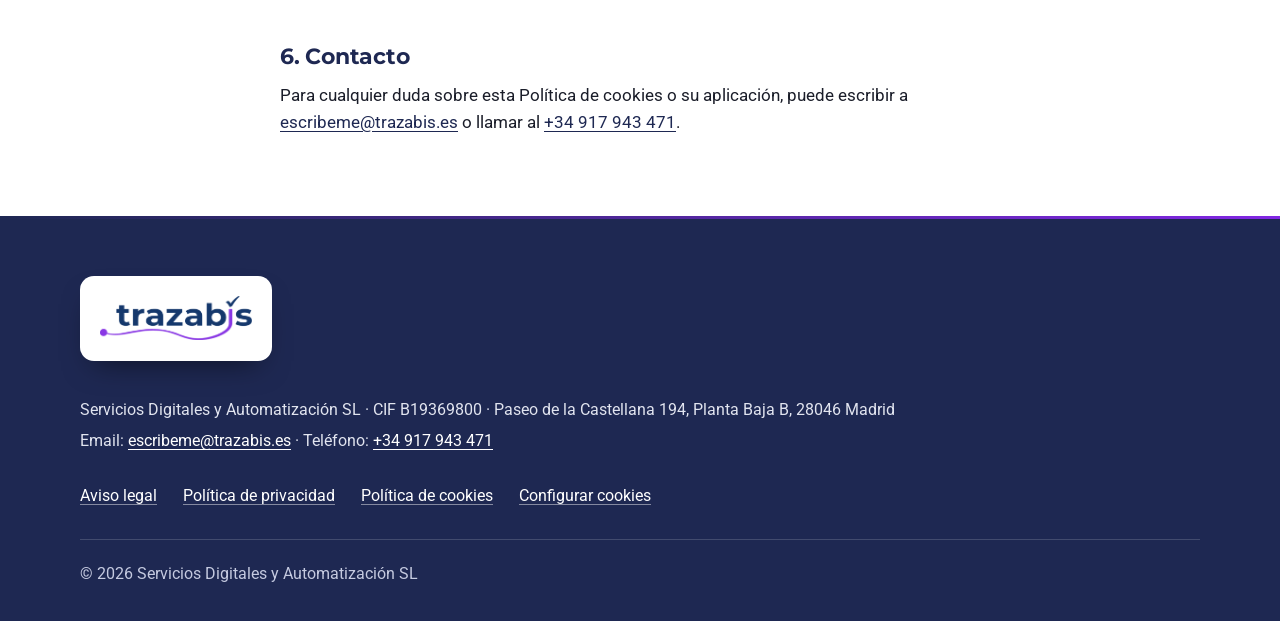
<file: legal/politica-cookies.html>
<!doctype html>
<html lang="es" data-raiz="../">
<head>
  <meta charset="utf-8">
  <meta name="viewport" content="width=device-width, initial-scale=1, viewport-fit=cover">
  <title>Política de cookies · Trazabis</title>
  <meta name="description" content="Política de cookies del sitio web de Trazabis, producto de Servicios Digitales y Automatización SL.">
  <meta name="theme-color" content="#1E2852">
  <link rel="icon" href="data:,">
  <link rel="preload" href="../assets/fonts/montserrat-latin.woff2" as="font" type="font/woff2" crossorigin>
  <link rel="preload" href="../assets/fonts/roboto-latin.woff2" as="font" type="font/woff2" crossorigin>
  <link rel="stylesheet" href="../assets/css/styles.css?v=20261015-2">
  <script src="../assets/js/config.js?v=20261015-1" defer></script>
  <script src="../assets/js/datalayer.js?v=20261015-2" defer></script>
  <script src="../assets/js/consent.js?v=20261014-1" defer></script>
  <script src="../assets/js/main.js?v=20261014-1" defer></script>
</head>
<body>
  <a class="salto" href="#contenido">Saltar al contenido</a>

  <header class="barra-superior">
    <div class="contenedor">
      <a class="logo-enlace" href="../despachos/"><img class="logo" src="../assets/img/logo-trazabis.webp" alt="Trazabis" width="643" height="187"></a>
    </div>
  </header>

  <main class="legal" id="contenido">
    <div class="contenedor contenedor--lectura">
      <h1>Política de cookies</h1>
      <p class="legal__fecha">Última actualización: 15 de octubre de 2026</p>

      <h2>1. Qué son las cookies</h2>
      <p>Las cookies son pequeños archivos que un sitio web guarda en su navegador para recordar información sobre su visita. Las usamos de acuerdo con el artículo 22.2 de la LSSI.</p>

      <h2>2. Qué cookies usamos</h2>
      <p>Solo usamos cookies no técnicas si usted las acepta en el banner o en el panel de configuración.</p>
      <div class="tabla-scroll" role="region" aria-label="Cookies que usamos" tabindex="0">
        <table class="tabla">
          <thead>
            <tr><th scope="col">Cookie</th><th scope="col">Proveedor</th><th scope="col">Tipo</th><th scope="col">Finalidad</th><th scope="col">Duración</th></tr>
          </thead>
          <tbody>
            <tr><td><code>trazabis_consent</code> (almacenamiento local)</td><td>Propia</td><td>Técnica</td><td>Recordar su elección de cookies</td><td>12 meses</td></tr>
            <tr><td><code>_ga</code>, <code>_ga_&lt;ID&gt;</code></td><td>Google (GA4)</td><td>Analítica</td><td>Distinguir usuarios y medir el uso del sitio</td><td>2 años</td></tr>
            <tr><td><code>_clck</code>, <code>_clsk</code> y otras</td><td>Microsoft (Clarity)</td><td>Analítica</td><td>Entender cómo se usa la página</td><td><code>_clck</code>: 1 año; <code>_clsk</code>: 1 día</td></tr>
            <tr><td><code>_fbp</code>, <code>_fbc</code></td><td>Meta (Pixel)</td><td>Publicitaria</td><td>Medir y optimizar los anuncios de Meta</td><td>90 días</td></tr>
          </tbody>
        </table>
      </div>
      <p>Las duraciones son los valores por defecto que publica cada proveedor y pueden cambiar. Revisamos esta lista cada vez que cambian las herramientas instaladas en el sitio.</p>
      <p>Este sitio se aloja en la plataforma de HighLevel, Inc. (Go High Level), que puede instalar cookies técnicas propias para servir la página y sus formularios. Las incluiremos en esta tabla tras el análisis de cookies del sitio publicado.</p>

      <h2>3. Cómo aceptar, rechazar o cambiar su elección</h2>
      <p>Puede aceptar, rechazar o configurar las cookies por categoría en el banner que aparece en su primera visita, y cambiar su elección en cualquier momento desde el enlace «Configurar cookies» del pie de página. También puede eliminarlas o bloquearlas desde la configuración de privacidad de su navegador.</p>

      <h2>4. Transferencias internacionales</h2>
      <p>Algunos proveedores pueden tratar datos fuera del Espacio Económico Europeo. Más información en la <a href="politica-privacidad.html">Política de privacidad</a>.</p>

      <h2>5. Actualizaciones</h2>
      <p>Podemos modificar esta política para adaptarla a cambios legislativos o técnicos, o a cambios en las cookies que usamos. Cualquier cambio se publicará en esta misma página, con su fecha de última actualización.</p>

      <h2>6. Contacto</h2>
      <p>Para cualquier duda sobre esta Política de cookies o su aplicación, puede escribir a <a href="mailto:escribeme@trazabis.es">escribeme@trazabis.es</a> o llamar al <a href="tel:+34917943471">+34&nbsp;917&nbsp;943&nbsp;471</a>.</p>
    </div>
  </main>

  <footer class="pie">
    <div class="contenedor">
      <span class="pie__logo"><img class="logo" src="../assets/img/logo-trazabis.webp" alt="Trazabis" width="643" height="187" loading="lazy" decoding="async"></span>
      <div class="pie__datos">
        <p>Servicios Digitales y Automatización SL · CIF B19369800 · Paseo de la Castellana 194, Planta Baja B, 28046 Madrid</p>
        <p>Email: <span data-config="EMAIL_CONTACTO"><a href="mailto:escribeme@trazabis.es">escribeme@trazabis.es</a></span> · Teléfono: <span data-config="TELEFONO_CONTACTO"><a href="tel:+34917943471">+34&nbsp;917&nbsp;943&nbsp;471</a></span></p>
      </div>
      <ul class="pie__enlaces">
        <li><a href="aviso-legal.html">Aviso legal</a></li>
        <li><a href="politica-privacidad.html">Política de privacidad</a></li>
        <li><a href="politica-cookies.html" aria-current="page">Política de cookies</a></li>
        <li><button type="button" class="enlace-boton" data-abrir-cookies>Configurar cookies</button></li>
      </ul>
      <p class="pie__copy">© <span data-anio>2026</span> Servicios Digitales y Automatización SL</p>
    </div>
  </footer>
</body>
</html>
</file>
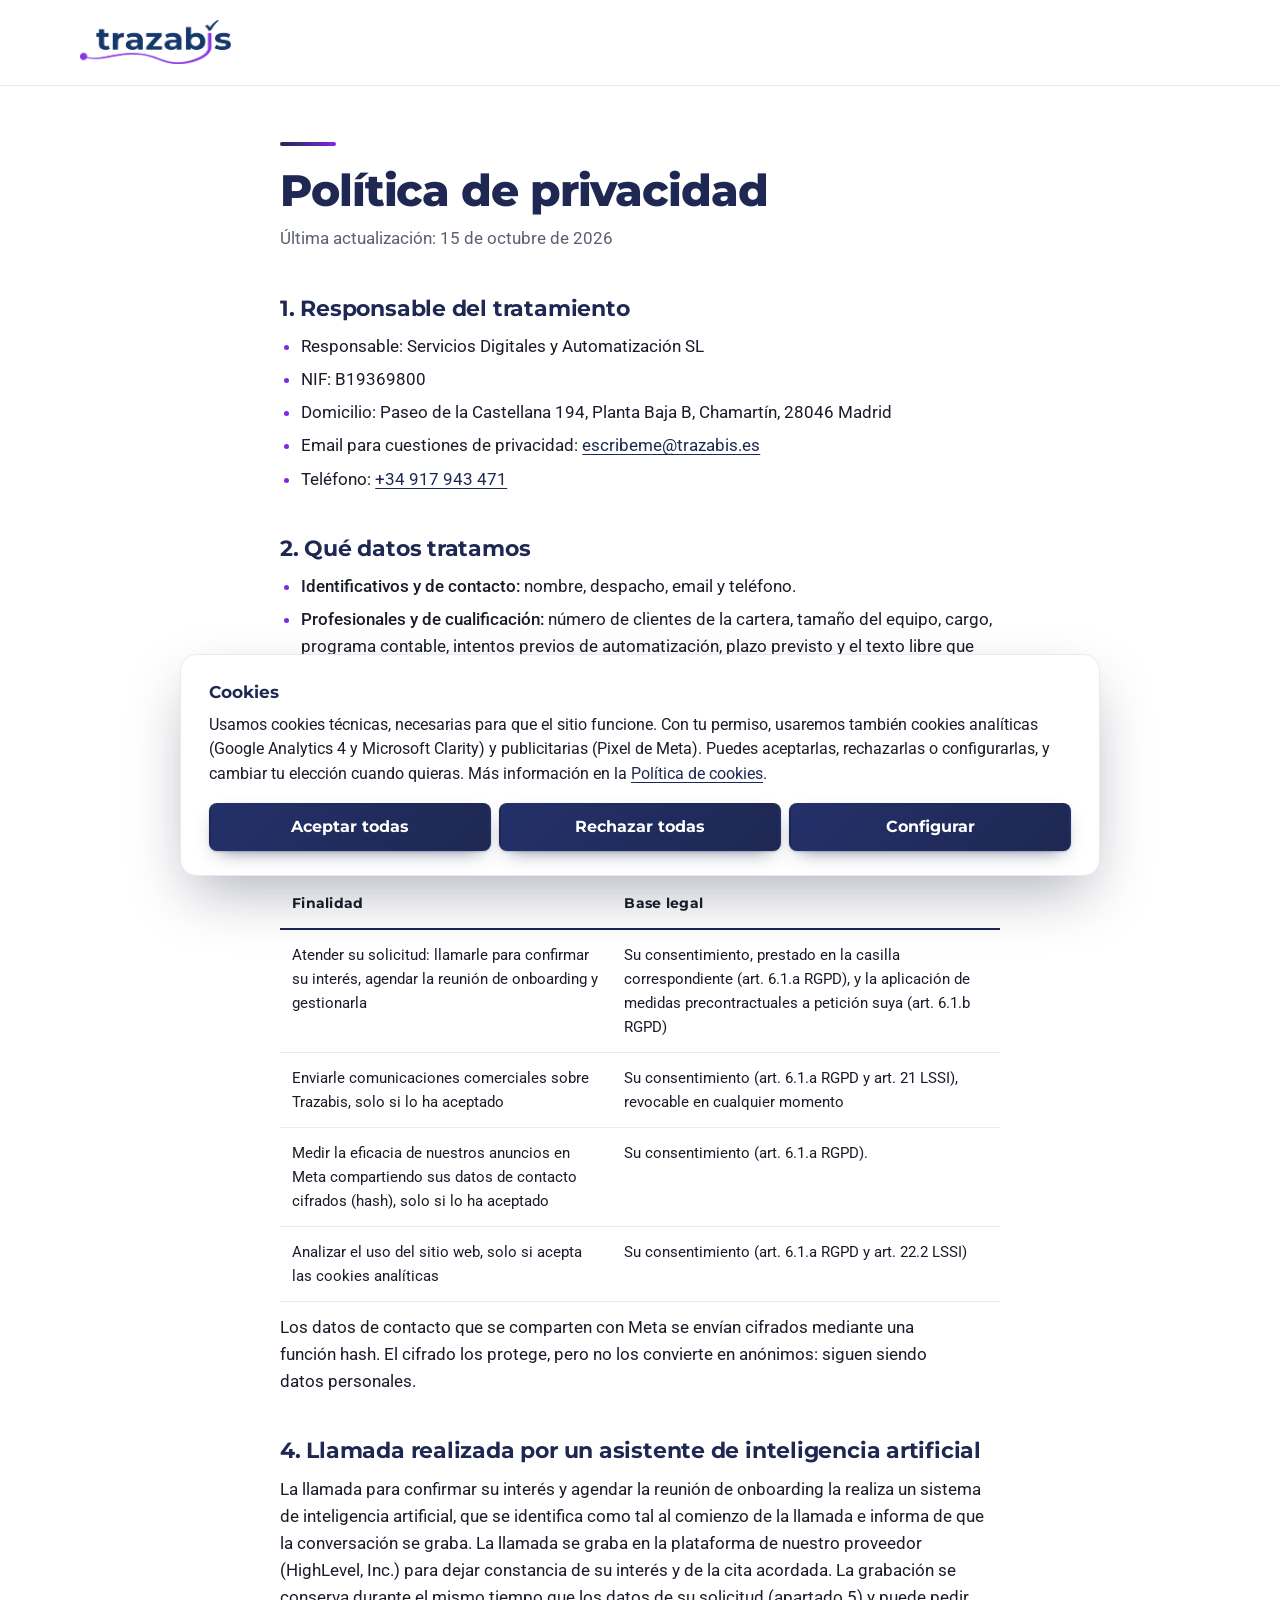
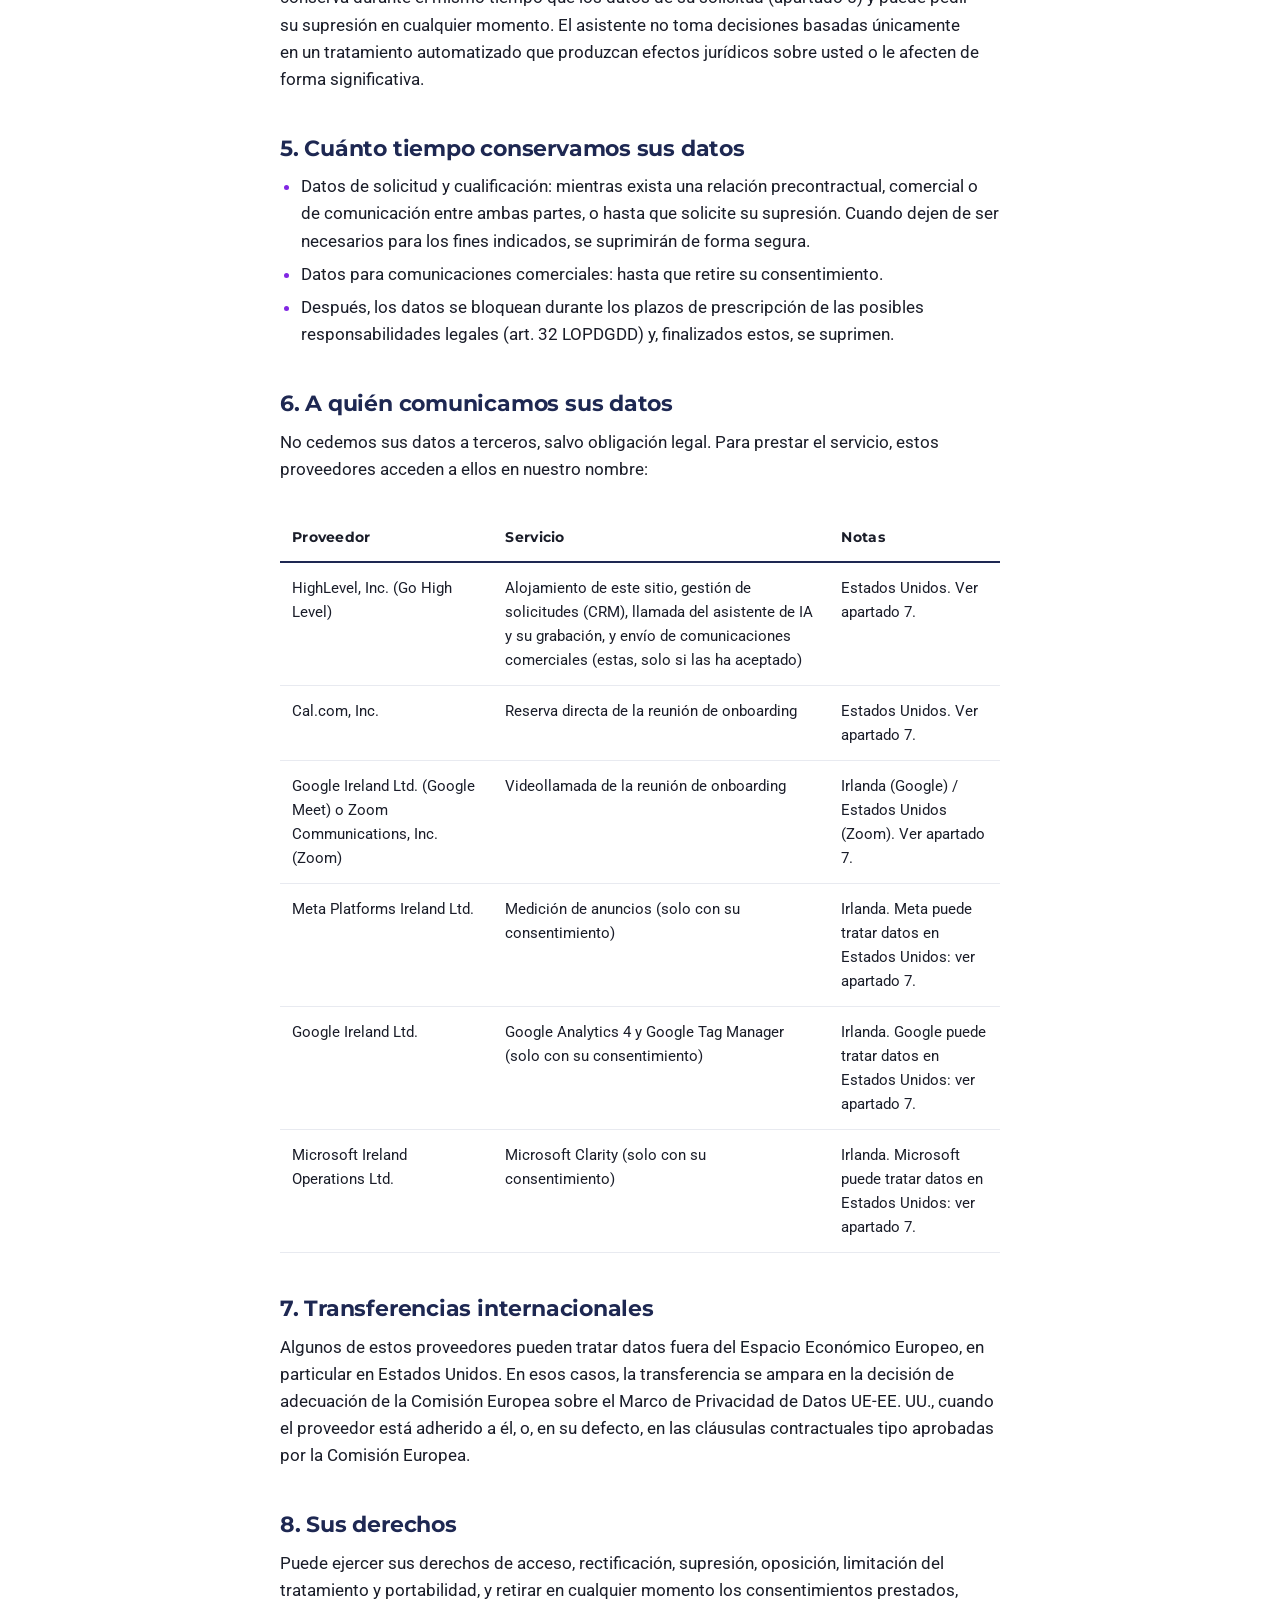
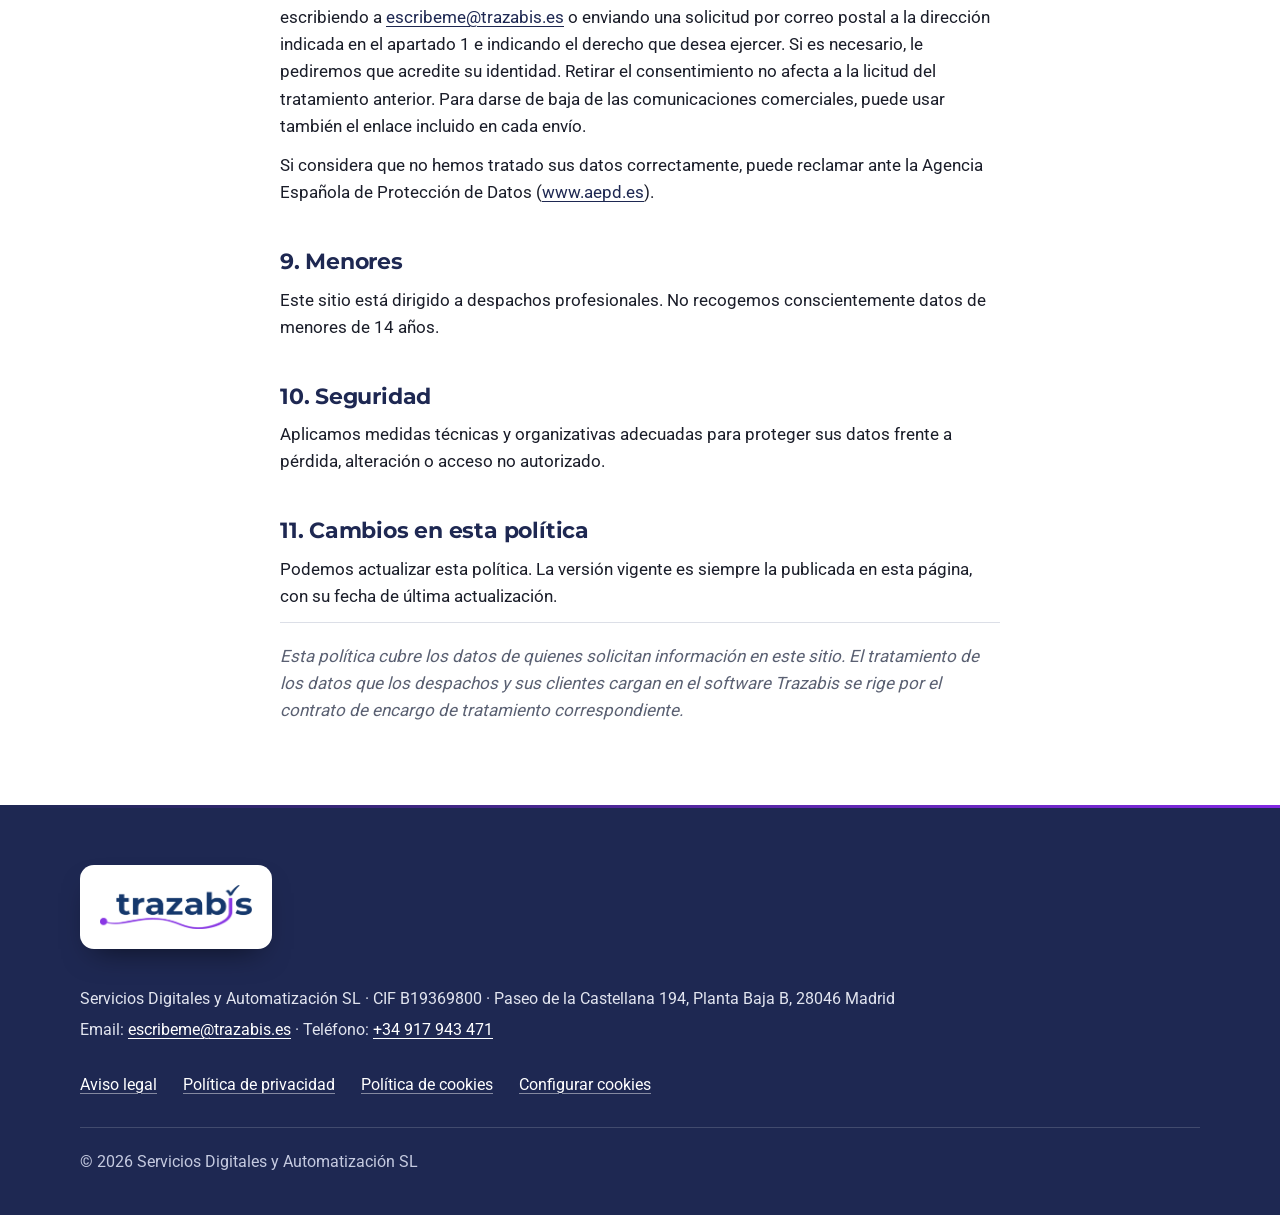
<file: legal/politica-privacidad.html>
<!doctype html>
<html lang="es" data-raiz="../">
<head>
  <meta charset="utf-8">
  <meta name="viewport" content="width=device-width, initial-scale=1, viewport-fit=cover">
  <title>Política de privacidad · Trazabis</title>
  <meta name="description" content="Política de privacidad del sitio web de Trazabis, producto de Servicios Digitales y Automatización SL.">
  <meta name="theme-color" content="#1E2852">
  <link rel="icon" href="data:,">
  <link rel="preload" href="../assets/fonts/montserrat-latin.woff2" as="font" type="font/woff2" crossorigin>
  <link rel="preload" href="../assets/fonts/roboto-latin.woff2" as="font" type="font/woff2" crossorigin>
  <link rel="stylesheet" href="../assets/css/styles.css?v=20261015-2">
  <script src="../assets/js/config.js?v=20261015-1" defer></script>
  <script src="../assets/js/datalayer.js?v=20261015-2" defer></script>
  <script src="../assets/js/consent.js?v=20261014-1" defer></script>
  <script src="../assets/js/main.js?v=20261014-1" defer></script>
</head>
<body>
  <a class="salto" href="#contenido">Saltar al contenido</a>

  <header class="barra-superior">
    <div class="contenedor">
      <a class="logo-enlace" href="../despachos/"><img class="logo" src="../assets/img/logo-trazabis.webp" alt="Trazabis" width="643" height="187"></a>
    </div>
  </header>

  <main class="legal" id="contenido">
    <div class="contenedor contenedor--lectura">
      <h1>Política de privacidad</h1>
      <p class="legal__fecha">Última actualización: 15 de octubre de 2026</p>

      <h2>1. Responsable del tratamiento</h2>
      <ul>
        <li>Responsable: Servicios Digitales y Automatización SL</li>
        <li>NIF: B19369800</li>
        <li>Domicilio: Paseo de la Castellana 194, Planta Baja B, Chamartín, 28046 Madrid</li>
        <li>Email para cuestiones de privacidad: <a href="mailto:escribeme@trazabis.es">escribeme@trazabis.es</a></li>
        <li>Teléfono: <a href="tel:+34917943471">+34&nbsp;917&nbsp;943&nbsp;471</a></li>
      </ul>

      <h2>2. Qué datos tratamos</h2>
      <ul>
        <li><strong>Identificativos y de contacto:</strong> nombre, despacho, email y teléfono.</li>
        <li><strong>Profesionales y de cualificación:</strong> número de clientes de la cartera, tamaño del equipo, cargo, programa contable, intentos previos de automatización, plazo previsto y el texto libre que nos escriba.</li>
        <li><strong>De origen de la visita:</strong> parámetros de campaña (por ejemplo, UTM) que indican desde qué anuncio llegó.</li>
        <li><strong>De navegación:</strong> los que recogen las cookies que usted acepte (ver la <a href="politica-cookies.html">Política de cookies</a>).</li>
      </ul>

      <h2>3. Para qué usamos sus datos y con qué base legal</h2>
      <div class="tabla-scroll" role="region" aria-label="Finalidades y bases legales" tabindex="0">
        <table class="tabla">
          <thead>
            <tr><th scope="col">Finalidad</th><th scope="col">Base legal</th></tr>
          </thead>
          <tbody>
            <tr>
              <td>Atender su solicitud: llamarle para confirmar su interés, agendar la reunión de onboarding y gestionarla</td>
              <td>Su consentimiento, prestado en la casilla correspondiente (art. 6.1.a RGPD), y la aplicación de medidas precontractuales a petición suya (art. 6.1.b RGPD)</td>
            </tr>
            <tr>
              <td>Enviarle comunicaciones comerciales sobre Trazabis, solo si lo ha aceptado</td>
              <td>Su consentimiento (art. 6.1.a RGPD y art. 21 LSSI), revocable en cualquier momento</td>
            </tr>
            <tr>
              <td>Medir la eficacia de nuestros anuncios en Meta compartiendo sus datos de contacto cifrados (hash), solo si lo ha aceptado</td>
              <td>Su consentimiento (art. 6.1.a RGPD).</td>
            </tr>
            <tr>
              <td>Analizar el uso del sitio web, solo si acepta las cookies analíticas</td>
              <td>Su consentimiento (art. 6.1.a RGPD y art. 22.2 LSSI)</td>
            </tr>
          </tbody>
        </table>
      </div>
      <p>Los datos de contacto que se comparten con Meta se envían cifrados mediante una función hash. El cifrado los protege, pero no los convierte en anónimos: siguen siendo datos personales.</p>

      <h2>4. Llamada realizada por un asistente de inteligencia artificial</h2>
      <p>La llamada para confirmar su interés y agendar la reunión de onboarding la realiza un sistema de inteligencia artificial, que se identifica como tal al comienzo de la llamada e informa de que la conversación se graba. La llamada se graba en la plataforma de nuestro proveedor (HighLevel, Inc.) para dejar constancia de su interés y de la cita acordada. La grabación se conserva durante el mismo tiempo que los datos de su solicitud (apartado 5) y puede pedir su supresión en cualquier momento. El asistente no toma decisiones basadas únicamente en un tratamiento automatizado que produzcan efectos jurídicos sobre usted o le afecten de forma significativa.</p>

      <h2>5. Cuánto tiempo conservamos sus datos</h2>
      <ul>
        <li>Datos de solicitud y cualificación: mientras exista una relación precontractual, comercial o de comunicación entre ambas partes, o hasta que solicite su supresión. Cuando dejen de ser necesarios para los fines indicados, se suprimirán de forma segura.</li>
        <li>Datos para comunicaciones comerciales: hasta que retire su consentimiento.</li>
        <li>Después, los datos se bloquean durante los plazos de prescripción de las posibles responsabilidades legales (art. 32 LOPDGDD) y, finalizados estos, se suprimen.</li>
      </ul>

      <h2>6. A quién comunicamos sus datos</h2>
      <p>No cedemos sus datos a terceros, salvo obligación legal. Para prestar el servicio, estos proveedores acceden a ellos en nuestro nombre:</p>
      <div class="tabla-scroll" role="region" aria-label="Proveedores" tabindex="0">
        <table class="tabla">
          <thead>
            <tr><th scope="col">Proveedor</th><th scope="col">Servicio</th><th scope="col">Notas</th></tr>
          </thead>
          <tbody>
            <tr><td>HighLevel, Inc. (Go High Level)</td><td>Alojamiento de este sitio, gestión de solicitudes (CRM), llamada del asistente de IA y su grabación, y envío de comunicaciones comerciales (estas, solo si las ha aceptado)</td><td>Estados Unidos. Ver apartado 7.</td></tr>
            <tr><td>Cal.com, Inc.</td><td>Reserva directa de la reunión de onboarding</td><td>Estados Unidos. Ver apartado 7.</td></tr>
            <tr><td>Google Ireland Ltd. (Google Meet) o Zoom Communications, Inc. (Zoom)</td><td>Videollamada de la reunión de onboarding</td><td>Irlanda (Google) / Estados Unidos (Zoom). Ver apartado 7.</td></tr>
            <tr><td>Meta Platforms Ireland Ltd.</td><td>Medición de anuncios (solo con su consentimiento)</td><td>Irlanda. Meta puede tratar datos en Estados Unidos: ver apartado 7.</td></tr>
            <tr><td>Google Ireland Ltd.</td><td>Google Analytics 4 y Google Tag Manager (solo con su consentimiento)</td><td>Irlanda. Google puede tratar datos en Estados Unidos: ver apartado 7.</td></tr>
            <tr><td>Microsoft Ireland Operations Ltd.</td><td>Microsoft Clarity (solo con su consentimiento)</td><td>Irlanda. Microsoft puede tratar datos en Estados Unidos: ver apartado 7.</td></tr>
          </tbody>
        </table>
      </div>

      <h2>7. Transferencias internacionales</h2>
      <p>Algunos de estos proveedores pueden tratar datos fuera del Espacio Económico Europeo, en particular en Estados Unidos. En esos casos, la transferencia se ampara en la decisión de adecuación de la Comisión Europea sobre el Marco de Privacidad de Datos UE-EE. UU., cuando el proveedor está adherido a él, o, en su defecto, en las cláusulas contractuales tipo aprobadas por la Comisión Europea.</p>

      <h2>8. Sus derechos</h2>
      <p>Puede ejercer sus derechos de acceso, rectificación, supresión, oposición, limitación del tratamiento y portabilidad, y retirar en cualquier momento los consentimientos prestados, escribiendo a <a href="mailto:escribeme@trazabis.es">escribeme@trazabis.es</a> o enviando una solicitud por correo postal a la dirección indicada en el apartado 1 e indicando el derecho que desea ejercer. Si es necesario, le pediremos que acredite su identidad. Retirar el consentimiento no afecta a la licitud del tratamiento anterior. Para darse de baja de las comunicaciones comerciales, puede usar también el enlace incluido en cada envío.</p>
      <p>Si considera que no hemos tratado sus datos correctamente, puede reclamar ante la Agencia Española de Protección de Datos (<a href="https://www.aepd.es" target="_blank" rel="noopener">www.aepd.es<span class="visualmente-oculto"> (se abre en una pestaña nueva)</span></a>).</p>

      <h2>9. Menores</h2>
      <p>Este sitio está dirigido a despachos profesionales. No recogemos conscientemente datos de menores de 14 años.</p>

      <h2>10. Seguridad</h2>
      <p>Aplicamos medidas técnicas y organizativas adecuadas para proteger sus datos frente a pérdida, alteración o acceso no autorizado.</p>

      <h2>11. Cambios en esta política</h2>
      <p>Podemos actualizar esta política. La versión vigente es siempre la publicada en esta página, con su fecha de última actualización.</p>

      <p class="legal__nota">Esta política cubre los datos de quienes solicitan información en este sitio. El tratamiento de los datos que los despachos y sus clientes cargan en el software Trazabis se rige por el contrato de encargo de tratamiento correspondiente.</p>
    </div>
  </main>

  <footer class="pie">
    <div class="contenedor">
      <span class="pie__logo"><img class="logo" src="../assets/img/logo-trazabis.webp" alt="Trazabis" width="643" height="187" loading="lazy" decoding="async"></span>
      <div class="pie__datos">
        <p>Servicios Digitales y Automatización SL · CIF B19369800 · Paseo de la Castellana 194, Planta Baja B, 28046 Madrid</p>
        <p>Email: <span data-config="EMAIL_CONTACTO"><a href="mailto:escribeme@trazabis.es">escribeme@trazabis.es</a></span> · Teléfono: <span data-config="TELEFONO_CONTACTO"><a href="tel:+34917943471">+34&nbsp;917&nbsp;943&nbsp;471</a></span></p>
      </div>
      <ul class="pie__enlaces">
        <li><a href="aviso-legal.html">Aviso legal</a></li>
        <li><a href="politica-privacidad.html" aria-current="page">Política de privacidad</a></li>
        <li><a href="politica-cookies.html">Política de cookies</a></li>
        <li><button type="button" class="enlace-boton" data-abrir-cookies>Configurar cookies</button></li>
      </ul>
      <p class="pie__copy">© <span data-anio>2026</span> Servicios Digitales y Automatización SL</p>
    </div>
  </footer>
</body>
</html>
</file>
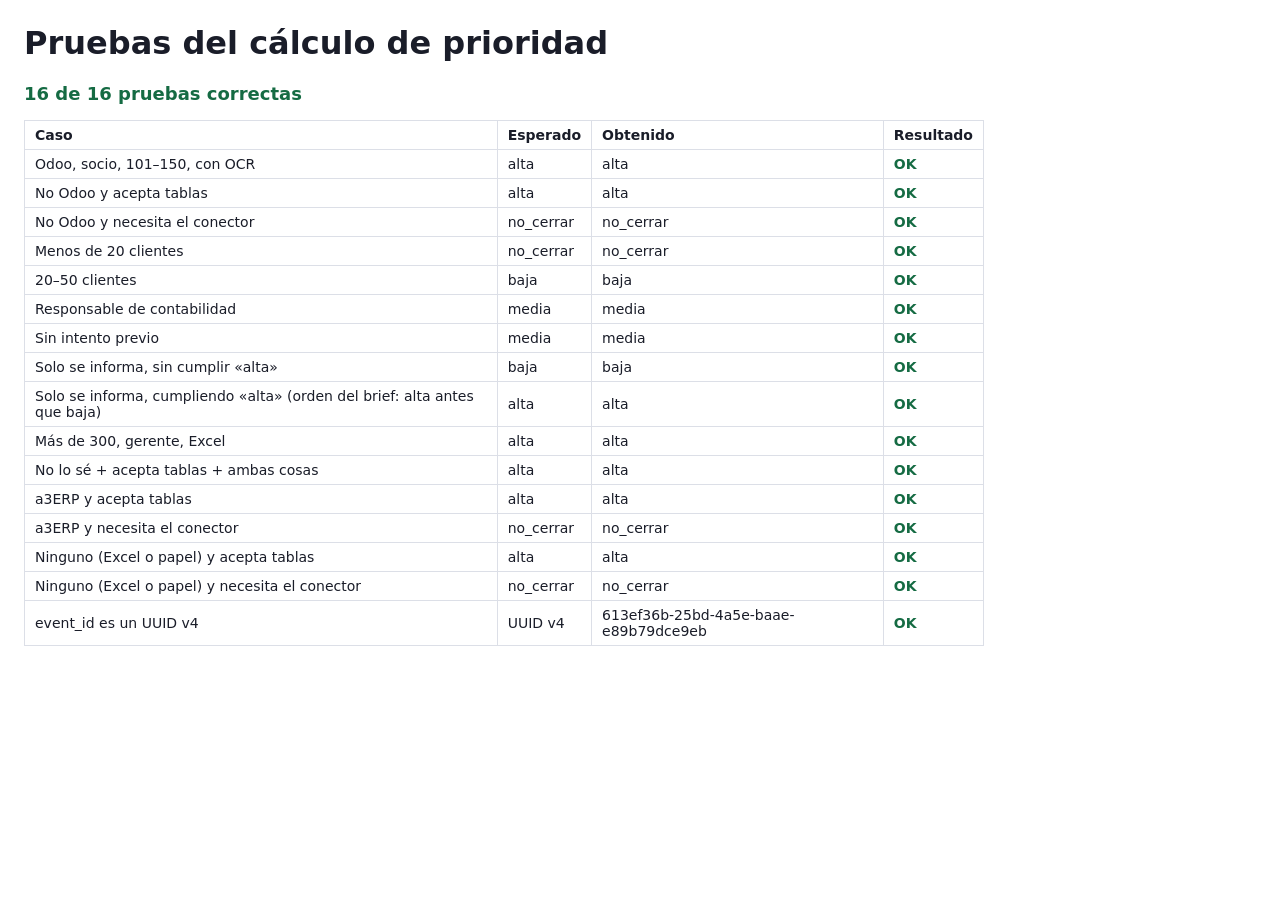
<file: tests/prioridad.test.html>
<!doctype html>
<html lang="es">
<head>
  <meta charset="utf-8">
  <meta name="viewport" content="width=device-width, initial-scale=1">
  <title>Pruebas · Prioridad del lead</title>
  <meta name="robots" content="noindex">
  <link rel="icon" href="data:,">
  <style>
    body { font-family: system-ui, Arial, sans-serif; margin: 24px; color: #1A1D29; }
    table { border-collapse: collapse; width: 100%; max-width: 960px; }
    th, td { border: 1px solid #DCDFE7; padding: 6px 10px; text-align: left; font-size: 14px; }
    .ok { color: #156B43; font-weight: 700; }
    .fallo { color: #B42318; font-weight: 700; }
    #resumen { font-size: 18px; font-weight: 700; margin: 16px 0; }
  </style>
</head>
<body>
  <h1>Pruebas del cálculo de prioridad</h1>
  <p id="resumen">Ejecutando…</p>
  <table>
    <thead><tr><th>Caso</th><th>Esperado</th><th>Obtenido</th><th>Resultado</th></tr></thead>
    <tbody id="filas"></tbody>
  </table>

  <script src="../assets/js/formulario.js?v=20261014-2" defer></script>
  <script>
    // Las pruebas se ejecutan cuando el script diferido ya se ha cargado
    document.addEventListener("DOMContentLoaded", function () {
      var P = window.TrazabisForm.calcularPrioridad;
      var base = {
        clientes_cartera: "101_150", tamano_equipo: "3_15", cargo: "socio_director_gerente",
        programa_contable: "odoo", acepta_sin_conector: "no_aplica", intento_previo: "ocr", plazo_inicio: "proximos_6_meses"
      };
      function con(cambios) { var d = {}; for (var k in base) d[k] = base[k]; for (var c in cambios) d[c] = cambios[c]; return d; }
      var casos = [
        ["Odoo, socio, 101–150, con OCR", con({}), "alta"],
        ["No Odoo y acepta tablas", con({ programa_contable: "holded", acepta_sin_conector: "si" }), "alta"],
        ["No Odoo y necesita el conector", con({ programa_contable: "holded", acepta_sin_conector: "no" }), "no_cerrar"],
        ["Menos de 20 clientes", con({ clientes_cartera: "menos_20" }), "no_cerrar"],
        ["20–50 clientes", con({ clientes_cartera: "20_50" }), "baja"],
        ["Responsable de contabilidad", con({ cargo: "responsable_contabilidad" }), "media"],
        ["Sin intento previo", con({ intento_previo: "no" }), "media"],
        ["Solo se informa, sin cumplir «alta»", con({ cargo: "otro", plazo_inicio: "solo_informandome" }), "baja"],
        ["Solo se informa, cumpliendo «alta» (orden del brief: alta antes que baja)", con({ plazo_inicio: "solo_informandome" }), "alta"],
        ["Más de 300, gerente, Excel", con({ clientes_cartera: "mas_300", intento_previo: "excel" }), "alta"],
        ["No lo sé + acepta tablas + ambas cosas", con({ programa_contable: "no_lo_se", acepta_sin_conector: "si", intento_previo: "ambos" }), "alta"],
        ["a3ERP y acepta tablas", con({ programa_contable: "a3erp", acepta_sin_conector: "si" }), "alta"],
        ["a3ERP y necesita el conector", con({ programa_contable: "a3erp", acepta_sin_conector: "no" }), "no_cerrar"],
        ["Ninguno (Excel o papel) y acepta tablas", con({ programa_contable: "ninguno", acepta_sin_conector: "si", intento_previo: "excel" }), "alta"],
        ["Ninguno (Excel o papel) y necesita el conector", con({ programa_contable: "ninguno", acepta_sin_conector: "no" }), "no_cerrar"]
      ];
      var fallos = 0;
      var tbody = document.getElementById("filas");
      casos.forEach(function (c) {
        var obtenido = P(c[1]);
        var ok = obtenido === c[2];
        if (!ok) fallos++;
        var tr = document.createElement("tr");
        [c[0], c[2], obtenido].forEach(function (t) { var td = document.createElement("td"); td.textContent = t; tr.appendChild(td); });
        var td = document.createElement("td"); td.className = ok ? "ok" : "fallo"; td.textContent = ok ? "OK" : "FALLO"; tr.appendChild(td);
        tbody.appendChild(tr);
      });
      var uuid = window.TrazabisForm.uuidv4();
      var uuidOk = /^[0-9a-f]{8}-[0-9a-f]{4}-4[0-9a-f]{3}-[89ab][0-9a-f]{3}-[0-9a-f]{12}$/.test(uuid);
      if (!uuidOk) fallos++;
      var tr = document.createElement("tr");
      ["event_id es un UUID v4", "UUID v4", uuid].forEach(function (t) { var td = document.createElement("td"); td.textContent = t; tr.appendChild(td); });
      var td = document.createElement("td"); td.className = uuidOk ? "ok" : "fallo"; td.textContent = uuidOk ? "OK" : "FALLO"; tr.appendChild(td);
      tbody.appendChild(tr);
      var total = casos.length + 1;
      var resumen = document.getElementById("resumen");
      resumen.textContent = (total - fallos) + " de " + total + " pruebas correctas" + (fallos ? " · " + fallos + " fallos" : "");
      resumen.className = fallos ? "fallo" : "ok";
      window.__resultadoPruebas = { total: total, fallos: fallos };
    });
  </script>
</body>
</html>
</file>
<file: assets/css/styles.css>
/* ==========================================================================
   Trazabis · Estilos compartidos (landing, páginas legales)
   Mobile-first. Sin frameworks.

   Dirección visual: arquetipo «Mouse-Reactive Gradient» adaptado a la guía de
   marca (bloques sólidos azul / blanco). Efecto firma: luz que sigue al ratón
   en la cabecera. Efectos de apoyo: aparición al hacer scroll con iconos que se
   dibujan, halo bajo el cursor en tarjetas, botones con elevación y línea de
   progreso en el flujo de seis pasos.

   Índice
   01. Fuentes            08. Problema y comparativa   15. Formulario
   02. Tokens             09. Cómo funciona            16. Pie y barra fija
   03. Base               10. Vídeo e implantación     17. Consentimiento
   04. Utilidades         11. Inversión y calculadora oficial  18. Páginas legales
   05. Maquetación        12. Encaje y seguridad       19. Aparición al scroll
   06. Botones            13. Quiénes somos            20. Movimiento reducido
   07. Cabecera (hero)    14. Preguntas frecuentes
   ========================================================================== */

/* --------------------------------------------------------------------------
   01. Fuentes de Google Fonts alojadas en el propio sitio (subconjunto latino).
   Así no se hace ninguna petición a Google antes del consentimiento.
   Licencia: SIL Open Font License 1.1 (ver assets/fonts/LICENSE-*.txt).
   -------------------------------------------------------------------------- */
@font-face {
  font-family: "Montserrat";
  font-style: normal;
  font-weight: 100 900;
  font-display: swap;
  src: url("../fonts/montserrat-latin.woff2") format("woff2");
  unicode-range: U+0000-00FF, U+0131, U+0152-0153, U+02BB-02BC, U+02C6, U+02DA, U+02DC, U+0304, U+0308, U+0329, U+2000-206F, U+20AC, U+2122, U+2191, U+2193, U+2212, U+2215, U+FEFF, U+FFFD;
}

@font-face {
  font-family: "Roboto";
  font-style: normal;
  font-weight: 100 900;
  font-display: swap;
  src: url("../fonts/roboto-latin.woff2") format("woff2");
  unicode-range: U+0000-00FF, U+0131, U+0152-0153, U+02BB-02BC, U+02C6, U+02DA, U+02DC, U+0304, U+0308, U+0329, U+2000-206F, U+20AC, U+2122, U+2191, U+2193, U+2212, U+2215, U+FEFF, U+FFFD;
}

/* --------------------------------------------------------------------------
   02. Tokens de marca. Los HEX son referencias aproximadas: sustituir por los
   oficiales cuando estén disponibles (ver README).
   -------------------------------------------------------------------------- */
:root {
  /* Marca */
  --azul-trazabis: #1E2852;   /* fondo principal, botones. Aproximado */
  --azul-hover: #2A376D;      /* derivado, ajustable */
  --azul-suave: #EEF0F6;      /* fondos de realce (derivado) */
  --blanco: #FFFFFF;
  --gris-antracita: #333333;  /* fondo de retrato y bloques secundarios */
  --gris-fondo: #F5F6F8;      /* secciones alternas claras (derivado) */
  --texto: #1A1D29;           /* derivado */
  --texto-suave: #5A6072;     /* derivado */
  /* Estados (semáforo de la interfaz) */
  --estado-validado: #1E8E5A; /* derivado */
  --estado-revisar: #C98A0B;  /* derivado */
  --estado-bloqueado: #C0392B;/* derivado */
  --radio: 8px;

  /* Derivados de apoyo (contraste comprobado, ver README) */
  --texto-sobre-azul: #E1E4EF;        /* 11,2:1 sobre --azul-trazabis */
  --texto-sobre-azul-suave: #C5CAE0;  /* 8,7:1 sobre --azul-trazabis */
  --texto-sobre-antracita: #E8E8E8;   /* 10,3:1 sobre --gris-antracita */
  --borde: #DCDFE7;                   /* decorativo */
  --borde-suave: #E8EAF0;             /* decorativo */
  --borde-control: #7A8092;           /* 3,9:1 sobre blanco (contraste no textual) */
  --error: #B42318;                   /* 6,6:1 sobre blanco */
  --pendiente-fondo: #FFE58A;
  --validado-fondo: #E3F3EA;
  --revisar-fondo: #FBEBC4;

  /* Acentos tomados del logo. Solo decorativos: brillos, degradados y texto grande */
  --acento-logo: #8127E3;             /* morado del trazo del logo */
  --lavanda: #CDB8FF;                 /* 8,0:1 sobre --azul-trazabis */
  --violeta-texto: #5B34C9;           /* 7,6:1 sobre blanco */
  --degradado-texto: linear-gradient(100deg, var(--azul-trazabis) 0%, #3A3A9E 55%, var(--violeta-texto) 100%);
  --degradado-claro: linear-gradient(100deg, #FFFFFF 0%, var(--lavanda) 100%);
  --degradado-linea: linear-gradient(90deg, var(--azul-trazabis) 0%, var(--acento-logo) 100%);
  --degradado-boton: linear-gradient(135deg, #24306A 0%, var(--azul-trazabis) 100%);

  --fuente-titulos: "Montserrat", "Segoe UI", "Helvetica Neue", Arial, sans-serif;
  --fuente-texto: "Roboto", system-ui, -apple-system, "Segoe UI", "Helvetica Neue", Arial, sans-serif;

  --ease-out: cubic-bezier(0.16, 1, 0.3, 1);
  --ease-soft: cubic-bezier(0.25, 0.46, 0.45, 0.94);
  --ease-bounce: cubic-bezier(0.34, 1.56, 0.64, 1);

  --radio-lg: 16px;
  --radio-xl: 24px;
  --sombra: 0 1px 2px rgba(20, 25, 51, 0.05), 0 10px 30px rgba(20, 25, 51, 0.08);
  --sombra-alta: 0 2px 6px rgba(20, 25, 51, 0.06), 0 24px 60px -12px rgba(20, 25, 51, 0.22);
  --sombra-azul: 0 14px 34px -12px rgba(30, 40, 82, 0.55);

  --color-foco: var(--azul-trazabis);
  --alto-logo: 40px;
  /* Área de respeto del logo = altura de la «t» (46,26 % de la altura del archivo recortado) */
  --respeto-logo: calc(var(--alto-logo) * 0.4626);
  interpolate-size: allow-keywords;
}

/* --------------------------------------------------------------------------
   03. Base
   -------------------------------------------------------------------------- */
*,
*::before,
*::after {
  box-sizing: border-box;
}

html {
  -webkit-text-size-adjust: 100%;
  text-size-adjust: 100%;
  overflow-x: hidden;
  overflow-x: clip;
}

@media (prefers-reduced-motion: no-preference) {
  html {
    scroll-behavior: smooth;
  }
}

body {
  margin: 0;
  background: var(--blanco);
  color: var(--texto);
  font-family: var(--fuente-texto);
  font-size: 1.0625rem;
  font-weight: 400;
  line-height: 1.6;
  overflow-x: hidden;
  overflow-x: clip;
  -webkit-font-smoothing: antialiased;
  -moz-osx-font-smoothing: grayscale;
  text-rendering: optimizeLegibility;
}

::selection {
  background: var(--lavanda);
  color: var(--texto);
}

img,
svg,
video {
  display: block;
  max-width: 100%;
}

img {
  height: auto;
}

h1,
h2,
h3 {
  margin: 0;
  font-family: var(--fuente-titulos);
  line-height: 1.15;
  text-wrap: balance;
}

h1 {
  font-weight: 800;
  font-size: clamp(2.375rem, 1.35rem + 4.4vw, 4.25rem);
  letter-spacing: -0.025em;
  line-height: 1.04;
}

h2 {
  font-weight: 800;
  font-size: clamp(1.875rem, 1.2rem + 2.8vw, 3rem);
  letter-spacing: -0.02em;
  line-height: 1.1;
  color: var(--azul-trazabis);
}

h3 {
  font-weight: 700;
  font-size: 1.25rem;
  letter-spacing: -0.01em;
}

p {
  margin: 0;
  text-wrap: pretty;
}

a {
  color: inherit;
  text-underline-offset: 0.18em;
}

strong {
  font-weight: 500;
}

ul,
ol {
  margin: 0;
  padding: 0;
}

:focus-visible {
  outline: 3px solid var(--color-foco);
  outline-offset: 3px;
}

/* --------------------------------------------------------------------------
   04. Utilidades
   -------------------------------------------------------------------------- */
.visualmente-oculto {
  position: absolute !important;
  width: 1px;
  height: 1px;
  padding: 0;
  margin: -1px;
  overflow: hidden;
  clip: rect(0, 0, 0, 0);
  white-space: nowrap;
  border: 0;
}

/* Enlace para saltar al contenido: visible solo al recibir el foco */
.salto {
  position: absolute;
  left: 12px;
  top: 12px;
  z-index: 200;
  padding: 12px 18px;
  border-radius: var(--radio);
  background: var(--azul-trazabis);
  color: var(--blanco);
  font-family: var(--fuente-titulos);
  font-weight: 700;
  text-decoration: none;
  transform: translateY(-160%);
  transition: transform 0.2s var(--ease-out);
}

.salto:focus {
  --color-foco: var(--acento-logo);
  transform: none;
}

/* Marcador de dato pendiente: visible a propósito para que nadie lo publique por error */
.pendiente {
  background: var(--pendiente-fondo);
  color: var(--texto);
  padding: 0.05em 0.35em;
  border-radius: 4px;
  font-weight: 500;
  -webkit-box-decoration-break: clone;
  box-decoration-break: clone;
}

p.pendiente,
div.pendiente {
  display: block;
  width: fit-content;
  max-width: 100%;
  padding: 0.35em 0.6em;
}

/* Texto con degradado de marca (con color sólido de respaldo) */
.texto-degradado {
  color: var(--violeta-texto);
}

@supports ((-webkit-background-clip: text) or (background-clip: text)) {
  .texto-degradado {
    background: var(--degradado-texto);
    -webkit-background-clip: text;
    background-clip: text;
    color: transparent;
  }
}

/* Iconos de línea (sprite SVG en línea) */
.icono {
  width: 24px;
  height: 24px;
  flex-shrink: 0;
  fill: none;
  stroke: currentColor;
  stroke-width: 1.75;
  stroke-linecap: round;
  stroke-linejoin: round;
}

.icono-caja {
  position: relative;
  flex-shrink: 0;
  display: inline-flex;
  align-items: center;
  justify-content: center;
  width: 56px;
  height: 56px;
  border-radius: 14px;
  background: linear-gradient(145deg, var(--blanco) 0%, var(--azul-suave) 100%);
  color: var(--azul-trazabis);
  box-shadow: inset 0 0 0 1px rgba(30, 40, 82, 0.08), 0 6px 16px -8px rgba(30, 40, 82, 0.35);
}

.icono-caja .icono {
  width: 28px;
  height: 28px;
}

/* Barra de acento sobre los titulares de sección */
.titulo-acento::before {
  content: "";
  display: block;
  width: 56px;
  height: 4px;
  margin-bottom: 22px;
  border-radius: 4px;
  background: var(--degradado-linea);
}

.seccion--azul .titulo-acento::before,
.seccion--antracita .titulo-acento::before {
  background: var(--degradado-claro);
}

/* Halo que sigue al cursor dentro de una tarjeta (solo con ratón) */
[data-foco] {
  position: relative;
  isolation: isolate;
}

[data-foco]::after {
  content: "";
  position: absolute;
  inset: 0;
  z-index: -1;
  border-radius: inherit;
  pointer-events: none;
  background: radial-gradient(280px circle at var(--fx, 50%) var(--fy, 50%), rgba(129, 39, 227, 0.12), transparent 65%);
  opacity: 0;
  transition: opacity 0.35s var(--ease-soft);
}

@media (hover: hover) and (pointer: fine) {
  [data-foco]:hover::after {
    opacity: 1;
  }
}

/* --------------------------------------------------------------------------
   05. Maquetación
   -------------------------------------------------------------------------- */
.contenedor {
  --margen: 16px;
  --ancho-max: 1120px;
  width: min(100% - 2 * var(--margen), var(--ancho-max));
  margin-inline: auto;
}

.contenedor--estrecho {
  --ancho-max: 880px;
}

.contenedor--lectura {
  --ancho-max: 720px;
}

.seccion {
  position: relative;
  padding-block: 72px;
}

.seccion--azul {
  --color-foco: var(--blanco);
  background: var(--azul-trazabis);
  color: var(--blanco);
}

.seccion--azul h2,
.seccion--azul h3 {
  color: var(--blanco);
}

.seccion--gris {
  background: var(--gris-fondo);
}

.seccion--antracita {
  --color-foco: var(--blanco);
  background: var(--gris-antracita);
  color: var(--blanco);
}

.seccion--antracita h2 {
  color: var(--blanco);
}

.seccion--separada {
  border-top: 1px solid var(--borde-suave);
}

.seccion__cabecera {
  margin-bottom: 44px;
}

.entradilla {
  margin-top: 18px;
  font-size: 1.125rem;
  color: var(--texto-suave);
  max-width: 62ch;
}

.seccion--azul .entradilla {
  color: var(--texto-sobre-azul);
}

@media (min-width: 768px) {
  .contenedor {
    --margen: 24px;
  }

  .seccion {
    padding-block: 96px;
  }

  .entradilla {
    font-size: 1.25rem;
  }
}

@media (min-width: 1024px) {
  .contenedor {
    --margen: 32px;
  }

  .seccion {
    padding-block: 120px;
  }
}

/* --------------------------------------------------------------------------
   06. Botones (elevación + flecha + brillo al pasar el ratón)
   -------------------------------------------------------------------------- */
.boton {
  position: relative;
  isolation: isolate;
  overflow: hidden;
  display: inline-flex;
  align-items: center;
  justify-content: center;
  gap: 10px;
  min-height: 54px;
  padding: 14px 28px;
  border: 2px solid transparent;
  border-radius: var(--radio);
  font-family: var(--fuente-titulos);
  font-size: 1.0625rem;
  font-weight: 700;
  line-height: 1.2;
  text-align: center;
  text-decoration: none;
  cursor: pointer;
  transition:
    background-color 0.25s var(--ease-soft),
    color 0.25s var(--ease-soft),
    border-color 0.25s var(--ease-soft),
    box-shadow 0.45s var(--ease-out),
    translate 0.45s var(--ease-out);
}

/* Brillo diagonal que cruza el botón */
.boton::before {
  content: "";
  position: absolute;
  inset: 0;
  z-index: -1;
  background: linear-gradient(110deg, transparent 30%, rgba(255, 255, 255, 0.28) 50%, transparent 70%);
  translate: -120% 0;
  transition: translate 0.8s var(--ease-out);
  pointer-events: none;
}

.boton__flecha {
  width: 20px;
  height: 20px;
  stroke-width: 2.25;
  transition: translate 0.45s var(--ease-out);
}

.boton--primario {
  background: var(--degradado-boton);
  background-color: var(--azul-trazabis);
  color: var(--blanco);
  box-shadow: 0 1px 2px rgba(20, 25, 51, 0.2), 0 8px 20px -10px rgba(30, 40, 82, 0.7);
}

.boton--claro {
  background: var(--blanco);
  color: var(--azul-trazabis);
  box-shadow: 0 1px 2px rgba(0, 0, 0, 0.12), 0 10px 26px -10px rgba(0, 0, 0, 0.45);
}

.boton--claro::before {
  background: linear-gradient(110deg, transparent 30%, rgba(129, 39, 227, 0.12) 50%, transparent 70%);
}

.boton--secundario {
  background: var(--blanco);
  color: var(--azul-trazabis);
  border-color: var(--azul-trazabis);
}

@media (hover: hover) {
  .boton:hover {
    translate: 0 -2px;
  }

  .boton:hover::before {
    translate: 120% 0;
  }

  .boton:hover .boton__flecha {
    translate: 4px 0;
  }

  .boton--primario:hover {
    background-color: var(--azul-hover);
    box-shadow: 0 2px 4px rgba(20, 25, 51, 0.2), 0 18px 36px -12px rgba(30, 40, 82, 0.75);
  }

  .boton--claro:hover {
    background: var(--azul-suave);
    box-shadow: 0 2px 4px rgba(0, 0, 0, 0.14), 0 22px 40px -14px rgba(0, 0, 0, 0.6);
  }

  .boton--secundario:hover {
    background: var(--azul-suave);
  }
}

.boton:active {
  translate: 0 0;
  transition-duration: 0.12s;
}

.boton[disabled],
.boton[aria-disabled="true"] {
  opacity: 0.7;
  cursor: progress;
  translate: 0 0;
}

.boton--ancho {
  width: 100%;
}

.cta-bloque {
  margin-top: 44px;
  display: flex;
  justify-content: center;
}

@media (max-width: 479px) {
  .cta-bloque .boton {
    width: 100%;
  }
}

/* --------------------------------------------------------------------------
   Barra superior
   -------------------------------------------------------------------------- */
.barra-superior {
  position: relative;
  background: var(--blanco);
  border-bottom: 1px solid var(--borde-suave);
}

.barra-superior .contenedor {
  display: flex;
  align-items: center;
}

.logo-enlace {
  display: inline-block;
  padding-block: var(--respeto-logo);
  border-radius: 4px;
}

.logo {
  width: auto;
  height: var(--alto-logo);
}

@media (min-width: 768px) {
  :root {
    --alto-logo: 44px;
  }
}

/* --------------------------------------------------------------------------
   07. Sección 1 · Cabecera (efecto firma)
   -------------------------------------------------------------------------- */
.hero {
  position: relative;
  isolation: isolate;
  overflow: hidden;
  overflow: clip;
  padding-block: 56px 72px;
  background:
    radial-gradient(120% 80% at 100% 0%, #283573 0%, rgba(40, 53, 115, 0) 60%),
    var(--azul-trazabis);
}

.hero__fondo {
  position: absolute;
  inset: 0;
  z-index: -1;
  overflow: hidden;
  pointer-events: none;
}

/* Malla de puntos que se desvanece hacia los bordes */
.hero__malla {
  position: absolute;
  inset: 0;
  background-image: radial-gradient(rgba(255, 255, 255, 0.16) 1px, transparent 1.6px);
  background-size: 26px 26px;
  -webkit-mask-image: radial-gradient(ellipse 75% 70% at 72% 38%, #000 20%, transparent 72%);
  mask-image: radial-gradient(ellipse 75% 70% at 72% 38%, #000 20%, transparent 72%);
}

/* Focos de luz. La intensidad está limitada para que el texto conserve el contraste AA */
.hero__luz {
  position: absolute;
  width: 760px;
  height: 760px;
  border-radius: 50%;
  translate: -50% -50%;
  will-change: transform;
}

.hero__luz--raton {
  left: 74%;
  top: 34%;
  background: radial-gradient(closest-side, rgba(129, 39, 227, 0.32), rgba(129, 39, 227, 0) 72%);
  animation: derivaLuz 18s ease-in-out infinite alternate;
}

.hero__luz--azul {
  left: 96%;
  top: 92%;
  width: 640px;
  height: 640px;
  background: radial-gradient(closest-side, rgba(70, 110, 230, 0.3), rgba(70, 110, 230, 0) 72%);
  animation: derivaLuz 24s ease-in-out -6s infinite alternate-reverse;
}

.hero__luz--profunda {
  left: 6%;
  top: 4%;
  width: 560px;
  height: 560px;
  background: radial-gradient(closest-side, rgba(20, 55, 107, 0.7), rgba(20, 55, 107, 0) 72%);
}

/* Con ratón, el foco principal lo coloca efectos.js y deja de derivar */
.hero.sigue-raton .hero__luz--raton {
  left: 0;
  top: 0;
  animation: none;
}

@keyframes derivaLuz {
  from {
    transform: translate3d(-36px, -20px, 0) scale(1);
  }

  to {
    transform: translate3d(50px, 40px, 0) scale(1.12);
  }
}

.hero__rejilla {
  position: relative;
  display: grid;
  gap: 56px;
  align-items: center;
}

.antetitulo {
  display: inline-flex;
  align-items: center;
  gap: 10px;
  margin-bottom: 24px;
  padding: 8px 14px 8px 12px;
  border: 1px solid rgba(255, 255, 255, 0.18);
  border-radius: 999px;
  background: rgba(255, 255, 255, 0.06);
  font-family: var(--fuente-titulos);
  font-size: 0.8125rem;
  font-weight: 700;
  letter-spacing: 0.06em;
  line-height: 1.35;
  text-transform: uppercase;
  color: var(--texto-sobre-azul-suave);
}

.antetitulo__punto {
  flex-shrink: 0;
  width: 8px;
  height: 8px;
  border-radius: 50%;
  background: var(--lavanda);
  box-shadow: 0 0 0 4px rgba(205, 184, 255, 0.18), 0 0 14px rgba(205, 184, 255, 0.9);
}

.hero h1 {
  color: var(--blanco);
}

.linea {
  display: block;
}

.linea--acento {
  color: #E5DBFF;
}

@supports ((-webkit-background-clip: text) or (background-clip: text)) {
  .linea--acento {
    background: var(--degradado-claro);
    -webkit-background-clip: text;
    background-clip: text;
    color: transparent;
  }
}

.hero__subtitulo {
  margin-top: 26px;
  font-size: 1.125rem;
  line-height: 1.65;
  color: var(--texto-sobre-azul);
  max-width: 58ch;
}

.hero__accion {
  margin-top: 36px;
}

.hero__nota {
  margin-top: 16px;
  font-size: 0.9375rem;
  color: var(--texto-sobre-azul-suave);
  max-width: 52ch;
}

/* Vídeo demo de la cabecera. preload="none": no se descarga nada del vídeo hasta pulsar «reproducir» */
.hero__visual {
  position: relative;
  width: 100%;
  max-width: 640px;
  margin-inline: auto;
}

.hero__video {
  position: relative;
  overflow: hidden;
  aspect-ratio: 16 / 9;
  border-radius: var(--radio-lg);
  background: #14376B url("../img/trazabis-demo-poster.webp") center / cover no-repeat;
  box-shadow:
    0 0 0 1px rgba(255, 255, 255, 0.12),
    0 30px 60px -20px rgba(0, 0, 0, 0.6),
    0 0 90px -10px rgba(129, 39, 227, 0.5);
}

.hero__video-player {
  display: block;
  width: 100%;
  height: 100%;
  object-fit: cover;
  background: transparent;
}

/* Botón de reproducción propio (solo con JS; sin JS quedan los controles nativos) */
.hero__video-play {
  display: none;
}

.js .hero__video-play {
  --color-foco: var(--blanco);
  position: absolute;
  left: 50%;
  top: 76%;
  display: inline-flex;
  align-items: center;
  justify-content: center;
  width: 64px;
  height: 64px;
  padding: 0;
  border: 0;
  border-radius: 50%;
  background: var(--blanco);
  color: var(--azul-trazabis);
  translate: -50% -50%;
  cursor: pointer;
  box-shadow: 0 0 0 10px rgba(255, 255, 255, 0.18), 0 18px 40px -10px rgba(0, 0, 0, 0.6);
  transition: transform 0.35s var(--ease-out), box-shadow 0.35s var(--ease-out), opacity 0.25s;
}

.hero__video-play .icono {
  width: 26px;
  height: 26px;
  margin-left: 4px;
  fill: currentColor;
  stroke: currentColor;
  stroke-width: 1.5;
}

@media (hover: hover) {
  .js .hero__video-play:hover {
    transform: scale(1.08);
    box-shadow: 0 0 0 16px rgba(255, 255, 255, 0.16), 0 22px 48px -10px rgba(0, 0, 0, 0.65);
  }
}

/* Halo pulsante alrededor del botón (bucle suave; se quita con movimiento reducido) */
@keyframes pulsoPlay {
  from {
    box-shadow: 0 0 0 0 rgba(255, 255, 255, 0.45), 0 18px 40px -10px rgba(0, 0, 0, 0.6);
  }

  to {
    box-shadow: 0 0 0 22px rgba(255, 255, 255, 0), 0 18px 40px -10px rgba(0, 0, 0, 0.6);
  }
}

.js .hero__video-play {
  animation: pulsoPlay 2.2s ease-out 1.6s infinite;
}

.hero__video.reproduciendo .hero__video-play {
  opacity: 0;
  pointer-events: none;
  animation: none;
}

@media (max-width: 479px) {
  .hero__accion .boton {
    width: 100%;
  }
}

@media (min-width: 768px) {
  .hero {
    padding-block: 88px 104px;
  }

  .hero__subtitulo {
    font-size: 1.25rem;
  }
}

@media (min-width: 1024px) {
  .hero {
    padding-block: 104px 128px;
  }

  .hero__rejilla {
    grid-template-columns: 1fr 1.05fr;
    gap: 64px;
  }
}

/* Entrada de la cabecera: solo con JS (clase .js en <html>), sin depender de efectos.js */
@keyframes subir {
  from {
    opacity: 0;
    transform: translateY(22px);
  }

  to {
    opacity: 1;
    transform: none;
  }
}

@keyframes aparecerTarjeta {
  from {
    opacity: 0;
    transform: perspective(1200px) rotateX(12deg) translateY(36px) scale(0.96);
  }

  to {
    opacity: 1;
    transform: none;
  }
}

.js .hero .antetitulo {
  animation: subir 0.7s var(--ease-out) 0.05s both;
}

.js .hero .linea {
  animation: subir 0.9s var(--ease-out) both;
  animation-delay: calc(0.12s + var(--i, 0) * 0.12s);
}

.js .hero__subtitulo {
  animation: subir 0.9s var(--ease-out) 0.38s both;
}

.js .hero__accion {
  animation: subir 0.9s var(--ease-out) 0.5s both;
}

.js .hero__video {
  animation: aparecerTarjeta 1.1s var(--ease-out) 0.3s both;
}

/* Franja de confianza bajo la cabecera: 2 × 2 en móvil, una línea en escritorio */
.franja-confianza {
  background: var(--azul-suave);
  border-bottom: 1px solid var(--borde-suave);
}

.franja-confianza__lista {
  list-style: none;
  display: grid;
  grid-template-columns: repeat(2, minmax(0, 1fr));
  gap: 10px 16px;
  padding-block: 16px;
  font-family: var(--fuente-titulos);
  font-weight: 700;
  font-size: 0.875rem;
  line-height: 1.35;
  color: var(--azul-trazabis);
  text-align: center;
}

.franja-confianza__lista li {
  display: flex;
  align-items: center;
  justify-content: center;
}

@media (min-width: 900px) {
  .franja-confianza__lista {
    display: flex;
    justify-content: center;
    flex-wrap: nowrap;
    gap: 0;
    padding-block: 18px;
    font-size: 0.9375rem;
  }

  .franja-confianza__lista li {
    white-space: nowrap;
  }

  /* Separador: filete vertical hecho con CSS */
  .franja-confianza__lista li + li::before {
    content: "";
    width: 1px;
    height: 16px;
    margin-inline: 22px;
    background: rgba(30, 40, 82, 0.3);
  }
}

/* --------------------------------------------------------------------------
   08. Sección 2 · El problema · Sección 3 · Capturar no basta
   -------------------------------------------------------------------------- */
.tarjetas-problema {
  list-style: none;
  display: grid;
  gap: 16px;
}

.tarjeta-problema {
  display: flex;
  gap: 20px;
  align-items: flex-start;
  padding: 26px 24px;
  background: var(--blanco);
  border: 1px solid var(--borde-suave);
  border-radius: var(--radio-lg);
  box-shadow: var(--sombra);
  font-size: 1.125rem;
  line-height: 1.55;
}

@media (min-width: 768px) {
  .tarjetas-problema {
    grid-template-columns: repeat(2, 1fr);
    gap: 24px;
  }

  .tarjeta-problema {
    padding: 34px 32px;
  }
}

.comparativa {
  position: relative;
  display: grid;
  gap: 20px;
  margin-top: 48px;
}

.comparativa__columna {
  position: relative;
  padding: 30px 26px;
  border-radius: var(--radio-xl);
}

.comparativa__columna h3 {
  margin-bottom: 22px;
  font-size: 1.375rem;
}

.comparativa__columna--captura {
  background: var(--blanco);
  border: 1px dashed #C9CDD8;
}

.comparativa__columna--captura h3 {
  color: var(--texto-suave);
}

.comparativa__columna--trazabis {
  --color-foco: var(--blanco);
  overflow: hidden;
  background:
    radial-gradient(90% 80% at 100% 0%, rgba(129, 39, 227, 0.35) 0%, rgba(129, 39, 227, 0) 60%),
    radial-gradient(70% 60% at 0% 100%, rgba(70, 110, 230, 0.25) 0%, rgba(70, 110, 230, 0) 60%),
    var(--azul-trazabis);
  color: var(--blanco);
  box-shadow: var(--sombra-azul);
}

.comparativa__lista {
  list-style: none;
  display: grid;
  gap: 16px;
}

.comparativa__lista li {
  display: flex;
  gap: 14px;
  align-items: flex-start;
}

.comparativa__lista .icono {
  margin-top: 2px;
}

.comparativa__columna--captura .icono {
  color: var(--texto-suave);
}

.comparativa__columna--trazabis .icono {
  color: var(--lavanda);
}

.cierre-destacado {
  position: relative;
  margin-top: 48px;
  padding: 24px 24px 24px 28px;
  border-radius: var(--radio-lg);
  background: var(--blanco);
  box-shadow: var(--sombra);
  font-size: 1.125rem;
  max-width: 72ch;
}

.cierre-destacado::before {
  content: "";
  position: absolute;
  left: 0;
  top: 16px;
  bottom: 16px;
  width: 4px;
  border-radius: 0 4px 4px 0;
  background: var(--degradado-linea);
}

@media (min-width: 768px) {
  .comparativa {
    grid-template-columns: 1fr 1fr;
    gap: 28px;
  }

  .comparativa__columna {
    padding: 40px 36px;
  }

  .cierre-destacado {
    font-size: 1.25rem;
    padding: 28px 32px 28px 36px;
  }
}

/* --------------------------------------------------------------------------
   09. Sección 4 · Cómo funciona (línea de progreso)
   -------------------------------------------------------------------------- */
.pasos {
  position: relative;
  list-style: none;
  display: grid;
  gap: 14px;
  padding-left: 22px;
}

/* Pista y relleno de la línea de progreso (vertical en móvil, horizontal en escritorio) */
.pasos::before,
.pasos::after {
  content: "";
  position: absolute;
  left: 0;
  top: 8px;
  bottom: 8px;
  width: 4px;
  border-radius: 4px;
}

.pasos::before {
  background: var(--borde-suave);
}

.pasos::after {
  background: linear-gradient(180deg, var(--azul-trazabis) 0%, var(--acento-logo) 100%);
  transform-origin: top;
}

.js .pasos::after {
  transform: scaleY(0);
  transition: transform 1.8s var(--ease-out) 0.2s;
}

.js .pasos.is-revealed::after {
  transform: none;
}

.paso-flujo {
  position: relative;
  display: grid;
  grid-template-columns: auto 1fr;
  gap: 6px 18px;
  padding: 22px 20px;
  background: var(--blanco);
  border: 1px solid var(--borde-suave);
  border-radius: var(--radio-lg);
  box-shadow: var(--sombra);
}

/* Nodo sobre la línea */
.paso-flujo::before {
  content: "";
  position: absolute;
  left: -27px;
  top: 30px;
  width: 14px;
  height: 14px;
  border-radius: 50%;
  background: var(--blanco);
  border: 3px solid var(--azul-trazabis);
  box-shadow: 0 0 0 4px var(--blanco);
}

.paso-flujo__numero {
  grid-row: span 2;
  font-family: var(--fuente-titulos);
  font-weight: 800;
  font-size: 2.75rem;
  line-height: 1;
  letter-spacing: -0.04em;
  min-width: 1.3ch;
  color: var(--azul-trazabis);
}

@supports ((-webkit-background-clip: text) or (background-clip: text)) {
  .paso-flujo__numero {
    background: var(--degradado-texto);
    -webkit-background-clip: text;
    background-clip: text;
    color: transparent;
  }
}

.paso-flujo__icono {
  display: inline-flex;
  align-items: center;
  justify-content: center;
  width: 44px;
  height: 44px;
  border-radius: 12px;
  background: var(--azul-suave);
  color: var(--azul-trazabis);
}

.paso-flujo__icono .icono {
  width: 26px;
  height: 26px;
}

.paso-flujo__texto strong,
.etiqueta-fuerte {
  font-family: var(--fuente-titulos);
  font-weight: 700;
  color: var(--azul-trazabis);
}

@media (min-width: 1024px) {
  .pasos {
    grid-template-columns: repeat(6, 1fr);
    gap: 14px;
    padding-left: 0;
    padding-top: 30px;
  }

  .pasos::before,
  .pasos::after {
    left: 8px;
    right: 8px;
    top: 0;
    bottom: auto;
    width: auto;
    height: 4px;
  }

  .pasos::after {
    background: var(--degradado-linea);
    transform-origin: left;
  }

  .js .pasos::after {
    transform: scaleX(0);
  }

  .paso-flujo {
    grid-template-columns: 1fr;
    align-content: start;
    gap: 16px;
    padding: 24px 18px 26px;
    font-size: 0.9688rem;
  }

  .paso-flujo::before {
    left: 18px;
    top: -35px;
  }

  .paso-flujo__numero {
    grid-row: auto;
    font-size: 3.25rem;
  }
}

.destacados {
  list-style: none;
  display: grid;
  gap: 16px;
  margin-top: 48px;
}

.destacado {
  display: flex;
  align-items: center;
  gap: 18px;
  padding: 22px 24px;
  border: 1.5px solid transparent;
  border-radius: var(--radio-lg);
  background:
    linear-gradient(var(--blanco), var(--blanco)) padding-box,
    var(--degradado-linea) border-box;
  font-family: var(--fuente-titulos);
  font-weight: 700;
  font-size: 1.125rem;
  color: var(--azul-trazabis);
  line-height: 1.35;
  box-shadow: var(--sombra);
}

.destacado .icono-caja {
  background: var(--degradado-linea);
  color: var(--blanco);
  box-shadow: 0 10px 20px -10px rgba(129, 39, 227, 0.7);
}

@media (min-width: 768px) {
  .destacados {
    grid-template-columns: 1fr 1fr;
    gap: 24px;
  }
}

.lema {
  margin-top: 72px;
  text-align: center;
  font-family: var(--fuente-titulos);
  font-weight: 800;
  font-size: clamp(1.875rem, 1.1rem + 3.4vw, 3.5rem);
  line-height: 1.1;
  letter-spacing: -0.025em;
  text-wrap: balance;
}

/* --------------------------------------------------------------------------
   10. Sección 5 · Vídeo · Sección 6 · Implantación
   -------------------------------------------------------------------------- */
.video-marco {
  margin-top: 36px;
  border-radius: var(--radio-lg);
  overflow: hidden;
  background: #000;
  aspect-ratio: 16 / 9;
  box-shadow: 0 0 0 1px rgba(255, 255, 255, 0.1), 0 30px 70px -20px rgba(0, 0, 0, 0.6);
}

.video-marco video {
  width: 100%;
  height: 100%;
}

.video-pendiente {
  margin-top: 12px;
}

.fases {
  list-style: none;
  display: grid;
  gap: 36px;
}

.fase {
  position: relative;
  display: flex;
  align-items: center;
  gap: 18px;
  padding: 24px 26px;
  border-radius: var(--radio-lg);
  background:
    radial-gradient(100% 120% at 100% 0%, rgba(129, 39, 227, 0.08) 0%, rgba(129, 39, 227, 0) 60%),
    var(--azul-suave);
  border: 1px solid rgba(30, 40, 82, 0.06);
}

/* Flecha entre fases (hacia abajo en móvil, hacia la derecha en escritorio) */
.fase:not(:last-child)::after {
  content: "";
  position: absolute;
  left: 50%;
  bottom: -25px;
  width: 12px;
  height: 12px;
  border-right: 3px solid var(--acento-logo);
  border-bottom: 3px solid var(--acento-logo);
  transform: translateX(-50%) rotate(45deg);
}

.fase__numero {
  font-family: var(--fuente-titulos);
  font-weight: 800;
  font-size: 3rem;
  line-height: 1;
  letter-spacing: -0.04em;
  color: var(--azul-trazabis);
}

@supports ((-webkit-background-clip: text) or (background-clip: text)) {
  .fase__numero {
    background: var(--degradado-texto);
    -webkit-background-clip: text;
    background-clip: text;
    color: transparent;
  }
}

.fase__nombre {
  font-family: var(--fuente-titulos);
  font-weight: 700;
  font-size: 1.375rem;
  color: var(--azul-trazabis);
}

.fases-nota {
  margin-top: 24px;
  font-size: 1.125rem;
  color: var(--texto-suave);
}

.implantacion-rejilla {
  display: grid;
  gap: 20px;
  margin-top: 44px;
}

/* Cinco pasos: una columna con flechas verticales hasta 1099 px; una fila de cinco desde 1100 px.
   Así nunca queda una fila incompleta ni una flecha apuntando al vacío */
@media (min-width: 768px) and (max-width: 1099px) {
  .fases.fases--cinco {
    grid-template-columns: 1fr;
    gap: 36px;
  }

  .fases--cinco .fase {
    flex-direction: row;
    align-items: center;
    gap: 20px;
    padding: 22px 28px;
  }

  .fases--cinco .fase__numero {
    font-size: 3rem;
  }

  .fases--cinco .fase:not(:last-child)::after {
    left: 50%;
    right: auto;
    top: auto;
    bottom: -25px;
    transform: translateX(-50%) rotate(45deg);
  }
}

@media (min-width: 1100px) {
  .fases.fases--cinco {
    grid-template-columns: repeat(5, 1fr);
    gap: 28px;
  }

  .fases--cinco .fase {
    padding: 24px 18px;
  }

  .fases--cinco .fase__numero {
    font-size: 3.25rem;
  }

  .fases--cinco .fase__nombre {
    font-size: 1.0625rem;
    line-height: 1.3;
  }

  .fases--cinco .fase:not(:last-child)::after {
    right: -21px;
  }
}

.fases-nota strong {
  color: var(--azul-trazabis);
}

.tarjeta {
  padding: 30px 26px;
  border: 1px solid var(--borde-suave);
  border-radius: var(--radio-lg);
  background: var(--blanco);
  box-shadow: var(--sombra);
}

.tarjeta h3 {
  margin-bottom: 18px;
  color: var(--azul-trazabis);
}

.tarjeta__texto {
  font-size: 1.1875rem;
}

.lista-marcas {
  list-style: none;
  display: grid;
  gap: 14px;
}

.lista-marcas li {
  display: flex;
  gap: 12px;
  align-items: flex-start;
}

.lista-marcas .icono {
  margin-top: 2px;
  color: var(--azul-trazabis);
}

@media (min-width: 768px) {
  .fases {
    grid-template-columns: repeat(3, 1fr);
    gap: 44px;
  }

  .fase:not(:last-child)::after {
    left: auto;
    right: -29px;
    top: 50%;
    bottom: auto;
    transform: translateY(-50%) rotate(-45deg);
  }

  .fase {
    flex-direction: column;
    align-items: flex-start;
    gap: 12px;
    padding: 32px;
  }

  .fase__numero {
    font-size: 4.25rem;
  }

  .implantacion-rejilla {
    grid-template-columns: 1fr 1fr;
    gap: 24px;
  }

  .tarjeta {
    padding: 40px 36px;
  }
}

/* --------------------------------------------------------------------------
   11. Sección 7 · Inversión y calculadora
   -------------------------------------------------------------------------- */
.precios-rejilla {
  display: grid;
  gap: 20px;
}

/* Las tarjetas pueden encoger: una tabla ancha no debe ensanchar la rejilla */
.precios-rejilla > * {
  min-width: 0;
}

/* Tabla de implantación (3 columnas) en pantallas estrechas: cifras que pueden partir línea */
@media (max-width: 479px) {
  .tabla:not(.tabla--apilable) {
    font-size: 0.875rem;
  }

  .tabla:not(.tabla--apilable) th,
  .tabla:not(.tabla--apilable) td {
    padding: 11px 6px;
  }

  .tabla:not(.tabla--apilable) .cifra {
    font-size: 1rem;
    white-space: normal;
  }
}

.bloque-precio {
  padding: 30px 24px;
  border-radius: var(--radio-xl);
  background: var(--blanco);
  border: 1px solid var(--borde-suave);
  box-shadow: var(--sombra);
}

.bloque-precio h3 {
  color: var(--azul-trazabis);
  margin-bottom: 8px;
  font-size: 1.375rem;
}

.bloque-precio__nota-titulo {
  display: block;
  margin-top: 4px;
  font-family: var(--fuente-texto);
  font-size: 1rem;
  font-weight: 400;
  letter-spacing: 0;
  color: var(--texto-suave);
}

.bloque-precio--destacado {
  --color-foco: var(--blanco);
  position: relative;
  overflow: hidden;
  border-color: transparent;
  background:
    radial-gradient(80% 70% at 100% 0%, rgba(129, 39, 227, 0.42) 0%, rgba(129, 39, 227, 0) 62%),
    radial-gradient(70% 60% at 0% 100%, rgba(70, 110, 230, 0.28) 0%, rgba(70, 110, 230, 0) 62%),
    var(--azul-trazabis);
  color: var(--blanco);
  box-shadow: var(--sombra-azul);
}

.bloque-precio--destacado h3 {
  color: var(--blanco);
}

.precio-grande {
  margin: 14px 0 28px;
  font-family: var(--fuente-titulos);
  font-weight: 800;
  font-size: 1.5rem;
  line-height: 1.1;
}

.precio-grande__cifra {
  font-size: clamp(4rem, 2.8rem + 5vw, 6rem);
  letter-spacing: -0.04em;
  margin-right: 0.12em;
  color: #E5DBFF;
}

@supports ((-webkit-background-clip: text) or (background-clip: text)) {
  .precio-grande__cifra {
    background: var(--degradado-claro);
    -webkit-background-clip: text;
    background-clip: text;
    color: transparent;
  }
}

.bloque-precio--destacado .lista-marcas .icono {
  color: var(--lavanda);
}

.tabla {
  width: 100%;
  border-collapse: collapse;
  margin-top: 18px;
  font-size: 1rem;
}

.tabla caption {
  text-align: left;
}

.tabla th,
.tabla td {
  padding: 13px 12px;
  border-bottom: 1px solid var(--borde-suave);
  text-align: left;
  vertical-align: top;
}

.tabla thead th {
  font-family: var(--fuente-titulos);
  font-weight: 700;
  font-size: 0.875rem;
  letter-spacing: 0.02em;
  color: var(--texto-suave);
  border-bottom: 2px solid var(--azul-trazabis);
}

.tabla tbody th {
  font-weight: 500;
}

.tabla tbody tr {
  transition: background-color 0.25s var(--ease-soft);
}

@media (hover: hover) {
  .bloque-precio .tabla tbody tr:hover {
    background: var(--gris-fondo);
  }
}

.cifra {
  font-family: var(--fuente-titulos);
  font-weight: 800;
  font-size: 1.1875rem;
  color: var(--azul-trazabis);
  white-space: nowrap;
}

.cifra--texto {
  font-size: 1rem;
  font-weight: 700;
  white-space: normal;
}

/* Columna del año 1 resaltada */
.tabla--apilable td:last-child .cifra {
  color: var(--violeta-texto);
}

.bloque-precio p + p,
.bloque-precio .tabla + p {
  margin-top: 16px;
}

.planes-intro {
  font-size: 1.0625rem;
  color: var(--texto-suave);
}

/* Tabla de planes apilada en móvil (roles ARIA para conservar la semántica) */
@media (max-width: 639px) {
  .tabla--apilable thead {
    position: absolute;
    width: 1px;
    height: 1px;
    overflow: hidden;
    clip: rect(0, 0, 0, 0);
  }

  .tabla--apilable,
  .tabla--apilable tbody,
  .tabla--apilable tr,
  .tabla--apilable th,
  .tabla--apilable td {
    display: block;
  }

  .tabla--apilable tr {
    padding: 16px 0;
    border-bottom: 1px solid var(--borde-suave);
  }

  .tabla--apilable tbody th {
    padding: 0 0 8px;
    border: 0;
    font-family: var(--fuente-titulos);
    font-weight: 800;
    font-size: 1.25rem;
    color: var(--azul-trazabis);
  }

  .tabla--apilable td {
    display: flex;
    justify-content: space-between;
    align-items: baseline;
    gap: 16px;
    padding: 6px 0;
    border: 0;
  }

  .tabla--apilable td::before {
    content: attr(data-etiqueta);
    color: var(--texto-suave);
    font-size: 0.9375rem;
  }

  .tabla--apilable td .cifra {
    text-align: right;
  }

  /* Celdas sin etiqueta (p. ej., «Plan personalizado»): sin hueco a la izquierda */
  .tabla--apilable td:not([data-etiqueta])::before {
    display: none;
  }

  .tabla--apilable td:not([data-etiqueta]) {
    justify-content: flex-start;
  }
}

.conciliacion__texto {
  font-size: 1.0625rem;
  max-width: 75ch;
}

.conciliacion__aviso {
  display: flex;
  gap: 12px;
  align-items: flex-start;
  width: fit-content;
  max-width: 100%;
  padding: 14px 16px;
  border-radius: 12px;
  background: var(--azul-suave);
  color: var(--azul-trazabis);
  font-weight: 500;
}

.conciliacion__aviso .icono {
  margin-top: 1px;
}

/* Programa Despacho Fundador retirado (main.js añade hidden): sin huecos, tampoco en las tablas apiladas */
[data-fundador][hidden] {
  display: none !important;
}

/* Nota de precios bajo la nota de integración (mismo tamaño que el texto pequeño de la página) */
.nota-reserva {
  margin-top: 28px;
  text-align: center;
  font-size: 0.9375rem;
  color: var(--texto-suave);
}

.nota-reserva a {
  color: var(--texto);
  font-weight: 600;
  text-decoration: underline;
}

.nota-reserva a:hover {
  color: var(--azul-trazabis);
}

.nota-precios {
  margin-top: 20px;
  font-size: 0.9375rem;
  color: var(--texto-suave);
  max-width: 80ch;
}

.nota-precios strong {
  color: var(--texto);
}

.nota-integracion {
  display: flex;
  gap: 18px;
  align-items: flex-start;
  margin-top: 24px;
  padding: 26px 24px;
  border: 2px solid var(--azul-trazabis);
  border-left-width: 8px;
  border-radius: var(--radio-lg);
  background: var(--blanco);
  font-size: 1.125rem;
  box-shadow: var(--sombra);
}

.nota-integracion .icono {
  width: 30px;
  height: 30px;
  color: var(--azul-trazabis);
}

@media (min-width: 768px) {
  .bloque-precio {
    padding: 40px 36px;
  }

  .nota-integracion {
    padding: 30px 34px;
    font-size: 1.1875rem;
  }
}

@media (min-width: 1024px) {
  .precios-rejilla {
    grid-template-columns: 1fr 1fr;
    gap: 24px;
  }

  .bloque-precio--ancho {
    grid-column: 1 / -1;
  }
}

/* Calculadora oficial de trazabis.com, incrustada en un iframe del mismo origen.
   calculadora-integracion.js ajusta el alto al contenido */
.calculadora-oficial {
  display: block;
  width: 100%;
  height: 1400px;
  border: 0;
}

/* --------------------------------------------------------------------------
   12. Sección 8 · Para quién es · Sección 9 · Seguridad
   -------------------------------------------------------------------------- */
.encaje {
  display: grid;
  gap: 20px;
}

.encaje__columna {
  position: relative;
  overflow: hidden;
  padding: 32px 26px;
  border: 1px solid var(--borde-suave);
  border-radius: var(--radio-xl);
  background: var(--blanco);
  box-shadow: var(--sombra);
}

.encaje__columna::before {
  content: "";
  position: absolute;
  inset: 0 0 auto;
  height: 6px;
}

.encaje__columna--si::before {
  background: var(--degradado-linea);
}

.encaje__columna--no::before {
  background: var(--gris-antracita);
}

.encaje__columna h3 {
  margin-bottom: 22px;
  font-size: 1.5rem;
  font-weight: 800;
}

.encaje__columna--si h3 {
  color: var(--azul-trazabis);
}

.encaje__columna--no h3 {
  color: var(--gris-antracita);
}

.encaje__lista {
  list-style: none;
  display: grid;
  gap: 18px;
  font-size: 1.0625rem;
}

.encaje__lista li {
  display: flex;
  gap: 14px;
  align-items: flex-start;
}

.marca-circulo {
  display: inline-flex;
  align-items: center;
  justify-content: center;
  flex-shrink: 0;
  width: 30px;
  height: 30px;
  border-radius: 50%;
  color: var(--blanco);
}

.marca-circulo .icono {
  width: 18px;
  height: 18px;
  stroke-width: 2.5;
}

.marca-circulo--si {
  background: var(--degradado-boton);
  background-color: var(--azul-trazabis);
  box-shadow: 0 6px 14px -6px rgba(30, 40, 82, 0.7);
}

.marca-circulo--no {
  background: var(--gris-antracita);
  box-shadow: 0 6px 14px -6px rgba(0, 0, 0, 0.6);
}

@media (min-width: 768px) {
  .encaje {
    grid-template-columns: 1fr 1fr;
    gap: 24px;
  }

  .encaje__columna {
    padding: 42px 36px;
  }
}

.seccion--seguridad {
  overflow: hidden;
  overflow: clip;
  background:
    radial-gradient(60% 50% at 100% 0%, rgba(129, 39, 227, 0.28) 0%, rgba(129, 39, 227, 0) 70%),
    radial-gradient(50% 50% at 0% 100%, rgba(70, 110, 230, 0.22) 0%, rgba(70, 110, 230, 0) 70%),
    var(--azul-trazabis);
}

.seguridad {
  list-style: none;
  display: grid;
  gap: 16px;
}

.seguridad li {
  --color-foco: var(--blanco);
  display: flex;
  gap: 16px;
  align-items: flex-start;
  padding: 22px;
  border: 1px solid rgba(255, 255, 255, 0.16);
  border-radius: var(--radio-lg);
  background: rgba(255, 255, 255, 0.05);
  transition: border-color 0.3s var(--ease-soft), background-color 0.3s var(--ease-soft);
}

.seguridad li[data-foco]::after {
  background: radial-gradient(240px circle at var(--fx, 50%) var(--fy, 50%), rgba(205, 184, 255, 0.16), transparent 65%);
}

@media (hover: hover) {
  .seguridad li:hover {
    border-color: rgba(205, 184, 255, 0.5);
    background: rgba(255, 255, 255, 0.08);
  }
}

.seguridad .icono-caja {
  background: rgba(255, 255, 255, 0.1);
  color: var(--blanco);
  box-shadow: inset 0 0 0 1px rgba(255, 255, 255, 0.14);
}

@media (min-width: 640px) {
  .seguridad {
    grid-template-columns: 1fr 1fr;
  }
}

@media (min-width: 1024px) {
  .seguridad {
    grid-template-columns: repeat(5, 1fr);
    gap: 16px;
  }

  .seguridad li {
    flex-direction: column;
    padding: 26px 20px;
  }
}

/* --------------------------------------------------------------------------
   13. Sección 10 · Quiénes somos
   -------------------------------------------------------------------------- */
.seccion--antracita {
  overflow: hidden;
  overflow: clip;
}

.quienes {
  display: grid;
  gap: 48px;
  align-items: center;
}

.quienes__texto p {
  margin-top: 22px;
  font-size: 1.125rem;
  line-height: 1.7;
  color: var(--texto-sobre-antracita);
  max-width: 60ch;
}

.retrato {
  position: relative;
  margin: 0;
  width: 100%;
  max-width: 400px;
  margin-inline: auto;
}

/* Bloque de color desplazado detrás de la foto */
.retrato::before {
  content: "";
  position: absolute;
  inset: 18px -14px auto 18px;
  aspect-ratio: 4 / 5;
  border-radius: var(--radio-xl);
  background: linear-gradient(150deg, var(--azul-trazabis) 0%, #3A3A9E 55%, var(--acento-logo) 100%);
  opacity: 0.9;
}

.retrato img {
  position: relative;
  width: 100%;
  aspect-ratio: 4 / 5;
  object-fit: cover;
  object-position: 50% 12%;
  border-radius: var(--radio-xl);
  box-shadow: 0 30px 60px -24px rgba(0, 0, 0, 0.7);
}

.retrato figcaption {
  position: relative;
  margin-top: 30px;
  font-family: var(--fuente-titulos);
  font-weight: 700;
  color: var(--blanco);
}

@media (min-width: 768px) {
  .quienes {
    grid-template-columns: minmax(260px, 380px) 1fr;
    gap: 80px;
  }

  .retrato {
    order: -1;
    margin-inline: 0;
  }

  .retrato::before,
  .retrato img {
    aspect-ratio: 2 / 3;
  }

  .retrato img {
    object-position: 50% 50%;
  }

  .retrato::before {
    inset: 24px -24px auto 24px;
  }

  .quienes__texto p {
    font-size: 1.25rem;
  }
}

/* --------------------------------------------------------------------------
   14. Sección 11 · Preguntas frecuentes
   -------------------------------------------------------------------------- */
.faq {
  display: grid;
  gap: 12px;
}

.faq details {
  border: 1px solid var(--borde-suave);
  border-radius: var(--radio-lg);
  background: var(--blanco);
  transition: border-color 0.3s var(--ease-soft), box-shadow 0.3s var(--ease-soft), background-color 0.3s;
}

.faq details:hover {
  border-color: rgba(30, 40, 82, 0.22);
}

.faq details[open] {
  border-color: rgba(30, 40, 82, 0.25);
  box-shadow: var(--sombra);
}

.faq summary {
  display: block;
  padding: 20px 22px;
  border-radius: var(--radio-lg);
  cursor: pointer;
  list-style: none;
  font-family: var(--fuente-titulos);
  font-weight: 700;
  font-size: 1.0625rem;
  line-height: 1.35;
  color: var(--azul-trazabis);
}

.faq summary::-webkit-details-marker {
  display: none;
}

.faq__pregunta {
  display: flex;
  align-items: center;
  justify-content: space-between;
  gap: 16px;
}

.faq summary .icono {
  width: 34px;
  height: 34px;
  padding: 6px;
  border-radius: 50%;
  background: var(--azul-suave);
  transition: transform 0.35s var(--ease-out), background-color 0.3s, color 0.3s;
}

.faq details[open] summary .icono {
  transform: rotate(180deg);
  background: var(--azul-trazabis);
  color: var(--blanco);
}

.faq__respuesta {
  padding: 0 22px 22px;
  max-width: 70ch;
  color: var(--texto-suave);
}

/* Apertura suave donde el navegador lo permite (Chrome 131+) */
@supports selector(::details-content) {
  .faq details::details-content {
    block-size: 0;
    overflow: clip;
    transition: block-size 0.4s var(--ease-out), content-visibility 0.4s allow-discrete;
  }

  .faq details[open]::details-content {
    block-size: auto;
  }
}

@media (min-width: 768px) {
  .faq summary {
    padding: 22px 26px;
    font-size: 1.125rem;
  }

  .faq__respuesta {
    padding: 0 26px 24px;
  }
}

/* --------------------------------------------------------------------------
   15. Sección 12 · Formulario
   -------------------------------------------------------------------------- */
.seccion--formulario {
  background:
    radial-gradient(60% 40% at 50% 0%, rgba(129, 39, 227, 0.07) 0%, rgba(129, 39, 227, 0) 70%),
    var(--gris-fondo);
}

.formulario-caja {
  position: relative;
  overflow: hidden;
  margin-top: 36px;
  padding: 28px 16px 24px;
  border-radius: var(--radio-xl);
  background: var(--blanco);
  border: 1px solid var(--borde-suave);
  box-shadow: var(--sombra-alta);
}

.formulario-caja::before {
  content: "";
  position: absolute;
  inset: 0 0 auto;
  height: 5px;
  background: var(--degradado-linea);
}

.progreso__texto {
  font-family: var(--fuente-titulos);
  font-weight: 700;
  font-size: 0.875rem;
  letter-spacing: 0.04em;
  text-transform: uppercase;
  color: var(--texto-suave);
}

.progreso__barra {
  margin-top: 10px;
  height: 8px;
  border-radius: 999px;
  background: var(--azul-suave);
  overflow: hidden;
}

.progreso__barra span {
  position: relative;
  display: block;
  height: 100%;
  width: 50%;
  overflow: hidden;
  background: var(--degradado-linea);
  border-radius: 999px;
  transition: width 0.6s var(--ease-out);
}

.progreso__barra span::after {
  content: "";
  position: absolute;
  inset: 0;
  background: linear-gradient(90deg, transparent, rgba(255, 255, 255, 0.45), transparent);
  translate: -100% 0;
  animation: brilloBarra 2.4s ease-in-out 1s infinite;
}

@keyframes brilloBarra {
  to {
    translate: 100% 0;
  }
}

/* Transición entre pasos: se reproduce cada vez que un paso deja de estar oculto */
@keyframes entraPaso {
  from {
    opacity: 0;
    transform: translateY(14px);
  }

  to {
    opacity: 1;
    transform: none;
  }
}

.js .form-paso:not([hidden]) {
  animation: entraPaso 0.5s var(--ease-out) both;
}

.form-paso__titulo {
  margin: 26px 0 26px;
  font-size: 1.5rem;
  font-weight: 800;
  color: var(--azul-trazabis);
}

.pregunta {
  margin: 0 0 30px;
  padding: 0;
  border: 0;
  min-width: 0;
}

.pregunta legend,
.campo > label {
  display: block;
  margin-bottom: 12px;
  padding: 0;
  font-family: var(--fuente-titulos);
  font-weight: 700;
  font-size: 1.0625rem;
  line-height: 1.35;
  color: var(--texto);
}

.opciones {
  display: grid;
  gap: 8px;
  grid-template-columns: 1fr;
}

.opciones--cortas {
  grid-template-columns: repeat(2, 1fr);
}

.opcion {
  display: flex;
  align-items: center;
  gap: 8px;
  min-height: 50px;
  padding: 10px 12px;
  border: 1.5px solid var(--borde);
  border-radius: 12px;
  background: var(--blanco);
  cursor: pointer;
  font-size: 1rem;
  line-height: 1.3;
  transition: border-color 0.2s, background-color 0.2s, box-shadow 0.25s, translate 0.25s var(--ease-out);
}

.opcion:hover {
  border-color: var(--azul-trazabis);
}

.opcion:has(input:checked) {
  border-color: var(--azul-trazabis);
  background: var(--azul-suave);
  box-shadow: inset 0 0 0 1px var(--azul-trazabis), 0 8px 18px -12px rgba(30, 40, 82, 0.6);
}

@media (hover: hover) {
  .opcion:hover {
    translate: 0 -1px;
  }
}

.opcion input {
  width: 20px;
  height: 20px;
  margin: 0;
  flex-shrink: 0;
  accent-color: var(--azul-trazabis);
}

.campo {
  margin-bottom: 24px;
}

.campo input[type="text"],
.campo input[type="email"],
.campo input[type="tel"],
.campo select,
.campo textarea {
  display: block;
  width: 100%;
  min-height: 54px;
  padding: 12px 14px;
  border: 1.5px solid var(--borde-control);
  border-radius: 12px;
  background: var(--blanco);
  color: var(--texto);
  font: inherit;
  transition: border-color 0.2s, box-shadow 0.2s;
}

.campo input:focus,
.campo select:focus,
.campo textarea:focus {
  border-color: var(--azul-trazabis);
  box-shadow: 0 0 0 4px rgba(30, 40, 82, 0.12);
}

.campo textarea {
  min-height: 124px;
  resize: vertical;
}

.campo-telefono {
  display: grid;
  grid-template-columns: minmax(0, 150px) minmax(0, 1fr);
  gap: 8px;
}

.contador {
  margin-top: 6px;
  text-align: right;
  font-size: 0.875rem;
  color: var(--texto-suave);
}

[aria-invalid="true"] {
  border-color: var(--error) !important;
}

.error {
  margin-top: 8px;
  color: var(--error);
  font-weight: 500;
  font-size: 0.9375rem;
}

@keyframes sacudir {
  0%,
  100% {
    translate: 0 0;
  }

  25% {
    translate: -4px 0;
  }

  75% {
    translate: 4px 0;
  }
}

.error:not([hidden]) {
  animation: sacudir 0.3s ease-in-out;
}

.pregunta--error .opcion {
  border-color: var(--error);
}

.casillas {
  display: grid;
  gap: 16px;
  margin: 8px 0 26px;
  padding: 20px 18px;
  border-radius: var(--radio-lg);
  background: var(--gris-fondo);
}

.casilla {
  display: grid;
  grid-template-columns: auto 1fr;
  gap: 4px 12px;
  align-items: start;
}

.casilla input {
  width: 22px;
  height: 22px;
  margin: 2px 0 0;
  accent-color: var(--azul-trazabis);
}

.casilla label {
  font-size: 0.9688rem;
  line-height: 1.5;
  cursor: pointer;
}

.casilla .error,
.casilla__pendiente {
  grid-column: 2;
  margin-top: 0;
}

.etiqueta-opcional {
  display: inline-block;
  margin-left: 6px;
  padding: 0 6px;
  border-radius: 4px;
  background: var(--blanco);
  color: var(--texto-suave);
  font-size: 0.8125rem;
  font-weight: 500;
}

.aviso-ia {
  display: flex;
  gap: 12px;
  align-items: flex-start;
  padding: 14px 16px;
  border-radius: 12px;
  background: var(--azul-suave);
  color: var(--azul-trazabis);
  font-weight: 500;
}

.aviso-ia .icono {
  margin-top: 1px;
}

.acciones {
  display: flex;
  flex-wrap: wrap;
  gap: 12px;
  margin-top: 14px;
}

.acciones .boton {
  flex: 1 1 120px;
}

.error-envio:not(:empty) {
  margin-top: 16px;
  padding: 14px 16px;
  border: 2px solid var(--error);
  border-radius: 12px;
  color: var(--error);
  font-weight: 500;
}

.trampa {
  position: absolute !important;
  left: -10000px !important;
  top: auto !important;
  width: 1px !important;
  height: 1px !important;
  overflow: hidden !important;
}

@media (min-width: 640px) {
  .opciones {
    grid-template-columns: repeat(2, 1fr);
  }

  .opciones--cortas {
    grid-template-columns: repeat(4, 1fr);
  }

  .opciones--tres {
    grid-template-columns: repeat(3, 1fr);
  }
}

@media (min-width: 768px) {
  .formulario-caja {
    padding: 44px 40px 40px;
  }

  .casillas {
    padding: 22px 24px;
  }

  .acciones .boton {
    flex: 0 1 auto;
    min-width: 180px;
  }
}

/* Página de gracias */
.gracias {
  position: relative;
  overflow: hidden;
  padding: 36px 22px;
  border-radius: var(--radio-xl);
  background: var(--blanco);
  border: 1px solid var(--borde-suave);
  box-shadow: var(--sombra-alta);
}

.gracias::before {
  content: "";
  position: absolute;
  inset: 0 0 auto;
  height: 5px;
  background: var(--degradado-linea);
}

.gracias:focus {
  outline: none;
}

.gracias__icono {
  position: relative;
  display: inline-flex;
  align-items: center;
  justify-content: center;
  width: 72px;
  height: 72px;
  margin-bottom: 26px;
  border-radius: 50%;
  background: var(--degradado-boton);
  background-color: var(--azul-trazabis);
  color: var(--blanco);
  box-shadow: 0 0 0 10px var(--azul-suave), var(--sombra-azul);
}

.gracias__icono .icono {
  width: 36px;
  height: 36px;
  stroke-width: 2.5;
  stroke-dasharray: 1 1;
  animation: dibujarCheck 0.7s var(--ease-out) 0.25s both;
}

@keyframes dibujarCheck {
  from {
    stroke-dashoffset: 1;
  }

  to {
    stroke-dashoffset: 0;
  }
}

@keyframes entraGracias {
  from {
    opacity: 0;
    transform: translateY(18px) scale(0.98);
  }

  to {
    opacity: 1;
    transform: none;
  }
}

.gracias {
  animation: entraGracias 0.6s var(--ease-out) both;
}

.gracias h2 {
  margin-bottom: 16px;
}

.gracias p {
  font-size: 1.125rem;
  max-width: 60ch;
}

.gracias .boton {
  margin-top: 28px;
}

@media (min-width: 768px) {
  .gracias {
    padding: 52px 44px;
  }
}

/* --------------------------------------------------------------------------
   16. Pie y barra fija inferior en móvil
   -------------------------------------------------------------------------- */
.pie {
  --color-foco: var(--blanco);
  position: relative;
  background: var(--azul-trazabis);
  color: var(--blanco);
  padding-block: 60px 40px;
  font-size: 0.9688rem;
}

.pie::before {
  content: "";
  position: absolute;
  inset: 0 0 auto;
  height: 3px;
  background: var(--degradado-linea);
}

/* El logo es bicolor (no monocromo): se coloca sobre una placa clara, nunca con filtro */
.pie__logo {
  display: inline-block;
  padding: var(--respeto-logo);
  border-radius: 14px;
  background: var(--blanco);
  box-shadow: 0 14px 30px -14px rgba(0, 0, 0, 0.6);
}

.pie__datos {
  margin-top: 30px;
  display: grid;
  gap: 6px;
  color: var(--texto-sobre-azul);
}

.pie__datos a {
  color: var(--blanco);
}

.pie__enlaces {
  list-style: none;
  display: flex;
  flex-wrap: wrap;
  gap: 10px 26px;
  margin-top: 30px;
}

/* Subrayado animado (subrayado nativo visible sin JS ni ratón) */
.pie__enlaces a,
.enlace-boton {
  position: relative;
  color: var(--blanco);
  text-decoration: underline;
  text-decoration-color: rgba(255, 255, 255, 0.45);
  text-decoration-thickness: 1px;
  transition: text-decoration-color 0.3s var(--ease-soft);
}

@media (hover: hover) {
  .pie__enlaces a:hover,
  .enlace-boton:hover {
    text-decoration-color: var(--lavanda);
    text-decoration-thickness: 2px;
  }
}

.enlace-boton {
  padding: 0;
  border: 0;
  background: none;
  font: inherit;
  cursor: pointer;
  text-underline-offset: 0.18em;
}

.pie__copy {
  margin-top: 30px;
  padding-top: 22px;
  border-top: 1px solid rgba(255, 255, 255, 0.16);
  color: var(--texto-sobre-azul-suave);
}

.cta-fija {
  position: fixed;
  left: 0;
  right: 0;
  bottom: 0;
  z-index: 50;
  padding: 12px 16px calc(12px + env(safe-area-inset-bottom, 0px));
  background: rgba(255, 255, 255, 0.96);
  border-top: 1px solid var(--borde-suave);
  box-shadow: 0 -10px 30px rgba(26, 29, 41, 0.12);
  transform: translateY(0);
  visibility: visible;
  transition: transform 0.3s var(--ease-out), visibility 0s linear 0s;
}

@supports ((-webkit-backdrop-filter: blur(12px)) or (backdrop-filter: blur(12px))) {
  .cta-fija {
    background: rgba(255, 255, 255, 0.82);
    -webkit-backdrop-filter: blur(14px) saturate(160%);
    backdrop-filter: blur(14px) saturate(160%);
  }
}

.cta-fija[data-oculta="true"] {
  transform: translateY(110%);
  visibility: hidden;
  transition: transform 0.3s var(--ease-out), visibility 0s linear 0.3s;
}

.cta-fija .boton {
  width: 100%;
}

@media (max-width: 767px) {
  .con-cta-fija {
    padding-bottom: calc(82px + env(safe-area-inset-bottom, 0px));
  }
}

@media (min-width: 768px) {
  .cta-fija {
    display: none;
  }
}

/* --------------------------------------------------------------------------
   17. Consentimiento de cookies
   -------------------------------------------------------------------------- */
@keyframes entraBanner {
  from {
    transform: translateY(24px);
  }

  to {
    transform: none;
  }
}

.consent-banner {
  --color-foco: var(--azul-trazabis);
  position: fixed;
  left: 12px;
  right: 12px;
  bottom: calc(12px + env(safe-area-inset-bottom, 0px));
  z-index: 100;
  max-height: calc(100vh - 24px);
  overflow-y: auto;
  padding: 20px;
  border: 1px solid var(--borde-suave);
  border-radius: var(--radio-lg);
  background: var(--blanco);
  color: var(--texto);
  box-shadow: 0 24px 60px -12px rgba(20, 25, 51, 0.35);
  font-size: 0.9688rem;
  animation: entraBanner 0.5s var(--ease-out) both;
}

.consent-banner[hidden] {
  display: none;
}

.consent-banner__titulo {
  font-family: var(--fuente-titulos);
  font-weight: 700;
  font-size: 1.0625rem;
  color: var(--azul-trazabis);
  margin-bottom: 6px;
}

.consent-banner a,
.consent-panel a {
  color: var(--azul-trazabis);
}

/* Los tres botones tienen el mismo tamaño y el mismo peso visual */
.consent-botones {
  display: grid;
  grid-template-columns: 1fr;
  gap: 8px;
  margin-top: 16px;
}

.consent-botones .boton {
  width: 100%;
  min-height: 48px;
  padding: 12px 16px;
  font-size: 1rem;
}

@media (min-width: 560px) {
  .consent-botones {
    grid-template-columns: repeat(3, 1fr);
  }
}

@keyframes entraBannerCentrado {
  from {
    transform: translate(-50%, 24px);
  }

  to {
    transform: translate(-50%, 0);
  }
}

@media (min-width: 768px) {
  .consent-banner {
    left: 50%;
    right: auto;
    bottom: 24px;
    width: min(100% - 48px, 920px);
    transform: translateX(-50%);
    padding: 24px 28px;
    animation-name: entraBannerCentrado;
  }
}

/* Texto corto: solo en la barra compacta de móvil */
.consent-banner__corto {
  display: none;
}

/* Móvil (< 768 px): barra inferior compacta. Texto corto, «Rechazar todas» y
   «Aceptar todas» iguales y en una fila, y «Configurar» como enlace de texto.
   En escritorio el banner no cambia. */
@media (max-width: 767px) {
  .consent-banner {
    left: 0;
    right: 0;
    bottom: 0;
    max-height: 50vh;
    padding: 12px 16px calc(8px + env(safe-area-inset-bottom, 0px));
    border-width: 1px 0 0;
    border-radius: var(--radio-lg) var(--radio-lg) 0 0;
    box-shadow: 0 -12px 40px -8px rgba(20, 25, 51, 0.3);
    font-size: 0.875rem;
    line-height: 1.45;
  }

  /* Con la barra «Ver si mi despacho encaja» visible, el banner se apoya encima
     de ella (12 + 54 + 12 px de la barra y su filete): ninguna tapa a la otra */
  .con-cta-fija .consent-banner {
    bottom: calc(79px + env(safe-area-inset-bottom, 0px));
    border-radius: var(--radio-lg);
    border-width: 1px;
    left: 8px;
    right: 8px;
    padding-bottom: 8px;
  }

  .con-cta-fija:has(.cta-fija[data-oculta="true"]) .consent-banner {
    bottom: 0;
    left: 0;
    right: 0;
    border-width: 1px 0 0;
    border-radius: var(--radio-lg) var(--radio-lg) 0 0;
    padding-bottom: calc(8px + env(safe-area-inset-bottom, 0px));
  }

  .consent-banner__titulo,
  .consent-banner__texto {
    display: none;
  }

  .consent-banner__corto {
    display: block;
  }

  .consent-botones {
    grid-template-columns: 1fr 1fr;
    gap: 8px;
    margin-top: 10px;
  }

  .consent-botones .boton {
    min-height: 44px;
    padding: 10px 12px;
    font-size: 0.9375rem;
  }

  .consent-botones .consent-botones__configurar {
    grid-column: 1 / -1;
    justify-self: center;
    width: auto;
    min-height: 32px;
    padding: 4px 12px;
    border: 0;
    background: none;
    box-shadow: none;
    color: var(--azul-trazabis);
    font-family: var(--fuente-texto);
    font-weight: 600;
    text-decoration: underline;
    text-underline-offset: 0.18em;
  }

  .consent-botones .consent-botones__configurar::before {
    display: none;
  }

  .consent-botones .consent-botones__configurar:hover {
    translate: none;
  }
}

.consent-panel {
  --color-foco: var(--azul-trazabis);
  width: min(100% - 24px, 600px);
  max-height: calc(100% - 24px);
  padding: 0;
  border: 0;
  border-radius: var(--radio-lg);
  color: var(--texto);
  background: var(--blanco);
  box-shadow: 0 30px 80px rgba(0, 0, 0, 0.35);
}

.consent-panel::backdrop {
  background: rgba(15, 18, 30, 0.6);
}

@supports ((-webkit-backdrop-filter: blur(4px)) or (backdrop-filter: blur(4px))) {
  .consent-panel::backdrop {
    -webkit-backdrop-filter: blur(4px);
    backdrop-filter: blur(4px);
  }
}

.consent-panel__contenido {
  padding: 24px 20px;
}

.consent-panel__cabecera {
  display: flex;
  justify-content: space-between;
  align-items: flex-start;
  gap: 16px;
}

.consent-panel h2 {
  font-size: 1.5rem;
}

.consent-panel__cerrar {
  display: inline-flex;
  align-items: center;
  justify-content: center;
  width: 44px;
  height: 44px;
  flex-shrink: 0;
  border: 1.5px solid var(--borde);
  border-radius: 12px;
  background: var(--blanco);
  color: var(--texto);
  cursor: pointer;
  transition: background-color 0.2s, border-color 0.2s;
}

.consent-panel__cerrar:hover {
  background: var(--azul-suave);
  border-color: var(--azul-trazabis);
}

.consent-panel__intro {
  margin-top: 8px;
  color: var(--texto-suave);
}

.consent-cat {
  margin-top: 16px;
  padding: 16px;
  border: 1px solid var(--borde-suave);
  border-radius: 12px;
}

.consent-cat__cab {
  display: flex;
  justify-content: space-between;
  align-items: center;
  gap: 16px;
}

.consent-cat__cab label,
.consent-cat__nombre {
  font-family: var(--fuente-titulos);
  font-weight: 700;
  font-size: 1.0625rem;
  cursor: pointer;
}

.consent-cat p {
  margin-top: 6px;
  font-size: 0.9375rem;
  color: var(--texto-suave);
}

.consent-cat__siempre {
  font-size: 0.875rem;
  font-weight: 500;
  color: var(--texto-suave);
}

/* Interruptor accesible (checkbox con role="switch") */
.interruptor {
  appearance: none;
  -webkit-appearance: none;
  position: relative;
  flex-shrink: 0;
  width: 52px;
  height: 30px;
  margin: 0;
  border: 2px solid var(--borde-control);
  border-radius: 999px;
  background: var(--blanco);
  cursor: pointer;
  transition: background-color 0.2s var(--ease-soft), border-color 0.2s var(--ease-soft);
}

.interruptor::after {
  content: "";
  position: absolute;
  top: 3px;
  left: 3px;
  width: 20px;
  height: 20px;
  border-radius: 50%;
  background: var(--borde-control);
  transition: transform 0.25s var(--ease-out), background-color 0.2s;
}

.interruptor:checked {
  background: var(--azul-trazabis);
  border-color: var(--azul-trazabis);
}

.interruptor:checked::after {
  transform: translateX(22px);
  background: var(--blanco);
}

.consent-panel__pie {
  margin-top: 16px;
  font-size: 0.9375rem;
}

@media (min-width: 560px) {
  .consent-panel__contenido {
    padding: 32px;
  }
}

/* Aviso antes de abrir la agenda (agenda.js): mismo lenguaje visual que el panel de cookies.
   Texto a la izquierda y «Aceptar» a su lado en pantallas anchas; apilados en móvil. */
.aviso-agenda {
  --color-foco: var(--azul-trazabis);
  width: min(100% - 24px, 680px);
  max-height: calc(100% - 24px);
  padding: 0;
  border: 0;
  border-radius: var(--radio-lg);
  color: var(--texto);
  background: var(--blanco);
  box-shadow: 0 30px 80px rgba(0, 0, 0, 0.35);
}

.aviso-agenda::backdrop {
  background: rgba(15, 18, 30, 0.6);
}

@supports ((-webkit-backdrop-filter: blur(4px)) or (backdrop-filter: blur(4px))) {
  .aviso-agenda::backdrop {
    -webkit-backdrop-filter: blur(4px);
    backdrop-filter: blur(4px);
  }
}

.aviso-agenda__contenido {
  position: relative;
  padding: 24px 20px 20px;
}

.aviso-agenda__cerrar {
  position: absolute;
  top: 12px;
  right: 12px;
  display: inline-flex;
  align-items: center;
  justify-content: center;
  width: 44px;
  height: 44px;
  border: 1.5px solid var(--borde);
  border-radius: 12px;
  background: var(--blanco);
  color: var(--texto);
  cursor: pointer;
  transition: background-color 0.2s, border-color 0.2s;
}

.aviso-agenda__cerrar:hover {
  background: var(--azul-suave);
  border-color: var(--azul-trazabis);
}

.aviso-agenda h2 {
  padding-right: 52px;
  font-size: 1.375rem;
}

/* Aviso destacado bajo el título (#6E2FAE sobre #F1E8FF: 6,61:1) */
.reserva-modal__aviso {
  display: flex;
  align-items: flex-start;
  gap: 10px;
  margin: 14px 0;
  padding: 12px 14px;
  border-left: 4px solid var(--acento-logo);
  border-radius: 0 8px 8px 0;
  background: #F1E8FF;
  color: #6E2FAE;
  font-size: inherit;
  font-weight: 500;
}

.reserva-modal__aviso strong {
  font-weight: 700;
}

.reserva-modal__aviso .icono {
  flex-shrink: 0;
  width: 18px;
  height: 18px;
  margin-top: 0.15em;
  color: #6E2FAE;
}

.aviso-agenda__texto {
  color: var(--texto-suave);
}

/* Botones: apilados a todo el ancho en móvil, con «Sí, quiero reservar» arriba;
   desde 768 px, en una fila alineada a la derecha, con el principal a la derecha */
.aviso-agenda__botones {
  display: flex;
  flex-direction: column;
  gap: 10px;
  margin-top: 22px;
}

.aviso-agenda__botones .boton {
  width: 100%;
}

/* Móvil: más compacta para que se vea entera sin desplazarse (375 × 667) */
@media (max-width: 767px) {
  .aviso-agenda h2 {
    font-size: 1.25rem;
  }

  .aviso-agenda__contenido p {
    font-size: 0.9375rem;
    line-height: 1.5;
  }

  .aviso-agenda__botones {
    gap: 8px;
    margin-top: 16px;
  }

  .aviso-agenda__botones .boton {
    min-height: 48px;
    padding: 10px 16px;
    font-size: 1rem;
  }
}

@media (min-width: 600px) {
  .aviso-agenda__contenido {
    padding: 32px;
  }
}

@media (min-width: 768px) {
  .aviso-agenda__botones {
    flex-direction: row-reverse;
    justify-content: flex-start;
    gap: 12px;
  }

  .aviso-agenda__botones .boton {
    width: auto;
    padding: 12px 20px;
    font-size: 1rem;
    white-space: nowrap;
  }
}

/* --------------------------------------------------------------------------
   18. Páginas legales
   -------------------------------------------------------------------------- */
.legal {
  padding-block: 56px 80px;
}

.legal h1 {
  font-size: clamp(2rem, 1.5rem + 2.4vw, 2.75rem);
  color: var(--azul-trazabis);
}

.legal h1::before {
  content: "";
  display: block;
  width: 56px;
  height: 4px;
  margin-bottom: 22px;
  border-radius: 4px;
  background: var(--degradado-linea);
}

.legal__fecha {
  margin-top: 12px;
  color: var(--texto-suave);
}

.legal h2 {
  margin-top: 44px;
  margin-bottom: 12px;
  font-size: 1.375rem;
  font-weight: 700;
  letter-spacing: -0.01em;
}

.legal p,
.legal ul {
  margin-top: 12px;
}

.legal ul {
  padding-left: 1.25em;
}

.legal li + li {
  margin-top: 6px;
}

.legal li::marker {
  color: var(--acento-logo);
}

.legal a {
  color: var(--azul-trazabis);
}

.legal .tabla {
  font-size: 0.9375rem;
}

.legal .tabla thead th {
  color: var(--texto);
}

.tabla-scroll {
  margin-top: 12px;
  overflow-x: auto;
  -webkit-overflow-scrolling: touch;
}

.tabla-scroll:focus-visible {
  outline-offset: 2px;
}

.legal__nota {
  margin-top: 32px;
  padding-top: 20px;
  border-top: 1px solid var(--borde);
  font-style: italic;
  color: var(--texto-suave);
}

/* --------------------------------------------------------------------------
   19. Aparición al hacer scroll (solo con JS; sin JS todo es visible)
   efectos.js añade .is-revealed al entrar en pantalla, con red de seguridad a los 6 s.
   -------------------------------------------------------------------------- */
.js [data-reveal] {
  --retardo: calc(var(--i, 0) * 90ms);
  opacity: 0;
  transform: translateY(28px);
  transition:
    opacity 0.8s var(--ease-out) var(--retardo),
    transform 0.8s var(--ease-out) var(--retardo);
}

.js [data-reveal="fundido"] {
  transform: none;
}

.js [data-reveal="escala"] {
  transform: scale(0.96);
}

/* La pista del flujo no se oculta: solo se rellena su línea */
.js [data-reveal="pista"] {
  opacity: 1;
  transform: none;
}

.js [data-reveal].is-revealed {
  opacity: 1;
  transform: none;
}

/* Iconos que se dibujan al aparecer (cada trazo del sprite lleva pathLength="1").
   La regla de ocultar va después: un icono dentro de un bloque aún oculto sigue oculto
   aunque un antepasado ya haya aparecido */
.js [data-reveal] .icono:not(.boton__flecha) {
  stroke-dasharray: 1 1;
  transition: stroke-dashoffset 1.2s var(--ease-out) calc(var(--retardo, 0s) + 0.25s);
}

.js [data-reveal].is-revealed .icono {
  stroke-dashoffset: 0;
}

.js [data-reveal]:not(.is-revealed) .icono:not(.boton__flecha) {
  stroke-dashoffset: 1;
}

/* Elevación al pasar el ratón por las tarjetas. La transición combina la aparición
   (opacity/transform, con retardo escalonado) y el hover (translate/sombra, sin retardo) */
@media (hover: hover) and (pointer: fine) {
  :is(.tarjeta-problema, .paso-flujo, .tarjeta, .bloque-precio, .encaje__columna, .destacado, .seguridad li),
  .js :is(.tarjeta-problema, .paso-flujo, .tarjeta, .bloque-precio, .encaje__columna, .destacado, .seguridad li)[data-reveal] {
    transition-property: opacity, transform, translate, box-shadow, border-color, background-color;
    transition-duration: 0.8s, 0.8s, 0.45s, 0.45s, 0.3s, 0.3s;
    transition-timing-function: var(--ease-out);
    transition-delay: var(--retardo, 0s), var(--retardo, 0s), 0s, 0s, 0s, 0s;
  }

  :is(.tarjeta-problema, .paso-flujo, .tarjeta, .encaje__columna, .destacado, .seguridad li):hover {
    translate: 0 -4px;
  }

  :is(.tarjeta-problema, .paso-flujo, .tarjeta, .encaje__columna, .destacado):hover {
    box-shadow: var(--sombra-alta);
  }

  :is(.tarjeta-problema, .paso-flujo, .tarjeta):hover {
    border-color: rgba(30, 40, 82, 0.18);
  }
}

/* Defensa: si algún elemento con [data-split] tuviera también .reveal, que nunca quede invisible */
.reveal[data-split] {
  opacity: 1;
  transform: none;
}

@media print {
  .js [data-reveal] {
    opacity: 1 !important;
    transform: none !important;
  }
}

/* --------------------------------------------------------------------------
   20. Movimiento reducido: se mantienen los fundidos y los cambios de color
   (no son intrusivos) y se quitan desplazamientos grandes y bucles infinitos.
   -------------------------------------------------------------------------- */
@media (prefers-reduced-motion: reduce) {
  .hero__luz--raton,
  .hero__luz--azul,
  .js .hero__video-play,
  .progreso__barra span::after {
    animation: none;
  }

  .js .hero__video {
    animation-name: subir;
  }

  .js [data-reveal],
  .js [data-reveal="escala"] {
    transform: none;
  }

  .error:not([hidden]) {
    animation: none;
  }

  .boton,
  .boton::before,
  .boton__flecha {
    transition-duration: 0.2s;
  }
}
</file>
